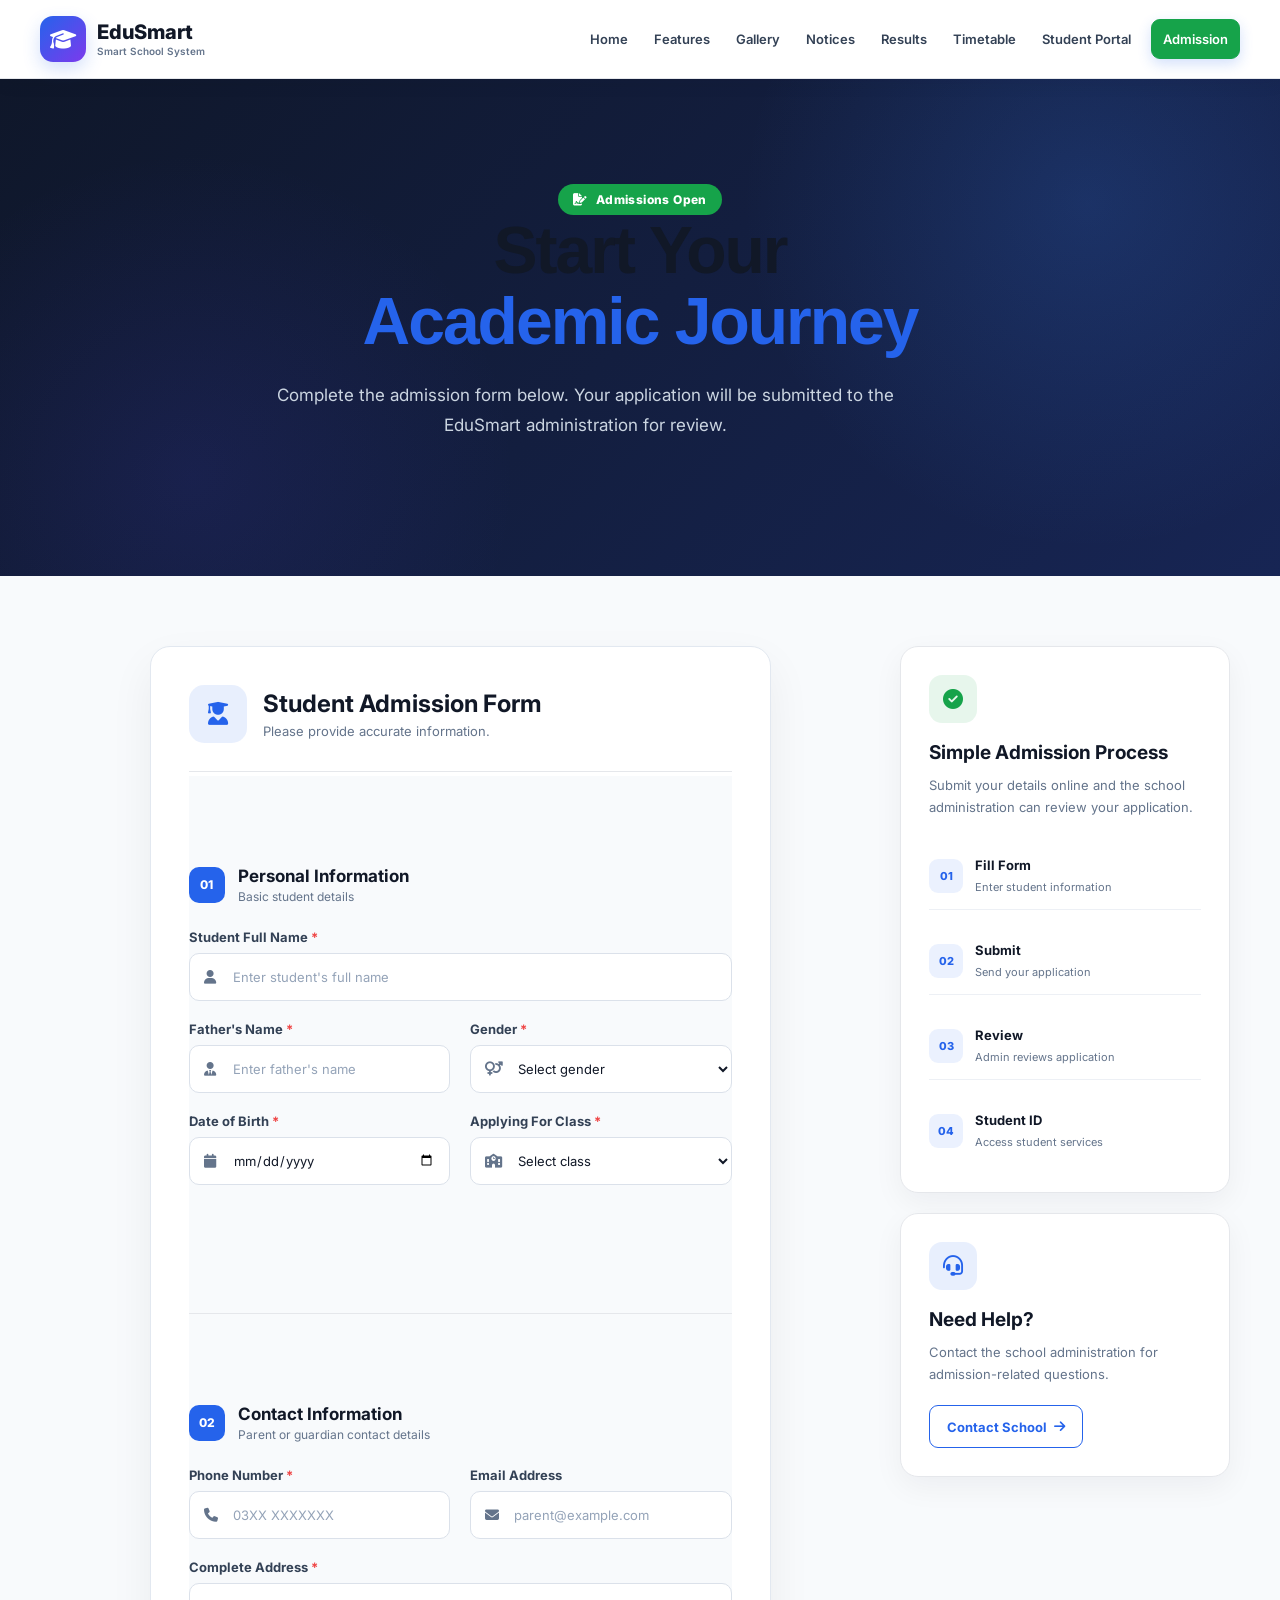
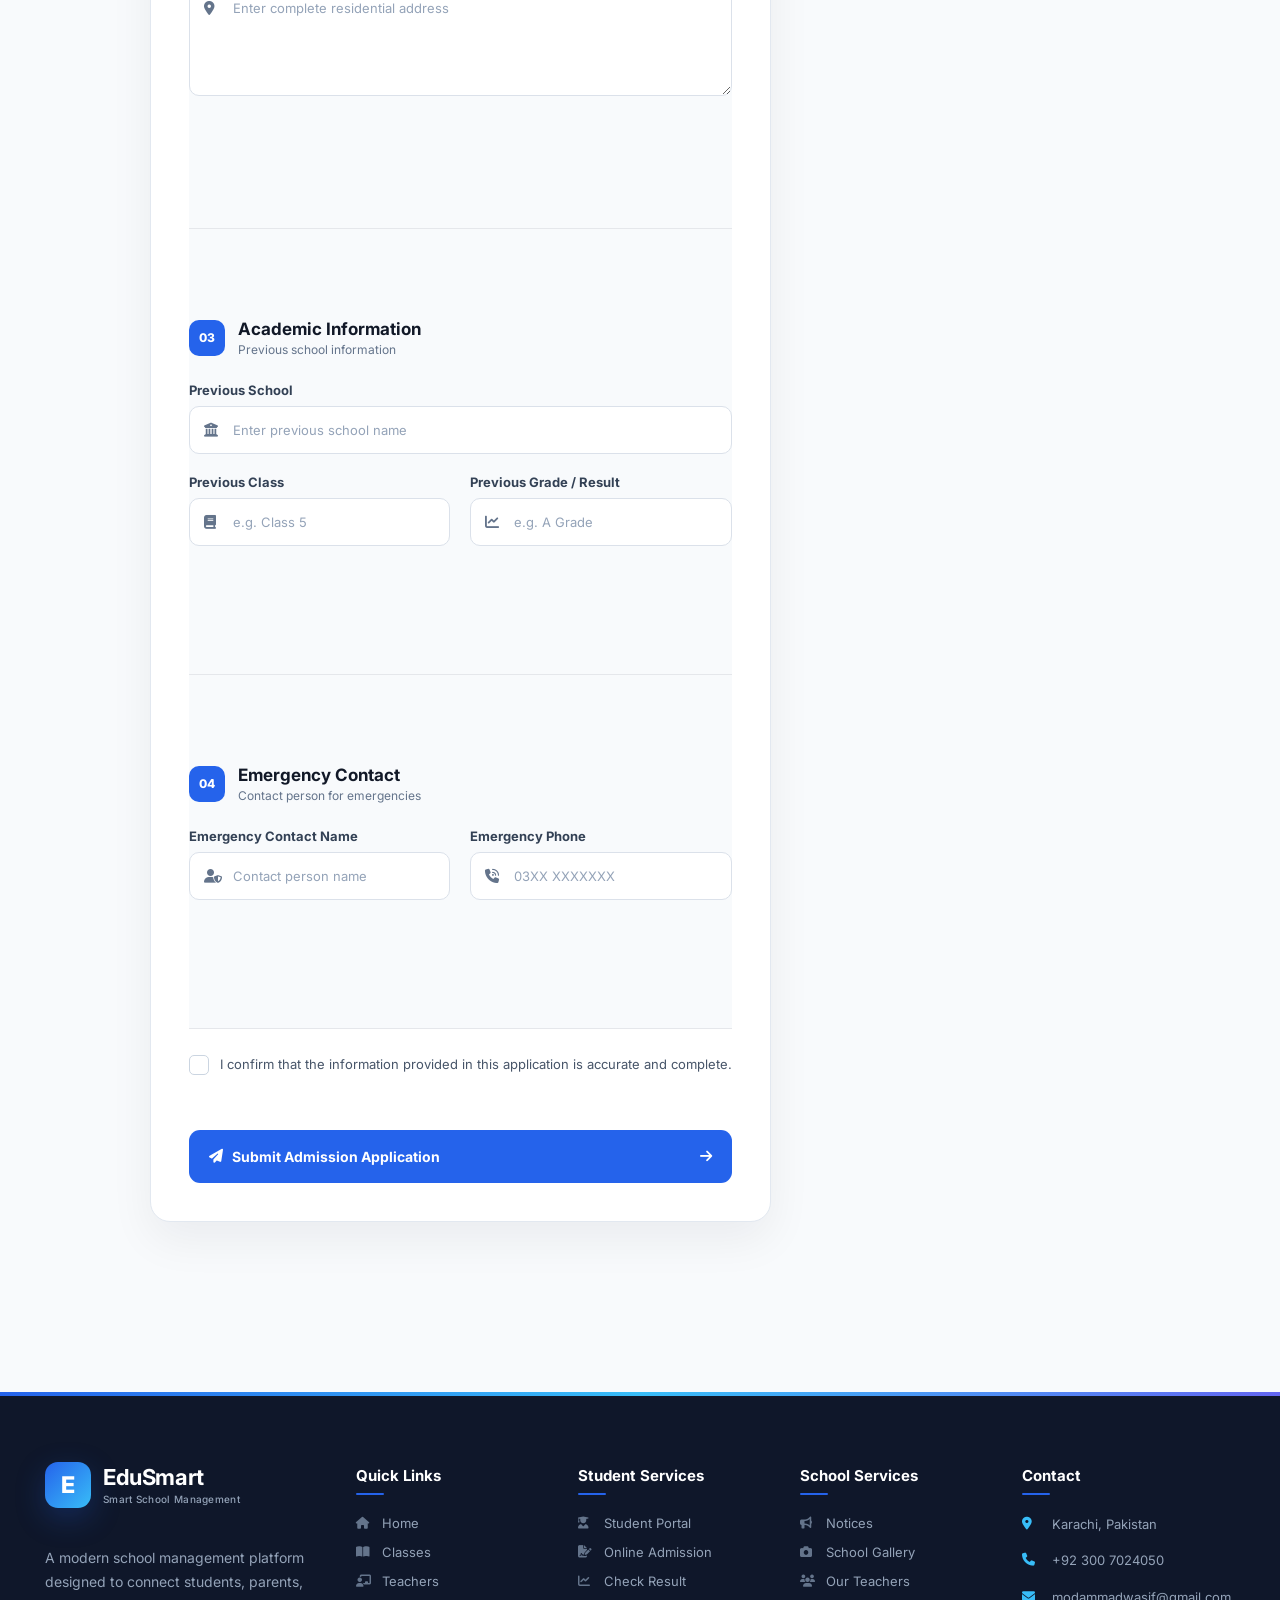
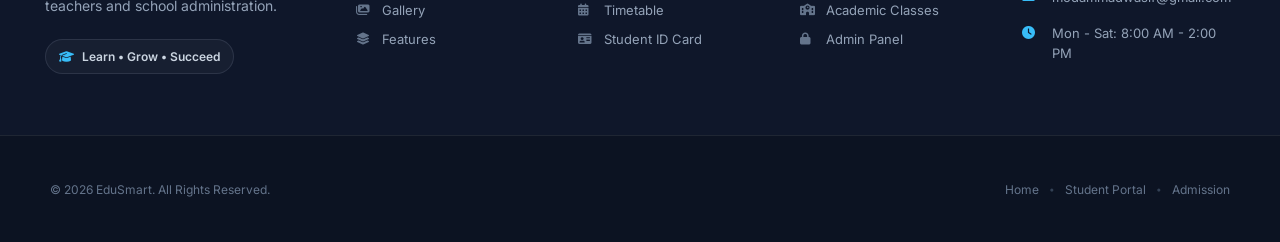
<file: admission.html>
<!DOCTYPE html>
<html lang="en">
<head>
    <meta charset="UTF-8">
    <meta name="viewport" content="width=device-width, initial-scale=1.0">

    <title>Admission | EduSmart</title>

    <meta
        name="description"
        content="Apply for admission at EduSmart Smart School System."
    >

    <link rel="preconnect" href="https://fonts.googleapis.com">
    <link rel="preconnect" href="https://fonts.gstatic.com" crossorigin>

    <link
        href="https://fonts.googleapis.com/css2?family=Inter:wght@400;500;600;700;800&family=Playfair+Display:wght@600;700&display=swap"
        rel="stylesheet"
    >

    <link
        rel="stylesheet"
        href="https://cdnjs.cloudflare.com/ajax/libs/font-awesome/6.5.2/css/all.min.css"
    >

    <link rel="stylesheet" href="style.css">
</head>

<body class="admission-page">

    <!-- HEADER -->
    <header class="site-header admission-header">

        <div class="container header-inner">

            <a href="index.html" class="brand">

                <div class="brand-logo">
                    <i class="fa-solid fa-graduation-cap"></i>
                </div>

                <div class="brand-text">
                    <strong>EduSmart</strong>
                    <span>Smart School System</span>
                </div>

            </a>


            <button
                type="button"
                class="mobile-menu-button"
                id="admissionMenuButton"
                aria-label="Open menu"
            >
                <i class="fa-solid fa-bars"></i>
            </button>


            <nav class="main-nav" id="admissionNav">

                <a href="index.html">Home</a>

                <a href="features.html">Features</a>

                <a href="gallery.html">Gallery</a>

                <a href="notices.html">Notices</a>

                <a href="results.html">Results</a>

                <a href="timetable.html">Timetable</a>

                <a href="student.html">Student Portal</a>

                <a href="admission.html" class="nav-button active">
                    Admission
                </a>

            </nav>

        </div>

    </header>


    <!-- HERO -->
    <section class="admission-hero">

        <div class="container">

            <div class="admission-hero-content">

                <span class="section-eyebrow">
                    <i class="fa-solid fa-file-signature"></i>
                    Admissions Open
                </span>

                <h1>
                    Start Your
                    <span>Academic Journey</span>
                </h1>

                <p>
                    Complete the admission form below. Your application
                    will be submitted to the EduSmart administration
                    for review.
                </p>

            </div>

        </div>

    </section>


    <!-- ADMISSION MAIN -->
    <main class="admission-main">

        <div class="container">

            <div class="admission-layout">

                <!-- FORM -->
                <section class="admission-form-card">

                    <div class="admission-form-header">

                        <div class="admission-form-icon">
                            <i class="fa-solid fa-user-graduate"></i>
                        </div>

                        <div>
                            <h2>Student Admission Form</h2>

                            <p>
                                Please provide accurate information.
                            </p>
                        </div>

                    </div>


                    <form id="admissionForm" novalidate>

                        <!-- PERSONAL INFORMATION -->
                        <div class="admission-form-section">

                            <div class="admission-section-title">

                                <span>01</span>

                                <div>
                                    <h3>Personal Information</h3>
                                    <p>Basic student details</p>
                                </div>

                            </div>


                            <div class="admission-form-grid">

                                <div class="admission-form-group full">

                                    <label for="admissionStudentName">
                                        Student Full Name
                                        <span>*</span>
                                    </label>

                                    <div class="admission-input-wrap">

                                        <i class="fa-solid fa-user"></i>

                                        <input
                                            type="text"
                                            id="admissionStudentName"
                                            placeholder="Enter student's full name"
                                            required
                                        >

                                    </div>

                                </div>


                                <div class="admission-form-group">

                                    <label for="admissionFatherName">
                                        Father's Name
                                        <span>*</span>
                                    </label>

                                    <div class="admission-input-wrap">

                                        <i class="fa-solid fa-user-tie"></i>

                                        <input
                                            type="text"
                                            id="admissionFatherName"
                                            placeholder="Enter father's name"
                                            required
                                        >

                                    </div>

                                </div>


                                <div class="admission-form-group">

                                    <label for="admissionGender">
                                        Gender
                                        <span>*</span>
                                    </label>

                                    <div class="admission-input-wrap">

                                        <i class="fa-solid fa-venus-mars"></i>

                                        <select
                                            id="admissionGender"
                                            required
                                        >
                                            <option value="">
                                                Select gender
                                            </option>

                                            <option value="Male">
                                                Male
                                            </option>

                                            <option value="Female">
                                                Female
                                            </option>

                                        </select>

                                    </div>

                                </div>


                                <div class="admission-form-group">

                                    <label for="admissionDob">
                                        Date of Birth
                                        <span>*</span>
                                    </label>

                                    <div class="admission-input-wrap">

                                        <i class="fa-solid fa-calendar"></i>

                                        <input
                                            type="date"
                                            id="admissionDob"
                                            required
                                        >

                                    </div>

                                </div>


                                <div class="admission-form-group">

                                    <label for="admissionClass">
                                        Applying For Class
                                        <span>*</span>
                                    </label>

                                    <div class="admission-input-wrap">

                                        <i class="fa-solid fa-school"></i>

                                        <select
                                            id="admissionClass"
                                            required
                                        >
                                            <option value="">
                                                Select class
                                            </option>

                                            <option value="Play Group">
                                                Play Group
                                            </option>

                                            <option value="ECED I">
                                                ECED I
                                            </option>

                                            <option value="ECED II">
                                                ECED II
                                            </option>

                                            <option value="Class 1">
                                                Class 1
                                            </option>

                                            <option value="Class 2">
                                                Class 2
                                            </option>

                                            <option value="Class 3">
                                                Class 3
                                            </option>

                                            <option value="Class 4">
                                                Class 4
                                            </option>

                                            <option value="Class 5">
                                                Class 5
                                            </option>

                                            <option value="Class 6">
                                                Class 6
                                            </option>

                                            <option value="Class 7">
                                                Class 7
                                            </option>

                                            <option value="Class 8">
                                                Class 8
                                            </option>

                                            <option value="Class 9">
                                                Class 9
                                            </option>

                                            <option value="Class 10">
                                                Class 10
                                            </option>

                                        </select>

                                    </div>

                                </div>

                            </div>

                        </div>


                        <!-- CONTACT -->
                        <div class="admission-form-section">

                            <div class="admission-section-title">

                                <span>02</span>

                                <div>
                                    <h3>Contact Information</h3>
                                    <p>Parent or guardian contact details</p>
                                </div>

                            </div>


                            <div class="admission-form-grid">

                                <div class="admission-form-group">

                                    <label for="admissionPhone">
                                        Phone Number
                                        <span>*</span>
                                    </label>

                                    <div class="admission-input-wrap">

                                        <i class="fa-solid fa-phone"></i>

                                        <input
                                            type="tel"
                                            id="admissionPhone"
                                            placeholder="03XX XXXXXXX"
                                            required
                                        >

                                    </div>

                                </div>


                                <div class="admission-form-group">

                                    <label for="admissionEmail">
                                        Email Address
                                    </label>

                                    <div class="admission-input-wrap">

                                        <i class="fa-solid fa-envelope"></i>

                                        <input
                                            type="email"
                                            id="admissionEmail"
                                            placeholder="parent@example.com"
                                        >

                                    </div>

                                </div>


                                <div class="admission-form-group full">

                                    <label for="admissionAddress">
                                        Complete Address
                                        <span>*</span>
                                    </label>

                                    <div class="admission-input-wrap textarea-wrap">

                                        <i class="fa-solid fa-location-dot"></i>

                                        <textarea
                                            id="admissionAddress"
                                            rows="4"
                                            placeholder="Enter complete residential address"
                                            required
                                        ></textarea>

                                    </div>

                                </div>

                            </div>

                        </div>


                        <!-- PREVIOUS SCHOOL -->
                        <div class="admission-form-section">

                            <div class="admission-section-title">

                                <span>03</span>

                                <div>
                                    <h3>Academic Information</h3>
                                    <p>Previous school information</p>
                                </div>

                            </div>


                            <div class="admission-form-grid">

                                <div class="admission-form-group full">

                                    <label for="admissionPreviousSchool">
                                        Previous School
                                    </label>

                                    <div class="admission-input-wrap">

                                        <i class="fa-solid fa-building-columns"></i>

                                        <input
                                            type="text"
                                            id="admissionPreviousSchool"
                                            placeholder="Enter previous school name"
                                        >

                                    </div>

                                </div>


                                <div class="admission-form-group">

                                    <label for="admissionPreviousClass">
                                        Previous Class
                                    </label>

                                    <div class="admission-input-wrap">

                                        <i class="fa-solid fa-book"></i>

                                        <input
                                            type="text"
                                            id="admissionPreviousClass"
                                            placeholder="e.g. Class 5"
                                        >

                                    </div>

                                </div>


                                <div class="admission-form-group">

                                    <label for="admissionPreviousGrade">
                                        Previous Grade / Result
                                    </label>

                                    <div class="admission-input-wrap">

                                        <i class="fa-solid fa-chart-line"></i>

                                        <input
                                            type="text"
                                            id="admissionPreviousGrade"
                                            placeholder="e.g. A Grade"
                                        >

                                    </div>

                                </div>

                            </div>

                        </div>


                        <!-- EMERGENCY -->
                        <div class="admission-form-section">

                            <div class="admission-section-title">

                                <span>04</span>

                                <div>
                                    <h3>Emergency Contact</h3>
                                    <p>Contact person for emergencies</p>
                                </div>

                            </div>


                            <div class="admission-form-grid">

                                <div class="admission-form-group">

                                    <label for="admissionEmergencyName">
                                        Emergency Contact Name
                                    </label>

                                    <div class="admission-input-wrap">

                                        <i class="fa-solid fa-user-shield"></i>

                                        <input
                                            type="text"
                                            id="admissionEmergencyName"
                                            placeholder="Contact person name"
                                        >

                                    </div>

                                </div>


                                <div class="admission-form-group">

                                    <label for="admissionEmergencyPhone">
                                        Emergency Phone
                                    </label>

                                    <div class="admission-input-wrap">

                                        <i class="fa-solid fa-phone-volume"></i>

                                        <input
                                            type="tel"
                                            id="admissionEmergencyPhone"
                                            placeholder="03XX XXXXXXX"
                                        >

                                    </div>

                                </div>

                            </div>

                        </div>


                        <!-- AGREEMENT -->
                        <div class="admission-agreement">

                            <label class="admission-checkbox">

                                <input
                                    type="checkbox"
                                    id="admissionAgreement"
                                    required
                                >

                                <span class="admission-checkmark"></span>

                                <span>
                                    I confirm that the information provided
                                    in this application is accurate and
                                    complete.
                                </span>

                            </label>

                        </div>


                        <div
                            class="admission-form-error"
                            id="admissionFormError"
                            aria-live="polite"
                        ></div>


                        <button
                            type="submit"
                            class="admission-submit-button"
                        >
                            <span>
                                <i class="fa-solid fa-paper-plane"></i>
                                Submit Admission Application
                            </span>

                            <i class="fa-solid fa-arrow-right"></i>
                        </button>

                    </form>

                </section>


                <!-- SIDE INFO -->
                <aside class="admission-info">

                    <div class="admission-info-card">

                        <div class="admission-info-icon">
                            <i class="fa-solid fa-circle-check"></i>
                        </div>

                        <h3>Simple Admission Process</h3>

                        <p>
                            Submit your details online and the school
                            administration can review your application.
                        </p>

                        <div class="admission-steps">

                            <div class="admission-step">

                                <span>01</span>

                                <div>
                                    <strong>Fill Form</strong>
                                    <small>
                                        Enter student information
                                    </small>
                                </div>

                            </div>


                            <div class="admission-step">

                                <span>02</span>

                                <div>
                                    <strong>Submit</strong>
                                    <small>
                                        Send your application
                                    </small>
                                </div>

                            </div>


                            <div class="admission-step">

                                <span>03</span>

                                <div>
                                    <strong>Review</strong>
                                    <small>
                                        Admin reviews application
                                    </small>
                                </div>

                            </div>


                            <div class="admission-step">

                                <span>04</span>

                                <div>
                                    <strong>Student ID</strong>
                                    <small>
                                        Access student services
                                    </small>
                                </div>

                            </div>

                        </div>

                    </div>


                    <div class="admission-contact-card">

                        <div class="admission-contact-icon">
                            <i class="fa-solid fa-headset"></i>
                        </div>

                        <h3>Need Help?</h3>

                        <p>
                            Contact the school administration for
                            admission-related questions.
                        </p>

                        <a href="index.html#contact">
                            Contact School
                            <i class="fa-solid fa-arrow-right"></i>
                        </a>

                    </div>

                </aside>

            </div>

        </div>

    </main>


    <!-- SUCCESS MODAL -->
    <div
        class="admission-success-modal"
        id="admissionSuccessModal"
        hidden
    >

        <div class="admission-success-overlay"></div>

        <div class="admission-success-box">

            <div class="admission-success-icon">
                <i class="fa-solid fa-check"></i>
            </div>

            <span class="section-eyebrow">
                Application Submitted
            </span>

            <h2>Admission Request Received!</h2>

            <p>
                Your admission application has been successfully
                submitted. Please save your application number.
            </p>

            <div class="admission-application-number">

                <span>Application Number</span>

                <strong id="generatedApplicationNumber">
                    —
                </strong>

            </div>

            <p class="admission-success-note">
                You can use your registered details to access the
                Student Portal after your record is approved.
            </p>

            <div class="admission-success-actions">

                <a
                    href="student.html"
                    class="admission-success-primary"
                >
                    <i class="fa-solid fa-user-graduate"></i>
                    Student Portal
                </a>

                <button
                    type="button"
                    id="closeAdmissionSuccess"
                    class="admission-success-secondary"
                >
                    Close
                </button>

            </div>

        </div>

    </div>


    <!-- FOOTER -->
    <footer class="site-footer">

    <div class="footer-main">

        <!-- BRAND -->
        <div class="footer-brand">
            <a href="index.html" class="footer-logo">
                <span class="footer-logo-icon">E</span>
                <span>
                    <strong>EduSmart</strong>
                    <small>Smart School Management</small>
                </span>
            </a>

            <p>
                A modern school management platform designed to connect
                students, parents, teachers and school administration.
            </p>

            <div class="footer-badge">
                <i class="fas fa-graduation-cap"></i>
                Learn • Grow • Succeed
            </div>
        </div>

        <!-- QUICK LINKS -->
        <div class="footer-column">
            <h3>Quick Links</h3>

            <a href="index.html">
                <i class="fas fa-home"></i> Home
            </a>

            <a href="classes.html">
                <i class="fas fa-book-open"></i> Classes
            </a>

            <a href="teachers.html">
                <i class="fas fa-chalkboard-teacher"></i> Teachers
            </a>

            <a href="gallery.html">
                <i class="fas fa-images"></i> Gallery
            </a>

            <a href="features.html">
                <i class="fas fa-layer-group"></i> Features
            </a>
        </div>

        <!-- STUDENT SERVICES -->
        <div class="footer-column">
            <h3>Student Services</h3>

            <a href="student.html">
                <i class="fas fa-user-graduate"></i> Student Portal
            </a>

            <a href="admission.html">
                <i class="fas fa-file-signature"></i> Online Admission
            </a>

            <a href="result.html">
                <i class="fas fa-chart-line"></i> Check Result
            </a>

            <a href="timetable.html">
                <i class="fas fa-calendar-alt"></i> Timetable
            </a>

            <a href="id-card.html">
                <i class="fas fa-id-card"></i> Student ID Card
            </a>
        </div>

        <!-- SCHOOL SERVICES -->
        <div class="footer-column">
            <h3>School Services</h3>

            <a href="notice.html">
                <i class="fas fa-bullhorn"></i> Notices
            </a>

            <a href="gallery.html">
                <i class="fas fa-camera"></i> School Gallery
            </a>

            <a href="teachers.html">
                <i class="fas fa-users"></i> Our Teachers
            </a>

            <a href="classes.html">
                <i class="fas fa-school"></i> Academic Classes
            </a>

            <a href="admin.html">
                <i class="fas fa-lock"></i> Admin Panel
            </a>
        </div>

        <!-- CONTACT -->
        <div class="footer-column footer-contact">
            <h3>Contact</h3>

            <div class="footer-contact-item">
                <i class="fas fa-map-marker-alt"></i>
                <span>Karachi, Pakistan</span>
            </div>

            <div class="footer-contact-item">
                <i class="fas fa-phone"></i>
                <a href="tel:+923007024050">
                    +92 300 7024050
                </a>
            </div>

            <div class="footer-contact-item">
                <i class="fas fa-envelope"></i>
                <a href="mailto:modammadwasif@gmail.com">
                    modammadwasif@gmail.com
                </a>
            </div>

            <div class="footer-contact-item">
                <i class="fas fa-clock"></i>
                <span>Mon - Sat: 8:00 AM - 2:00 PM</span>
            </div>
        </div>

    </div>

    <!-- FOOTER BOTTOM -->
    <div class="footer-bottom">
        <div class="footer-bottom-inner">

            <p>
                © <span data-current-year>2026</span>
                EduSmart. All Rights Reserved.
            </p>

            <div class="footer-bottom-links">
                <a href="index.html">Home</a>
                <span>•</span>
                <a href="student.html">Student Portal</a>
                <span>•</span>
                <a href="admission.html">Admission</a>
            </div>

        </div>
    </div>

</footer>

    <script src="script.js"></script>

</body>
</html>
</file>
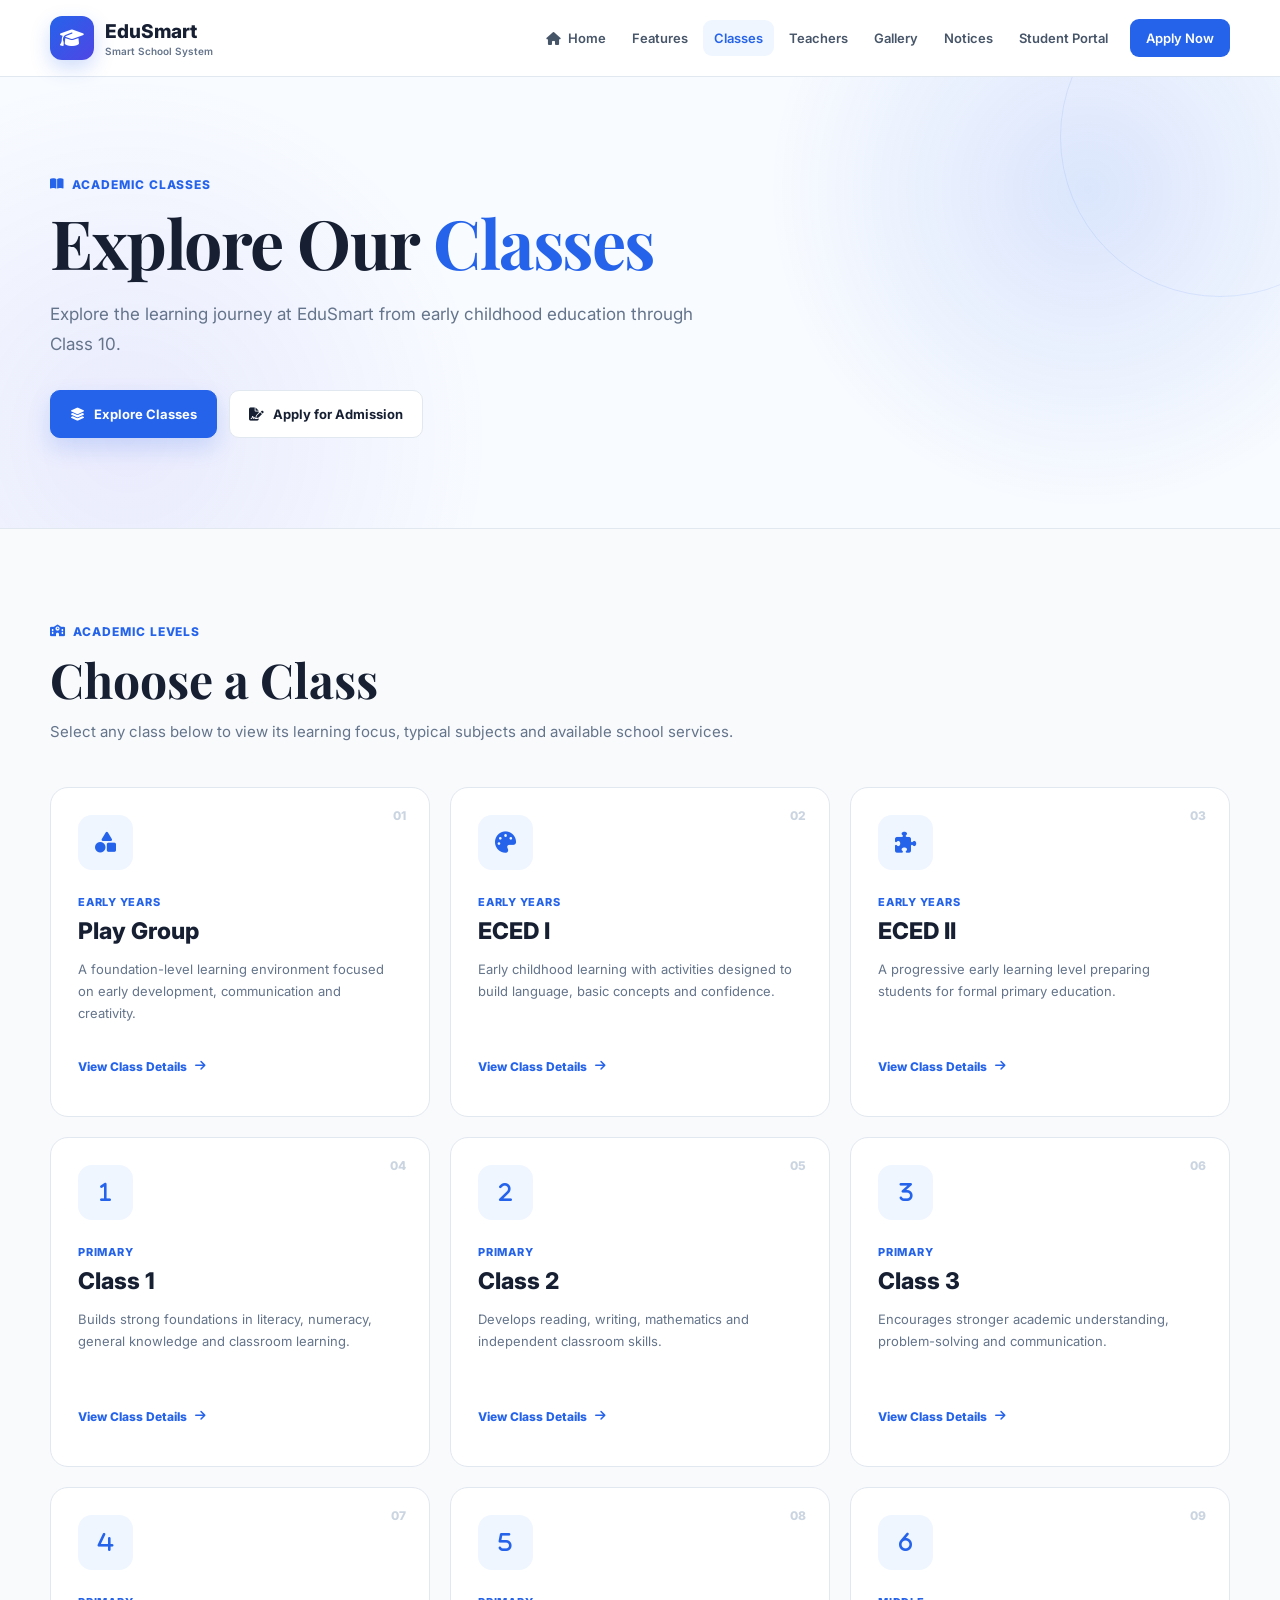
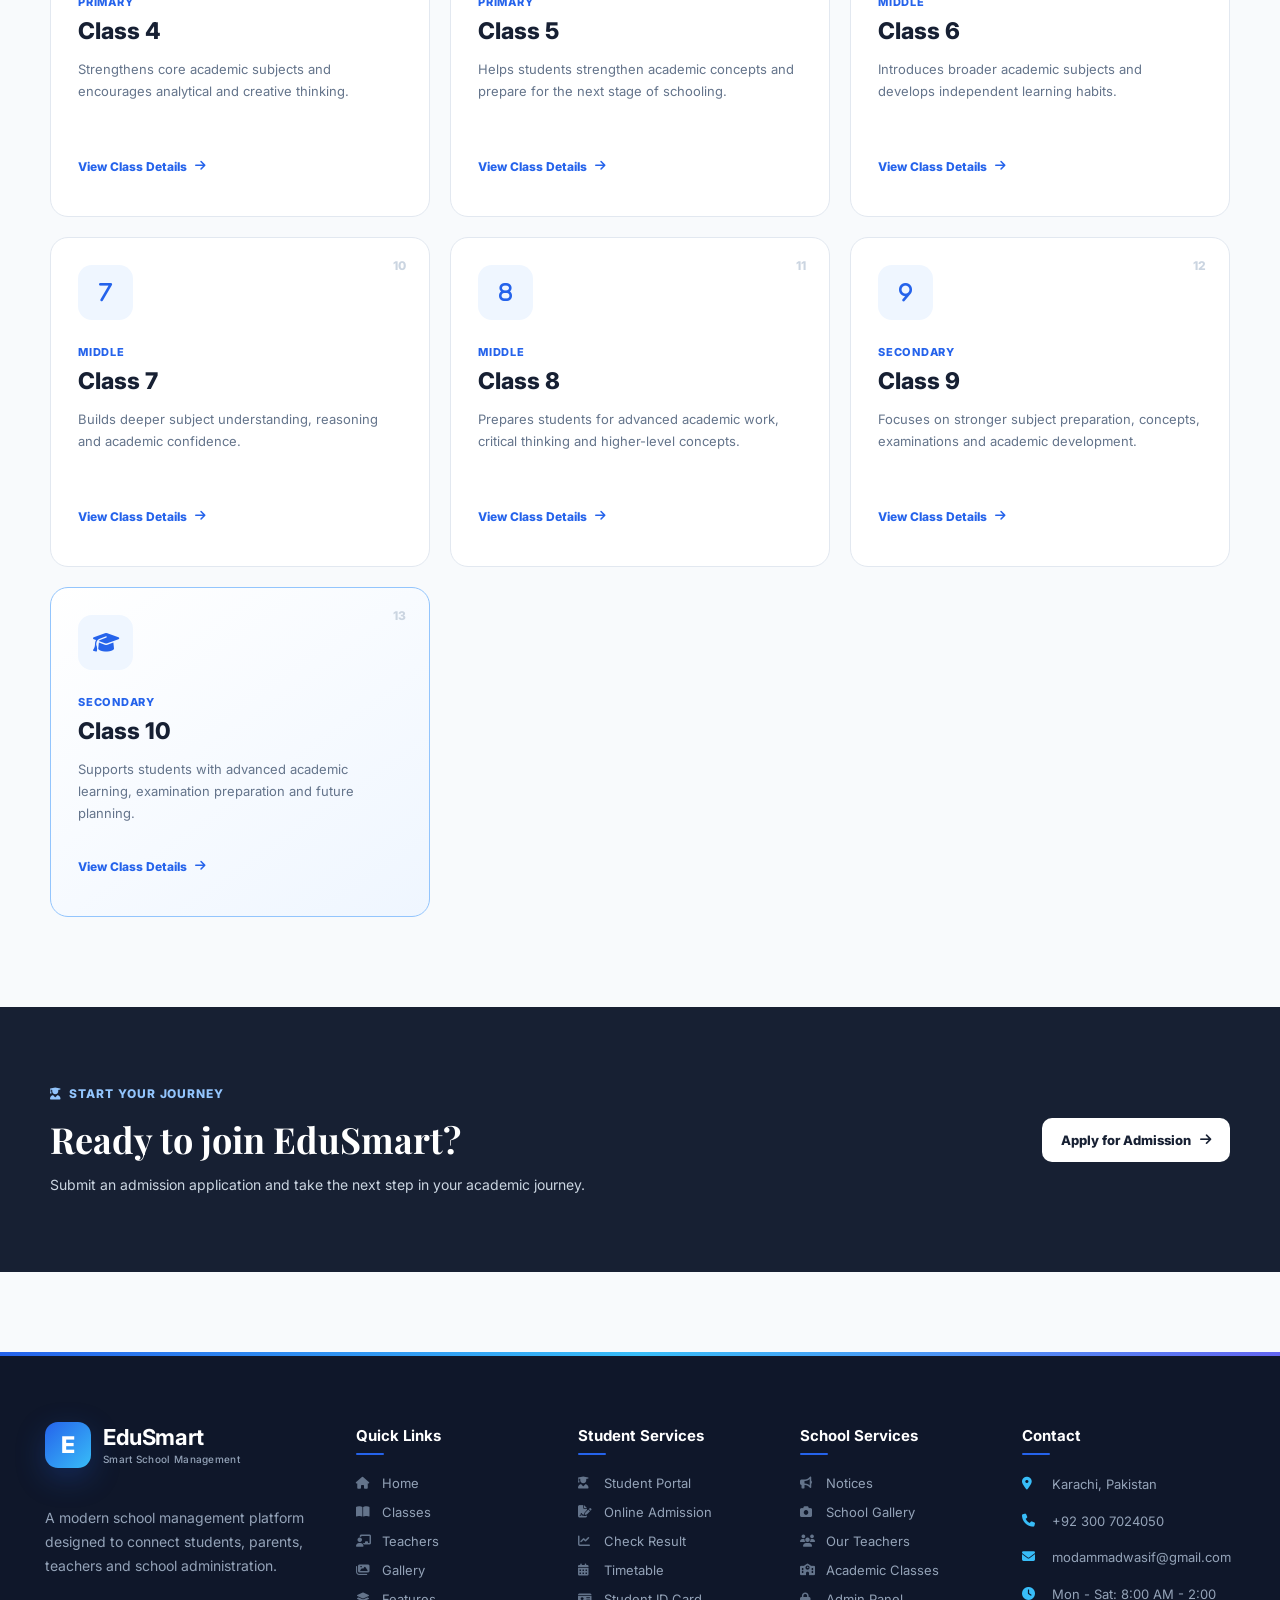
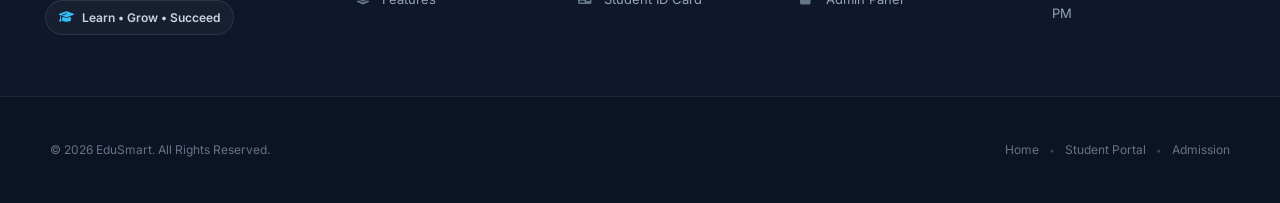
<file: classes.html>
<!DOCTYPE html>
<html lang="en">
<head>
    <meta charset="UTF-8">
    <meta name="viewport" content="width=device-width, initial-scale=1.0">

    <title>Classes | EduSmart</title>

    <meta
        name="description"
        content="Explore EduSmart classes from Play Group to Class 10."
    >

    <link rel="preconnect" href="https://fonts.googleapis.com">
    <link rel="preconnect" href="https://fonts.gstatic.com" crossorigin>

    <link
        href="https://fonts.googleapis.com/css2?family=Inter:wght@400;500;600;700;800&family=Playfair+Display:wght@600;700&display=swap"
        rel="stylesheet"
    >

    <link
        rel="stylesheet"
        href="https://cdnjs.cloudflare.com/ajax/libs/font-awesome/6.5.2/css/all.min.css"
    >

    <link rel="stylesheet" href="style.css">
</head>

<body class="classes-page" id="classesPage">

    <!-- HEADER -->
    <header class="classes-header">
        <div class="classes-container classes-header-inner">

            <a href="index.html" class="classes-logo">
                <span class="classes-logo-icon">
                    <i class="fa-solid fa-graduation-cap"></i>
                </span>

                <span>
                    <strong>EduSmart</strong>
                    <small>Smart School System</small>
                </span>
            </a>

            <nav class="classes-nav" id="classesNav">
                <a href="index.html">
                    <i class="fa-solid fa-house"></i>
                    Home
                </a>

                <a href="features.html">
                    Features
                </a>

                <a href="classes.html" class="active">
                    Classes
                </a>

                <a href="teachers.html">
                    Teachers
                </a>

                <a href="gallery.html">
                    Gallery
                </a>

                <a href="notice.html">
                    Notices
                </a>

                <a href="student.html">
                    Student Portal
                </a>

                <a href="admission.html" class="classes-nav-button">
                    Apply Now
                </a>
            </nav>

            <button
                type="button"
                class="classes-menu-button"
                id="classesMenuButton"
                aria-label="Open menu"
            >
                <i class="fa-solid fa-bars"></i>
            </button>

        </div>
    </header>


    <!-- HERO -->
    <section class="classes-hero">
        <div class="classes-container">

            <div class="classes-hero-content">

                <span class="classes-eyebrow">
                    <i class="fa-solid fa-book-open"></i>
                    Academic Classes
                </span>

                <h1>
                    Explore Our
                    <span>Classes</span>
                </h1>

                <p>
                    Explore the learning journey at EduSmart from early
                    childhood education through Class 10.
                </p>

                <div class="classes-hero-actions">
                    <a href="#allClasses" class="classes-primary-button">
                        <i class="fa-solid fa-layer-group"></i>
                        Explore Classes
                    </a>

                    <a href="admission.html" class="classes-secondary-button">
                        <i class="fa-solid fa-file-signature"></i>
                        Apply for Admission
                    </a>
                </div>

            </div>

        </div>
    </section>


    <!-- CLASS LEVELS -->
    <main class="classes-main" id="allClasses">

        <div class="classes-container">

            <div class="classes-section-heading">

                <span class="classes-eyebrow">
                    <i class="fa-solid fa-school"></i>
                    Academic Levels
                </span>

                <h2>
                    Choose a Class
                </h2>

                <p>
                    Select any class below to view its learning focus,
                    typical subjects and available school services.
                </p>

            </div>


            <!-- CLASS GRID -->
            <div class="classes-grid" id="classesGrid">

                <!-- PLAY GROUP -->
                <article class="class-card" data-class="Play Group">

                    <div class="class-card-number">01</div>

                    <div class="class-card-icon">
                        <i class="fa-solid fa-shapes"></i>
                    </div>

                    <span class="class-card-level">
                        Early Years
                    </span>

                    <h3>Play Group</h3>

                    <p>
                        A foundation-level learning environment focused
                        on early development, communication and creativity.
                    </p>

                    <button
                        type="button"
                        class="class-details-button"
                        data-class="Play Group"
                    >
                        View Class Details
                        <i class="fa-solid fa-arrow-right"></i>
                    </button>

                </article>


                <!-- ECED I -->
                <article class="class-card" data-class="ECED I">

                    <div class="class-card-number">02</div>

                    <div class="class-card-icon">
                        <i class="fa-solid fa-palette"></i>
                    </div>

                    <span class="class-card-level">
                        Early Years
                    </span>

                    <h3>ECED I</h3>

                    <p>
                        Early childhood learning with activities designed
                        to build language, basic concepts and confidence.
                    </p>

                    <button
                        type="button"
                        class="class-details-button"
                        data-class="ECED I"
                    >
                        View Class Details
                        <i class="fa-solid fa-arrow-right"></i>
                    </button>

                </article>


                <!-- ECED II -->
                <article class="class-card" data-class="ECED II">

                    <div class="class-card-number">03</div>

                    <div class="class-card-icon">
                        <i class="fa-solid fa-puzzle-piece"></i>
                    </div>

                    <span class="class-card-level">
                        Early Years
                    </span>

                    <h3>ECED II</h3>

                    <p>
                        A progressive early learning level preparing
                        students for formal primary education.
                    </p>

                    <button
                        type="button"
                        class="class-details-button"
                        data-class="ECED II"
                    >
                        View Class Details
                        <i class="fa-solid fa-arrow-right"></i>
                    </button>

                </article>


                <!-- CLASS 1 -->
                <article class="class-card" data-class="Class 1">

                    <div class="class-card-number">04</div>

                    <div class="class-card-icon">
                        <i class="fa-solid fa-1"></i>
                    </div>

                    <span class="class-card-level">
                        Primary
                    </span>

                    <h3>Class 1</h3>

                    <p>
                        Builds strong foundations in literacy, numeracy,
                        general knowledge and classroom learning.
                    </p>

                    <button type="button" class="class-details-button" data-class="Class 1">
                        View Class Details
                        <i class="fa-solid fa-arrow-right"></i>
                    </button>

                </article>


                <!-- CLASS 2 -->
                <article class="class-card" data-class="Class 2">

                    <div class="class-card-number">05</div>

                    <div class="class-card-icon">
                        <i class="fa-solid fa-2"></i>
                    </div>

                    <span class="class-card-level">
                        Primary
                    </span>

                    <h3>Class 2</h3>

                    <p>
                        Develops reading, writing, mathematics and
                        independent classroom skills.
                    </p>

                    <button type="button" class="class-details-button" data-class="Class 2">
                        View Class Details
                        <i class="fa-solid fa-arrow-right"></i>
                    </button>

                </article>


                <!-- CLASS 3 -->
                <article class="class-card" data-class="Class 3">

                    <div class="class-card-number">06</div>

                    <div class="class-card-icon">
                        <i class="fa-solid fa-3"></i>
                    </div>

                    <span class="class-card-level">
                        Primary
                    </span>

                    <h3>Class 3</h3>

                    <p>
                        Encourages stronger academic understanding,
                        problem-solving and communication.
                    </p>

                    <button type="button" class="class-details-button" data-class="Class 3">
                        View Class Details
                        <i class="fa-solid fa-arrow-right"></i>
                    </button>

                </article>


                <!-- CLASS 4 -->
                <article class="class-card" data-class="Class 4">

                    <div class="class-card-number">07</div>

                    <div class="class-card-icon">
                        <i class="fa-solid fa-4"></i>
                    </div>

                    <span class="class-card-level">
                        Primary
                    </span>

                    <h3>Class 4</h3>

                    <p>
                        Strengthens core academic subjects and encourages
                        analytical and creative thinking.
                    </p>

                    <button type="button" class="class-details-button" data-class="Class 4">
                        View Class Details
                        <i class="fa-solid fa-arrow-right"></i>
                    </button>

                </article>


                <!-- CLASS 5 -->
                <article class="class-card" data-class="Class 5">

                    <div class="class-card-number">08</div>

                    <div class="class-card-icon">
                        <i class="fa-solid fa-5"></i>
                    </div>

                    <span class="class-card-level">
                        Primary
                    </span>

                    <h3>Class 5</h3>

                    <p>
                        Helps students strengthen academic concepts and
                        prepare for the next stage of schooling.
                    </p>

                    <button type="button" class="class-details-button" data-class="Class 5">
                        View Class Details
                        <i class="fa-solid fa-arrow-right"></i>
                    </button>

                </article>


                <!-- CLASS 6 -->
                <article class="class-card" data-class="Class 6">

                    <div class="class-card-number">09</div>

                    <div class="class-card-icon">
                        <i class="fa-solid fa-6"></i>
                    </div>

                    <span class="class-card-level">
                        Middle
                    </span>

                    <h3>Class 6</h3>

                    <p>
                        Introduces broader academic subjects and develops
                        independent learning habits.
                    </p>

                    <button type="button" class="class-details-button" data-class="Class 6">
                        View Class Details
                        <i class="fa-solid fa-arrow-right"></i>
                    </button>

                </article>


                <!-- CLASS 7 -->
                <article class="class-card" data-class="Class 7">

                    <div class="class-card-number">10</div>

                    <div class="class-card-icon">
                        <i class="fa-solid fa-7"></i>
                    </div>

                    <span class="class-card-level">
                        Middle
                    </span>

                    <h3>Class 7</h3>

                    <p>
                        Builds deeper subject understanding, reasoning and
                        academic confidence.
                    </p>

                    <button type="button" class="class-details-button" data-class="Class 7">
                        View Class Details
                        <i class="fa-solid fa-arrow-right"></i>
                    </button>

                </article>


                <!-- CLASS 8 -->
                <article class="class-card" data-class="Class 8">

                    <div class="class-card-number">11</div>

                    <div class="class-card-icon">
                        <i class="fa-solid fa-8"></i>
                    </div>

                    <span class="class-card-level">
                        Middle
                    </span>

                    <h3>Class 8</h3>

                    <p>
                        Prepares students for advanced academic work,
                        critical thinking and higher-level concepts.
                    </p>

                    <button type="button" class="class-details-button" data-class="Class 8">
                        View Class Details
                        <i class="fa-solid fa-arrow-right"></i>
                    </button>

                </article>


                <!-- CLASS 9 -->
                <article class="class-card" data-class="Class 9">

                    <div class="class-card-number">12</div>

                    <div class="class-card-icon">
                        <i class="fa-solid fa-9"></i>
                    </div>

                    <span class="class-card-level">
                        Secondary
                    </span>

                    <h3>Class 9</h3>

                    <p>
                        Focuses on stronger subject preparation, concepts,
                        examinations and academic development.
                    </p>

                    <button type="button" class="class-details-button" data-class="Class 9">
                        View Class Details
                        <i class="fa-solid fa-arrow-right"></i>
                    </button>

                </article>


                <!-- CLASS 10 -->
                <article class="class-card class-card-featured" data-class="Class 10">

                    <div class="class-card-number">13</div>

                    <div class="class-card-icon">
                        <i class="fa-solid fa-graduation-cap"></i>
                    </div>

                    <span class="class-card-level">
                        Secondary
                    </span>

                    <h3>Class 10</h3>

                    <p>
                        Supports students with advanced academic learning,
                        examination preparation and future planning.
                    </p>

                    <button type="button" class="class-details-button" data-class="Class 10">
                        View Class Details
                        <i class="fa-solid fa-arrow-right"></i>
                    </button>

                </article>

            </div>


            <!-- DETAILS PANEL -->
            <section
                class="class-details-panel"
                id="classDetailsPanel"
                aria-hidden="true"
            >

                <button
                    type="button"
                    class="class-details-close"
                    id="classDetailsClose"
                    aria-label="Close class details"
                >
                    <i class="fa-solid fa-xmark"></i>
                </button>

                <div class="class-details-icon" id="classDetailsIcon">
                    <i class="fa-solid fa-book-open"></i>
                </div>

                <span class="class-details-level" id="classDetailsLevel">
                    Academic Level
                </span>

                <h2 id="classDetailsTitle">
                    Class Details
                </h2>

                <p id="classDetailsDescription">
                    Select a class to view its details.
                </p>


                <div class="class-details-columns">

                    <div class="class-detail-box">

                        <h3>
                            <i class="fa-solid fa-bullseye"></i>
                            Learning Focus
                        </h3>

                        <ul id="classDetailsFocus"></ul>

                    </div>


                    <div class="class-detail-box">

                        <h3>
                            <i class="fa-solid fa-book"></i>
                            Typical Subjects
                        </h3>

                        <ul id="classDetailsSubjects"></ul>

                    </div>

                </div>


                <div class="class-details-actions">

                    <a
                        href="admission.html"
                        class="classes-primary-button"
                    >
                        <i class="fa-solid fa-file-signature"></i>
                        Apply for This Class
                    </a>

                    <a
                        href="timetable.html"
                        class="classes-secondary-button"
                    >
                        <i class="fa-solid fa-calendar-days"></i>
                        View Timetable
                    </a>

                </div>

            </section>

        </div>

    </main>


    <!-- CTA -->
    <section class="classes-bottom-cta">

        <div class="classes-container">

            <div class="classes-cta-content">

                <div>
                    <span class="classes-eyebrow">
                        <i class="fa-solid fa-user-graduate"></i>
                        Start Your Journey
                    </span>

                    <h2>
                        Ready to join EduSmart?
                    </h2>

                    <p>
                        Submit an admission application and take the next
                        step in your academic journey.
                    </p>
                </div>

                <a href="admission.html" class="classes-cta-button">
                    Apply for Admission
                    <i class="fa-solid fa-arrow-right"></i>
                </a>

            </div>

        </div>

    </section>

 <footer class="site-footer">

    <div class="footer-main">

        <!-- BRAND -->
        <div class="footer-brand">
            <a href="index.html" class="footer-logo">
                <span class="footer-logo-icon">E</span>
                <span>
                    <strong>EduSmart</strong>
                    <small>Smart School Management</small>
                </span>
            </a>

            <p>
                A modern school management platform designed to connect
                students, parents, teachers and school administration.
            </p>

            <div class="footer-badge">
                <i class="fas fa-graduation-cap"></i>
                Learn • Grow • Succeed
            </div>
        </div>

        <!-- QUICK LINKS -->
        <div class="footer-column">
            <h3>Quick Links</h3>

            <a href="index.html">
                <i class="fas fa-home"></i> Home
            </a>

            <a href="classes.html">
                <i class="fas fa-book-open"></i> Classes
            </a>

            <a href="teachers.html">
                <i class="fas fa-chalkboard-teacher"></i> Teachers
            </a>

            <a href="gallery.html">
                <i class="fas fa-images"></i> Gallery
            </a>

            <a href="features.html">
                <i class="fas fa-layer-group"></i> Features
            </a>
        </div>

        <!-- STUDENT SERVICES -->
        <div class="footer-column">
            <h3>Student Services</h3>

            <a href="student.html">
                <i class="fas fa-user-graduate"></i> Student Portal
            </a>

            <a href="admission.html">
                <i class="fas fa-file-signature"></i> Online Admission
            </a>

            <a href="result.html">
                <i class="fas fa-chart-line"></i> Check Result
            </a>

            <a href="timetable.html">
                <i class="fas fa-calendar-alt"></i> Timetable
            </a>

            <a href="id-card.html">
                <i class="fas fa-id-card"></i> Student ID Card
            </a>
        </div>

        <!-- SCHOOL SERVICES -->
        <div class="footer-column">
            <h3>School Services</h3>

            <a href="notice.html">
                <i class="fas fa-bullhorn"></i> Notices
            </a>

            <a href="gallery.html">
                <i class="fas fa-camera"></i> School Gallery
            </a>

            <a href="teachers.html">
                <i class="fas fa-users"></i> Our Teachers
            </a>

            <a href="classes.html">
                <i class="fas fa-school"></i> Academic Classes
            </a>

            <a href="admin.html">
                <i class="fas fa-lock"></i> Admin Panel
            </a>
        </div>

        <!-- CONTACT -->
        <div class="footer-column footer-contact">
            <h3>Contact</h3>

            <div class="footer-contact-item">
                <i class="fas fa-map-marker-alt"></i>
                <span>Karachi, Pakistan</span>
            </div>

            <div class="footer-contact-item">
                <i class="fas fa-phone"></i>
                <a href="tel:+923007024050">
                    +92 300 7024050
                </a>
            </div>

            <div class="footer-contact-item">
                <i class="fas fa-envelope"></i>
                <a href="mailto:modammadwasif@gmail.com">
                    modammadwasif@gmail.com
                </a>
            </div>

            <div class="footer-contact-item">
                <i class="fas fa-clock"></i>
                <span>Mon - Sat: 8:00 AM - 2:00 PM</span>
            </div>
        </div>

    </div>

    <!-- FOOTER BOTTOM -->
    <div class="footer-bottom">
        <div class="footer-bottom-inner">

            <p>
                © <span data-current-year>2026</span>
                EduSmart. All Rights Reserved.
            </p>

            <div class="footer-bottom-links">
                <a href="index.html">Home</a>
                <span>•</span>
                <a href="student.html">Student Portal</a>
                <span>•</span>
                <a href="admission.html">Admission</a>
            </div>

        </div>
    </div>

</footer>


    <script src="script.js"></script>

</body>
</html>
</file>
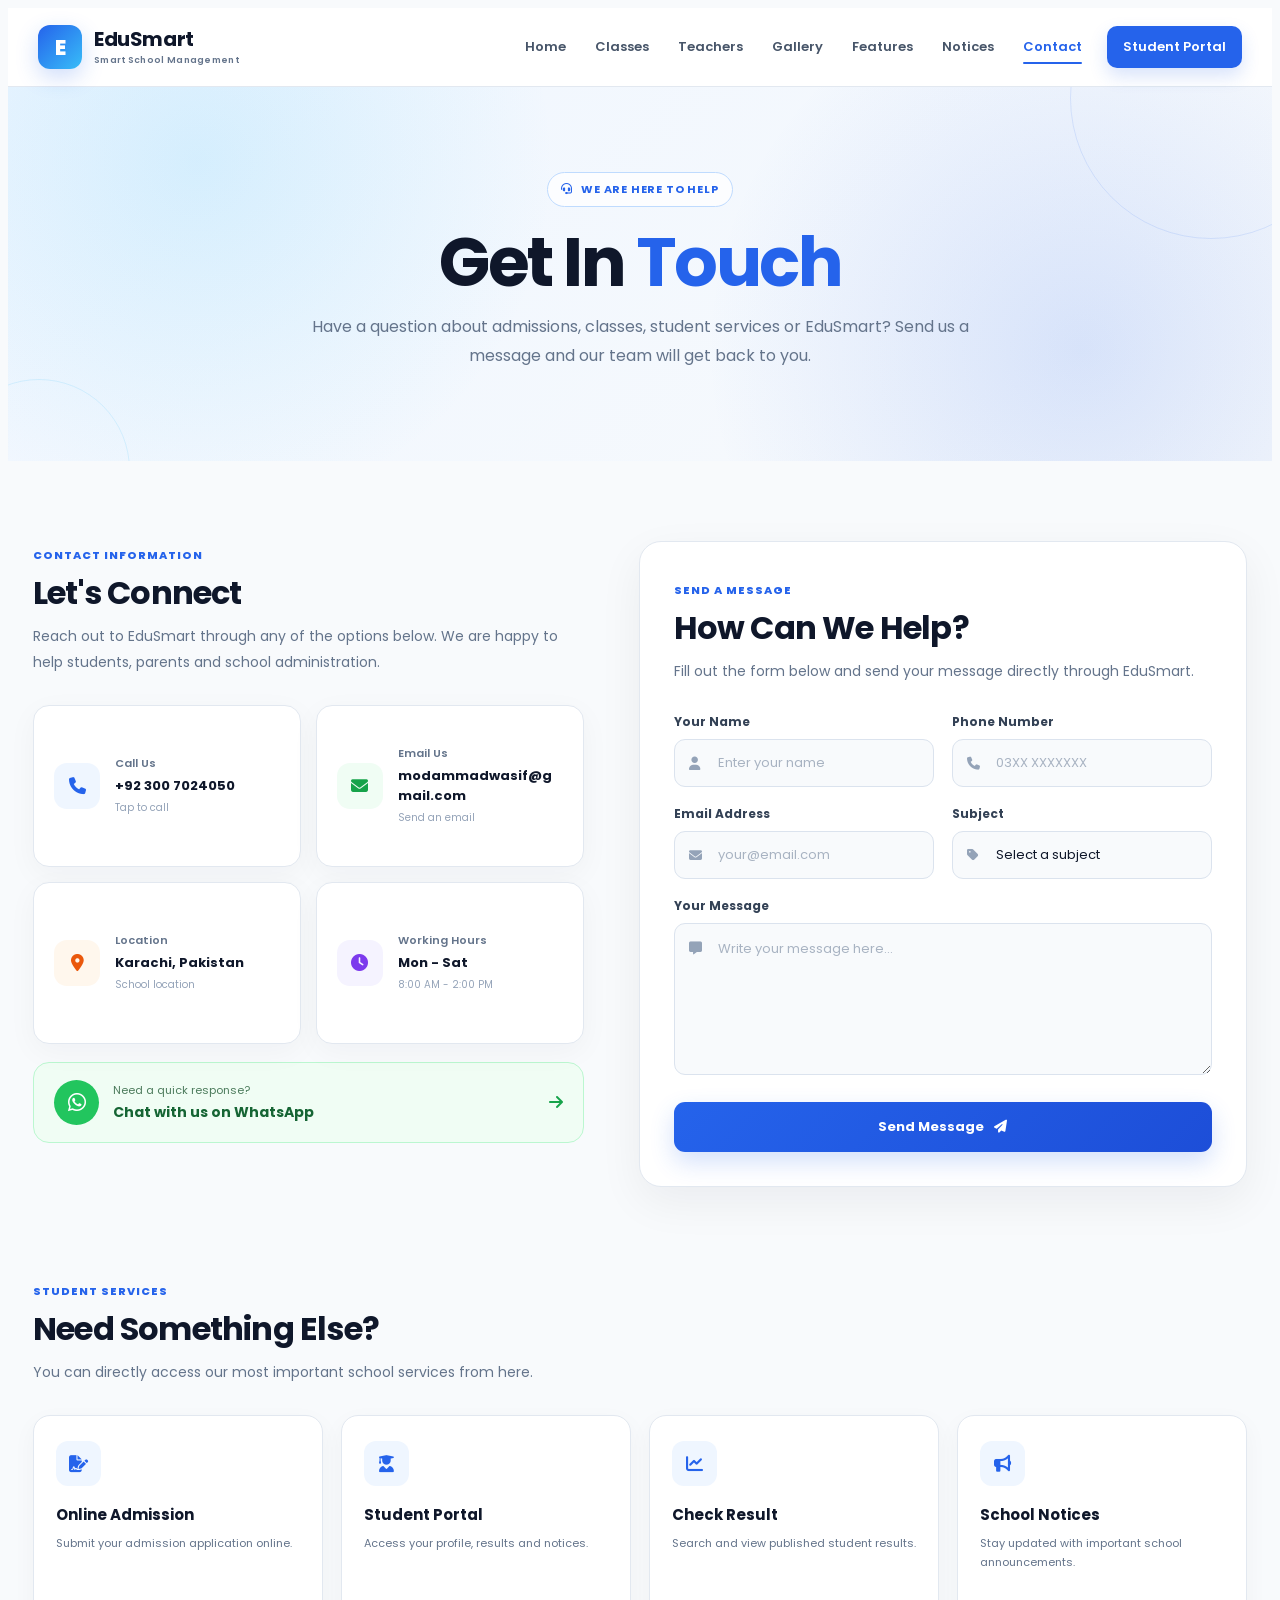
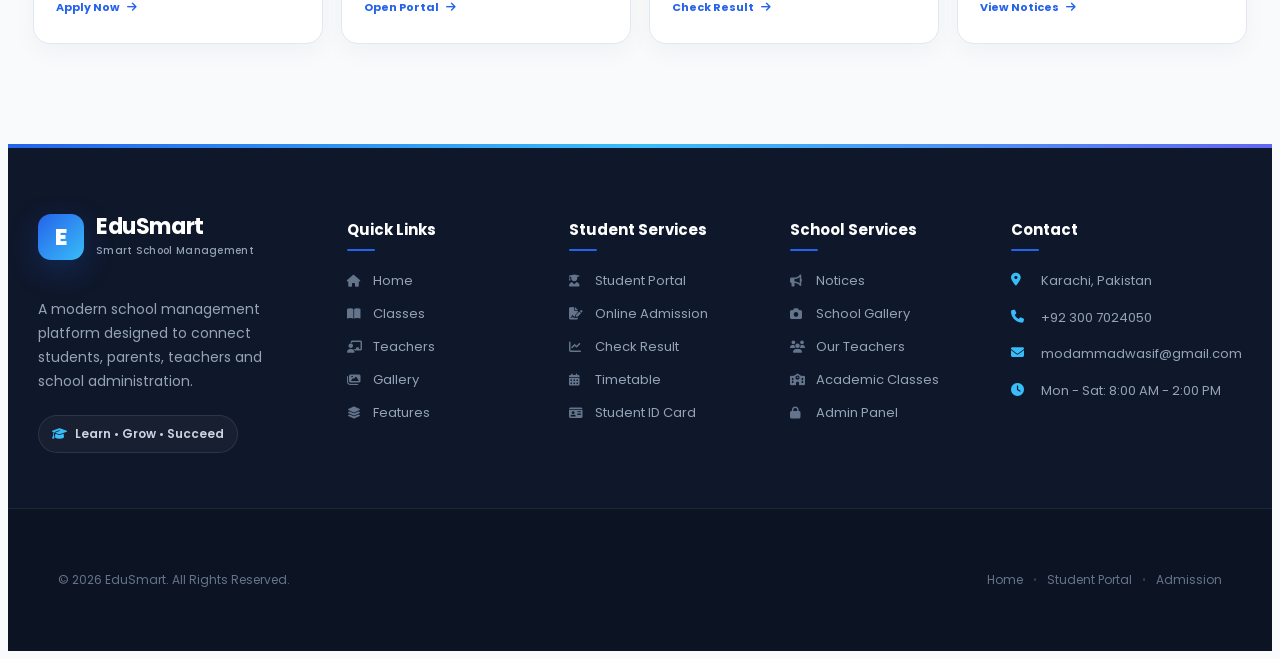
<file: contact.html>
<!DOCTYPE html>
<html lang="en">
<head>

    <meta charset="UTF-8">
    <meta name="viewport" content="width=device-width, initial-scale=1.0">

    <title>Contact Us | EduSmart</title>

    <meta
        name="description"
        content="Contact EduSmart for school information, admissions and student services."
    >

    <!-- Google Fonts -->
    <link rel="preconnect" href="https://fonts.googleapis.com">
    <link rel="preconnect" href="https://fonts.gstatic.com" crossorigin>

    <link
        href="https://fonts.googleapis.com/css2?family=Inter:wght@400;500;600;700;800&family=Poppins:wght@400;500;600;700;800&display=swap"
        rel="stylesheet"
    >

    <!-- Font Awesome -->
    <link
        rel="stylesheet"
        href="https://cdnjs.cloudflare.com/ajax/libs/font-awesome/6.5.2/css/all.min.css"
    >

    <!-- MAIN CSS -->
    <link rel="stylesheet" href="style.css">

</head>

<body class="contact-page" id="contactPage">

    <!-- ================= HEADER ================= -->

    <header class="contact-header">

        <div class="contact-header-inner">

            <a href="index.html" class="contact-logo">

                <span class="contact-logo-icon">
                    E
                </span>

                <span class="contact-logo-text">
                    <strong>EduSmart</strong>
                    <small>Smart School Management</small>
                </span>

            </a>

            <button
                type="button"
                class="contact-menu-button"
                id="contactMenuButton"
                aria-label="Open Menu"
            >
                <i class="fas fa-bars"></i>
            </button>

            <nav class="contact-nav" id="contactNav">

                <a href="index.html">
                    Home
                </a>

                <a href="classes.html">
                    Classes
                </a>

                <a href="teachers.html">
                    Teachers
                </a>

                <a href="gallery.html">
                    Gallery
                </a>

                <a href="features.html">
                    Features
                </a>

                <a href="notice.html">
                    Notices
                </a>

                <a href="contact.html" class="active">
                    Contact
                </a>

                <a
                    href="student.html"
                    class="contact-nav-button"
                >
                    Student Portal
                </a>

            </nav>

        </div>

    </header>


    <!-- ================= HERO ================= -->

    <section class="contact-hero">

        <div class="contact-hero-content">

            <span class="contact-eyebrow">
                <i class="fas fa-headset"></i>
                WE ARE HERE TO HELP
            </span>

            <h1>
                Get In
                <span>Touch</span>
            </h1>

            <p>
                Have a question about admissions, classes, student services
                or EduSmart? Send us a message and our team will get back
                to you.
            </p>

        </div>

    </section>


    <!-- ================= CONTACT CONTENT ================= -->

    <main class="contact-main">

        <div class="contact-container">


            <!-- ================= CONTACT INFO ================= -->

            <section class="contact-info-section">

                <div class="contact-section-heading">

                    <span class="contact-small-label">
                        CONTACT INFORMATION
                    </span>

                    <h2>
                        Let's Connect
                    </h2>

                    <p>
                        Reach out to EduSmart through any of the options
                        below. We are happy to help students, parents and
                        school administration.
                    </p>

                </div>


                <div class="contact-info-grid">


                    <!-- PHONE -->

                    <a
                        href="tel:+923007024050"
                        class="contact-info-card"
                    >

                        <div class="contact-info-icon phone">
                            <i class="fas fa-phone"></i>
                        </div>

                        <div class="contact-info-content">

                            <span>
                                Call Us
                            </span>

                            <strong>
                                +92 300 7024050
                            </strong>

                            <small>
                                Tap to call
                            </small>

                        </div>

                    </a>


                    <!-- EMAIL -->

                    <a
                        href="mailto:modammadwasif@gmail.com"
                        class="contact-info-card"
                    >

                        <div class="contact-info-icon email">
                            <i class="fas fa-envelope"></i>
                        </div>

                        <div class="contact-info-content">

                            <span>
                                Email Us
                            </span>

                            <strong>
                                modammadwasif@gmail.com
                            </strong>

                            <small>
                                Send an email
                            </small>

                        </div>

                    </a>


                    <!-- LOCATION -->

                    <div class="contact-info-card">

                        <div class="contact-info-icon location">
                            <i class="fas fa-location-dot"></i>
                        </div>

                        <div class="contact-info-content">

                            <span>
                                Location
                            </span>

                            <strong>
                                Karachi, Pakistan
                            </strong>

                            <small>
                                School location
                            </small>

                        </div>

                    </div>


                    <!-- HOURS -->

                    <div class="contact-info-card">

                        <div class="contact-info-icon hours">
                            <i class="fas fa-clock"></i>
                        </div>

                        <div class="contact-info-content">

                            <span>
                                Working Hours
                            </span>

                            <strong>
                                Mon - Sat
                            </strong>

                            <small>
                                8:00 AM - 2:00 PM
                            </small>

                        </div>

                    </div>

                </div>


                <!-- ================= WHATSAPP ================= -->

                <a
                    href="https://wa.me/923007024050"
                    target="_blank"
                    rel="noopener noreferrer"
                    class="contact-whatsapp-card"
                >

                    <div class="contact-whatsapp-icon">
                        <i class="fab fa-whatsapp"></i>
                    </div>

                    <div class="contact-whatsapp-text">

                        <span>
                            Need a quick response?
                        </span>

                        <strong>
                            Chat with us on WhatsApp
                        </strong>

                    </div>

                    <i class="fas fa-arrow-right"></i>

                </a>

            </section>


            <!-- ================= CONTACT FORM ================= -->

            <section class="contact-form-section">

                <div class="contact-form-card">

                    <div class="contact-form-heading">

                        <span class="contact-small-label">
                            SEND A MESSAGE
                        </span>

                        <h2>
                            How Can We Help?
                        </h2>

                        <p>
                            Fill out the form below and send your message
                            directly through EduSmart.
                        </p>

                    </div>


                    <form id="contactForm" class="contact-form">


                        <div class="contact-form-grid">


                            <!-- NAME -->

                            <div class="contact-form-group">

                                <label for="contactName">
                                    Your Name
                                </label>

                                <div class="contact-input-wrapper">

                                    <i class="fas fa-user"></i>

                                    <input
                                        type="text"
                                        id="contactName"
                                        name="name"
                                        placeholder="Enter your name"
                                        autocomplete="name"
                                        required
                                    >

                                </div>

                            </div>


                            <!-- PHONE -->

                            <div class="contact-form-group">

                                <label for="contactPhone">
                                    Phone Number
                                </label>

                                <div class="contact-input-wrapper">

                                    <i class="fas fa-phone"></i>

                                    <input
                                        type="tel"
                                        id="contactPhone"
                                        name="phone"
                                        placeholder="03XX XXXXXXX"
                                        autocomplete="tel"
                                        required
                                    >

                                </div>

                            </div>


                            <!-- EMAIL -->

                            <div class="contact-form-group">

                                <label for="contactEmail">
                                    Email Address
                                </label>

                                <div class="contact-input-wrapper">

                                    <i class="fas fa-envelope"></i>

                                    <input
                                        type="email"
                                        id="contactEmail"
                                        name="email"
                                        placeholder="your@email.com"
                                        autocomplete="email"
                                    >

                                </div>

                            </div>


                            <!-- SUBJECT -->

                            <div class="contact-form-group">

                                <label for="contactSubject">
                                    Subject
                                </label>

                                <div class="contact-input-wrapper">

                                    <i class="fas fa-tag"></i>

                                    <select
                                        id="contactSubject"
                                        name="subject"
                                        required
                                    >

                                        <option value="">
                                            Select a subject
                                        </option>

                                        <option value="Admission">
                                            Admission
                                        </option>

                                        <option value="Student Portal">
                                            Student Portal
                                        </option>

                                        <option value="Result">
                                            Result
                                        </option>

                                        <option value="Classes">
                                            Classes
                                        </option>

                                        <option value="General Inquiry">
                                            General Inquiry
                                        </option>

                                        <option value="Other">
                                            Other
                                        </option>

                                    </select>

                                </div>

                            </div>


                            <!-- MESSAGE -->

                            <div
                                class="contact-form-group contact-form-full"
                            >

                                <label for="contactMessage">
                                    Your Message
                                </label>

                                <div class="contact-input-wrapper textarea-wrapper">

                                    <i class="fas fa-message"></i>

                                    <textarea
                                        id="contactMessage"
                                        name="message"
                                        rows="6"
                                        placeholder="Write your message here..."
                                        required
                                    ></textarea>

                                </div>

                            </div>

                        </div>


                        <!-- ERROR -->

                        <div
                            id="contactFormError"
                            class="contact-form-error"
                            role="alert"
                        ></div>


                        <!-- SUCCESS -->

                        <div
                            id="contactFormSuccess"
                            class="contact-form-success"
                            role="status"
                        >

                            <i class="fas fa-circle-check"></i>

                            <div>

                                <strong>
                                    Message Sent Successfully!
                                </strong>

                                <span>
                                    Your message has been saved.
                                </span>

                            </div>

                        </div>


                        <!-- BUTTON -->

                        <button
                            type="submit"
                            class="contact-submit-button"
                        >

                            <span>
                                Send Message
                            </span>

                            <i class="fas fa-paper-plane"></i>

                        </button>

                    </form>

                </div>

            </section>


        </div>


        <!-- ================= QUICK SERVICES ================= -->

        <section class="contact-services">

            <div class="contact-services-heading">

                <span class="contact-small-label">
                    STUDENT SERVICES
                </span>

                <h2>
                    Need Something Else?
                </h2>

                <p>
                    You can directly access our most important school
                    services from here.
                </p>

            </div>


            <div class="contact-services-grid">


                <a
                    href="admission.html"
                    class="contact-service-card"
                >

                    <div class="contact-service-icon">
                        <i class="fas fa-file-signature"></i>
                    </div>

                    <h3>
                        Online Admission
                    </h3>

                    <p>
                        Submit your admission application online.
                    </p>

                    <span>
                        Apply Now
                        <i class="fas fa-arrow-right"></i>
                    </span>

                </a>


                <a
                    href="student.html"
                    class="contact-service-card"
                >

                    <div class="contact-service-icon">
                        <i class="fas fa-user-graduate"></i>
                    </div>

                    <h3>
                        Student Portal
                    </h3>

                    <p>
                        Access your profile, results and notices.
                    </p>

                    <span>
                        Open Portal
                        <i class="fas fa-arrow-right"></i>
                    </span>

                </a>


                <a
                    href="result.html"
                    class="contact-service-card"
                >

                    <div class="contact-service-icon">
                        <i class="fas fa-chart-line"></i>
                    </div>

                    <h3>
                        Check Result
                    </h3>

                    <p>
                        Search and view published student results.
                    </p>

                    <span>
                        Check Result
                        <i class="fas fa-arrow-right"></i>
                    </span>

                </a>


                <a
                    href="notice.html"
                    class="contact-service-card"
                >

                    <div class="contact-service-icon">
                        <i class="fas fa-bullhorn"></i>
                    </div>

                    <h3>
                        School Notices
                    </h3>

                    <p>
                        Stay updated with important school announcements.
                    </p>

                    <span>
                        View Notices
                        <i class="fas fa-arrow-right"></i>
                    </span>

                </a>


            </div>

        </section>

    </main>


    <!-- ================= FOOTER ================= -->

    <footer class="site-footer">

        <div class="footer-main">

            <div class="footer-brand">

                <a href="index.html" class="footer-logo">

                    <span class="footer-logo-icon">
                        E
                    </span>

                    <span>
                        <strong>EduSmart</strong>
                        <small>Smart School Management</small>
                    </span>

                </a>

                <p>
                    A modern school management platform designed to connect
                    students, parents, teachers and school administration.
                </p>

                <div class="footer-badge">
                    <i class="fas fa-graduation-cap"></i>
                    Learn • Grow • Succeed
                </div>

            </div>


            <div class="footer-column">

                <h3>Quick Links</h3>

                <a href="index.html">
                    <i class="fas fa-home"></i> Home
                </a>

                <a href="classes.html">
                    <i class="fas fa-book-open"></i> Classes
                </a>

                <a href="teachers.html">
                    <i class="fas fa-chalkboard-teacher"></i> Teachers
                </a>

                <a href="gallery.html">
                    <i class="fas fa-images"></i> Gallery
                </a>

                <a href="features.html">
                    <i class="fas fa-layer-group"></i> Features
                </a>

            </div>


            <div class="footer-column">

                <h3>Student Services</h3>

                <a href="student.html">
                    <i class="fas fa-user-graduate"></i> Student Portal
                </a>

                <a href="admission.html">
                    <i class="fas fa-file-signature"></i> Online Admission
                </a>

                <a href="result.html">
                    <i class="fas fa-chart-line"></i> Check Result
                </a>

                <a href="timetable.html">
                    <i class="fas fa-calendar-alt"></i> Timetable
                </a>

                <a href="id-card.html">
                    <i class="fas fa-id-card"></i> Student ID Card
                </a>

            </div>


            <div class="footer-column">

                <h3>School Services</h3>

                <a href="notice.html">
                    <i class="fas fa-bullhorn"></i> Notices
                </a>

                <a href="gallery.html">
                    <i class="fas fa-camera"></i> School Gallery
                </a>

                <a href="teachers.html">
                    <i class="fas fa-users"></i> Our Teachers
                </a>

                <a href="classes.html">
                    <i class="fas fa-school"></i> Academic Classes
                </a>

                <a href="admin.html">
                    <i class="fas fa-lock"></i> Admin Panel
                </a>

            </div>


            <div class="footer-column footer-contact">

                <h3>Contact</h3>

                <div class="footer-contact-item">

                    <i class="fas fa-map-marker-alt"></i>

                    <span>
                        Karachi, Pakistan
                    </span>

                </div>

                <div class="footer-contact-item">

                    <i class="fas fa-phone"></i>

                    <a href="tel:+923007024050">
                        +92 300 7024050
                    </a>

                </div>

                <div class="footer-contact-item">

                    <i class="fas fa-envelope"></i>

                    <a href="mailto:modammadwasif@gmail.com">
                        modammadwasif@gmail.com
                    </a>

                </div>

                <div class="footer-contact-item">

                    <i class="fas fa-clock"></i>

                    <span>
                        Mon - Sat: 8:00 AM - 2:00 PM
                    </span>

                </div>

            </div>

        </div>


        <div class="footer-bottom">

            <div class="footer-bottom-inner">

                <p>
                    ©
                    <span data-current-year>2026</span>
                    EduSmart. All Rights Reserved.
                </p>

                <div class="footer-bottom-links">

                    <a href="index.html">
                        Home
                    </a>

                    <span>•</span>

                    <a href="student.html">
                        Student Portal
                    </a>

                    <span>•</span>

                    <a href="admission.html">
                        Admission
                    </a>

                </div>

            </div>

        </div>

    </footer>


    <!-- MAIN JS -->
    <script src="script.js"></script>

</body>
</html>
</file>
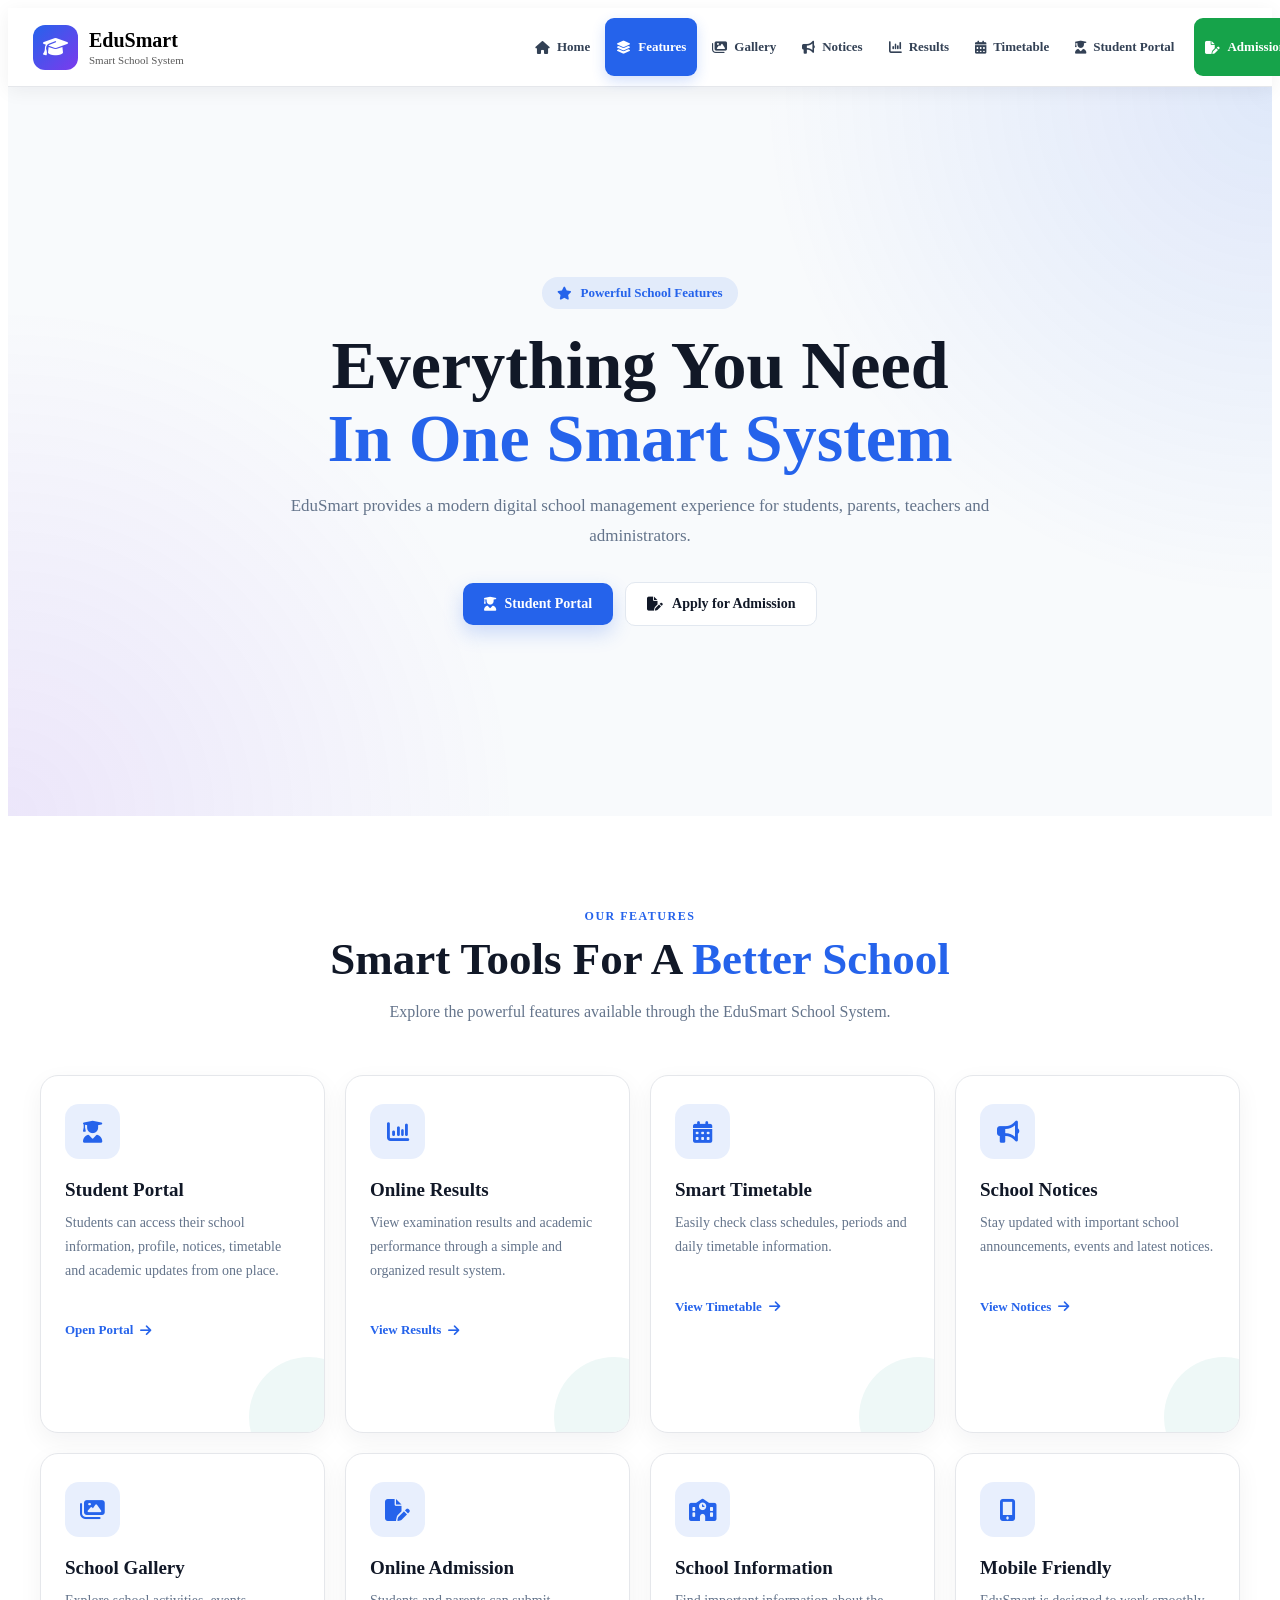
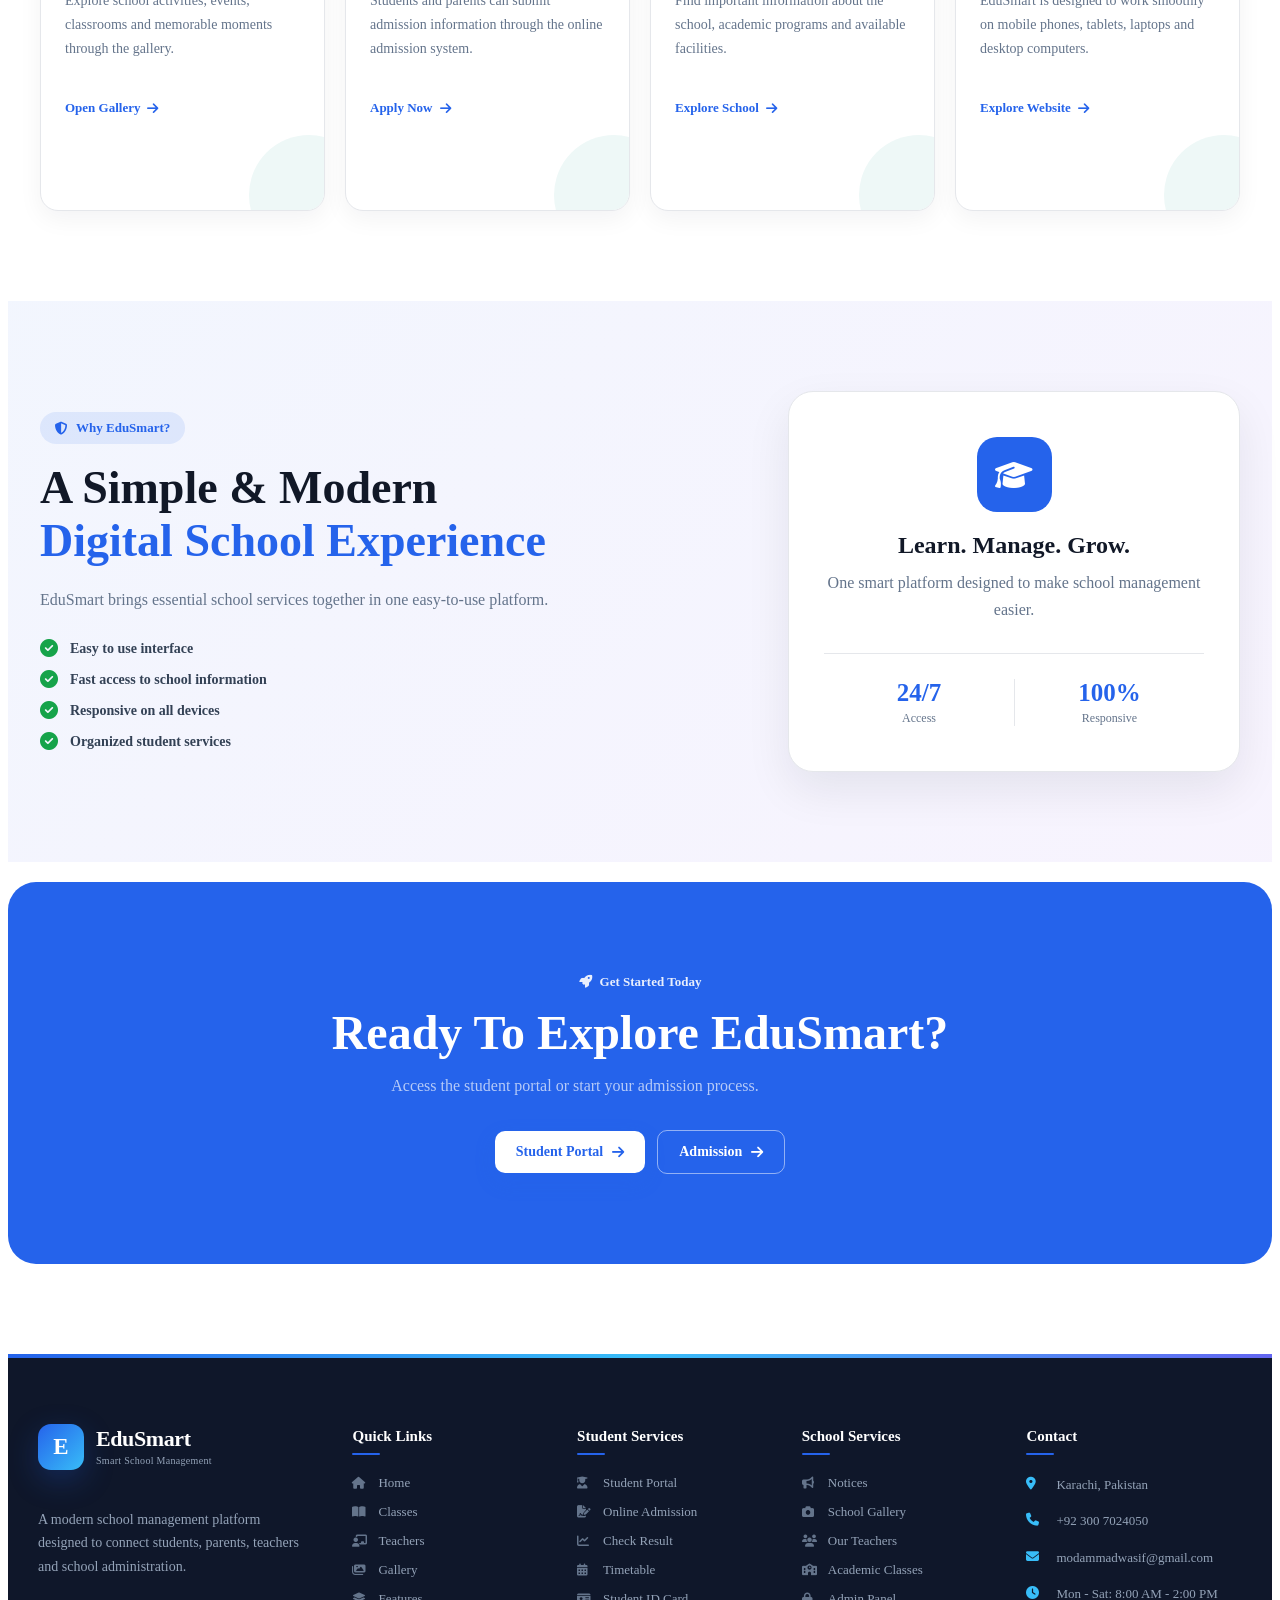
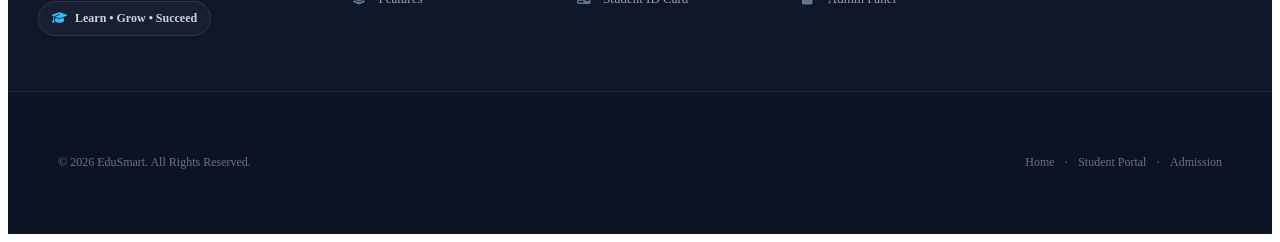
<file: features.html>
<!DOCTYPE html>
<html lang="en">
<head>
    <meta charset="UTF-8">
    <meta name="viewport" content="width=device-width, initial-scale=1.0">

    <title>Features | EduSmart</title>

    <!-- Font Awesome -->
    <link rel="stylesheet"
          href="https://cdnjs.cloudflare.com/ajax/libs/font-awesome/6.5.2/css/all.min.css">

    <!-- Main CSS -->
    <link rel="stylesheet" href="style.css">
</head>

<body>

<!-- ================= HEADER ================= -->

<header class="site-header">
    <div class="site-header-inner">

        <!-- LOGO -->
        <a href="index.html" class="site-logo">

            <span class="site-logo-icon">
                <i class="fa-solid fa-graduation-cap"></i>
            </span>

            <span>
                <strong>EduSmart</strong>
                <small>Smart School System</small>
            </span>

        </a>


        <!-- NAVIGATION -->
        <nav class="main-nav" id="featuresNav">

            <a href="index.html">
                <i class="fa-solid fa-house"></i>
                Home
            </a>

            <a href="features.html" class="active">
                <i class="fa-solid fa-layer-group"></i>
                Features
            </a>

            <a href="gallery.html">
                <i class="fa-solid fa-images"></i>
                Gallery
            </a>

            <a href="notices.html">
                <i class="fa-solid fa-bullhorn"></i>
                Notices
            </a>

            <a href="result.html">
                <i class="fa-solid fa-chart-column"></i>
                Results
            </a>

            <a href="timetable.html">
                <i class="fa-solid fa-calendar-days"></i>
                Timetable
            </a>

            <a href="student.html">
                <i class="fa-solid fa-user-graduate"></i>
                Student Portal
            </a>

            <a href="admission.html" class="nav-admission">
                <i class="fa-solid fa-file-pen"></i>
                Admission
            </a>

        </nav>


        <!-- MOBILE MENU -->
        <button
            type="button"
            class="mobile-menu-button"
            id="featuresMenuButton"
            aria-label="Open menu">

            <i class="fa-solid fa-bars"></i>

        </button>

    </div>
</header>


<!-- ================= MAIN ================= -->

<main>

    <!-- HERO -->
    <section class="features-hero">

        <div class="features-hero-content">

            <span class="features-badge">
                <i class="fa-solid fa-star"></i>
                Powerful School Features
            </span>

            <h1>
                Everything You Need
                <span>In One Smart System</span>
            </h1>

            <p>
                EduSmart provides a modern digital school management
                experience for students, parents, teachers and administrators.
            </p>

            <div class="features-hero-buttons">

                <a href="student.html" class="features-primary-btn">
                    <i class="fa-solid fa-user-graduate"></i>
                    Student Portal
                </a>

                <a href="admission.html" class="features-secondary-btn">
                    <i class="fa-solid fa-file-pen"></i>
                    Apply for Admission
                </a>

            </div>

        </div>

    </section>


    <!-- FEATURES -->
    <section class="features-section">

        <div class="features-container">

            <div class="section-heading">

                <span>OUR FEATURES</span>

                <h2>
                    Smart Tools For A
                    <strong>Better School</strong>
                </h2>

                <p>
                    Explore the powerful features available through
                    the EduSmart School System.
                </p>

            </div>


            <div class="features-grid">

                <!-- CARD 1 -->
                <article class="feature-card">

                    <div class="feature-icon">
                        <i class="fa-solid fa-user-graduate"></i>
                    </div>

                    <h3>Student Portal</h3>

                    <p>
                        Students can access their school information,
                        profile, notices, timetable and academic updates
                        from one place.
                    </p>

                    <a href="student.html">
                        Open Portal
                        <i class="fa-solid fa-arrow-right"></i>
                    </a>

                </article>


                <!-- CARD 2 -->
                <article class="feature-card">

                    <div class="feature-icon">
                        <i class="fa-solid fa-chart-column"></i>
                    </div>

                    <h3>Online Results</h3>

                    <p>
                        View examination results and academic performance
                        through a simple and organized result system.
                    </p>

                    <a href="result.html">
                        View Results
                        <i class="fa-solid fa-arrow-right"></i>
                    </a>

                </article>


                <!-- CARD 3 -->
                <article class="feature-card">

                    <div class="feature-icon">
                        <i class="fa-solid fa-calendar-days"></i>
                    </div>

                    <h3>Smart Timetable</h3>

                    <p>
                        Easily check class schedules, periods and daily
                        timetable information.
                    </p>

                    <a href="timetable.html">
                        View Timetable
                        <i class="fa-solid fa-arrow-right"></i>
                    </a>

                </article>


                <!-- CARD 4 -->
                <article class="feature-card">

                    <div class="feature-icon">
                        <i class="fa-solid fa-bullhorn"></i>
                    </div>

                    <h3>School Notices</h3>

                    <p>
                        Stay updated with important school announcements,
                        events and latest notices.
                    </p>

                    <a href="notices.html">
                        View Notices
                        <i class="fa-solid fa-arrow-right"></i>
                    </a>

                </article>


                <!-- CARD 5 -->
                <article class="feature-card">

                    <div class="feature-icon">
                        <i class="fa-solid fa-images"></i>
                    </div>

                    <h3>School Gallery</h3>

                    <p>
                        Explore school activities, events, classrooms
                        and memorable moments through the gallery.
                    </p>

                    <a href="gallery.html">
                        Open Gallery
                        <i class="fa-solid fa-arrow-right"></i>
                    </a>

                </article>


                <!-- CARD 6 -->
                <article class="feature-card">

                    <div class="feature-icon">
                        <i class="fa-solid fa-file-pen"></i>
                    </div>

                    <h3>Online Admission</h3>

                    <p>
                        Students and parents can submit admission
                        information through the online admission system.
                    </p>

                    <a href="admission.html">
                        Apply Now
                        <i class="fa-solid fa-arrow-right"></i>
                    </a>

                </article>


                <!-- CARD 7 -->
                <article class="feature-card">

                    <div class="feature-icon">
                        <i class="fa-solid fa-school"></i>
                    </div>

                    <h3>School Information</h3>

                    <p>
                        Find important information about the school,
                        academic programs and available facilities.
                    </p>

                    <a href="index.html">
                        Explore School
                        <i class="fa-solid fa-arrow-right"></i>
                    </a>

                </article>


                <!-- CARD 8 -->
                <article class="feature-card">

                    <div class="feature-icon">
                        <i class="fa-solid fa-mobile-screen-button"></i>
                    </div>

                    <h3>Mobile Friendly</h3>

                    <p>
                        EduSmart is designed to work smoothly on mobile
                        phones, tablets, laptops and desktop computers.
                    </p>

                    <a href="index.html">
                        Explore Website
                        <i class="fa-solid fa-arrow-right"></i>
                    </a>

                </article>

            </div>

        </div>

    </section>


    <!-- WHY EDUSMART -->
    <section class="why-edusmart">

        <div class="features-container">

            <div class="why-grid">

                <div class="why-content">

                    <span class="features-badge">
                        <i class="fa-solid fa-shield-halved"></i>
                        Why EduSmart?
                    </span>

                    <h2>
                        A Simple & Modern
                        <strong>Digital School Experience</strong>
                    </h2>

                    <p>
                        EduSmart brings essential school services together
                        in one easy-to-use platform.
                    </p>


                    <div class="why-list">

                        <div>
                            <i class="fa-solid fa-circle-check"></i>
                            <span>Easy to use interface</span>
                        </div>

                        <div>
                            <i class="fa-solid fa-circle-check"></i>
                            <span>Fast access to school information</span>
                        </div>

                        <div>
                            <i class="fa-solid fa-circle-check"></i>
                            <span>Responsive on all devices</span>
                        </div>

                        <div>
                            <i class="fa-solid fa-circle-check"></i>
                            <span>Organized student services</span>
                        </div>

                    </div>

                </div>


                <div class="why-card">

                    <div class="why-card-icon">
                        <i class="fa-solid fa-graduation-cap"></i>
                    </div>

                    <h3>Learn. Manage. Grow.</h3>

                    <p>
                        One smart platform designed to make
                        school management easier.
                    </p>

                    <div class="why-stat">

                        <div>
                            <strong>24/7</strong>
                            <span>Access</span>
                        </div>

                        <div>
                            <strong>100%</strong>
                            <span>Responsive</span>
                        </div>

                    </div>

                </div>

            </div>

        </div>

    </section>


    <!-- CTA -->
    <section class="features-cta">

        <div>

            <span>
                <i class="fa-solid fa-rocket"></i>
                Get Started Today
            </span>

            <h2>
                Ready To Explore EduSmart?
            </h2>

            <p>
                Access the student portal or start your admission process.
            </p>

            <div class="features-hero-buttons">

                <a href="student.html" class="features-primary-btn">
                    Student Portal
                    <i class="fa-solid fa-arrow-right"></i>
                </a>

                <a href="admission.html" class="features-secondary-btn">
                    Admission
                    <i class="fa-solid fa-arrow-right"></i>
                </a>

            </div>

        </div>

    </section>

</main>

 <footer class="site-footer">

    <div class="footer-main">

        <div class="footer-brand">
            <a href="index.html" class="footer-logo">
                <span class="footer-logo-icon">E</span>
                <span>
                    <strong>EduSmart</strong>
                    <small>Smart School Management</small>
                </span>
            </a>

            <p>
                A modern school management platform designed to connect
                students, parents, teachers and school administration.
            </p>

            <div class="footer-badge">
                <i class="fas fa-graduation-cap"></i>
                Learn • Grow • Succeed
            </div>
        </div>

        <div class="footer-column">
            <h3>Quick Links</h3>

            <a href="index.html">
                <i class="fas fa-home"></i> Home
            </a>

            <a href="classes.html">
                <i class="fas fa-book-open"></i> Classes
            </a>

            <a href="teachers.html">
                <i class="fas fa-chalkboard-teacher"></i> Teachers
            </a>

            <a href="gallery.html">
                <i class="fas fa-images"></i> Gallery
            </a>

            <a href="features.html">
                <i class="fas fa-layer-group"></i> Features
            </a>
        </div>

        <div class="footer-column">
            <h3>Student Services</h3>

            <a href="student.html">
                <i class="fas fa-user-graduate"></i> Student Portal
            </a>

            <a href="admission.html">
                <i class="fas fa-file-signature"></i> Online Admission
            </a>

            <a href="result.html">
                <i class="fas fa-chart-line"></i> Check Result
            </a>

            <a href="timetable.html">
                <i class="fas fa-calendar-alt"></i> Timetable
            </a>

            <a href="id-card.html">
                <i class="fas fa-id-card"></i> Student ID Card
            </a>
        </div>

        <div class="footer-column">
            <h3>School Services</h3>

            <a href="notice.html">
                <i class="fas fa-bullhorn"></i> Notices
            </a>

            <a href="gallery.html">
                <i class="fas fa-camera"></i> School Gallery
            </a>

            <a href="teachers.html">
                <i class="fas fa-users"></i> Our Teachers
            </a>

            <a href="classes.html">
                <i class="fas fa-school"></i> Academic Classes
            </a>

            <a href="admin.html">
                <i class="fas fa-lock"></i> Admin Panel
            </a>
        </div>

        <div class="footer-column footer-contact">
            <h3>Contact</h3>

            <div class="footer-contact-item">
                <i class="fas fa-map-marker-alt"></i>
                <span>Karachi, Pakistan</span>
            </div>

            <div class="footer-contact-item">
                <i class="fas fa-phone"></i>
                <a href="tel:+923007024050">
                    +92 300 7024050
                </a>
            </div>

            <div class="footer-contact-item">
                <i class="fas fa-envelope"></i>
                <a href="mailto:modammadwasif@gmail.com">
                    modammadwasif@gmail.com
                </a>
            </div>

            <div class="footer-contact-item">
                <i class="fas fa-clock"></i>
                <span>Mon - Sat: 8:00 AM - 2:00 PM</span>
            </div>
        </div>

    </div>

    <div class="footer-bottom">
        <div class="footer-bottom-inner">

            <p>
                © <span data-current-year>2026</span>
                EduSmart. All Rights Reserved.
            </p>

            <div class="footer-bottom-links">
                <a href="index.html">Home</a>
                <span>•</span>
                <a href="student.html">Student Portal</a>
                <span>•</span>
                <a href="admission.html">Admission</a>
            </div>

        </div>
    </div>

</footer>
 <script  src="script.js"></script>

</body>
</html>
</file>
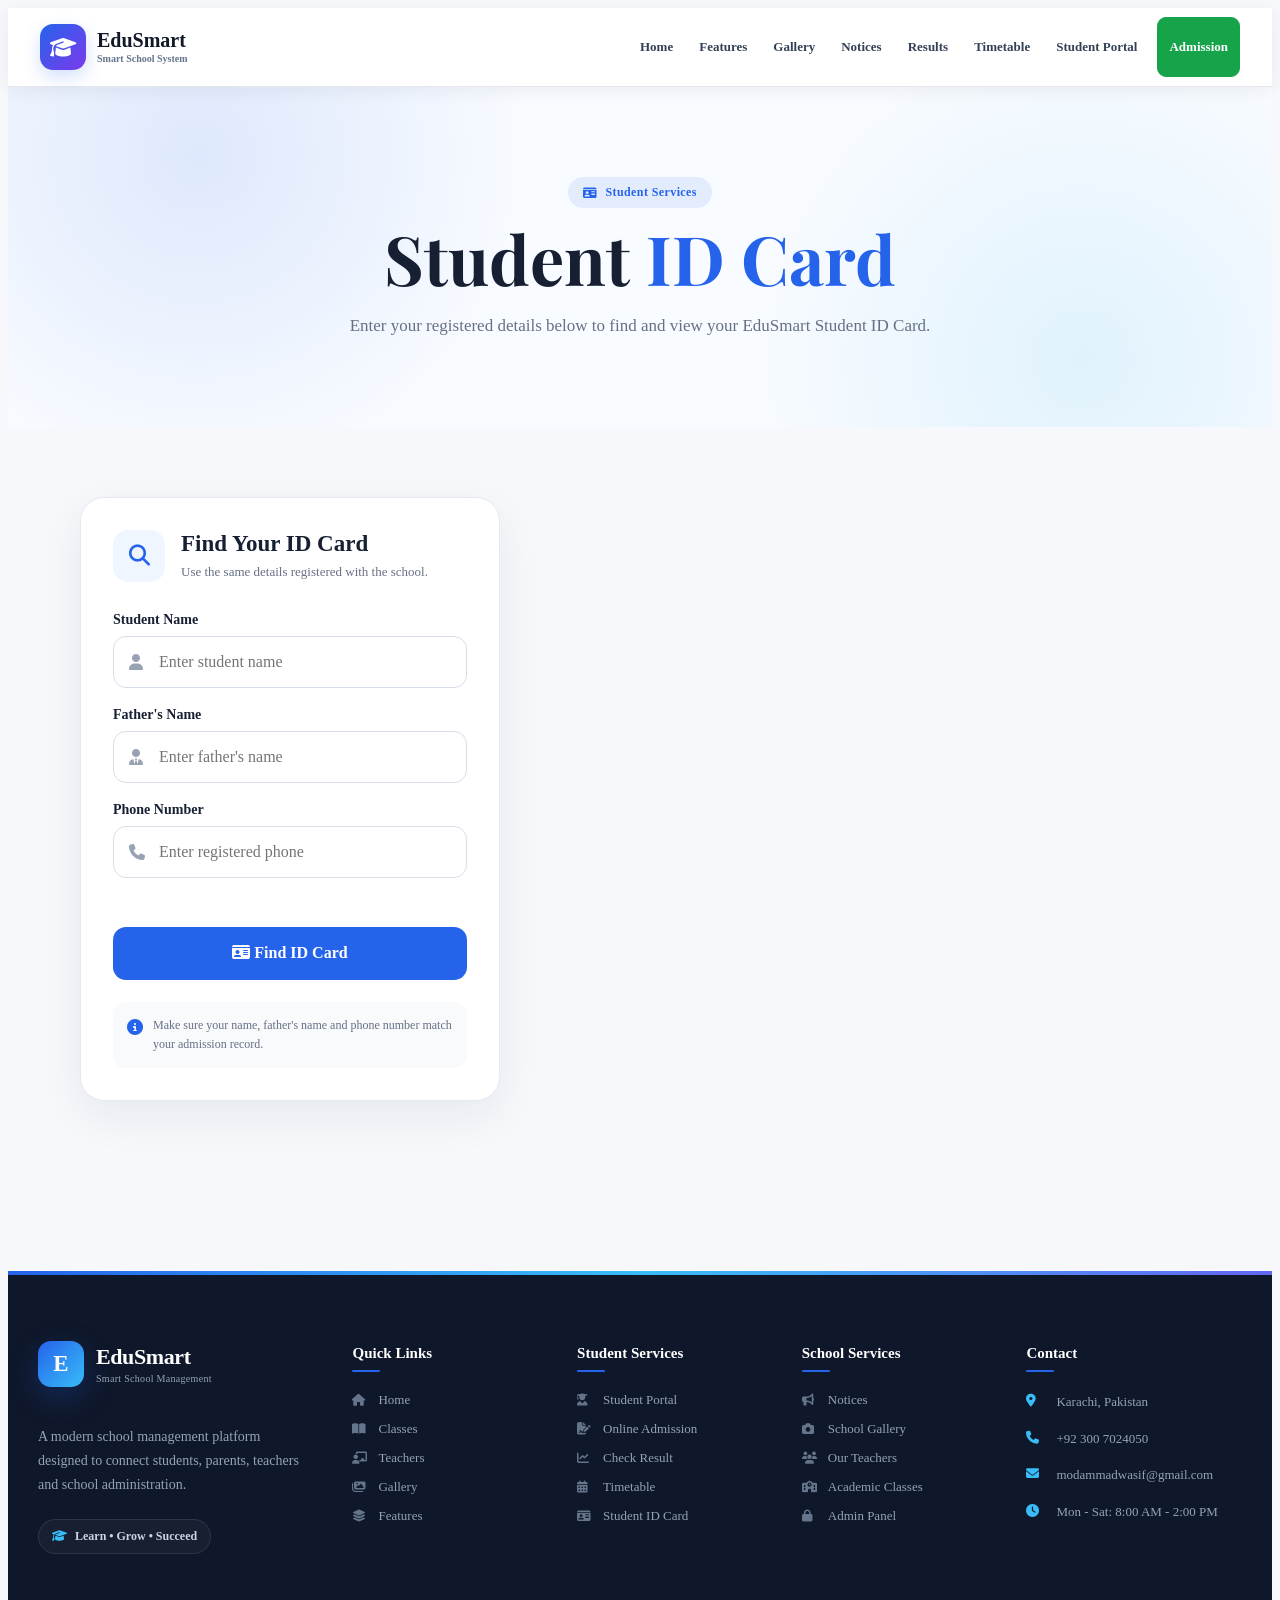
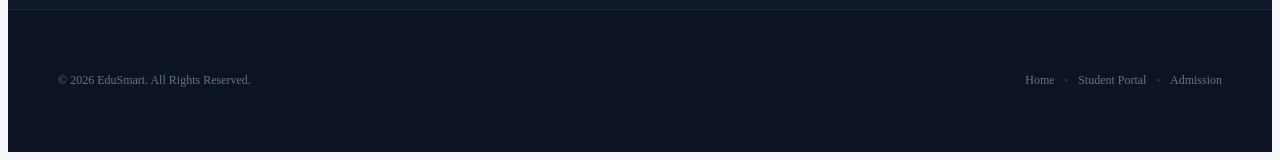
<file: id-card.html>
<!DOCTYPE html>
<html lang="en">
<head>
    <meta charset="UTF-8">
    <meta name="viewport" content="width=device-width, initial-scale=1.0">

    <title>Student ID Card | EduSmart</title>

    <meta
        name="description"
        content="Find and view your EduSmart student ID card."
    >

    <link rel="preconnect" href="https://fonts.googleapis.com">
    <link rel="preconnect" href="https://fonts.gstatic.com" crossorigin>

    <link
        href="https://fonts.googleapis.com/css2?family=Inter:wght@400;500;600;700;800&family=Playfair+Display:wght@600;700&display=swap"
        rel="stylesheet"
    >

    <link
        rel="stylesheet"
        href="https://cdnjs.cloudflare.com/ajax/libs/font-awesome/6.5.2/css/all.min.css"
    >

    <link rel="stylesheet" href="style.css">
</head>

<body class="id-card-page">

    <!-- HEADER -->
    <header class="site-header id-card-header">

        <div class="container header-inner">

            <a href="index.html" class="brand">
                <div class="brand-logo">
                    <i class="fa-solid fa-graduation-cap"></i>
                </div>

                <div class="brand-text">
                    <strong>EduSmart</strong>
                    <span>Smart School System</span>
                </div>
            </a>

            <button
                class="mobile-menu-button"
                id="idCardMenuButton"
                type="button"
                aria-label="Open menu"
            >
                <i class="fa-solid fa-bars"></i>
            </button>

            <nav class="main-nav" id="idCardNav">

                <a href="index.html">Home</a>

                <a href="features.html">Features</a>

                <a href="gallery.html">Gallery</a>

                <a href="notice.html">Notices</a>

                <a href="result.html">Results</a>

                <a href="timetable.html">Timetable</a>

                <a href="student.html">Student Portal</a>

                <a href="admission.html" class="nav-button">
                    Admission
                </a>

            </nav>

        </div>

    </header>


    <!-- HERO -->
    <section class="id-card-hero">

        <div class="container">

            <div class="id-card-hero-content">

                <span class="section-eyebrow">
                    <i class="fa-solid fa-id-card"></i>
                    Student Services
                </span>

                <h1>
                    Student <span>ID Card</span>
                </h1>

                <p>
                    Enter your registered details below to find
                    and view your EduSmart Student ID Card.
                </p>

            </div>

        </div>

    </section>


    <!-- FIND ID CARD -->
    <main class="id-card-main">

        <div class="container">

            <div class="id-card-layout">

                <!-- SEARCH CARD -->
                <section class="id-card-search-card">

                    <div class="id-card-card-heading">

                        <div class="id-card-heading-icon">
                            <i class="fa-solid fa-magnifying-glass"></i>
                        </div>

                        <div>
                            <h2>Find Your ID Card</h2>
                            <p>
                                Use the same details registered with the school.
                            </p>
                        </div>

                    </div>


                    <form id="idCardForm" novalidate>

                        <div class="id-card-form-group">

                            <label for="idStudentName">
                                Student Name
                            </label>

                            <div class="id-card-input-wrap">

                                <i class="fa-solid fa-user"></i>

                                <input
                                    type="text"
                                    id="idStudentName"
                                    placeholder="Enter student name"
                                    autocomplete="name"
                                    required
                                >

                            </div>

                        </div>


                        <div class="id-card-form-group">

                            <label for="idFatherName">
                                Father's Name
                            </label>

                            <div class="id-card-input-wrap">

                                <i class="fa-solid fa-user-tie"></i>

                                <input
                                    type="text"
                                    id="idFatherName"
                                    placeholder="Enter father's name"
                                    required
                                >

                            </div>

                        </div>


                        <div class="id-card-form-group">

                            <label for="idPhone">
                                Phone Number
                            </label>

                            <div class="id-card-input-wrap">

                                <i class="fa-solid fa-phone"></i>

                                <input
                                    type="tel"
                                    id="idPhone"
                                    placeholder="Enter registered phone"
                                    autocomplete="tel"
                                    required
                                >

                            </div>

                        </div>


                        <p
                            class="id-card-error"
                            id="idCardError"
                            aria-live="polite"
                        ></p>


                        <button
                            type="submit"
                            class="id-card-submit-button"
                        >
                            <i class="fa-solid fa-id-card"></i>
                            Find ID Card
                        </button>

                    </form>


                    <div class="id-card-help">

                        <i class="fa-solid fa-circle-info"></i>

                        <p>
                            Make sure your name, father's name and phone
                            number match your admission record.
                        </p>

                    </div>

                </section>


                <!-- RESULT -->
                <section
                    class="id-card-result-area"
                    id="idCardResultArea"
                    hidden
                >

                    <div class="id-card-result-heading">

                        <div>
                            <span class="section-eyebrow">
                                Verified Student
                            </span>

                            <h2>Your Student ID Card</h2>
                        </div>

                        <button
                            type="button"
                            class="id-card-print-button"
                            id="printIdCardButton"
                        >
                            <i class="fa-solid fa-print"></i>
                            Print
                        </button>

                    </div>


                    <!-- DIGITAL CARD -->
                    <div class="digital-id-card" id="digitalIdCard">

                        <div class="digital-id-card-top">

                            <div class="digital-school-logo">
                                <i class="fa-solid fa-graduation-cap"></i>
                            </div>

                            <div class="digital-school-name">
                                <strong>EDUSMART</strong>
                                <span>SMART SCHOOL SYSTEM</span>
                            </div>

                            <div class="digital-card-label">
                                STUDENT
                            </div>

                        </div>


                        <div class="digital-id-card-body">

                            <div class="digital-student-avatar" id="idStudentAvatar">
                                <i class="fa-solid fa-user"></i>
                            </div>

                            <div class="digital-student-info">

                                <span class="digital-label">
                                    STUDENT NAME
                                </span>

                                <h3 id="cardStudentName">
                                    —
                                </h3>

                                <span class="digital-label">
                                    FATHER'S NAME
                                </span>

                                <p id="cardFatherName">
                                    —
                                </p>

                            </div>

                        </div>


                        <div class="digital-id-details">

                            <div>
                                <span>ID NUMBER</span>
                                <strong id="cardStudentId">
                                    —
                                </strong>
                            </div>

                            <div>
                                <span>CLASS</span>
                                <strong id="cardStudentClass">
                                    —
                                </strong>
                            </div>

                            <div>
                                <span>GENDER</span>
                                <strong id="cardStudentGender">
                                    —
                                </strong>
                            </div>

                            <div>
                                <span>STATUS</span>
                                <strong id="cardStudentStatus">
                                    —
                                </strong>
                            </div>

                        </div>


                        <div class="digital-id-card-bottom">

                            <div>
                                <span>PHONE</span>
                                <strong id="cardStudentPhone">
                                    —
                                </strong>
                            </div>

                            <div class="digital-id-valid">
                                <i class="fa-solid fa-circle-check"></i>
                                VERIFIED
                            </div>

                        </div>

                    </div>


                    <div class="id-card-result-actions">

                        <a
                            href="student.html"
                            class="id-card-secondary-button"
                        >
                            <i class="fa-solid fa-user-graduate"></i>
                            Open Student Portal
                        </a>

                        <button
                            type="button"
                            class="id-card-reset-button"
                            id="idCardResetButton"
                        >
                            <i class="fa-solid fa-rotate-left"></i>
                            Search Again
                        </button>

                    </div>

                </section>

            </div>

        </div>

    </main>

 <footer class="site-footer">

    <div class="footer-main">

        <!-- BRAND -->
        <div class="footer-brand">
            <a href="index.html" class="footer-logo">
                <span class="footer-logo-icon">E</span>
                <span>
                    <strong>EduSmart</strong>
                    <small>Smart School Management</small>
                </span>
            </a>

            <p>
                A modern school management platform designed to connect
                students, parents, teachers and school administration.
            </p>

            <div class="footer-badge">
                <i class="fas fa-graduation-cap"></i>
                Learn • Grow • Succeed
            </div>
        </div>

        <!-- QUICK LINKS -->
        <div class="footer-column">
            <h3>Quick Links</h3>

            <a href="index.html">
                <i class="fas fa-home"></i> Home
            </a>

            <a href="classes.html">
                <i class="fas fa-book-open"></i> Classes
            </a>

            <a href="teachers.html">
                <i class="fas fa-chalkboard-teacher"></i> Teachers
            </a>

            <a href="gallery.html">
                <i class="fas fa-images"></i> Gallery
            </a>

            <a href="features.html">
                <i class="fas fa-layer-group"></i> Features
            </a>
        </div>

        <!-- STUDENT SERVICES -->
        <div class="footer-column">
            <h3>Student Services</h3>

            <a href="student.html">
                <i class="fas fa-user-graduate"></i> Student Portal
            </a>

            <a href="admission.html">
                <i class="fas fa-file-signature"></i> Online Admission
            </a>

            <a href="result.html">
                <i class="fas fa-chart-line"></i> Check Result
            </a>

            <a href="timetable.html">
                <i class="fas fa-calendar-alt"></i> Timetable
            </a>

            <a href="id-card.html">
                <i class="fas fa-id-card"></i> Student ID Card
            </a>
        </div>

        <!-- SCHOOL SERVICES -->
        <div class="footer-column">
            <h3>School Services</h3>

            <a href="notice.html">
                <i class="fas fa-bullhorn"></i> Notices
            </a>

            <a href="gallery.html">
                <i class="fas fa-camera"></i> School Gallery
            </a>

            <a href="teachers.html">
                <i class="fas fa-users"></i> Our Teachers
            </a>

            <a href="classes.html">
                <i class="fas fa-school"></i> Academic Classes
            </a>

            <a href="admin.html">
                <i class="fas fa-lock"></i> Admin Panel
            </a>
        </div>

        <!-- CONTACT -->
        <div class="footer-column footer-contact">
            <h3>Contact</h3>

            <div class="footer-contact-item">
                <i class="fas fa-map-marker-alt"></i>
                <span>Karachi, Pakistan</span>
            </div>

            <div class="footer-contact-item">
                <i class="fas fa-phone"></i>
                <a href="tel:+923007024050">
                    +92 300 7024050
                </a>
            </div>

            <div class="footer-contact-item">
                <i class="fas fa-envelope"></i>
                <a href="mailto:modammadwasif@gmail.com">
                    modammadwasif@gmail.com
                </a>
            </div>

            <div class="footer-contact-item">
                <i class="fas fa-clock"></i>
                <span>Mon - Sat: 8:00 AM - 2:00 PM</span>
            </div>
        </div>

    </div>

    <!-- FOOTER BOTTOM -->
    <div class="footer-bottom">
        <div class="footer-bottom-inner">

            <p>
                © <span data-current-year>2026</span>
                EduSmart. All Rights Reserved.
            </p>

            <div class="footer-bottom-links">
                <a href="index.html">Home</a>
                <span>•</span>
                <a href="student.html">Student Portal</a>
                <span>•</span>
                <a href="admission.html">Admission</a>
            </div>

        </div>
    </div>

</footer>

    <script src="script.js"></script>

</body>
</html>
</file>
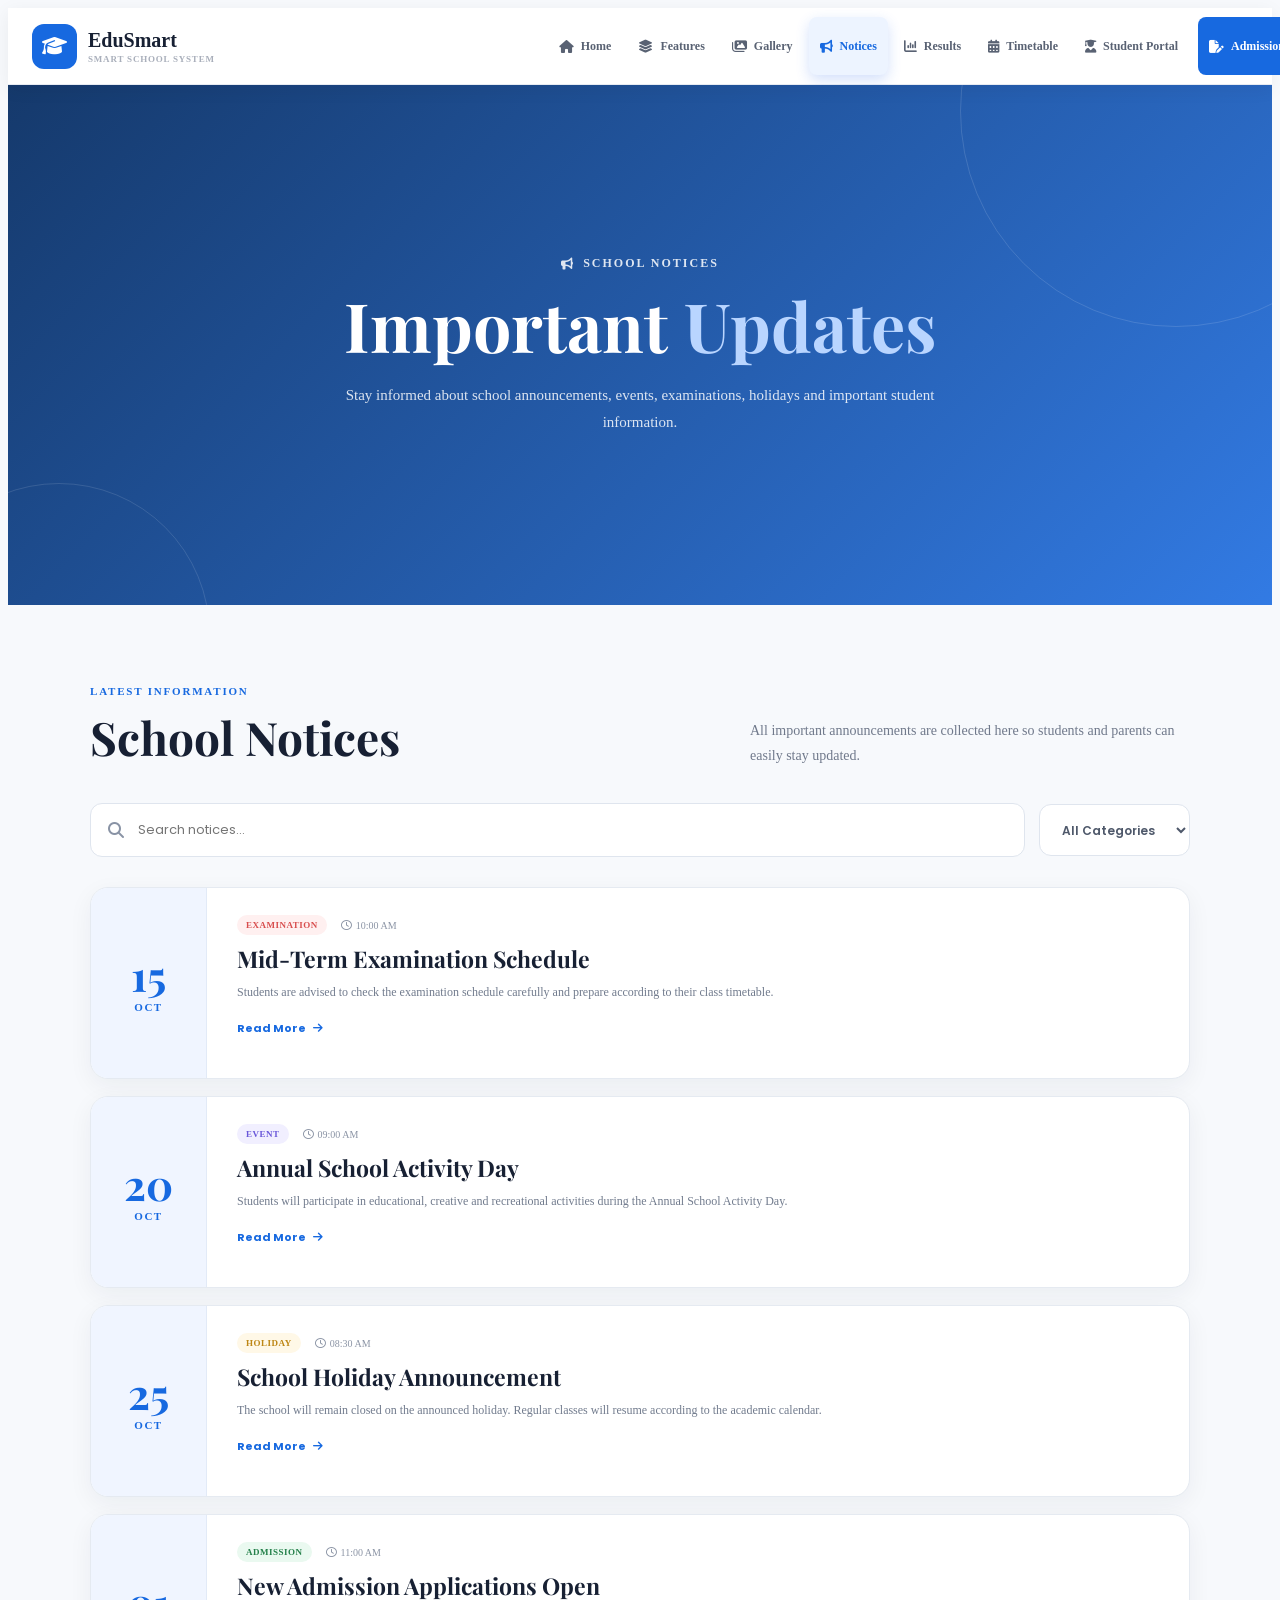
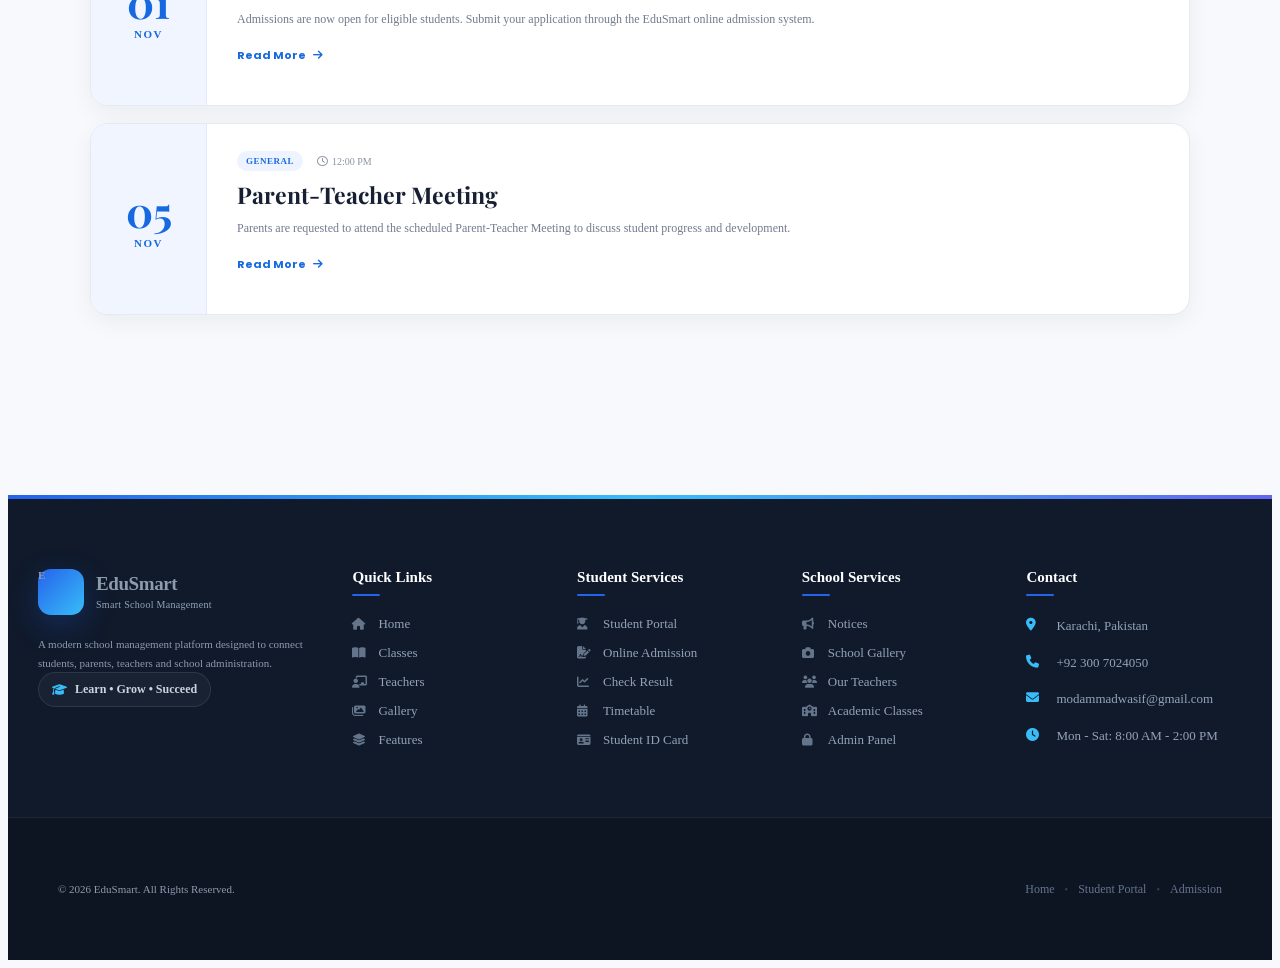
<file: notices.html>
<!DOCTYPE html>
<html lang="en">
<head>
    <meta charset="UTF-8">
    <meta name="viewport" content="width=device-width, initial-scale=1.0">

    <title>Notices | EduSmart</title>

    <meta
        name="description"
        content="Latest school notices, announcements and important updates from EduSmart."
    >

    <link rel="preconnect" href="https://fonts.googleapis.com">
    <link rel="preconnect" href="https://fonts.gstatic.com" crossorigin>

    <link
        href="https://fonts.googleapis.com/css2?family=Playfair+Display:wght@600;700;800&family=Poppins:wght@300;400;500;600;700&display=swap"
        rel="stylesheet"
    >

    <link
        rel="stylesheet"
        href="https://cdnjs.cloudflare.com/ajax/libs/font-awesome/6.5.2/css/all.min.css"
    >

    <link rel="stylesheet" href="style.css">
</head>

<body class="notice-page" id="noticePage">

    <!-- ================= HEADER ================= -->

    <header class="site-header">

        <div class="site-header-inner">

            <a href="index.html" class="site-logo">

                <span class="site-logo-icon">
                    <i class="fa-solid fa-graduation-cap"></i>
                </span>

                <span>
                    <strong>EduSmart</strong>
                    <small>Smart School System</small>
                </span>

            </a>


            <nav class="main-nav" id="noticeNav">

                <a href="index.html">
                    <i class="fa-solid fa-house"></i>
                    Home
                </a>

                <a href="features.html">
                    <i class="fa-solid fa-layer-group"></i>
                    Features
                </a>

                <a href="gallery.html">
                    <i class="fa-solid fa-images"></i>
                    Gallery
                </a>

                <a href="notices.html" class="active">
                    <i class="fa-solid fa-bullhorn"></i>
                    Notices
                </a>

                <a href="results.html">
                    <i class="fa-solid fa-chart-column"></i>
                    Results
                </a>

                <a href="timetable.html">
                    <i class="fa-solid fa-calendar-days"></i>
                    Timetable
                </a>

                <a href="student.html">
                    <i class="fa-solid fa-user-graduate"></i>
                    Student Portal
                </a>

                <a href="admission.html" class="nav-admission">
                    <i class="fa-solid fa-file-pen"></i>
                    Admission
                </a>

            </nav>


            <button
                type="button"
                class="mobile-menu-button"
                id="noticeMenuButton"
                aria-label="Open menu"
            >
                <i class="fa-solid fa-bars"></i>
            </button>

        </div>

    </header>


    <!-- ================= HERO ================= -->

    <section class="notice-hero">

        <div class="notice-hero-content">

            <span class="notice-eyebrow">
                <i class="fa-solid fa-bullhorn"></i>
                SCHOOL NOTICES
            </span>

            <h1>
                Important
                <span>Updates</span>
            </h1>

            <p>
                Stay informed about school announcements,
                events, examinations, holidays and important
                student information.
            </p>

        </div>

    </section>


    <!-- ================= MAIN ================= -->

    <main class="notice-main">

        <div class="notice-heading">

            <div>

                <span class="section-label">
                    LATEST INFORMATION
                </span>

                <h2>
                    School Notices
                </h2>

            </div>

            <p>
                All important announcements are collected here
                so students and parents can easily stay updated.
            </p>

        </div>


        <!-- SEARCH -->

        <div class="notice-tools">

            <div class="notice-search">

                <i class="fa-solid fa-magnifying-glass"></i>

                <input
                    type="search"
                    id="noticeSearch"
                    placeholder="Search notices..."
                    autocomplete="off"
                >

            </div>


            <select
                id="noticeCategoryFilter"
                class="notice-category-filter"
            >

                <option value="all">
                    All Categories
                </option>

                <option value="general">
                    General
                </option>

                <option value="exam">
                    Examination
                </option>

                <option value="event">
                    Events
                </option>

                <option value="holiday">
                    Holidays
                </option>

                <option value="admission">
                    Admission
                </option>

            </select>

        </div>


        <!-- NOTICE LIST -->

        <section
            class="notice-list"
            id="noticePublicList"
        >

            <!-- Notice 1 -->

            <article
                class="public-notice-card"
                data-notice-category="exam"
            >

                <div class="public-notice-date">

                    <strong>15</strong>
                    <span>OCT</span>

                </div>


                <div class="public-notice-content">

                    <div class="public-notice-meta">

                        <span class="notice-tag exam">
                            Examination
                        </span>

                        <span>
                            <i class="fa-regular fa-clock"></i>
                            10:00 AM
                        </span>

                    </div>

                    <h3>
                        Mid-Term Examination Schedule
                    </h3>

                    <p>
                        Students are advised to check the
                        examination schedule carefully and
                        prepare according to their class timetable.
                    </p>

                    <button
                        type="button"
                        class="notice-read-button"
                        data-notice-title="Mid-Term Examination Schedule"
                        data-notice-content="Students are advised to check the examination schedule carefully and prepare according to their class timetable."
                    >
                        Read More
                        <i class="fa-solid fa-arrow-right"></i>
                    </button>

                </div>

            </article>


            <!-- Notice 2 -->

            <article
                class="public-notice-card"
                data-notice-category="event"
            >

                <div class="public-notice-date">

                    <strong>20</strong>
                    <span>OCT</span>

                </div>


                <div class="public-notice-content">

                    <div class="public-notice-meta">

                        <span class="notice-tag event">
                            Event
                        </span>

                        <span>
                            <i class="fa-regular fa-clock"></i>
                            09:00 AM
                        </span>

                    </div>

                    <h3>
                        Annual School Activity Day
                    </h3>

                    <p>
                        Students will participate in educational,
                        creative and recreational activities during
                        the Annual School Activity Day.
                    </p>

                    <button
                        type="button"
                        class="notice-read-button"
                        data-notice-title="Annual School Activity Day"
                        data-notice-content="Students will participate in educational, creative and recreational activities during the Annual School Activity Day."
                    >
                        Read More
                        <i class="fa-solid fa-arrow-right"></i>
                    </button>

                </div>

            </article>


            <!-- Notice 3 -->

            <article
                class="public-notice-card"
                data-notice-category="holiday"
            >

                <div class="public-notice-date">

                    <strong>25</strong>
                    <span>OCT</span>

                </div>


                <div class="public-notice-content">

                    <div class="public-notice-meta">

                        <span class="notice-tag holiday">
                            Holiday
                        </span>

                        <span>
                            <i class="fa-regular fa-clock"></i>
                            08:30 AM
                        </span>

                    </div>

                    <h3>
                        School Holiday Announcement
                    </h3>

                    <p>
                        The school will remain closed on the
                        announced holiday. Regular classes will
                        resume according to the academic calendar.
                    </p>

                    <button
                        type="button"
                        class="notice-read-button"
                        data-notice-title="School Holiday Announcement"
                        data-notice-content="The school will remain closed on the announced holiday. Regular classes will resume according to the academic calendar."
                    >
                        Read More
                        <i class="fa-solid fa-arrow-right"></i>
                    </button>

                </div>

            </article>


            <!-- Notice 4 -->

            <article
                class="public-notice-card"
                data-notice-category="admission"
            >

                <div class="public-notice-date">

                    <strong>01</strong>
                    <span>NOV</span>

                </div>


                <div class="public-notice-content">

                    <div class="public-notice-meta">

                        <span class="notice-tag admission">
                            Admission
                        </span>

                        <span>
                            <i class="fa-regular fa-clock"></i>
                            11:00 AM
                        </span>

                    </div>

                    <h3>
                        New Admission Applications Open
                    </h3>

                    <p>
                        Admissions are now open for eligible
                        students. Submit your application through
                        the EduSmart online admission system.
                    </p>

                    <button
                        type="button"
                        class="notice-read-button"
                        data-notice-title="New Admission Applications Open"
                        data-notice-content="Admissions are now open for eligible students. Submit your application through the EduSmart online admission system."
                    >
                        Read More
                        <i class="fa-solid fa-arrow-right"></i>
                    </button>

                </div>

            </article>


            <!-- Notice 5 -->

            <article
                class="public-notice-card"
                data-notice-category="general"
            >

                <div class="public-notice-date">

                    <strong>05</strong>
                    <span>NOV</span>

                </div>


                <div class="public-notice-content">

                    <div class="public-notice-meta">

                        <span class="notice-tag general">
                            General
                        </span>

                        <span>
                            <i class="fa-regular fa-clock"></i>
                            12:00 PM
                        </span>

                    </div>

                    <h3>
                        Parent-Teacher Meeting
                    </h3>

                    <p>
                        Parents are requested to attend the
                        scheduled Parent-Teacher Meeting to
                        discuss student progress and development.
                    </p>

                    <button
                        type="button"
                        class="notice-read-button"
                        data-notice-title="Parent-Teacher Meeting"
                        data-notice-content="Parents are requested to attend the scheduled Parent-Teacher Meeting to discuss student progress and development."
                    >
                        Read More
                        <i class="fa-solid fa-arrow-right"></i>
                    </button>

                </div>

            </article>


            <!-- Dynamic notices from Admin -->

        </section>


        <!-- EMPTY -->

        <div
            class="notice-empty"
            id="noticeEmpty"
        >

            <div class="notice-empty-icon">
                <i class="fa-regular fa-folder-open"></i>
            </div>

            <h3>
                No Notices Found
            </h3>

            <p>
                Try another search or category.
            </p>

        </div>

    </main>


    <!-- ================= NOTICE MODAL ================= -->

    <div
        class="notice-modal"
        id="noticeModal"
        aria-hidden="true"
    >

        <div class="notice-modal-overlay"></div>

        <div class="notice-modal-box">

            <button
                type="button"
                class="notice-modal-close"
                id="noticeModalClose"
                aria-label="Close"
            >
                <i class="fa-solid fa-xmark"></i>
            </button>

            <span class="notice-modal-label">
                SCHOOL NOTICE
            </span>

            <h2 id="noticeModalTitle">
                Notice
            </h2>

            <p id="noticeModalContent">
                Notice details.
            </p>

            <button
                type="button"
                class="notice-modal-button"
                id="noticeModalButton"
            >
                Close
            </button>

        </div>

    </div>


    <!-- ================= FOOTER ================= -->

 
<footer class="site-footer">

    <div class="footer-main">

        <!-- BRAND -->
        <div class="footer-brand">
            <a href="index.html" class="footer-logo">
                <span class="footer-logo-icon">E</span>
                <span>
                    <strong>EduSmart</strong>
                    <small>Smart School Management</small>
                </span>
            </a>

            <p>
                A modern school management platform designed to connect
                students, parents, teachers and school administration.
            </p>

            <div class="footer-badge">
                <i class="fas fa-graduation-cap"></i>
                Learn • Grow • Succeed
            </div>
        </div>

        <!-- QUICK LINKS -->
        <div class="footer-column">
            <h3>Quick Links</h3>

            <a href="index.html"><i class="fas fa-home"></i> Home</a>
            <a href="classes.html"><i class="fas fa-book-open"></i> Classes</a>
            <a href="teachers.html"><i class="fas fa-chalkboard-teacher"></i> Teachers</a>
            <a href="gallery.html"><i class="fas fa-images"></i> Gallery</a>
            <a href="features.html"><i class="fas fa-layer-group"></i> Features</a>
        </div>

        <!-- STUDENT SERVICES -->
        <div class="footer-column">
            <h3>Student Services</h3>

            <a href="student.html"><i class="fas fa-user-graduate"></i> Student Portal</a>
            <a href="admission.html"><i class="fas fa-file-signature"></i> Online Admission</a>
            <a href="result.html"><i class="fas fa-chart-line"></i> Check Result</a>
            <a href="timetable.html"><i class="fas fa-calendar-alt"></i> Timetable</a>
            <a href="id-card.html"><i class="fas fa-id-card"></i> Student ID Card</a>
        </div>

        <!-- SCHOOL SERVICES -->
        <div class="footer-column">
            <h3>School Services</h3>

            <a href="notice.html"><i class="fas fa-bullhorn"></i> Notices</a>
            <a href="gallery.html"><i class="fas fa-camera"></i> School Gallery</a>
            <a href="teachers.html"><i class="fas fa-users"></i> Our Teachers</a>
            <a href="classes.html"><i class="fas fa-school"></i> Academic Classes</a>
            <a href="admin.html"><i class="fas fa-lock"></i> Admin Panel</a>
        </div>

        <!-- CONTACT -->
        <div class="footer-column footer-contact">
            <h3>Contact</h3>

            <div class="footer-contact-item">
                <i class="fas fa-map-marker-alt"></i>
                <span>Karachi, Pakistan</span>
            </div>

            <div class="footer-contact-item">
                <i class="fas fa-phone"></i>
                <a href="tel:+923007024050">
                    +92 300 7024050
                </a>
            </div>

            <div class="footer-contact-item">
                <i class="fas fa-envelope"></i>
                <a href="mailto:modammadwasif@gmail.com">
                    modammadwasif@gmail.com
                </a>
            </div>

            <div class="footer-contact-item">
                <i class="fas fa-clock"></i>
                <span>Mon - Sat: 8:00 AM - 2:00 PM</span>
            </div>
        </div>

    </div>

    <!-- FOOTER BOTTOM -->
    <div class="footer-bottom">
        <div class="footer-bottom-inner">

            <p>
                © <span data-current-year>2026</span>
                EduSmart. All Rights Reserved.
            </p>

            <div class="footer-bottom-links">
                <a href="index.html">Home</a>
                <span>•</span>
                <a href="student.html">Student Portal</a>
                <span>•</span>
                <a href="admission.html">Admission</a>
            </div>

        </div>
    </div>

</footer>

    <script src="script.js"></script>

</body>
</html>
</file>
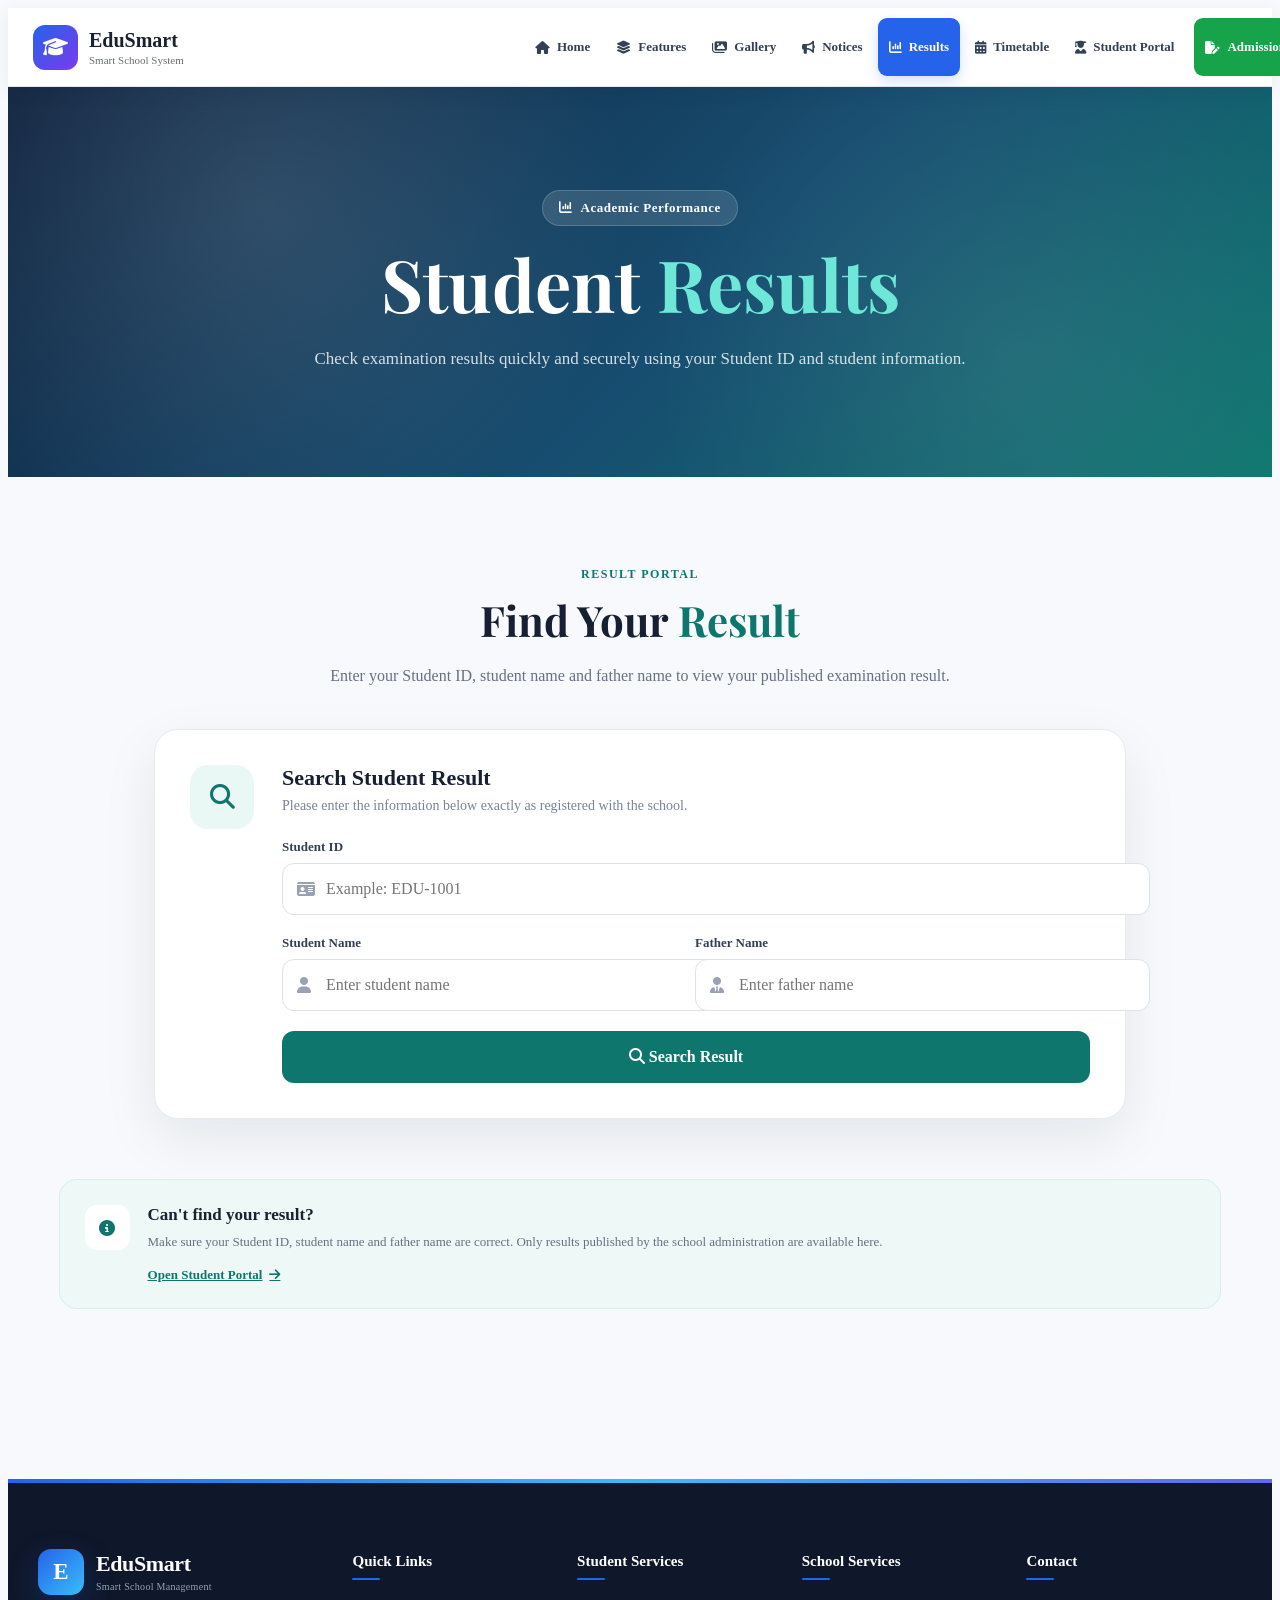
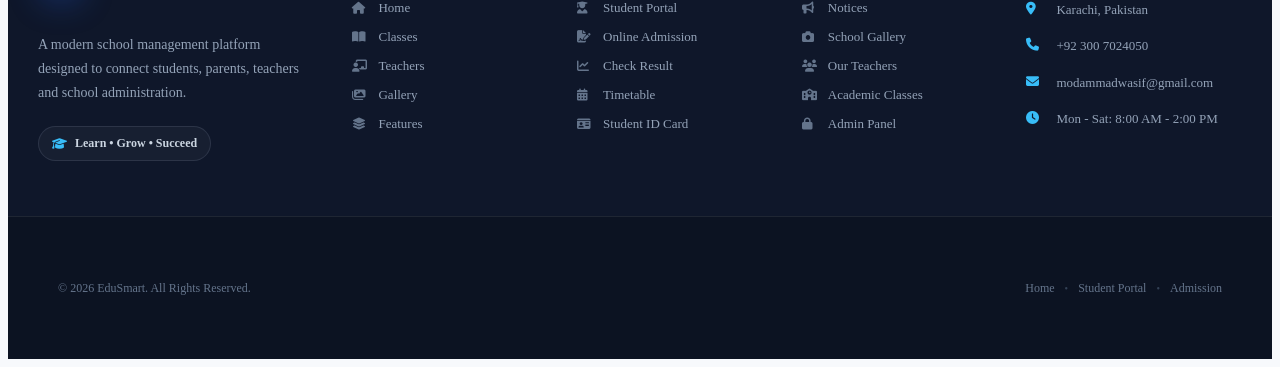
<file: results.html>
<!DOCTYPE html>
<html lang="en">
<head>
    <meta charset="UTF-8">
    <meta name="viewport" content="width=device-width, initial-scale=1.0">

    <title>Results | EduSmart</title>

    <meta
        name="description"
        content="Check student examination results through EduSmart."
    >

    <!-- Google Fonts -->
    <link rel="preconnect" href="https://fonts.googleapis.com">
    <link rel="preconnect" href="https://fonts.gstatic.com" crossorigin>

    <link
        href="https://fonts.googleapis.com/css2?family=Inter:wght@400;500;600;700;800&family=Playfair+Display:wght@600;700;800&display=swap"
        rel="stylesheet"
    >

    <!-- Font Awesome -->
    <link
        rel="stylesheet"
        href="https://cdnjs.cloudflare.com/ajax/libs/font-awesome/6.5.2/css/all.min.css"
    >

    <!-- Main CSS -->
    <link rel="stylesheet" href="style.css">
</head>

<body class="result-page" id="resultPage">

 
<!-- ================= HEADER ================= -->

<header class="site-header">
    <div class="site-header-inner">

        <!-- LOGO -->
        <a href="index.html" class="site-logo">

            <span class="site-logo-icon">
                <i class="fa-solid fa-graduation-cap"></i>
            </span>

            <span>
                <strong>EduSmart</strong>
                <small>Smart School System</small>
            </span>

        </a>


        <!-- NAVIGATION -->
        <nav class="main-nav" id="resultNav">

            <a href="index.html">
                <i class="fa-solid fa-house"></i>
                Home
            </a>

            <a href="features.html">
                <i class="fa-solid fa-layer-group"></i>
                Features
            </a>

            <a href="gallery.html">
                <i class="fa-solid fa-images"></i>
                Gallery
            </a>

            <a href="notices.html">
                <i class="fa-solid fa-bullhorn"></i>
                Notices
            </a>

            <a href="result.html" class="active">
                <i class="fa-solid fa-chart-column"></i>
                Results
            </a>

            <a href="timetable.html">
                <i class="fa-solid fa-calendar-days"></i>
                Timetable
            </a>

            <a href="student.html">
                <i class="fa-solid fa-user-graduate"></i>
                Student Portal
            </a>

            <a href="admission.html" class="nav-admission">
                <i class="fa-solid fa-file-pen"></i>
                Admission
            </a>

        </nav>


        <!-- MOBILE MENU -->
        <button
            type="button"
            class="mobile-menu-button"
            id="resultMenuButton"
            aria-label="Open menu"
        >
            <i class="fa-solid fa-bars"></i>
        </button>

    </div>
</header>

    <!-- ================= HERO ================= -->
    <section class="result-hero">
        <div class="result-hero-overlay"></div>

        <div class="result-hero-content">

            <span class="result-eyebrow">
                <i class="fa-solid fa-chart-column"></i>
                Academic Performance
            </span>

            <h1>
                Student <span>Results</span>
            </h1>

            <p>
                Check examination results quickly and securely using
                your Student ID and student information.
            </p>

        </div>
    </section>


    <!-- ================= RESULT SEARCH ================= -->
    <main class="result-main">

        <section class="result-search-section">

            <div class="result-section-heading">
                <span class="result-small-label">RESULT PORTAL</span>

                <h2>
                    Find Your <span>Result</span>
                </h2>

                <p>
                    Enter your Student ID, student name and father name
                    to view your published examination result.
                </p>
            </div>


            <div class="result-search-card">

                <div class="result-search-icon">
                    <i class="fa-solid fa-magnifying-glass"></i>
                </div>

                <div class="result-search-content">

                    <h3>Search Student Result</h3>

                    <p>
                        Please enter the information below exactly as
                        registered with the school.
                    </p>


                    <form id="resultSearchForm" class="result-search-form">

                        <div class="result-form-group">

                            <label for="resultStudentId">
                                Student ID
                            </label>

                            <div class="result-input-wrap">
                                <i class="fa-solid fa-id-card"></i>

                                <input
                                    type="text"
                                    id="resultStudentId"
                                    placeholder="Example: EDU-1001"
                                    autocomplete="off"
                                >
                            </div>

                        </div>


                        <div class="result-form-row">

                            <div class="result-form-group">

                                <label for="resultStudentName">
                                    Student Name
                                </label>

                                <div class="result-input-wrap">
                                    <i class="fa-solid fa-user"></i>

                                    <input
                                        type="text"
                                        id="resultStudentName"
                                        placeholder="Enter student name"
                                        required
                                    >
                                </div>

                            </div>


                            <div class="result-form-group">

                                <label for="resultFatherName">
                                    Father Name
                                </label>

                                <div class="result-input-wrap">
                                    <i class="fa-solid fa-user-tie"></i>

                                    <input
                                        type="text"
                                        id="resultFatherName"
                                        placeholder="Enter father name"
                                        required
                                    >
                                </div>

                            </div>

                        </div>


                        <div
                            class="result-search-error"
                            id="resultSearchError"
                        ></div>


                        <button
                            type="submit"
                            class="result-search-button"
                        >
                            <i class="fa-solid fa-magnifying-glass"></i>
                            Search Result
                        </button>

                    </form>

                </div>

            </div>

        </section>


        <!-- ================= RESULT OUTPUT ================= -->
        <section
            class="result-output-section"
            id="resultOutputSection"
            style="display: none;"
        >

            <div class="result-output-header">

                <div>
                    <span class="result-small-label">
                        PUBLISHED RESULT
                    </span>

                    <h2>
                        Academic <span>Report</span>
                    </h2>
                </div>

                <button
                    type="button"
                    class="result-print-button"
                    id="resultPrintButton"
                >
                    <i class="fa-solid fa-print"></i>
                    Print Result
                </button>

            </div>


            <!-- Student Information -->
            <div class="result-student-card">

                <div class="result-student-avatar">
                    <i class="fa-solid fa-user-graduate"></i>
                </div>

                <div class="result-student-info">

                    <h3 id="resultStudentDisplayName">
                        Student Name
                    </h3>

                    <p id="resultStudentDisplayMeta">
                        Student information
                    </p>

                </div>

                <div class="result-status">
                    <span>STATUS</span>
                    <strong id="resultStatus">Published</strong>
                </div>

            </div>


            <!-- Summary -->
            <div class="result-summary-grid">

                <div class="result-summary-card">
                    <div class="result-summary-icon">
                        <i class="fa-solid fa-book"></i>
                    </div>

                    <span>Subjects</span>

                    <strong id="resultSubjectCount">
                        0
                    </strong>
                </div>


                <div class="result-summary-card">
                    <div class="result-summary-icon">
                        <i class="fa-solid fa-star"></i>
                    </div>

                    <span>Total Marks</span>

                    <strong id="resultTotalMarks">
                        0
                    </strong>
                </div>


                <div class="result-summary-card">
                    <div class="result-summary-icon">
                        <i class="fa-solid fa-percent"></i>
                    </div>

                    <span>Percentage</span>

                    <strong id="resultPercentage">
                        0%
                    </strong>
                </div>


                <div class="result-summary-card result-grade-card">
                    <div class="result-summary-icon">
                        <i class="fa-solid fa-trophy"></i>
                    </div>

                    <span>Grade</span>

                    <strong id="resultOverallGrade">
                        -
                    </strong>
                </div>

            </div>


            <!-- Subject Results -->
            <div class="result-table-card">

                <div class="result-table-header">

                    <div>
                        <span>SUBJECT PERFORMANCE</span>

                        <h3>
                            Examination Details
                        </h3>
                    </div>

                    <div
                        class="result-exam-name"
                        id="resultExamName"
                    >
                        Examination
                    </div>

                </div>


                <div class="result-table-wrapper">

                    <table class="result-table">

                        <thead>
                            <tr>
                                <th>#</th>
                                <th>Subject</th>
                                <th>Obtained Marks</th>
                                <th>Total Marks</th>
                                <th>Percentage</th>
                                <th>Grade</th>
                            </tr>
                        </thead>

                        <tbody id="resultTableBody">
                        </tbody>

                    </table>

                </div>

            </div>


            <!-- Result Footer -->
            <div class="result-report-footer">

                <div>
                    <i class="fa-solid fa-circle-check"></i>

                    <span>
                        This result has been published by EduSmart
                        School Administration.
                    </span>
                </div>

                <span id="resultGeneratedDate">
                    -
                </span>

            </div>

        </section>


        <!-- ================= EMPTY / INFO ================= -->
        <section class="result-info-section">

            <div class="result-info-card">

                <div class="result-info-icon">
                    <i class="fa-solid fa-circle-info"></i>
                </div>

                <div>

                    <h3>Can't find your result?</h3>

                    <p>
                        Make sure your Student ID, student name and
                        father name are correct. Only results published
                        by the school administration are available here.
                    </p>

                    <a href="student.html">
                        Open Student Portal
                        <i class="fa-solid fa-arrow-right"></i>
                    </a>

                </div>

            </div>

        </section>

    </main>


 <footer class="site-footer">

    <div class="footer-main">

        <!-- BRAND -->
        <div class="footer-brand">
            <a href="index.html" class="footer-logo">
                <span class="footer-logo-icon">E</span>
                <span>
                    <strong>EduSmart</strong>
                    <small>Smart School Management</small>
                </span>
            </a>

            <p>
                A modern school management platform designed to connect
                students, parents, teachers and school administration.
            </p>

            <div class="footer-badge">
                <i class="fas fa-graduation-cap"></i>
                Learn • Grow • Succeed
            </div>
        </div>

        <!-- QUICK LINKS -->
        <div class="footer-column">
            <h3>Quick Links</h3>

            <a href="index.html"><i class="fas fa-home"></i> Home</a>
            <a href="classes.html"><i class="fas fa-book-open"></i> Classes</a>
            <a href="teachers.html"><i class="fas fa-chalkboard-teacher"></i> Teachers</a>
            <a href="gallery.html"><i class="fas fa-images"></i> Gallery</a>
            <a href="features.html"><i class="fas fa-layer-group"></i> Features</a>
        </div>

        <!-- STUDENT SERVICES -->
        <div class="footer-column">
            <h3>Student Services</h3>

            <a href="student.html"><i class="fas fa-user-graduate"></i> Student Portal</a>
            <a href="admission.html"><i class="fas fa-file-signature"></i> Online Admission</a>
            <a href="result.html"><i class="fas fa-chart-line"></i> Check Result</a>
            <a href="timetable.html"><i class="fas fa-calendar-alt"></i> Timetable</a>
            <a href="id-card.html"><i class="fas fa-id-card"></i> Student ID Card</a>
        </div>

        <!-- SCHOOL SERVICES -->
        <div class="footer-column">
            <h3>School Services</h3>

            <a href="notice.html"><i class="fas fa-bullhorn"></i> Notices</a>
            <a href="gallery.html"><i class="fas fa-camera"></i> School Gallery</a>
            <a href="teachers.html"><i class="fas fa-users"></i> Our Teachers</a>
            <a href="classes.html"><i class="fas fa-school"></i> Academic Classes</a>
            <a href="admin.html"><i class="fas fa-lock"></i> Admin Panel</a>
        </div>

        <!-- CONTACT -->
        <div class="footer-column footer-contact">
            <h3>Contact</h3>

            <div class="footer-contact-item">
                <i class="fas fa-map-marker-alt"></i>
                <span>Karachi, Pakistan</span>
            </div>

            <div class="footer-contact-item">
                <i class="fas fa-phone"></i>
                <a href="tel:+923007024050">+92 300 7024050</a>
            </div>

            <div class="footer-contact-item">
                <i class="fas fa-envelope"></i>
                <a href="mailto:modammadwasif@gmail.com">
                    modammadwasif@gmail.com
                </a>
            </div>

            <div class="footer-contact-item">
                <i class="fas fa-clock"></i>
                <span>Mon - Sat: 8:00 AM - 2:00 PM</span>
            </div>
        </div>

    </div>

    <!-- FOOTER BOTTOM -->
    <div class="footer-bottom">
        <div class="footer-bottom-inner">

            <p>
                © <span data-current-year>2026</span>
                EduSmart. All Rights Reserved.
            </p>

            <div class="footer-bottom-links">
                <a href="index.html">Home</a>
                <span>•</span>
                <a href="student.html">Student Portal</a>
                <span>•</span>
                <a href="admission.html">Admission</a>
            </div>

        </div>
    </div>

</footer>

    <!-- Main JS -->
    <script src="script.js"></script>

</body>
</html>
</file>
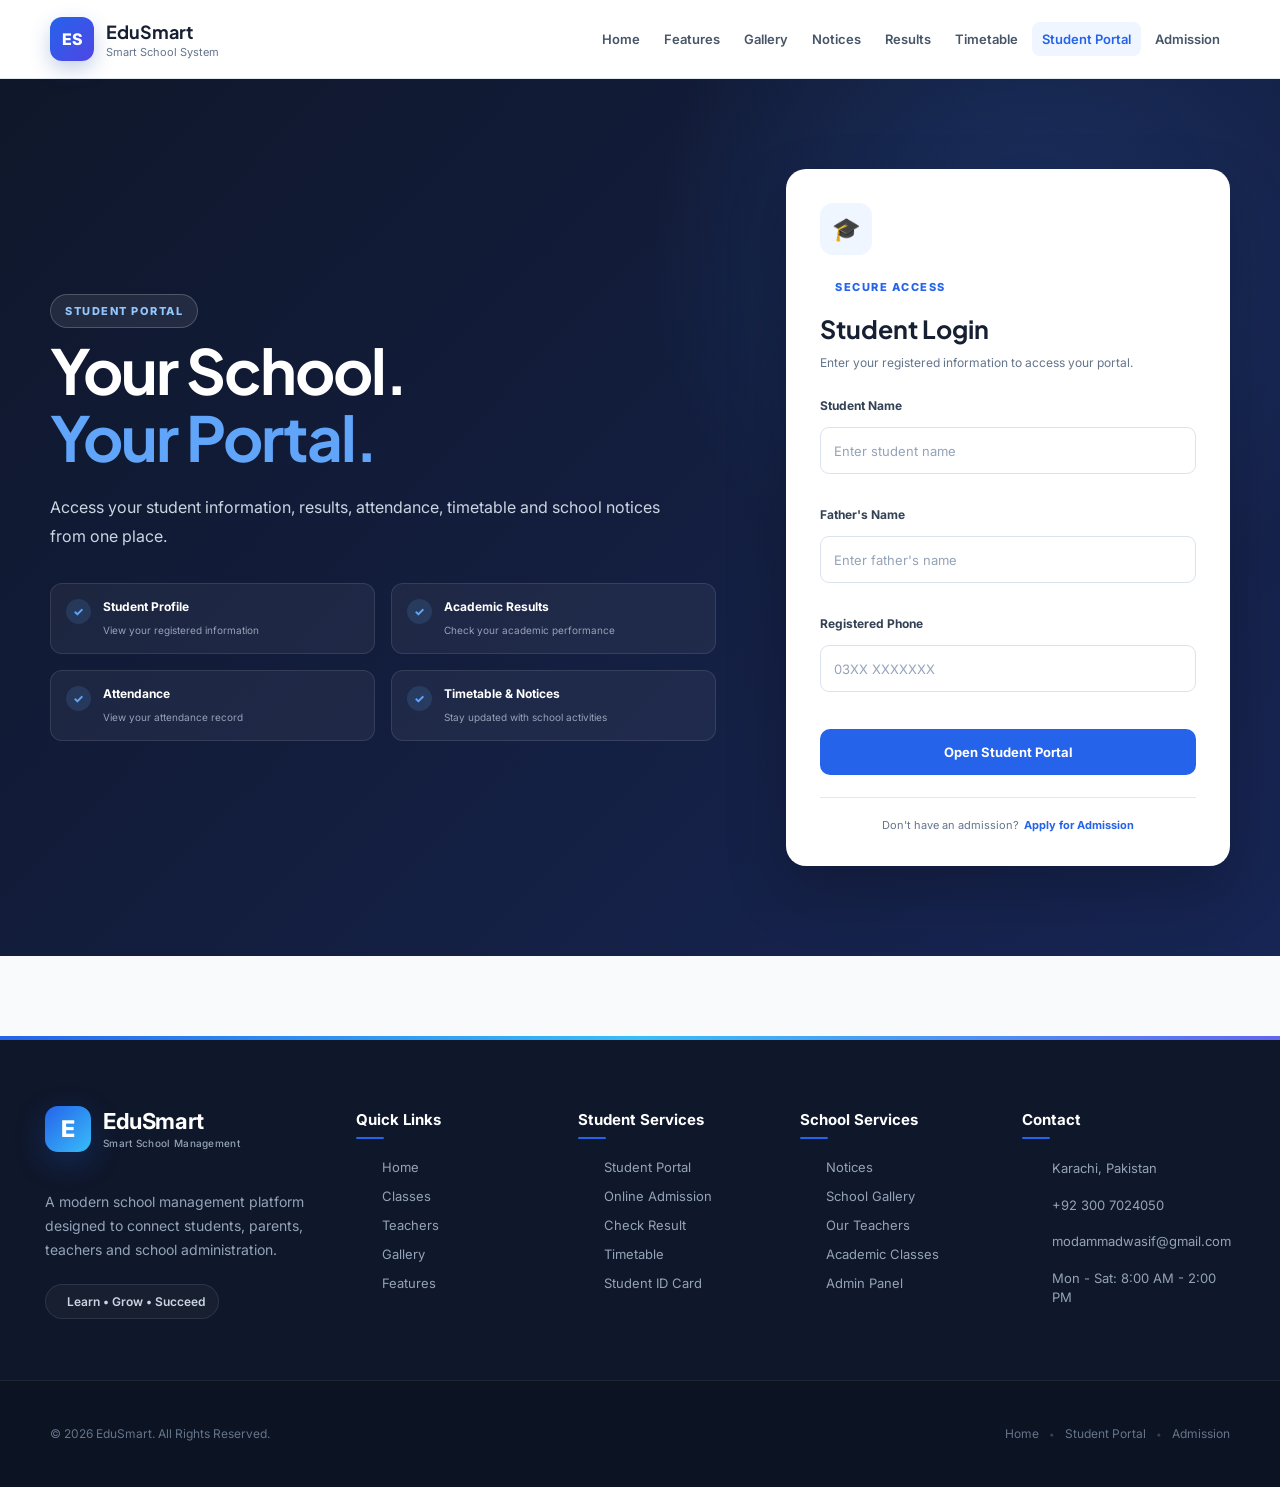
<file: student.html>
<!DOCTYPE html>
<html lang="en">
<head>
    <meta charset="UTF-8">
    <meta name="viewport" content="width=device-width, initial-scale=1.0">

    <title>Student Portal | EduSmart</title>

    <link rel="preconnect" href="https://fonts.googleapis.com">
    <link rel="preconnect" href="https://fonts.gstatic.com" crossorigin>

    <link
        href="https://fonts.googleapis.com/css2?family=Inter:wght@400;500;600;700;800&family=Plus+Jakarta+Sans:wght@500;600;700;800&display=swap"
        rel="stylesheet"
    >

    <link rel="stylesheet" href="style.css">
</head>

<body class="edusmart-page student-page">

    <!-- HEADER -->
    <header class="school-header">

        <div class="school-container">

            <a href="index.html" class="school-logo">

                <div class="school-logo-icon">
                    ES
                </div>

                <div>
                    <strong>EduSmart</strong>
                    <span>Smart School System</span>
                </div>

            </a>


            <nav class="school-nav">

                <a href="index.html">
                    Home
                </a>

                <a href="features.html">
                    Features
                </a>

                <a href="gallery.html">
                    Gallery
                </a>

                <a href="notice.html">
                    Notices
                </a>

                <a href="result.html">
                    Results
                </a>

                <a href="timetable.html">
                    Timetable
                </a>

                <a href="student.html" class="active">
                    Student Portal
                </a>

                <a href="admission.html">
                    Admission
                </a>

            </nav>


            <button
                type="button"
                class="school-menu-button"
                id="studentMenuButton"
            >
                ☰
            </button>

        </div>

    </header>


    <!-- LOGIN / SEARCH AREA -->
    <main>

        <section class="student-login-section">

            <div class="school-container">

                <div class="student-login-layout">

                    <!-- LEFT -->
                    <div class="student-login-intro">

                        <span class="school-eyebrow">
                            STUDENT PORTAL
                        </span>

                        <h1>
                            Your School.
                            <span>Your Portal.</span>
                        </h1>

                        <p>
                            Access your student information, results,
                            attendance, timetable and school notices
                            from one place.
                        </p>


                        <div class="student-login-features">

                            <div class="student-login-feature">
                                <span>✓</span>
                                <div>
                                    <strong>Student Profile</strong>
                                    <small>
                                        View your registered information
                                    </small>
                                </div>
                            </div>


                            <div class="student-login-feature">
                                <span>✓</span>
                                <div>
                                    <strong>Academic Results</strong>
                                    <small>
                                        Check your academic performance
                                    </small>
                                </div>
                            </div>


                            <div class="student-login-feature">
                                <span>✓</span>
                                <div>
                                    <strong>Attendance</strong>
                                    <small>
                                        View your attendance record
                                    </small>
                                </div>
                            </div>


                            <div class="student-login-feature">
                                <span>✓</span>
                                <div>
                                    <strong>Timetable & Notices</strong>
                                    <small>
                                        Stay updated with school activities
                                    </small>
                                </div>
                            </div>

                        </div>

                    </div>


                    <!-- LOGIN CARD -->
                    <div class="student-login-card">

                        <div class="student-login-card-heading">

                            <div class="student-login-icon">
                                🎓
                            </div>

                            <span class="school-eyebrow">
                                SECURE ACCESS
                            </span>

                            <h2>
                                Student Login
                            </h2>

                            <p>
                                Enter your registered information
                                to access your portal.
                            </p>

                        </div>


                        <form id="studentLoginForm">

                            <div class="school-form-group">

                                <label for="portalStudentName">
                                    Student Name
                                </label>

                                <input
                                    type="text"
                                    id="portalStudentName"
                                    placeholder="Enter student name"
                                    autocomplete="name"
                                    required
                                >

                            </div>


                            <div class="school-form-group">

                                <label for="portalFatherName">
                                    Father's Name
                                </label>

                                <input
                                    type="text"
                                    id="portalFatherName"
                                    placeholder="Enter father's name"
                                    required
                                >

                            </div>


                            <div class="school-form-group">

                                <label for="portalPhone">
                                    Registered Phone
                                </label>

                                <input
                                    type="tel"
                                    id="portalPhone"
                                    placeholder="03XX XXXXXXX"
                                    autocomplete="tel"
                                    required
                                >

                            </div>


                            <div
                                class="student-login-error"
                                id="studentLoginError"
                            ></div>


                            <button
                                type="submit"
                                class="school-primary-button student-login-button"
                            >
                                Open Student Portal
                            </button>

                        </form>


                        <div class="student-login-footer">

                            <span>
                                Don't have an admission?
                            </span>

                            <a href="admission.html">
                                Apply for Admission
                            </a>

                        </div>

                    </div>

                </div>

            </div>

        </section>


        <!-- PORTAL -->
        <section
            class="student-portal-section"
            id="studentPortal"
        >

            <div class="school-container">

                <!-- PORTAL TOP -->
                <div class="student-portal-top">

                    <div class="student-profile-heading">

                        <div
                            class="student-avatar"
                            id="studentAvatar"
                        >
                            S
                        </div>

                        <div>

                            <span class="school-eyebrow">
                                STUDENT DASHBOARD
                            </span>

                            <h2 id="portalStudentHeading">
                                Welcome, Student
                            </h2>

                            <p id="portalStudentMeta">
                                Student information
                            </p>

                        </div>

                    </div>


                    <button
                        type="button"
                        class="school-outline-button"
                        id="studentLogoutButton"
                    >
                        Logout
                    </button>

                </div>


                <!-- PORTAL NAV -->
                <div class="student-portal-nav">

                    <button
                        type="button"
                        class="student-portal-tab active"
                        data-student-tab="profile"
                    >
                        Profile
                    </button>

                    <button
                        type="button"
                        class="student-portal-tab"
                        data-student-tab="results"
                    >
                        Results
                    </button>

                    <button
                        type="button"
                        class="student-portal-tab"
                        data-student-tab="attendance"
                    >
                        Attendance
                    </button>

                    <button
                        type="button"
                        class="student-portal-tab"
                        data-student-tab="timetable"
                    >
                        Timetable
                    </button>

                    <button
                        type="button"
                        class="student-portal-tab"
                        data-student-tab="notices"
                    >
                        Notices
                    </button>

                </div>


                <!-- PROFILE -->
                <div
                    class="student-portal-panel active"
                    id="studentTabProfile"
                >

                    <div class="student-panel-heading">

                        <div>
                            <span class="school-eyebrow">
                                PERSONAL INFORMATION
                            </span>

                            <h3>
                                Student Profile
                            </h3>
                        </div>

                    </div>


                    <div class="student-profile-grid">

                        <div class="student-info-card">

                            <span>
                                Student Name
                            </span>

                            <strong id="profileStudentName">
                                —
                            </strong>

                        </div>


                        <div class="student-info-card">

                            <span>
                                Father's Name
                            </span>

                            <strong id="profileFatherName">
                                —
                            </strong>

                        </div>


                        <div class="student-info-card">

                            <span>
                                Class
                            </span>

                            <strong id="profileStudentClass">
                                —
                            </strong>

                        </div>


                        <div class="student-info-card">

                            <span>
                                Gender
                            </span>

                            <strong id="profileGender">
                                —
                            </strong>

                        </div>


                        <div class="student-info-card">

                            <span>
                                Date of Birth
                            </span>

                            <strong id="profileDob">
                                —
                            </strong>

                        </div>


                        <div class="student-info-card">

                            <span>
                                Phone
                            </span>

                            <strong id="profilePhone">
                                —
                            </strong>

                        </div>


                        <div class="student-info-card">

                            <span>
                                Application Number
                            </span>

                            <strong id="profileApplicationNumber">
                                —
                            </strong>

                        </div>


                        <div class="student-info-card">

                            <span>
                                Admission Status
                            </span>

                            <strong
                                class="student-status-badge"
                                id="profileStatus"
                            >
                                Pending
                            </strong>

                        </div>


                        <div class="student-info-card full-width">

                            <span>
                                Address
                            </span>

                            <strong id="profileAddress">
                                —
                            </strong>

                        </div>

                    </div>

                </div>


                <!-- RESULTS -->
                <div
                    class="student-portal-panel"
                    id="studentTabResults"
                >

                    <div class="student-panel-heading">

                        <div>
                            <span class="school-eyebrow">
                                ACADEMIC PERFORMANCE
                            </span>

                            <h3>
                                My Results
                            </h3>
                        </div>

                    </div>


                    <div
                        class="student-results-summary"
                        id="studentResultsSummary"
                    >

                        <div class="student-result-stat">
                            <span>Subjects</span>
                            <strong id="studentSubjectCount">0</strong>
                        </div>

                        <div class="student-result-stat">
                            <span>Marks</span>
                            <strong id="studentTotalMarks">0</strong>
                        </div>

                        <div class="student-result-stat">
                            <span>Average</span>
                            <strong id="studentAverageMarks">0%</strong>
                        </div>

                        <div class="student-result-stat">
                            <span>Grade</span>
                            <strong id="studentOverallGrade">—</strong>
                        </div>

                    </div>


                    <div class="student-table-card">

                        <div class="student-table-wrapper">

                            <table class="student-table">

                                <thead>

                                    <tr>
                                        <th>Subject</th>
                                        <th>Obtained</th>
                                        <th>Total</th>
                                        <th>Percentage</th>
                                        <th>Grade</th>
                                    </tr>

                                </thead>

                                <tbody id="studentResultsBody">

                                </tbody>

                            </table>

                        </div>


                        <div
                            class="student-empty-state"
                            id="studentResultsEmpty"
                        >
                            <div>📊</div>
                            <h4>No Results Available</h4>
                            <p>
                                Your academic results will appear
                                here when published by the school.
                            </p>
                        </div>

                    </div>

                </div>


                <!-- ATTENDANCE -->
                <div
                    class="student-portal-panel"
                    id="studentTabAttendance"
                >

                    <div class="student-panel-heading">

                        <div>
                            <span class="school-eyebrow">
                                ATTENDANCE RECORD
                            </span>

                            <h3>
                                My Attendance
                            </h3>
                        </div>

                    </div>


                    <div class="student-attendance-grid">

                        <div class="student-attendance-card present">
                            <span>Present</span>
                            <strong id="studentPresentCount">0</strong>
                        </div>

                        <div class="student-attendance-card absent">
                            <span>Absent</span>
                            <strong id="studentAbsentCount">0</strong>
                        </div>

                        <div class="student-attendance-card late">
                            <span>Late</span>
                            <strong id="studentLateCount">0</strong>
                        </div>

                        <div class="student-attendance-card total">
                            <span>Total Days</span>
                            <strong id="studentAttendanceTotal">0</strong>
                        </div>

                    </div>


                    <div class="student-attendance-message">

                        <div class="student-empty-icon">
                            📅
                        </div>

                        <div>
                            <h4>
                                Attendance Information
                            </h4>

                            <p>
                                Your daily attendance record is
                                managed by the school administration.
                            </p>
                        </div>

                    </div>

                </div>


                <!-- TIMETABLE -->
                <div
                    class="student-portal-panel"
                    id="studentTabTimetable"
                >

                    <div class="student-panel-heading">

                        <div>
                            <span class="school-eyebrow">
                                CLASS SCHEDULE
                            </span>

                            <h3>
                                My Timetable
                            </h3>
                        </div>

                    </div>


                    <div
                        class="student-timetable-grid"
                        id="studentTimetableGrid"
                    >
                    </div>


                    <div
                        class="student-empty-state"
                        id="studentTimetableEmpty"
                    >
                        <div>🗓️</div>

                        <h4>
                            Timetable Not Published
                        </h4>

                        <p>
                            Your class timetable will appear here
                            when published by the school.
                        </p>
                    </div>

                </div>


                <!-- NOTICES -->
                <div
                    class="student-portal-panel"
                    id="studentTabNotices"
                >

                    <div class="student-panel-heading">

                        <div>
                            <span class="school-eyebrow">
                                SCHOOL UPDATES
                            </span>

                            <h3>
                                Latest Notices
                            </h3>
                        </div>

                    </div>


                    <div
                        class="student-notices-list"
                        id="studentNoticesList"
                    >
                    </div>


                    <div
                        class="student-empty-state"
                        id="studentNoticesEmpty"
                    >
                        <div>🔔</div>

                        <h4>
                            No Notices
                        </h4>

                        <p>
                            School notices and announcements will
                            appear here.
                        </p>
                    </div>

                </div>

            </div>

        </section>

    </main>


    <!-- FOOTER -->
 <footer class="site-footer">

    <div class="footer-main">

        <!-- BRAND -->
        <div class="footer-brand">
            <a href="index.html" class="footer-logo">
                <span class="footer-logo-icon">E</span>

                <span>
                    <strong>EduSmart</strong>
                    <small>Smart School Management</small>
                </span>
            </a>

            <p>
                A modern school management platform designed to connect
                students, parents, teachers and school administration.
            </p>

            <div class="footer-badge">
                <i class="fas fa-graduation-cap"></i>
                Learn • Grow • Succeed
            </div>
        </div>


        <!-- QUICK LINKS -->
        <div class="footer-column">
            <h3>Quick Links</h3>

            <a href="index.html">
                <i class="fas fa-home"></i>
                Home
            </a>

            <a href="classes.html">
                <i class="fas fa-book-open"></i>
                Classes
            </a>

            <a href="teachers.html">
                <i class="fas fa-chalkboard-teacher"></i>
                Teachers
            </a>

            <a href="gallery.html">
                <i class="fas fa-images"></i>
                Gallery
            </a>

            <a href="features.html">
                <i class="fas fa-layer-group"></i>
                Features
            </a>
        </div>


        <!-- STUDENT SERVICES -->
        <div class="footer-column">
            <h3>Student Services</h3>

            <a href="student.html">
                <i class="fas fa-user-graduate"></i>
                Student Portal
            </a>

            <a href="admission.html">
                <i class="fas fa-file-signature"></i>
                Online Admission
            </a>

            <a href="result.html">
                <i class="fas fa-chart-line"></i>
                Check Result
            </a>

            <a href="timetable.html">
                <i class="fas fa-calendar-alt"></i>
                Timetable
            </a>

            <a href="id-card.html">
                <i class="fas fa-id-card"></i>
                Student ID Card
            </a>
        </div>


        <!-- SCHOOL SERVICES -->
        <div class="footer-column">
            <h3>School Services</h3>

            <a href="notice.html">
                <i class="fas fa-bullhorn"></i>
                Notices
            </a>

            <a href="gallery.html">
                <i class="fas fa-camera"></i>
                School Gallery
            </a>

            <a href="teachers.html">
                <i class="fas fa-users"></i>
                Our Teachers
            </a>

            <a href="classes.html">
                <i class="fas fa-school"></i>
                Academic Classes
            </a>

            <a href="admin.html">
                <i class="fas fa-lock"></i>
                Admin Panel
            </a>
        </div>


        <!-- CONTACT -->
        <div class="footer-column footer-contact">
            <h3>Contact</h3>

            <div class="footer-contact-item">
                <i class="fas fa-map-marker-alt"></i>
                <span>Karachi, Pakistan</span>
            </div>

            <div class="footer-contact-item">
                <i class="fas fa-phone"></i>
                <a href="tel:+923007024050">
                    +92 300 7024050
                </a>
            </div>

            <div class="footer-contact-item">
                <i class="fas fa-envelope"></i>
                <a href="mailto:modammadwasif@gmail.com">
                    modammadwasif@gmail.com
                </a>
            </div>

            <div class="footer-contact-item">
                <i class="fas fa-clock"></i>
                <span>Mon - Sat: 8:00 AM - 2:00 PM</span>
            </div>
        </div>

    </div>


    <!-- FOOTER BOTTOM -->
    <div class="footer-bottom">

        <div class="footer-bottom-inner">

            <p>
                © <span data-current-year>2026</span>
                EduSmart. All Rights Reserved.
            </p>

            <div class="footer-bottom-links">
                <a href="index.html">Home</a>

                <span>•</span>

                <a href="student.html">Student Portal</a>

                <span>•</span>

                <a href="admission.html">Admission</a>
            </div>

        </div>

    </div>

</footer>

    <script src="script.js"></script>

</body>
</html>
</file>
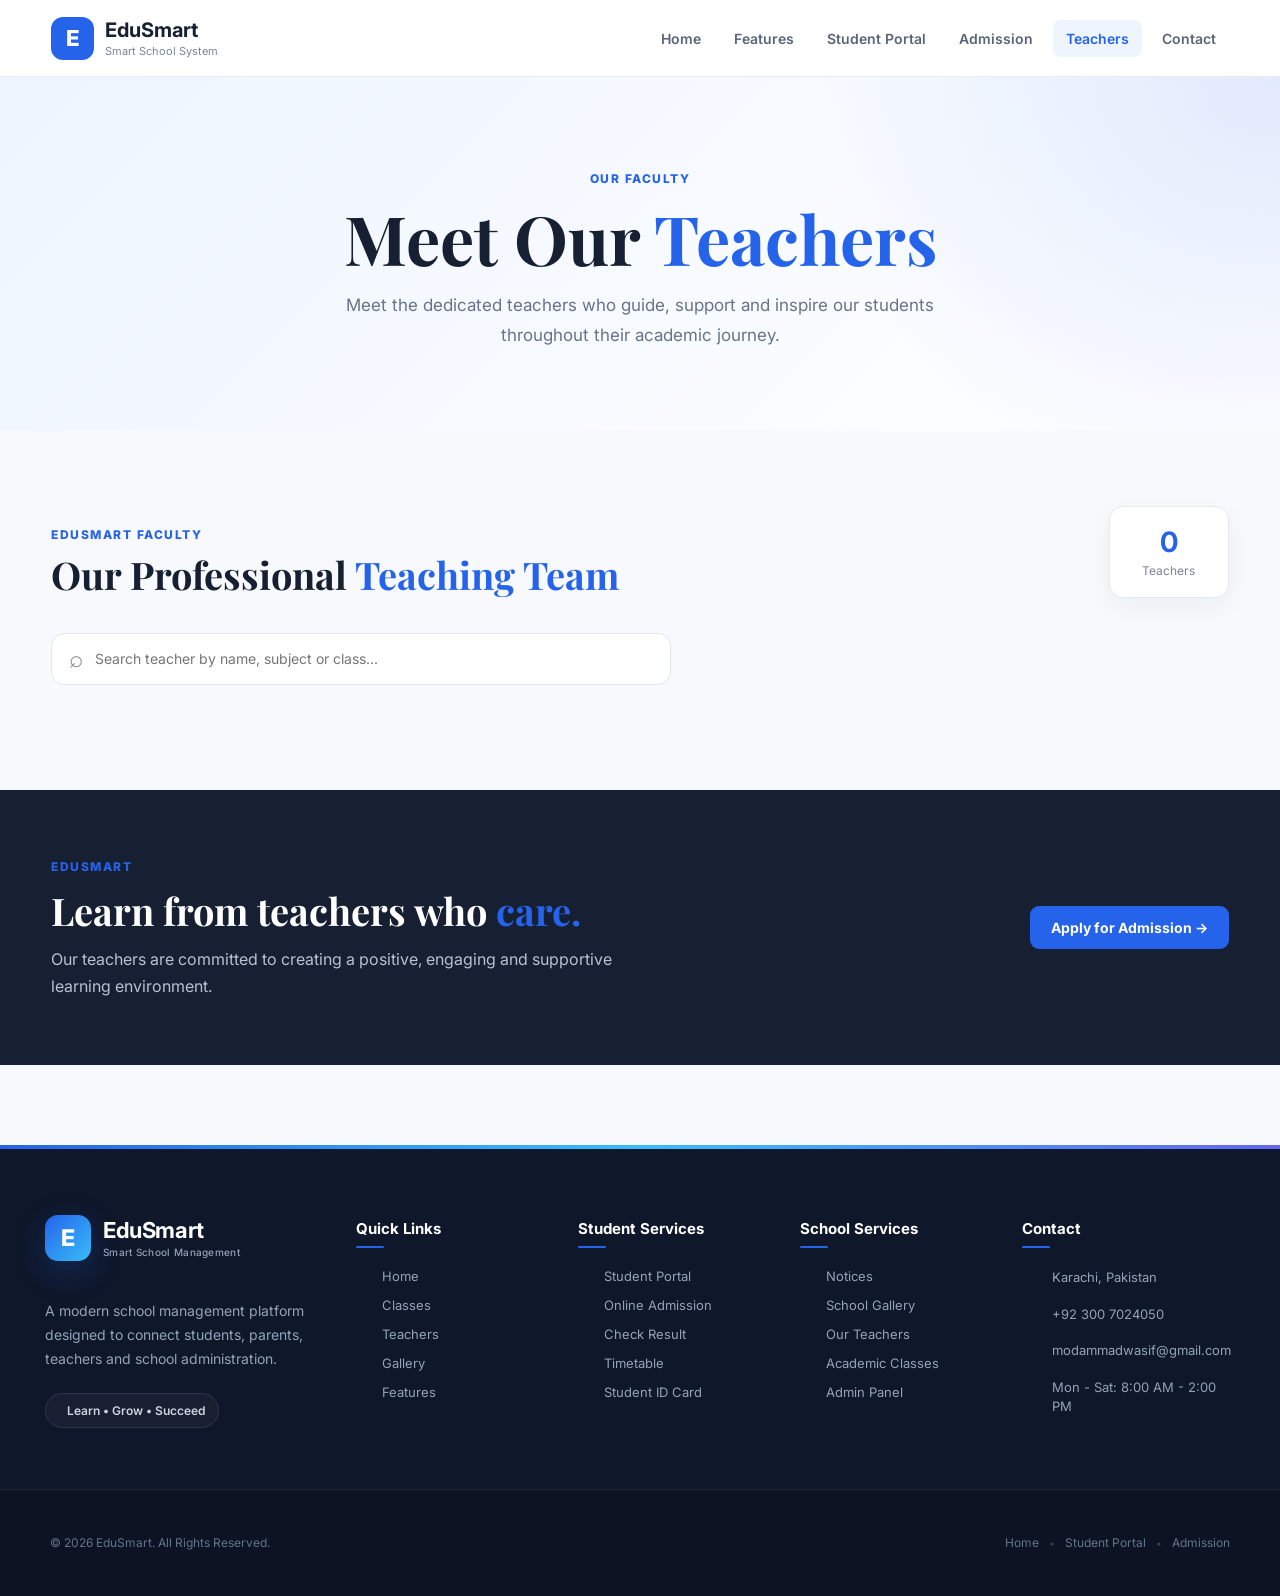
<file: teachers.html>
<!DOCTYPE html>
<html lang="en">
<head>
    <meta charset="UTF-8">
    <meta name="viewport" content="width=device-width, initial-scale=1.0">

    <title>Teachers | EduSmart</title>

    <link rel="preconnect" href="https://fonts.googleapis.com">
    <link rel="preconnect" href="https://fonts.gstatic.com" crossorigin>

    <link href="https://fonts.googleapis.com/css2?family=Inter:wght@400;500;600;700;800&family=Playfair+Display:wght@600;700&display=swap" rel="stylesheet">

    <link rel="stylesheet" href="style.css">
</head>

<body class="teachers-page" id="teachersPage">

    <!-- HEADER -->
    <header class="teachers-header">

        <div class="teachers-container teachers-header-inner">

            <a href="index.html" class="teachers-logo">
                <div class="teachers-logo-icon">E</div>

                <div>
                    <strong>EduSmart</strong>
                    <span>Smart School System</span>
                </div>
            </a>

            <nav class="teachers-nav" id="teachersNav">
                <a href="index.html">Home</a>
                <a href="features.html">Features</a>
                <a href="student.html">Student Portal</a>
                <a href="admission.html">Admission</a>
                <a href="teachers.html" class="active">Teachers</a>
                <a href="contact.html">Contact</a>
            </nav>

            <button class="teachers-menu-button" id="teachersMenuButton">
                ☰
            </button>

        </div>

    </header>


    <!-- HERO -->
    <section class="teachers-hero">

        <div class="teachers-container">

            <span class="teachers-eyebrow">OUR FACULTY</span>

            <h1>
                Meet Our
                <span>Teachers</span>
            </h1>

            <p>
                Meet the dedicated teachers who guide, support and inspire
                our students throughout their academic journey.
            </p>

        </div>

    </section>


    <!-- TEACHERS -->
    <main class="teachers-main">

        <div class="teachers-container">

            <div class="teachers-section-heading">

                <div>
                    <span class="teachers-small-label">EDUSMART FACULTY</span>

                    <h2>
                        Our Professional
                        <span>Teaching Team</span>
                    </h2>
                </div>

                <div class="teachers-count-box">
                    <strong id="publicTeacherCount">0</strong>
                    <span>Teachers</span>
                </div>

            </div>


            <!-- SEARCH -->
            <div class="teachers-toolbar">

                <div class="teachers-search">

                    <span>⌕</span>

                    <input
                        type="text"
                        id="teacherSearch"
                        placeholder="Search teacher by name, subject or class..."
                    >

                </div>

            </div>


            <!-- TEACHER GRID -->
            <div class="teachers-grid" id="publicTeachersGrid">

                <!-- Teachers will load from admin data -->

            </div>


            <!-- EMPTY -->
            <div class="teachers-empty" id="teachersEmpty">

                <div class="teachers-empty-icon">👨‍🏫</div>

                <h3>No Teachers Found</h3>

                <p>
                    Teacher information added from the Admin Panel
                    will appear here.
                </p>

                <a href="admin.html" class="teachers-admin-button">
                    Open Admin Panel
                </a>

            </div>

        </div>

    </main>


    <!-- CTA -->
    <section class="teachers-cta">

        <div class="teachers-container teachers-cta-inner">

            <div>
                <span class="teachers-small-label">EDUSMART</span>

                <h2>
                    Learn from teachers who
                    <span>care.</span>
                </h2>

                <p>
                    Our teachers are committed to creating a positive,
                    engaging and supportive learning environment.
                </p>
            </div>

            <a href="admission.html" class="teachers-cta-button">
                Apply for Admission →
            </a>

        </div>

    </section>
 
<footer class="site-footer">

    <div class="footer-main">

        <!-- BRAND -->
        <div class="footer-brand">
            <a href="index.html" class="footer-logo">
                <span class="footer-logo-icon">E</span>
                <span>
                    <strong>EduSmart</strong>
                    <small>Smart School Management</small>
                </span>
            </a>

            <p>
                A modern school management platform designed to connect
                students, parents, teachers and school administration.
            </p>

            <div class="footer-badge">
                <i class="fas fa-graduation-cap"></i>
                Learn • Grow • Succeed
            </div>
        </div>

        <!-- QUICK LINKS -->
        <div class="footer-column">
            <h3>Quick Links</h3>

            <a href="index.html"><i class="fas fa-home"></i> Home</a>
            <a href="classes.html"><i class="fas fa-book-open"></i> Classes</a>
            <a href="teachers.html"><i class="fas fa-chalkboard-teacher"></i> Teachers</a>
            <a href="gallery.html"><i class="fas fa-images"></i> Gallery</a>
            <a href="features.html"><i class="fas fa-layer-group"></i> Features</a>
        </div>

        <!-- STUDENT SERVICES -->
        <div class="footer-column">
            <h3>Student Services</h3>

            <a href="student.html"><i class="fas fa-user-graduate"></i> Student Portal</a>
            <a href="admission.html"><i class="fas fa-file-signature"></i> Online Admission</a>
            <a href="result.html"><i class="fas fa-chart-line"></i> Check Result</a>
            <a href="timetable.html"><i class="fas fa-calendar-alt"></i> Timetable</a>
            <a href="id-card.html"><i class="fas fa-id-card"></i> Student ID Card</a>
        </div>

        <!-- SCHOOL SERVICES -->
        <div class="footer-column">
            <h3>School Services</h3>

            <a href="notice.html"><i class="fas fa-bullhorn"></i> Notices</a>
            <a href="gallery.html"><i class="fas fa-camera"></i> School Gallery</a>
            <a href="teachers.html"><i class="fas fa-users"></i> Our Teachers</a>
            <a href="classes.html"><i class="fas fa-school"></i> Academic Classes</a>
            <a href="admin.html"><i class="fas fa-lock"></i> Admin Panel</a>
        </div>

        <!-- CONTACT -->
        <div class="footer-column footer-contact">
            <h3>Contact</h3>

            <div class="footer-contact-item">
                <i class="fas fa-map-marker-alt"></i>
                <span>Karachi, Pakistan</span>
            </div>

            <div class="footer-contact-item">
                <i class="fas fa-phone"></i>
                <a href="tel:+923007024050">
                    +92 300 7024050
                </a>
            </div>

            <div class="footer-contact-item">
                <i class="fas fa-envelope"></i>
                <a href="mailto:modammadwasif@gmail.com">
                    modammadwasif@gmail.com
                </a>
            </div>

            <div class="footer-contact-item">
                <i class="fas fa-clock"></i>
                <span>Mon - Sat: 8:00 AM - 2:00 PM</span>
            </div>
        </div>

    </div>

    <!-- FOOTER BOTTOM -->
    <div class="footer-bottom">
        <div class="footer-bottom-inner">

            <p>
                © <span data-current-year>2026</span>
                EduSmart. All Rights Reserved.
            </p>

            <div class="footer-bottom-links">
                <a href="index.html">Home</a>
                <span>•</span>
                <a href="student.html">Student Portal</a>
                <span>•</span>
                <a href="admission.html">Admission</a>
            </div>

        </div>
    </div>

</footer>

    <script src="script.js"></script>

</body>
</html>
</file>
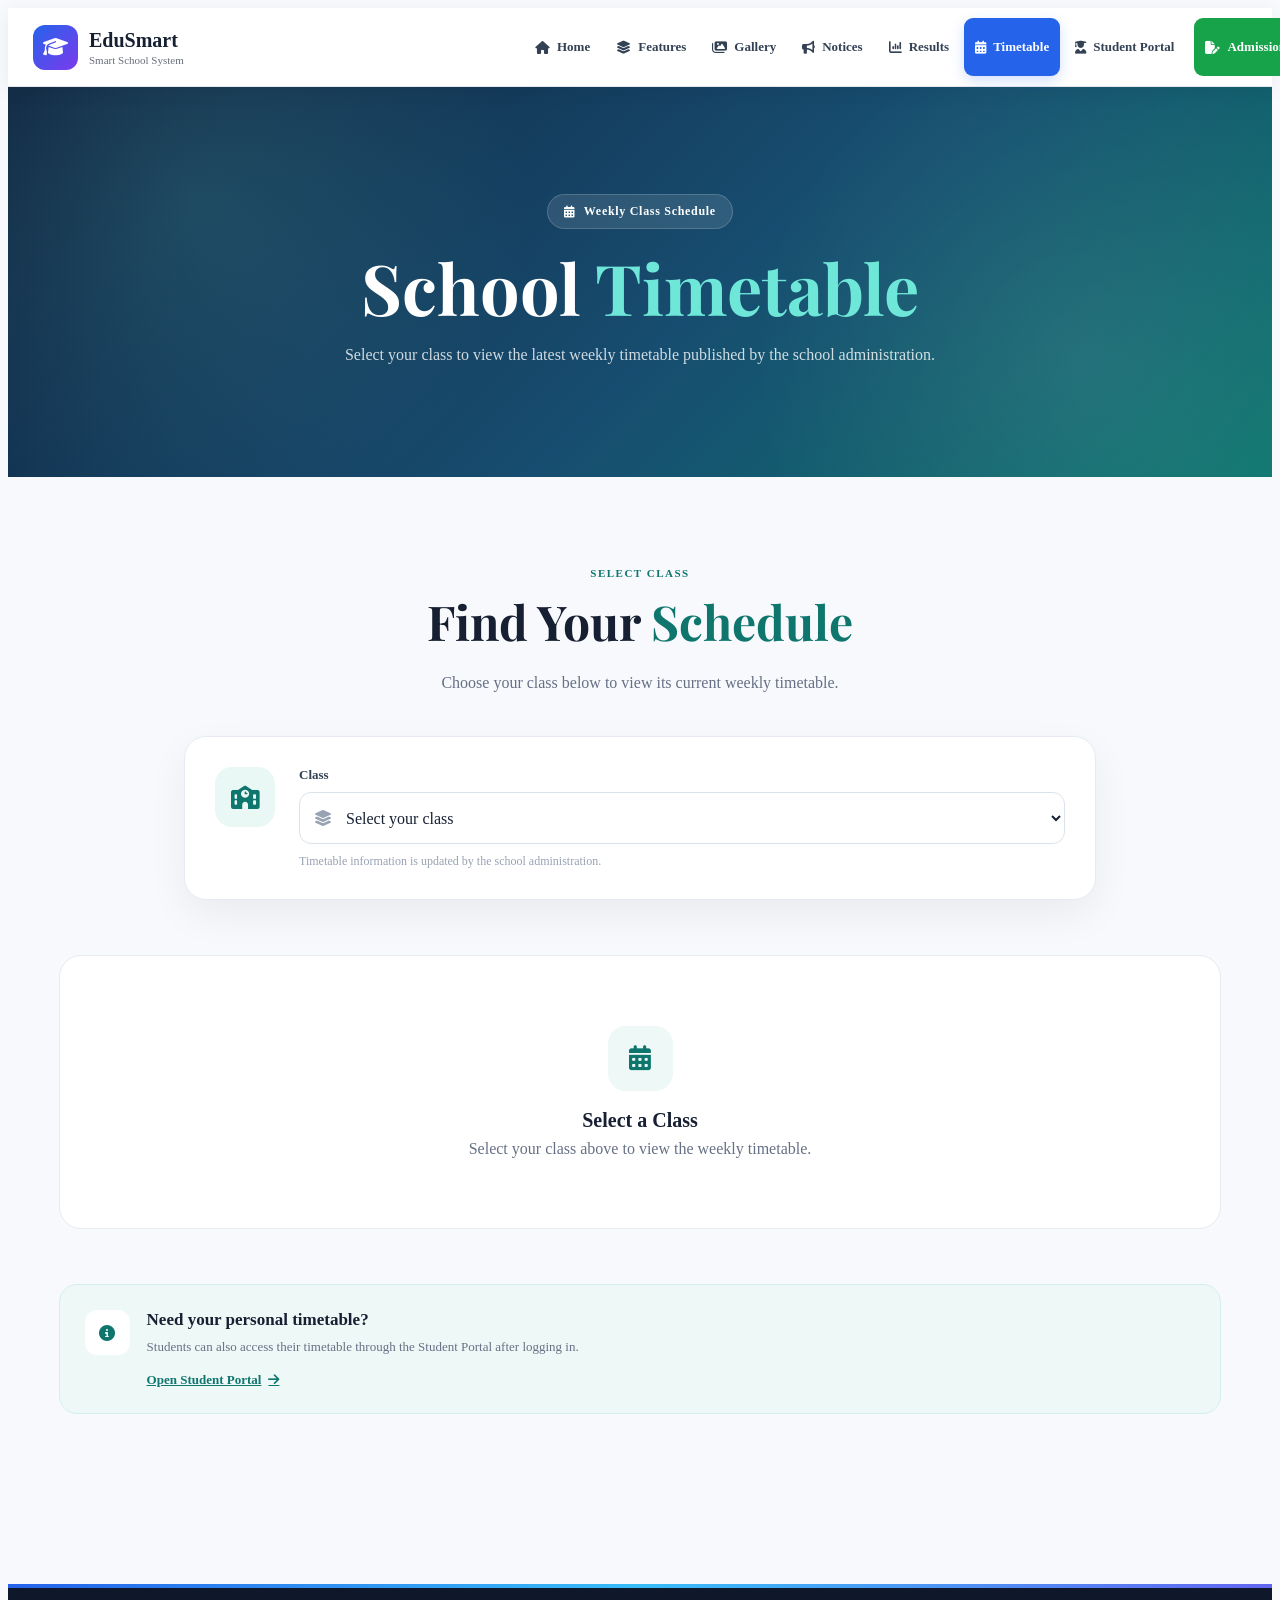
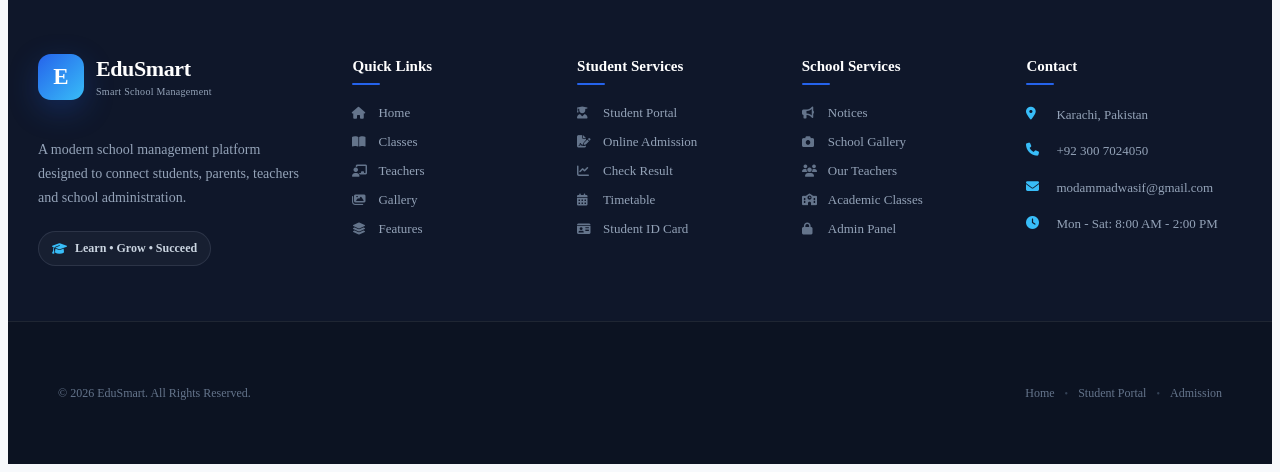
<file: timetable.html>
<!DOCTYPE html>
<html lang="en">
<head>
    <meta charset="UTF-8">
    <meta name="viewport" content="width=device-width, initial-scale=1.0">

    <title>Timetable | EduSmart</title>

    <meta
        name="description"
        content="View EduSmart school class timetable."
    >

    <link rel="preconnect" href="https://fonts.googleapis.com">
    <link rel="preconnect" href="https://fonts.gstatic.com" crossorigin>

    <link
        href="https://fonts.googleapis.com/css2?family=Inter:wght@400;500;600;700;800&family=Playfair+Display:wght@600;700;800&display=swap"
        rel="stylesheet"
    >

    <link
        rel="stylesheet"
        href="https://cdnjs.cloudflare.com/ajax/libs/font-awesome/6.5.2/css/all.min.css"
    >

    <link rel="stylesheet" href="style.css">
</head>

<body class="timetable-page" id="timetablePage">
 
<!-- ================= HEADER ================= -->

<header class="site-header">
    <div class="site-header-inner">

        <!-- LOGO -->
        <a href="index.html" class="site-logo">

            <span class="site-logo-icon">
                <i class="fa-solid fa-graduation-cap"></i>
            </span>

            <span>
                <strong>EduSmart</strong>
                <small>Smart School System</small>
            </span>

        </a>


        <!-- NAVIGATION -->
        <nav class="main-nav" id="timetableNav">

            <a href="index.html">
                <i class="fa-solid fa-house"></i>
                Home
            </a>

            <a href="features.html">
                <i class="fa-solid fa-layer-group"></i>
                Features
            </a>

            <a href="gallery.html">
                <i class="fa-solid fa-images"></i>
                Gallery
            </a>

            <a href="notices.html">
                <i class="fa-solid fa-bullhorn"></i>
                Notices
            </a>

            <a href="results.html">
                <i class="fa-solid fa-chart-column"></i>
                Results
            </a>

            <a href="timetable.html" class="active">
                <i class="fa-solid fa-calendar-days"></i>
                Timetable
            </a>

            <a href="student.html">
                <i class="fa-solid fa-user-graduate"></i>
                Student Portal
            </a>

            <a href="admission.html" class="nav-admission">
                <i class="fa-solid fa-file-pen"></i>
                Admission
            </a>

        </nav>


        <!-- MOBILE MENU -->
        <button
            type="button"
            class="mobile-menu-button"
            id="timetableMenuButton"
            aria-label="Open menu"
        >
            <i class="fa-solid fa-bars"></i>
        </button>

    </div>
</header>
    <!-- ================= HERO ================= -->

    <section class="timetable-hero">

        <div class="timetable-hero-content">

            <span class="timetable-eyebrow">

                <i class="fa-solid fa-calendar-days"></i>

                Weekly Class Schedule

            </span>


            <h1>
                School
                <span>Timetable</span>
            </h1>


            <p>
                Select your class to view the latest weekly
                timetable published by the school administration.
            </p>

        </div>

    </section>


    <!-- ================= MAIN ================= -->

    <main class="timetable-main">


        <!-- CLASS SELECTOR -->

        <section class="timetable-selector-section">

            <div class="timetable-section-heading">

                <span class="timetable-small-label">
                    SELECT CLASS
                </span>

                <h2>
                    Find Your
                    <span>Schedule</span>
                </h2>

                <p>
                    Choose your class below to view its current
                    weekly timetable.
                </p>

            </div>


            <div class="timetable-selector-card">

                <div class="timetable-selector-icon">

                    <i class="fa-solid fa-school"></i>

                </div>


                <div class="timetable-selector-content">

                    <label for="publicTimetableClass">
                        Class
                    </label>


                    <div class="timetable-select-wrap">

                        <i class="fa-solid fa-layer-group"></i>

                        <select id="publicTimetableClass">

                            <option value="">
                                Select your class
                            </option>

                            <option value="Play Group">
                                Play Group
                            </option>

                            <option value="ECED I">
                                ECED I
                            </option>

                            <option value="ECED II">
                                ECED II
                            </option>

                            <option value="Class 1">
                                Class 1
                            </option>

                            <option value="Class 2">
                                Class 2
                            </option>

                            <option value="Class 3">
                                Class 3
                            </option>

                            <option value="Class 4">
                                Class 4
                            </option>

                            <option value="Class 5">
                                Class 5
                            </option>

                            <option value="Class 6">
                                Class 6
                            </option>

                            <option value="Class 7">
                                Class 7
                            </option>

                            <option value="Class 8">
                                Class 8
                            </option>

                            <option value="Class 9">
                                Class 9
                            </option>

                            <option value="Class 10">
                                Class 10
                            </option>

                        </select>

                    </div>


                    <p>
                        Timetable information is updated by
                        the school administration.
                    </p>

                </div>

            </div>

        </section>


        <!-- TIMETABLE OUTPUT -->

        <section
            class="public-timetable-output"
            id="publicTimetableOutput"
        >

            <div class="public-timetable-empty">

                <div class="public-timetable-empty-icon">

                    <i class="fa-solid fa-calendar-days"></i>

                </div>

                <h3>
                    Select a Class
                </h3>

                <p>
                    Select your class above to view the weekly
                    timetable.
                </p>

            </div>

        </section>


        <!-- INFORMATION -->

        <section class="timetable-info-section">

            <div class="timetable-info-card">

                <div class="timetable-info-icon">

                    <i class="fa-solid fa-circle-info"></i>

                </div>


                <div>

                    <h3>
                        Need your personal timetable?
                    </h3>

                    <p>
                        Students can also access their timetable
                        through the Student Portal after logging in.
                    </p>


                    <a href="student.html">

                        Open Student Portal

                        <i class="fa-solid fa-arrow-right"></i>

                    </a>

                </div>

            </div>

        </section>

    </main>

 <footer class="site-footer">

    <div class="footer-main">

        <!-- BRAND -->
        <div class="footer-brand">
            <a href="index.html" class="footer-logo">
                <span class="footer-logo-icon">E</span>
                <span>
                    <strong>EduSmart</strong>
                    <small>Smart School Management</small>
                </span>
            </a>

            <p>
                A modern school management platform designed to connect
                students, parents, teachers and school administration.
            </p>

            <div class="footer-badge">
                <i class="fas fa-graduation-cap"></i>
                Learn • Grow • Succeed
            </div>
        </div>

        <!-- QUICK LINKS -->
        <div class="footer-column">
            <h3>Quick Links</h3>

            <a href="index.html"><i class="fas fa-home"></i> Home</a>
            <a href="classes.html"><i class="fas fa-book-open"></i> Classes</a>
            <a href="teachers.html"><i class="fas fa-chalkboard-teacher"></i> Teachers</a>
            <a href="gallery.html"><i class="fas fa-images"></i> Gallery</a>
            <a href="features.html"><i class="fas fa-layer-group"></i> Features</a>
        </div>

        <!-- STUDENT SERVICES -->
        <div class="footer-column">
            <h3>Student Services</h3>

            <a href="student.html"><i class="fas fa-user-graduate"></i> Student Portal</a>
            <a href="admission.html"><i class="fas fa-file-signature"></i> Online Admission</a>
            <a href="result.html"><i class="fas fa-chart-line"></i> Check Result</a>
            <a href="timetable.html"><i class="fas fa-calendar-alt"></i> Timetable</a>
            <a href="id-card.html"><i class="fas fa-id-card"></i> Student ID Card</a>
        </div>

        <!-- SCHOOL SERVICES -->
        <div class="footer-column">
            <h3>School Services</h3>

            <a href="notice.html"><i class="fas fa-bullhorn"></i> Notices</a>
            <a href="gallery.html"><i class="fas fa-camera"></i> School Gallery</a>
            <a href="teachers.html"><i class="fas fa-users"></i> Our Teachers</a>
            <a href="classes.html"><i class="fas fa-school"></i> Academic Classes</a>
            <a href="admin.html"><i class="fas fa-lock"></i> Admin Panel</a>
        </div>

        <!-- CONTACT -->
        <div class="footer-column footer-contact">
            <h3>Contact</h3>

            <div class="footer-contact-item">
                <i class="fas fa-map-marker-alt"></i>
                <span>Karachi, Pakistan</span>
            </div>

            <div class="footer-contact-item">
                <i class="fas fa-phone"></i>
                <a href="tel:+923007024050">
                    +92 300 7024050
                </a>
            </div>

            <div class="footer-contact-item">
                <i class="fas fa-envelope"></i>
                <a href="mailto:modammadwasif@gmail.com">
                    modammadwasif@gmail.com
                </a>
            </div>

            <div class="footer-contact-item">
                <i class="fas fa-clock"></i>
                <span>Mon - Sat: 8:00 AM - 2:00 PM</span>
            </div>
        </div>

    </div>

    <!-- FOOTER BOTTOM -->
    <div class="footer-bottom">
        <div class="footer-bottom-inner">

            <p>
                © <span data-current-year>2026</span>
                EduSmart. All Rights Reserved.
            </p>

            <div class="footer-bottom-links">
                <a href="index.html">Home</a>
                <span>•</span>
                <a href="student.html">Student Portal</a>
                <span>•</span>
                <a href="admission.html">Admission</a>
            </div>

        </div>
    </div>

</footer>

    <script src="script.js"></script>

</body>
</html>
</file>
<file: style.css>
/* =========================================================
   EDUSMART PROFESSIONAL SCHOOL WEBSITE
   PUBLIC WEBSITE CSS
========================================================= */

:root {
    --school-primary: #1746a2;
    --school-primary-dark: #10377f;
    --school-secondary: #425cc3;
    --school-dark: #10233f;
    --school-text: #52627a;
    --school-light: #f5f8fc;
    --school-white: #ffffff;
    --school-border: #e5eaf2;
    --school-shadow: 0 18px 50px rgba(16, 35, 63, 0.10);
    --school-radius: 18px;
}

/* ---------- RESET ---------- */

.school-container {
    width: min(1180px, 92%);
    margin: auto;
}

.school-header *,
.school-topbar *,
.school-hero *,
.school-section *,
.school-footer * {
    box-sizing: border-box;
}

/* ---------- TOP BAR ---------- */

.school-topbar {
    background: var(--school-dark);
    color: #fff;
    font-size: 13px;
}

.school-topbar-inner {
    min-height: 42px;
    display: flex;
    align-items: center;
    justify-content: space-between;
    gap: 20px;
}

.school-top-left,
.school-top-right {
    display: flex;
    align-items: center;
    gap: 20px;
}

.school-top-left span,
.school-top-right a {
    display: flex;
    align-items: center;
    gap: 7px;
    color: rgba(255,255,255,.88);
    text-decoration: none;
}

.school-top-right a:hover {
    color: var(--school-secondary);
}

/* ---------- HEADER ---------- */

.school-header {
    position: sticky;
    top: 0;
    z-index: 1000;
    background: rgba(255,255,255,.96);
    backdrop-filter: blur(15px);
    border-bottom: 1px solid var(--school-border);
}

.school-nav {
    min-height: 78px;
    display: flex;
    align-items: center;
    justify-content: space-between;
    gap: 25px;
}

.school-logo {
    display: flex;
    align-items: center;
    gap: 11px;
    text-decoration: none;
    color: var(--school-dark);
    flex-shrink: 0;
}

.school-logo-icon {
    width: 45px;
    height: 45px;
    border-radius: 13px;
    display: grid;
    place-items: center;
    color: white;
    background: linear-gradient(135deg, var(--school-primary), #3478e5);
    box-shadow: 0 8px 20px rgba(23,70,162,.25);
}

.school-logo-icon i {
    font-size: 21px;
}

.school-logo-text {
    display: flex;
    flex-direction: column;
    line-height: 1;
}

.school-logo-text strong {
    font-size: 21px;
    font-weight: 800;
}

.school-logo-text span {
    margin-top: 5px;
    font-size: 9px;
    font-weight: 800;
    letter-spacing: 3px;
    color: var(--school-primary);
}

.school-main-nav {
    display: flex;
    align-items: center;
    gap: 25px;
}

.school-main-nav a {
    position: relative;
    padding: 29px 0;
    color: var(--school-dark);
    font-size: 14px;
    font-weight: 600;
    text-decoration: none;
}

.school-main-nav a::after {
    content: "";
    position: absolute;
    left: 0;
    bottom: 20px;
    width: 0;
    height: 2px;
    border-radius: 5px;
    background: var(--school-primary);
    transition: .25s;
}

.school-main-nav a:hover,
.school-main-nav a.active {
    color: var(--school-primary);
}

.school-main-nav a:hover::after,
.school-main-nav a.active::after {
    width: 100%;
}

.school-nav-actions {
    display: flex;
    align-items: center;
    gap: 12px;
}

.school-admission-btn {
    padding: 12px 19px;
    border-radius: 10px;
    color: white;
    background: var(--school-primary);
    text-decoration: none;
    font-size: 13px;
    font-weight: 700;
    transition: .25s;
}

.school-admission-btn:hover {
    background: var(--school-primary-dark);
    transform: translateY(-2px);
}

.school-menu-btn {
    display: none;
    width: 42px;
    height: 42px;
    border: 0;
    border-radius: 10px;
    background: var(--school-light);
    color: var(--school-dark);
    cursor: pointer;
    font-size: 18px;
}

/* ---------- HERO ---------- */

.school-hero {
    position: relative;
    min-height: 650px;
    display: flex;
    align-items: center;
    overflow: hidden;
    background:
        linear-gradient(100deg, #071a35 0%, #123a76 58%, #1d5bb0 100%);
}

.school-hero::before {
    content: "";
    position: absolute;
    width: 500px;
    height: 500px;
    right: -180px;
    top: -180px;
    border: 1px solid rgba(255,255,255,.12);
    border-radius: 50%;
}

.school-hero::after {
    content: "";
    position: absolute;
    width: 700px;
    height: 700px;
    right: -330px;
    bottom: -400px;
    border: 1px solid rgba(255,255,255,.08);
    border-radius: 50%;
}

.school-hero-overlay {
    position: absolute;
    inset: 0;
    background:
        radial-gradient(circle at 75% 35%, rgba(255,255,255,.12), transparent 25%),
        linear-gradient(90deg, transparent, rgba(0,0,0,.08));
}

.school-hero-content {
    position: relative;
    z-index: 2;
}

.school-hero-text {
    max-width: 750px;
    padding: 80px 0;
}

.school-eyebrow {
    display: inline-flex;
    align-items: center;
    gap: 8px;
    margin-bottom: 20px;
    padding: 9px 14px;
    border: 1px solid rgba(255,255,255,.2);
    border-radius: 30px;
    color: #fff;
    background: rgba(255,255,255,.08);
    font-size: 12px;
    font-weight: 700;
    letter-spacing: .5px;
}

.school-eyebrow i {
    color: var(--school-secondary);
}

.school-hero h1 {
    margin: 0;
    color: white;
    font-family: "Playfair Display", serif;
    font-size: clamp(44px, 6vw, 76px);
    line-height: 1.05;
    letter-spacing: -2px;
}

.school-hero h1 span {
    display: block;
    color: #8fc0ff;
}

.school-hero p {
    max-width: 640px;
    margin: 25px 0 30px;
    color: rgba(255,255,255,.78);
    font-size: 16px;
    line-height: 1.8;
}

.school-hero-buttons {
    display: flex;
    flex-wrap: wrap;
    gap: 13px;
}

.school-btn {
    min-height: 50px;
    display: inline-flex;
    align-items: center;
    justify-content: center;
    gap: 10px;
    padding: 0 21px;
    border-radius: 11px;
    text-decoration: none;
    font-size: 14px;
    font-weight: 700;
    transition: .25s;
}

.school-btn-primary {
    color: white;
    background: var(--school-secondary);
    box-shadow: 0 12px 25px rgba(0,0,0,.16);
}

.school-btn-primary:hover {
    transform: translateY(-3px);
}

.school-btn-outline {
    color: white;
    border: 1px solid rgba(255,255,255,.3);
    background: rgba(255,255,255,.06);
}

.school-btn-outline:hover {
    background: rgba(255,255,255,.13);
}

.school-btn-light {
    color: var(--school-dark);
    background: white;
}

.school-btn-transparent {
    color: white;
    border: 1px solid rgba(255,255,255,.4);
    background: transparent;
}

.school-hero-trust {
    display: flex;
    flex-wrap: wrap;
    gap: 20px;
    margin-top: 35px;
}

.school-trust-item {
    display: flex;
    align-items: center;
    gap: 7px;
    color: rgba(255,255,255,.78);
    font-size: 12px;
}

.school-trust-item i {
    color: #7de5a3;
}

.school-hero-card {
    position: absolute;
    right: 3%;
    bottom: 80px;
    display: flex;
    align-items: center;
    gap: 13px;
    padding: 17px 20px;
    border: 1px solid rgba(255,255,255,.15);
    border-radius: 16px;
    color: white;
    background: rgba(255,255,255,.09);
    backdrop-filter: blur(15px);
}

.school-hero-card-icon {
    width: 43px;
    height: 43px;
    display: grid;
    place-items: center;
    border-radius: 12px;
    color: var(--school-dark);
    background: var(--school-secondary);
}

.school-hero-card div:last-child {
    display: flex;
    flex-direction: column;
    gap: 4px;
}

.school-hero-card strong {
    font-size: 14px;
}

.school-hero-card span {
    color: rgba(255,255,255,.65);
    font-size: 11px;
}

/* ---------- QUICK ACCESS ---------- */

.school-quick-access {
    position: relative;
    z-index: 10;
    margin-top: -45px;
}

.school-quick-grid {
    display: grid;
    grid-template-columns: repeat(4, 1fr);
    gap: 15px;
}

.school-quick-card {
    min-height: 105px;
    display: flex;
    align-items: center;
    gap: 14px;
    padding: 18px;
    border: 1px solid var(--school-border);
    border-radius: 15px;
    background: white;
    box-shadow: var(--school-shadow);
    text-decoration: none;
    transition: .3s;
}

.school-quick-card:hover {
    transform: translateY(-7px);
}

.school-quick-icon {
    width: 48px;
    height: 48px;
    flex-shrink: 0;
    display: grid;
    place-items: center;
    border-radius: 13px;
    color: var(--school-primary);
    background: #edf4ff;
    font-size: 18px;
}

.school-quick-card h3 {
    margin: 0 0 5px;
    color: var(--school-dark);
    font-size: 14px;
}

.school-quick-card p {
    margin: 0;
    color: var(--school-text);
    font-size: 11px;
}

.school-quick-arrow {
    margin-left: auto;
    color: #aab4c4;
}

/* ---------- SECTIONS ---------- */

.school-section {
    padding: 100px 0;
}

.school-section-label {
    display: inline-block;
    margin-bottom: 12px;
    color: var(--school-primary);
    font-size: 11px;
    font-weight: 800;
    letter-spacing: 2px;
}

.school-section-heading {
    max-width: 760px;
    margin-bottom: 48px;
}

.school-section-heading h2,
.school-about-content h2,
.school-contact-content h2 {
    margin: 0;
    color: var(--school-dark);
    font-family: "Playfair Display", serif;
    font-size: clamp(32px, 4vw, 48px);
    line-height: 1.15;
}

.school-section-heading h2 span,
.school-about-content h2 span,
.school-contact-content h2 span {
    color: var(--school-primary);
}

.school-section-heading p {
    max-width: 650px;
    margin: 16px 0 0;
    color: var(--school-text);
    line-height: 1.8;
}

.school-heading-row {
    max-width: none;
    display: flex;
    align-items: flex-end;
    justify-content: space-between;
    gap: 30px;
}

/* ---------- ABOUT ---------- */

.school-about {
    background: white;
}

.school-two-column {
    display: grid;
    grid-template-columns: 1fr 1fr;
    gap: 85px;
    align-items: center;
}

.school-about-image {
    position: relative;
}

.school-image-main {
    min-height: 500px;
    overflow: hidden;
    border-radius: 25px;
    background:
        linear-gradient(145deg, #16479c, #4b8fe8);
    box-shadow: var(--school-shadow);
}

.school-image-placeholder {
    height: 100%;
    min-height: 500px;
    display: flex;
    flex-direction: column;
    align-items: center;
    justify-content: center;
    gap: 15px;
    color: rgba(255,255,255,.85);
    font-size: 15px;
}

.school-image-placeholder i {
    font-size: 80px;
}

.school-experience-card {
    position: absolute;
    right: -30px;
    bottom: 35px;
    min-width: 190px;
    padding: 20px;
    border-radius: 17px;
    background: white;
    box-shadow: var(--school-shadow);
}

.school-experience-card strong {
    display: block;
    color: var(--school-primary);
    font-size: 34px;
    line-height: 1;
}

.school-experience-card span {
    display: block;
    margin-top: 7px;
    color: var(--school-text);
    font-size: 12px;
    line-height: 1.5;
}

.school-about-content > p {
    color: var(--school-text);
    font-size: 14px;
    line-height: 1.9;
}

.school-about-points {
    display: grid;
    grid-template-columns: 1fr 1fr;
    gap: 13px;
    margin: 25px 0;
}

.school-about-points div {
    display: flex;
    align-items: center;
    gap: 8px;
    color: var(--school-dark);
    font-size: 12px;
    font-weight: 600;
}

.school-about-points i {
    color: #22a65a;
}

.school-text-link {
    display: inline-flex;
    align-items: center;
    gap: 8px;
    color: var(--school-primary);
    font-size: 13px;
    font-weight: 700;
    text-decoration: none;
}

/* ---------- STATS ---------- */

.school-stats {
    padding: 55px 0;
    background: var(--school-dark);
}

.school-stats-grid {
    display: grid;
    grid-template-columns: repeat(4, 1fr);
}

.school-stat {
    padding: 10px 25px;
    text-align: center;
    border-right: 1px solid rgba(255,255,255,.12);
}

.school-stat:last-child {
    border-right: 0;
}

.school-stat i {
    margin-bottom: 12px;
    color: var(--school-secondary);
    font-size: 21px;
}

.school-stat strong {
    display: block;
    color: white;
    font-size: 30px;
}

.school-stat span {
    color: rgba(255,255,255,.58);
    font-size: 12px;
}

/* ---------- ACADEMICS ---------- */

.school-academics {
    background: var(--school-light);
}

.school-academic-grid {
    display: grid;
    grid-template-columns: repeat(4, 1fr);
    gap: 18px;
}

.school-academic-card {
    padding: 28px;
    border: 1px solid var(--school-border);
    border-radius: var(--school-radius);
    background: white;
    transition: .3s;
}

.school-academic-card:hover {
    transform: translateY(-7px);
    box-shadow: var(--school-shadow);
}

.school-academic-icon {
    width: 53px;
    height: 53px;
    display: grid;
    place-items: center;
    margin-bottom: 22px;
    border-radius: 14px;
    color: var(--school-primary);
    background: #edf4ff;
    font-size: 20px;
}

.school-academic-card h3 {
    margin: 0 0 10px;
    color: var(--school-dark);
    font-size: 17px;
}

.school-academic-card p {
    min-height: 80px;
    margin: 0 0 20px;
    color: var(--school-text);
    font-size: 13px;
    line-height: 1.7;
}

.school-academic-card a,
.school-class-card strong,
.school-campus-content a,
.school-notice-card a,
.school-service-card span {
    display: inline-flex;
    align-items: center;
    gap: 7px;
    color: var(--school-primary);
    font-size: 12px;
    font-weight: 700;
    text-decoration: none;
}

/* ---------- CLASSES ---------- */

.school-classes {
    background: white;
}

.school-outline-btn {
    display: inline-flex;
    align-items: center;
    gap: 8px;
    padding: 12px 17px;
    border: 1px solid var(--school-border);
    border-radius: 10px;
    color: var(--school-dark);
    background: white;
    font-size: 12px;
    font-weight: 700;
    text-decoration: none;
    white-space: nowrap;
    transition: .25s;
}

.school-outline-btn:hover {
    color: white;
    border-color: var(--school-primary);
    background: var(--school-primary);
}

.school-class-grid {
    display: grid;
    grid-template-columns: repeat(3, 1fr);
    gap: 17px;
}

.school-class-card {
    position: relative;
    min-height: 225px;
    padding: 28px;
    overflow: hidden;
    border: 1px solid var(--school-border);
    border-radius: 18px;
    background: white;
    text-decoration: none;
    transition: .3s;
}

.school-class-card:hover {
    color: white;
    background: var(--school-primary);
    transform: translateY(-6px);
    box-shadow: var(--school-shadow);
}

.school-class-card > span {
    position: absolute;
    right: 20px;
    top: 18px;
    color: #d8e2f0;
    font-size: 30px;
    font-weight: 800;
}

.school-class-card i {
    color: var(--school-primary);
    font-size: 28px;
}

.school-class-card h3 {
    margin: 30px 0 8px;
    color: var(--school-dark);
    font-size: 19px;
}

.school-class-card p {
    margin: 0 0 18px;
    color: var(--school-text);
    font-size: 12px;
    line-height: 1.6;
}

.school-class-card:hover h3,
.school-class-card:hover p,
.school-class-card:hover strong,
.school-class-card:hover i {
    color: white;
}

/* ---------- SERVICES ---------- */

.school-services {
    background: var(--school-light);
}

.school-services-grid {
    display: grid;
    grid-template-columns: repeat(4, 1fr);
    gap: 17px;
}

.school-service-card {
    padding: 27px;
    border: 1px solid var(--school-border);
    border-radius: 17px;
    background: white;
    text-decoration: none;
    transition: .3s;
}

.school-service-card:hover {
    transform: translateY(-6px);
    box-shadow: var(--school-shadow);
}

.school-service-card > div {
    width: 52px;
    height: 52px;
    display: grid;
    place-items: center;
    border-radius: 14px;
    color: var(--school-primary);
    background: #edf4ff;
    font-size: 20px;
}

.school-service-card h3 {
    margin: 20px 0 9px;
    color: var(--school-dark);
    font-size: 17px;
}

.school-service-card p {
    min-height: 80px;
    margin: 0 0 18px;
    color: var(--school-text);
    font-size: 12px;
    line-height: 1.7;
}

/* ---------- TEACHERS ---------- */

.school-teachers {
    background: white;
}

.school-teacher-grid {
    display: grid;
    grid-template-columns: repeat(3, 1fr);
    gap: 20px;
}

.school-teacher-card {
    display: flex;
    align-items: center;
    gap: 17px;
    padding: 23px;
    border: 1px solid var(--school-border);
    border-radius: 17px;
    background: white;
    transition: .3s;
}

.school-teacher-card:hover {
    transform: translateY(-5px);
    box-shadow: var(--school-shadow);
}

.school-teacher-avatar {
    width: 70px;
    height: 70px;
    flex-shrink: 0;
    display: grid;
    place-items: center;
    border-radius: 50%;
    color: var(--school-primary);
    background: #eaf2ff;
    font-size: 27px;
}

.school-teacher-info span {
    color: var(--school-primary);
    font-size: 10px;
    font-weight: 800;
    text-transform: uppercase;
    letter-spacing: 1px;
}

.school-teacher-info h3 {
    margin: 5px 0;
    color: var(--school-dark);
    font-size: 15px;
}

.school-teacher-info p {
    margin: 0;
    color: var(--school-text);
    font-size: 11px;
}

/* ---------- ADMISSION ---------- */

.school-admission-section {
    padding: 75px 0;
    background: var(--school-primary);
}

.school-admission-box {
    display: flex;
    align-items: center;
    justify-content: space-between;
    gap: 50px;
}

.school-admission-content {
    max-width: 700px;
}

.school-admission-content .school-section-label {
    color: var(--school-secondary);
}

.school-admission-content h2 {
    margin: 0;
    color: white;
    font-family: "Playfair Display", serif;
    font-size: clamp(35px, 4vw, 52px);
    line-height: 1.1;
}

.school-admission-content h2 span {
    color: #a9ceff;
}

.school-admission-content p {
    max-width: 620px;
    color: rgba(255,255,255,.72);
    font-size: 14px;
    line-height: 1.8;
}

.school-admission-buttons {
    display: flex;
    flex-wrap: wrap;
    gap: 12px;
    margin-top: 25px;
}

.school-admission-icon {
    width: 170px;
    height: 170px;
    display: grid;
    place-items: center;
    flex-shrink: 0;
    border: 1px solid rgba(255,255,255,.18);
    border-radius: 50%;
    color: var(--school-secondary);
    background: rgba(255,255,255,.07);
    font-size: 65px;
}

/* ---------- CAMPUSES ---------- */

.school-campuses {
    background: var(--school-light);
}

.school-campus-grid {
    display: grid;
    grid-template-columns: repeat(3, 1fr);
    gap: 20px;
}

.school-campus-card {
    overflow: hidden;
    border: 1px solid var(--school-border);
    border-radius: 18px;
    background: white;
    transition: .3s;
}

.school-campus-card:hover {
    transform: translateY(-6px);
    box-shadow: var(--school-shadow);
}

.school-campus-image {
    height: 190px;
    display: grid;
    place-items: center;
    color: rgba(255,255,255,.9);
    background: linear-gradient(135deg, #163e83, #3d80d8);
    font-size: 55px;
}

.school-campus-content {
    padding: 24px;
}

.school-campus-content > span {
    color: var(--school-primary);
    font-size: 10px;
    font-weight: 800;
    letter-spacing: 1px;
    text-transform: uppercase;
}

.school-campus-content h3 {
    margin: 8px 0;
    color: var(--school-dark);
    font-size: 18px;
}

.school-campus-content p {
    margin: 0 0 18px;
    color: var(--school-text);
    font-size: 12px;
    line-height: 1.7;
}

/* ---------- NOTICES ---------- */

.school-notices {
    background: white;
}

.school-notice-grid {
    display: grid;
    grid-template-columns: repeat(3, 1fr);
    gap: 18px;
}

.school-notice-card {
    display: flex;
    gap: 17px;
    padding: 24px;
    border: 1px solid var(--school-border);
    border-radius: 17px;
    background: white;
    transition: .3s;
}

.school-notice-card:hover {
    box-shadow: var(--school-shadow);
    transform: translateY(-5px);
}

.school-notice-date {
    width: 53px;
    height: 62px;
    flex-shrink: 0;
    display: flex;
    flex-direction: column;
    align-items: center;
    justify-content: center;
    border-radius: 12px;
    color: white;
    background: var(--school-primary);
}

.school-notice-date strong {
    font-size: 19px;
}

.school-notice-date span {
    font-size: 9px;
    font-weight: 700;
}

.school-notice-tag {
    color: var(--school-primary);
    font-size: 9px;
    font-weight: 800;
    letter-spacing: 1px;
    text-transform: uppercase;
}

.school-notice-card h3 {
    margin: 6px 0;
    color: var(--school-dark);
    font-size: 15px;
    line-height: 1.4;
}

.school-notice-card p {
    margin: 0 0 14px;
    color: var(--school-text);
    font-size: 11px;
    line-height: 1.6;
}

/* ---------- GALLERY ---------- */

.school-gallery {
    background: var(--school-light);
}

.school-gallery-grid {
    display: grid;
    grid-template-columns: 2fr 1fr 1fr;
    grid-template-rows: 170px 170px;
    gap: 13px;
}

.school-gallery-item {
    position: relative;
    display: flex;
    flex-direction: column;
    align-items: center;
    justify-content: center;
    gap: 9px;
    overflow: hidden;
    border-radius: 15px;
    color: rgba(255,255,255,.9);
    background: linear-gradient(135deg, #16428e, #5796e8);
}

.school-gallery-item.large {
    grid-row: span 2;
}

.school-gallery-item i {
    font-size: 35px;
}

.school-gallery-item span {
    font-size: 12px;
    font-weight: 700;
}

/* ---------- CONTACT ---------- */

.school-contact {
    background: white;
}

.school-contact-grid {
    display: grid;
    grid-template-columns: .85fr 1.15fr;
    gap: 70px;
    align-items: start;
}

.school-contact-content p {
    color: var(--school-text);
    font-size: 14px;
    line-height: 1.8;
}

.school-contact-details {
    display: grid;
    gap: 18px;
    margin-top: 30px;
}

.school-contact-item {
    display: flex;
    align-items: center;
    gap: 13px;
}

.school-contact-item > div {
    width: 45px;
    height: 45px;
    display: grid;
    place-items: center;
    border-radius: 12px;
    color: var(--school-primary);
    background: #edf4ff;
}

.school-contact-item span {
    display: flex;
    flex-direction: column;
    gap: 3px;
    color: var(--school-text);
    font-size: 12px;
}

.school-contact-item strong {
    color: var(--school-dark);
}

.school-contact-form {
    padding: 32px;
    border: 1px solid var(--school-border);
    border-radius: 20px;
    background: var(--school-light);
}

.school-form-heading h3 {
    margin: 0;
    color: var(--school-dark);
    font-size: 21px;
}

.school-form-heading p {
    margin: 7px 0 25px;
    color: var(--school-text);
    font-size: 12px;
}

.school-form-row {
    display: grid;
    grid-template-columns: 1fr 1fr;
    gap: 15px;
}

.school-form-group {
    margin-bottom: 16px;
}

.school-form-group label {
    display: block;
    margin-bottom: 7px;
    color: var(--school-dark);
    font-size: 11px;
    font-weight: 700;
}

.school-form-group input,
.school-form-group textarea {
    width: 100%;
    padding: 13px 14px;
    outline: none;
    border: 1px solid var(--school-border);
    border-radius: 10px;
    color: var(--school-dark);
    background: white;
    font-family: inherit;
    font-size: 12px;
    transition: .2s;
}

.school-form-group textarea {
    resize: vertical;
}

.school-form-group input:focus,
.school-form-group textarea:focus {
    border-color: var(--school-primary);
    box-shadow: 0 0 0 3px rgba(23,70,162,.08);
}

.school-submit-btn {
    width: 100%;
    min-height: 48px;
    display: flex;
    align-items: center;
    justify-content: center;
    gap: 9px;
    border: 0;
    border-radius: 10px;
    color: white;
    background: var(--school-primary);
    cursor: pointer;
    font-family: inherit;
    font-size: 13px;
    font-weight: 700;
    transition: .25s;
}

.school-submit-btn:hover {
    background: var(--school-primary-dark);
}

/* ---------- FINAL CTA ---------- */

.school-final-cta {
    padding: 35px 0 80px;
    background: white;
}

.school-final-box {
    display: flex;
    align-items: center;
    justify-content: space-between;
    gap: 35px;
    padding: 50px;
    overflow: hidden;
    border-radius: 23px;
    background: var(--school-dark);
}

.school-final-box span {
    color: var(--school-secondary);
    font-size: 10px;
    font-weight: 800;
    letter-spacing: 2px;
}

.school-final-box h2 {
    max-width: 620px;
    margin: 10px 0;
    color: white;
    font-family: "Playfair Display", serif;
    font-size: 38px;
}

.school-final-box p {
    margin: 0;
    color: rgba(255,255,255,.62);
    font-size: 13px;
}

.school-final-actions {
    display: flex;
    flex-wrap: wrap;
    gap: 10px;
}

/* ---------- FOOTER ---------- */

.school-footer {
    color: rgba(255,255,255,.62);
    background: #08172c;
}

.school-footer-grid {
    display: grid;
    grid-template-columns: 2fr 1fr 1fr 1fr;
    gap: 50px;
    padding: 70px 0 55px;
}

.school-footer-logo {
    color: white;
}

.school-footer-brand > p {
    max-width: 330px;
    margin: 20px 0;
    font-size: 12px;
    line-height: 1.8;
}

.school-socials {
    display: flex;
    gap: 8px;
}

.school-socials a {
    width: 34px;
    height: 34px;
    display: grid;
    place-items: center;
    border-radius: 9px;
    color: white;
    background: rgba(255,255,255,.08);
    text-decoration: none;
    transition: .2s;
}

.school-socials a:hover {
    background: var(--school-primary);
}

.school-footer-column {
    display: flex;
    flex-direction: column;
    gap: 12px;
}

.school-footer-column h3 {
    margin: 0 0 8px;
    color: white;
    font-size: 14px;
}

.school-footer-column a {
    color: rgba(255,255,255,.57);
    font-size: 12px;
    text-decoration: none;
}

.school-footer-column a:hover {
    color: white;
}

.school-footer-bottom {
    border-top: 1px solid rgba(255,255,255,.08);
}

.school-footer-bottom .school-container {
    min-height: 65px;
    display: flex;
    align-items: center;
    justify-content: space-between;
    gap: 20px;
}

.school-footer-bottom p {
    margin: 0;
    font-size: 11px;
}

.school-footer-bottom div {
    display: flex;
    gap: 18px;
}

.school-footer-bottom a {
    color: rgba(255,255,255,.5);
    font-size: 11px;
    text-decoration: none;
}

/* ---------- MOBILE OVERLAY ---------- */

.school-mobile-overlay {
    display: none;
}

/* =========================================================
   RESPONSIVE
========================================================= */

@media (max-width: 1100px) {

    .school-main-nav {
        gap: 15px;
    }

    .school-main-nav a {
        font-size: 12px;
    }

    .school-hero-card {
        display: none;
    }

    .school-academic-grid,
    .school-services-grid {
        grid-template-columns: repeat(2, 1fr);
    }

    .school-quick-grid {
        grid-template-columns: repeat(2, 1fr);
    }
}

@media (max-width: 850px) {

    .school-top-left {
        display: none;
    }

    .school-topbar-inner {
        justify-content: center;
    }

    .school-nav {
        min-height: 70px;
    }

    .school-menu-btn {
        display: grid;
        place-items: center;
    }

    .school-main-nav {
        position: fixed;
        top: 70px;
        right: -100%;
        width: min(320px, 85%);
        height: calc(100vh - 70px);
        padding: 25px;
        flex-direction: column;
        align-items: stretch;
        gap: 0;
        background: white;
        box-shadow: -10px 0 40px rgba(0,0,0,.12);
        transition: .3s;
    }

    .school-main-nav.open {
        right: 0;
    }

    .school-main-nav a {
        padding: 17px 4px;
        border-bottom: 1px solid var(--school-border);
    }

    .school-main-nav a::after {
        display: none;
    }

    .school-mobile-overlay.active {
        display: block;
        position: fixed;
        inset: 0;
        z-index: 900;
        background: rgba(5,15,30,.5);
    }

    .school-section {
        padding: 75px 0;
    }

    .school-two-column,
    .school-contact-grid {
        grid-template-columns: 1fr;
        gap: 45px;
    }

    .school-class-grid,
    .school-campus-grid,
    .school-notice-grid {
        grid-template-columns: 1fr 1fr;
    }

    .school-teacher-grid {
        grid-template-columns: 1fr;
    }

    .school-admission-box {
        align-items: flex-start;
    }

    .school-admission-icon {
        display: none;
    }

    .school-footer-grid {
        grid-template-columns: 1.5fr 1fr 1fr;
    }

    .school-footer-brand {
        grid-column: 1 / -1;
    }
}

@media (max-width: 600px) {

    .school-top-right {
        gap: 12px;
    }

    .school-top-right a {
        font-size: 10px;
    }

    .school-admission-btn {
        display: none;
    }

    .school-logo-text strong {
        font-size: 18px;
    }

    .school-hero {
        min-height: 620px;
    }

    .school-hero-text {
        padding: 65px 0;
    }

    .school-hero h1 {
        font-size: 43px;
    }

    .school-hero p {
        font-size: 13px;
    }

    .school-hero-trust {
        flex-direction: column;
        gap: 10px;
    }

    .school-quick-access {
        margin-top: -25px;
    }

    .school-quick-grid {
        grid-template-columns: 1fr;
    }

    .school-about-points {
        grid-template-columns: 1fr;
    }

    .school-image-main,
    .school-image-placeholder {
        min-height: 350px;
    }

    .school-experience-card {
        right: 15px;
        bottom: 20px;
    }

    .school-stats-grid {
        grid-template-columns: 1fr 1fr;
        gap: 25px 0;
    }

    .school-stat:nth-child(2) {
        border-right: 0;
    }

    .school-stat:nth-child(3) {
        border-right: 1px solid rgba(255,255,255,.12);
    }

    .school-academic-grid,
    .school-class-grid,
    .school-services-grid,
    .school-campus-grid,
    .school-notice-grid {
        grid-template-columns: 1fr;
    }

    .school-heading-row {
        display: block;
    }

    .school-heading-row .school-outline-btn {
        margin-top: 20px;
    }

    .school-form-row {
        grid-template-columns: 1fr;
        gap: 0;
    }

    .school-admission-buttons,
    .school-hero-buttons,
    .school-final-actions {
        flex-direction: column;
        align-items: stretch;
    }

    .school-btn {
        width: 100%;
    }

    .school-gallery-grid {
        grid-template-columns: 1fr 1fr;
        grid-template-rows: 150px 150px 150px;
    }

    .school-gallery-item.large {
        grid-column: span 2;
        grid-row: span 1;
    }

    .school-contact-form {
        padding: 22px;
    }

    .school-final-box {
        padding: 30px 22px;
    }

    .school-final-box h2 {
        font-size: 29px;
    }

    .school-footer-grid {
        grid-template-columns: 1fr 1fr;
        gap: 35px 20px;
    }

    .school-footer-brand {
        grid-column: 1 / -1;
    }

    .school-footer-bottom .school-container {
        padding: 18px 0;
        flex-direction: column;
        align-items: flex-start;
    }
}

@media (max-width: 400px) {

    .school-logo-icon {
        width: 40px;
        height: 40px;
    }

    .school-logo-text strong {
        font-size: 16px;
    }

    .school-hero h1 {
        font-size: 37px;
    }

    .school-quick-card {
        padding: 15px;
    }
}










/* =========================================================
   EDUSMART ADMIN PANEL
   ========================================================= */

.admin-page {
    margin: 0;
    min-height: 100vh;
    background: #f4f7fb;
    color: #172033;
    font-family: "Poppins", sans-serif;
}

.admin-page * {
    box-sizing: border-box;
}

.admin-page button,
.admin-page input,
.admin-page select,
.admin-page textarea {
    font-family: inherit;
}

/* =========================
   LOGIN
   ========================= */

#loginScreen {
    min-height: 100vh;
    display: flex;
    align-items: center;
    justify-content: center;
    padding: 25px;
    background:
        radial-gradient(circle at top left, rgba(37, 99, 235, .12), transparent 35%),
        radial-gradient(circle at bottom right, rgba(16, 185, 129, .10), transparent 35%),
        #f4f7fb;
}

.admin-login-box {
    width: min(440px, 100%);
    background: #fff;
    border: 1px solid #e5eaf2;
    border-radius: 24px;
    padding: 38px;
    box-shadow: 0 20px 60px rgba(15, 23, 42, .10);
}

.admin-login-logo {
    width: 65px;
    height: 65px;
    margin: 0 auto 18px;
    display: flex;
    align-items: center;
    justify-content: center;
    border-radius: 18px;
    background: linear-gradient(135deg, #2563eb, #1d4ed8);
    color: #fff;
    font-size: 28px;
    font-weight: 800;
}

.admin-login-box h1 {
    margin: 0;
    text-align: center;
    font-size: 26px;
}

.admin-login-box > p {
    margin: 8px 0 28px;
    text-align: center;
    color: #64748b;
    font-size: 14px;
}

.admin-form-group {
    margin-bottom: 18px;
}

.admin-form-group label {
    display: block;
    margin-bottom: 7px;
    font-size: 13px;
    font-weight: 600;
    color: #334155;
}

.admin-input-wrap {
    position: relative;
}

.admin-form-group input,
.admin-form-group select,
.admin-form-group textarea {
    width: 100%;
    border: 1px solid #dbe2ea;
    border-radius: 11px;
    background: #fff;
    padding: 12px 14px;
    outline: none;
    font-size: 14px;
    color: #172033;
    transition: .2s;
}

.admin-form-group input:focus,
.admin-form-group select:focus,
.admin-form-group textarea:focus {
    border-color: #2563eb;
    box-shadow: 0 0 0 3px rgba(37, 99, 235, .10);
}

.admin-input-wrap input {
    padding-right: 48px;
}

.password-toggle {
    position: absolute;
    right: 13px;
    top: 50%;
    transform: translateY(-50%);
    border: 0;
    background: transparent;
    color: #64748b;
    cursor: pointer;
}

.admin-login-btn {
    width: 100%;
    border: 0;
    border-radius: 11px;
    padding: 13px;
    background: #2563eb;
    color: #fff;
    font-weight: 700;
    cursor: pointer;
    transition: .2s;
}

.admin-login-btn:hover {
    background: #1d4ed8;
    transform: translateY(-1px);
}

.login-error {
    margin-top: 13px;
    padding: 10px 12px;
    border-radius: 9px;
    background: #fef2f2;
    color: #dc2626;
    font-size: 13px;
    text-align: center;
}

/* =========================
   DASHBOARD LAYOUT
   ========================= */

#dashboard {
    min-height: 100vh;
}

.admin-sidebar {
    position: fixed;
    z-index: 1000;
    left: 0;
    top: 0;
    width: 265px;
    height: 100vh;
    overflow-y: auto;
    background: #0f172a;
    color: #fff;
    padding: 22px 15px;
}

.admin-sidebar::-webkit-scrollbar {
    width: 5px;
}

.admin-sidebar::-webkit-scrollbar-thumb {
    background: #334155;
    border-radius: 20px;
}

.admin-brand {
    display: flex;
    align-items: center;
    gap: 12px;
    padding: 5px 10px 24px;
    border-bottom: 1px solid rgba(255,255,255,.08);
}

.admin-brand-logo {
    width: 44px;
    height: 44px;
    flex-shrink: 0;
    display: flex;
    align-items: center;
    justify-content: center;
    border-radius: 12px;
    background: linear-gradient(135deg, #2563eb, #3b82f6);
    font-weight: 800;
}

.admin-brand strong {
    display: block;
    font-size: 16px;
}

.admin-brand span {
    display: block;
    margin-top: 2px;
    color: #94a3b8;
    font-size: 11px;
}

.admin-nav {
    margin-top: 20px;
}

.admin-nav-title {
    padding: 0 11px 9px;
    color: #64748b;
    font-size: 10px;
    font-weight: 700;
    text-transform: uppercase;
    letter-spacing: 1px;
}

.admin-nav button {
    width: 100%;
    display: flex;
    align-items: center;
    gap: 11px;
    margin: 3px 0;
    padding: 11px 12px;
    border: 0;
    border-radius: 10px;
    background: transparent;
    color: #cbd5e1;
    text-align: left;
    font-size: 13px;
    cursor: pointer;
    transition: .2s;
}

.admin-nav button i {
    width: 18px;
    text-align: center;
}

.admin-nav button:hover {
    background: rgba(255,255,255,.07);
    color: #fff;
}

.admin-nav button.active {
    background: #2563eb;
    color: #fff;
    box-shadow: 0 8px 20px rgba(37,99,235,.25);
}

.admin-sidebar-bottom {
    margin-top: 20px;
    padding-top: 15px;
    border-top: 1px solid rgba(255,255,255,.08);
}

.admin-logout-btn {
    color: #fca5a5 !important;
}

.admin-logout-btn:hover {
    background: rgba(239,68,68,.12) !important;
}

/* =========================
   MAIN
   ========================= */

.admin-main {
    min-height: 100vh;
    margin-left: 265px;
}

.admin-topbar {
    position: sticky;
    z-index: 900;
    top: 0;
    min-height: 75px;
    display: flex;
    align-items: center;
    justify-content: space-between;
    gap: 20px;
    padding: 15px 30px;
    background: rgba(255,255,255,.94);
    border-bottom: 1px solid #e5eaf2;
    backdrop-filter: blur(12px);
}

.admin-topbar-left {
    display: flex;
    align-items: center;
    gap: 15px;
}

.admin-topbar h1 {
    margin: 0;
    font-size: 21px;
}

.admin-topbar p {
    margin: 2px 0 0;
    color: #64748b;
    font-size: 12px;
}

.admin-date {
    color: #64748b;
    font-size: 12px;
}

.admin-content {
    padding: 30px;
}

/* =========================
   SECTION HEADERS
   ========================= */

.admin-section {
    display: none;
}

.admin-section.active {
    display: block;
}

.admin-section-header {
    display: flex;
    align-items: flex-end;
    justify-content: space-between;
    gap: 20px;
    margin-bottom: 22px;
}

.admin-section-header h2 {
    margin: 0;
    font-size: 23px;
}

.admin-section-header p {
    margin: 5px 0 0;
    color: #64748b;
    font-size: 13px;
}

/* =========================
   BUTTONS
   ========================= */

.admin-btn {
    display: inline-flex;
    align-items: center;
    justify-content: center;
    gap: 8px;
    min-height: 40px;
    padding: 9px 15px;
    border: 0;
    border-radius: 9px;
    font-size: 12px;
    font-weight: 600;
    cursor: pointer;
    transition: .2s;
}

.admin-btn:hover {
    transform: translateY(-1px);
}

.admin-btn-primary {
    background: #2563eb;
    color: #fff;
}

.admin-btn-primary:hover {
    background: #1d4ed8;
}

.admin-btn-secondary {
    background: #e8eef8;
    color: #334155;
}

.admin-btn-success {
    background: #dcfce7;
    color: #15803d;
}

.admin-btn-danger {
    background: #fee2e2;
    color: #dc2626;
}

.admin-btn-warning {
    background: #fef3c7;
    color: #b45309;
}

/* =========================
   WELCOME
   ========================= */

.admin-welcome {
    position: relative;
    overflow: hidden;
    padding: 28px;
    margin-bottom: 24px;
    border-radius: 18px;
    background: linear-gradient(135deg, #1d4ed8, #2563eb, #3b82f6);
    color: #fff;
}

.admin-welcome::after {
    content: "";
    position: absolute;
    width: 220px;
    height: 220px;
    right: -70px;
    top: -90px;
    border-radius: 50%;
    background: rgba(255,255,255,.08);
}

.admin-welcome h2 {
    position: relative;
    z-index: 1;
    margin: 0 0 7px;
    font-size: 24px;
}

.admin-welcome p {
    position: relative;
    z-index: 1;
    margin: 0;
    max-width: 650px;
    color: rgba(255,255,255,.85);
    font-size: 13px;
}

/* =========================
   STAT CARDS
   ========================= */

.admin-stats-grid {
    display: grid;
    grid-template-columns: repeat(4, 1fr);
    gap: 17px;
    margin-bottom: 24px;
}

.admin-stat-card {
    padding: 20px;
    background: #fff;
    border: 1px solid #e5eaf2;
    border-radius: 15px;
    box-shadow: 0 5px 20px rgba(15,23,42,.04);
}

.admin-stat-top {
    display: flex;
    align-items: center;
    justify-content: space-between;
}

.admin-stat-icon {
    width: 42px;
    height: 42px;
    display: flex;
    align-items: center;
    justify-content: center;
    border-radius: 11px;
    background: #eff6ff;
    color: #2563eb;
}

.admin-stat-card h3 {
    margin: 15px 0 2px;
    font-size: 25px;
}

.admin-stat-card p {
    margin: 0;
    color: #64748b;
    font-size: 12px;
}

/* =========================
   QUICK ACTIONS
   ========================= */

.admin-card {
    background: #fff;
    border: 1px solid #e5eaf2;
    border-radius: 15px;
    box-shadow: 0 5px 20px rgba(15,23,42,.04);
}

.admin-card-header {
    display: flex;
    align-items: center;
    justify-content: space-between;
    gap: 15px;
    padding: 18px 20px;
    border-bottom: 1px solid #edf0f5;
}

.admin-card-header h3 {
    margin: 0;
    font-size: 15px;
}

.admin-card-body {
    padding: 20px;
}

.admin-quick-actions {
    display: grid;
    grid-template-columns: repeat(4, 1fr);
    gap: 12px;
}

.admin-quick-action {
    min-height: 95px;
    padding: 15px;
    border: 1px solid #e5eaf2;
    border-radius: 12px;
    background: #fff;
    text-align: left;
    cursor: pointer;
    transition: .2s;
}

.admin-quick-action:hover {
    border-color: #93c5fd;
    transform: translateY(-2px);
    box-shadow: 0 8px 25px rgba(37,99,235,.08);
}

.admin-quick-action i {
    display: block;
    margin-bottom: 10px;
    color: #2563eb;
    font-size: 20px;
}

.admin-quick-action strong {
    display: block;
    font-size: 12px;
}

.admin-quick-action span {
    display: block;
    margin-top: 3px;
    color: #64748b;
    font-size: 10px;
}

/* =========================
   TABLES
   ========================= */

.admin-table-wrap {
    width: 100%;
    overflow-x: auto;
}

.admin-table {
    width: 100%;
    min-width: 700px;
    border-collapse: collapse;
}

.admin-table th {
    padding: 13px 15px;
    background: #f8fafc;
    border-bottom: 1px solid #e5eaf2;
    color: #64748b;
    font-size: 11px;
    font-weight: 700;
    text-align: left;
    white-space: nowrap;
}

.admin-table td {
    padding: 14px 15px;
    border-bottom: 1px solid #edf0f5;
    font-size: 12px;
    vertical-align: middle;
}

.admin-table tr:hover td {
    background: #fafcff;
}

.admin-student-name {
    font-weight: 600;
    color: #172033;
}

.admin-student-sub {
    margin-top: 2px;
    color: #94a3b8;
    font-size: 10px;
}

.admin-actions {
    display: flex;
    gap: 6px;
}

.admin-icon-btn {
    width: 31px;
    height: 31px;
    border: 0;
    border-radius: 7px;
    background: #f1f5f9;
    color: #475569;
    cursor: pointer;
}

.admin-icon-btn:hover {
    background: #e2e8f0;
}

.admin-icon-btn.edit {
    color: #2563eb;
}

.admin-icon-btn.delete {
    color: #dc2626;
}

/* =========================
   BADGES
   ========================= */

.admin-badge {
    display: inline-flex;
    align-items: center;
    padding: 4px 9px;
    border-radius: 999px;
    font-size: 10px;
    font-weight: 700;
}

.admin-badge-success {
    background: #dcfce7;
    color: #15803d;
}

.admin-badge-warning {
    background: #fef3c7;
    color: #b45309;
}

.admin-badge-danger {
    background: #fee2e2;
    color: #dc2626;
}

.admin-badge-info {
    background: #dbeafe;
    color: #1d4ed8;
}

.admin-badge-gray {
    background: #f1f5f9;
    color: #64748b;
}

/* =========================
   FILTER BAR
   ========================= */

.admin-filter-bar {
    display: flex;
    align-items: center;
    gap: 10px;
    flex-wrap: wrap;
    margin-bottom: 18px;
}

.admin-filter-bar input,
.admin-filter-bar select {
    min-width: 170px;
    padding: 10px 12px;
    border: 1px solid #dbe2ea;
    border-radius: 9px;
    background: #fff;
    outline: none;
    color: #334155;
    font-size: 12px;
}

.admin-filter-bar input:focus,
.admin-filter-bar select:focus {
    border-color: #2563eb;
}

/* =========================
   EMPTY STATE
   ========================= */

.admin-empty {
    padding: 45px 20px;
    text-align: center;
    color: #64748b;
}

.admin-empty i {
    display: block;
    margin-bottom: 12px;
    color: #cbd5e1;
    font-size: 38px;
}

.admin-empty strong {
    display: block;
    color: #475569;
    font-size: 14px;
}

.admin-empty span {
    display: block;
    margin-top: 5px;
    font-size: 11px;
}

/* =========================
   MODAL
   ========================= */

.admin-modal {
    position: fixed;
    z-index: 3000;
    inset: 0;
    display: none;
    align-items: center;
    justify-content: center;
    padding: 20px;
    background: rgba(15,23,42,.55);
    backdrop-filter: blur(4px);
}

.admin-modal.show {
    display: flex;
}

.admin-modal-box {
    width: min(600px, 100%);
    max-height: 90vh;
    overflow-y: auto;
    background: #fff;
    border-radius: 18px;
    box-shadow: 0 25px 80px rgba(0,0,0,.18);
}

.admin-modal-header {
    display: flex;
    align-items: center;
    justify-content: space-between;
    padding: 18px 20px;
    border-bottom: 1px solid #edf0f5;
}

.admin-modal-header h3 {
    margin: 0;
    font-size: 17px;
}

.admin-modal-close {
    width: 32px;
    height: 32px;
    border: 0;
    border-radius: 8px;
    background: #f1f5f9;
    color: #475569;
    cursor: pointer;
}

.admin-modal-body {
    padding: 20px;
}

.admin-form-grid {
    display: grid;
    grid-template-columns: repeat(2, 1fr);
    gap: 15px;
}

.admin-form-full {
    grid-column: 1 / -1;
}

.admin-modal-footer {
    display: flex;
    justify-content: flex-end;
    gap: 9px;
    padding: 15px 20px;
    border-top: 1px solid #edf0f5;
}

/* =========================
   TEACHERS
   ========================= */

.admin-teachers-grid {
    display: grid;
    grid-template-columns: repeat(3, 1fr);
    gap: 16px;
}

.admin-teacher-card {
    padding: 20px;
    background: #fff;
    border: 1px solid #e5eaf2;
    border-radius: 15px;
}

.admin-teacher-avatar {
    width: 55px;
    height: 55px;
    display: flex;
    align-items: center;
    justify-content: center;
    margin-bottom: 13px;
    border-radius: 50%;
    background: #dbeafe;
    color: #2563eb;
    font-weight: 800;
    font-size: 18px;
}

.admin-teacher-card h4 {
    margin: 0;
    font-size: 14px;
}

.admin-teacher-card p {
    margin: 4px 0;
    color: #64748b;
    font-size: 11px;
}

/* =========================
   MINI STATS
   ========================= */

.admin-mini-stats {
    display: grid;
    grid-template-columns: repeat(4, 1fr);
    gap: 13px;
    margin-bottom: 20px;
}

.admin-mini-stat {
    padding: 15px;
    border: 1px solid #e5eaf2;
    border-radius: 12px;
    background: #fff;
}

.admin-mini-stat span {
    display: block;
    color: #64748b;
    font-size: 10px;
}

.admin-mini-stat strong {
    display: block;
    margin-top: 5px;
    font-size: 20px;
}

/* =========================
   ATTENDANCE
   ========================= */

.attendance-summary {
    display: grid;
    grid-template-columns: repeat(4, 1fr);
    gap: 13px;
    margin-bottom: 20px;
}

.attendance-box {
    padding: 18px;
    background: #fff;
    border: 1px solid #e5eaf2;
    border-radius: 13px;
}

.attendance-box strong {
    display: block;
    font-size: 23px;
}

.attendance-box span {
    color: #64748b;
    font-size: 11px;
}

/* =========================
   TIMETABLE
   ========================= */

.admin-timetable {
    display: grid;
    grid-template-columns: repeat(5, 1fr);
    gap: 12px;
}

.admin-period {
    min-height: 120px;
    padding: 15px;
    border: 1px solid #e5eaf2;
    border-radius: 12px;
    background: #fff;
}

.admin-period-time {
    color: #2563eb;
    font-size: 10px;
    font-weight: 700;
}

.admin-period h4 {
    margin: 9px 0 3px;
    font-size: 13px;
}

.admin-period p {
    margin: 0;
    color: #64748b;
    font-size: 10px;
}

/* =========================
   NOTICES
   ========================= */

.admin-notices-grid {
    display: grid;
    grid-template-columns: repeat(3, 1fr);
    gap: 15px;
}

.admin-notice-card {
    padding: 18px;
    background: #fff;
    border: 1px solid #e5eaf2;
    border-radius: 14px;
}

.admin-notice-card .notice-date {
    color: #2563eb;
    font-size: 10px;
    font-weight: 700;
}

.admin-notice-card h4 {
    margin: 8px 0 6px;
    font-size: 14px;
}

.admin-notice-card p {
    margin: 0;
    color: #64748b;
    font-size: 11px;
    line-height: 1.6;
}

/* =========================
   SETTINGS
   ========================= */

.admin-settings-grid {
    display: grid;
    grid-template-columns: 1fr 1fr;
    gap: 18px;
}

.admin-setting-card {
    padding: 22px;
    background: #fff;
    border: 1px solid #e5eaf2;
    border-radius: 15px;
}

.admin-setting-card h3 {
    margin: 0 0 7px;
    font-size: 15px;
}

.admin-setting-card p {
    margin: 0 0 18px;
    color: #64748b;
    font-size: 11px;
    line-height: 1.6;
}

/* =========================
   ID CARDS
   ========================= */

.admin-id-search {
    max-width: 550px;
    margin-bottom: 20px;
}

.admin-id-result {
    padding: 22px;
    border-radius: 16px;
    background: linear-gradient(135deg, #1d4ed8, #2563eb);
    color: #fff;
}

.admin-id-result h3 {
    margin: 0 0 5px;
}

.admin-id-result p {
    margin: 3px 0;
    color: rgba(255,255,255,.85);
    font-size: 12px;
}

/* =========================
   TOAST
   ========================= */

.admin-toast {
    position: fixed;
    z-index: 5000;
    right: 25px;
    bottom: 25px;
    max-width: 340px;
    padding: 13px 17px;
    border-radius: 10px;
    background: #0f172a;
    color: #fff;
    box-shadow: 0 15px 40px rgba(15,23,42,.2);
    font-size: 12px;
    opacity: 0;
    pointer-events: none;
    transform: translateY(15px);
    transition: .25s;
}

.admin-toast.show {
    opacity: 1;
    transform: translateY(0);
}

/* =========================
   MOBILE
   ========================= */

.admin-mobile-menu {
    display: none;
    width: 40px;
    height: 40px;
    border: 1px solid #dbe2ea;
    border-radius: 9px;
    background: #fff;
    color: #334155;
    cursor: pointer;
}

.admin-mobile-overlay {
    display: none;
}

/* =========================
   RESPONSIVE
   ========================= */

@media (max-width: 1200px) {
    .admin-stats-grid {
        grid-template-columns: repeat(2, 1fr);
    }

    .admin-quick-actions {
        grid-template-columns: repeat(2, 1fr);
    }

    .admin-teachers-grid,
    .admin-notices-grid {
        grid-template-columns: repeat(2, 1fr);
    }

    .admin-timetable {
        grid-template-columns: repeat(3, 1fr);
    }
}

@media (max-width: 900px) {
    .admin-sidebar {
        transform: translateX(-100%);
        transition: transform .25s ease;
    }

    .admin-sidebar.open {
        transform: translateX(0);
    }

    .admin-main {
        margin-left: 0;
    }

    .admin-mobile-menu {
        display: inline-flex;
        align-items: center;
        justify-content: center;
    }

    .admin-mobile-overlay.show {
        display: block;
        position: fixed;
        z-index: 950;
        inset: 0;
        background: rgba(15,23,42,.45);
    }

    .admin-content {
        padding: 22px;
    }

    .admin-settings-grid {
        grid-template-columns: 1fr;
    }

    .attendance-summary {
        grid-template-columns: repeat(2, 1fr);
    }

    .admin-mini-stats {
        grid-template-columns: repeat(2, 1fr);
    }
}

@media (max-width: 650px) {
    .admin-topbar {
        padding: 13px 16px;
    }

    .admin-topbar h1 {
        font-size: 17px;
    }

    .admin-date {
        display: none;
    }

    .admin-content {
        padding: 16px;
    }

    .admin-welcome {
        padding: 22px;
    }

    .admin-welcome h2 {
        font-size: 20px;
    }

    .admin-stats-grid {
        grid-template-columns: 1fr 1fr;
        gap: 10px;
    }

    .admin-stat-card {
        padding: 15px;
    }

    .admin-stat-card h3 {
        font-size: 21px;
    }

    .admin-quick-actions {
        grid-template-columns: 1fr 1fr;
    }

    .admin-section-header {
        align-items: flex-start;
        flex-direction: column;
    }

    .admin-form-grid {
        grid-template-columns: 1fr;
    }

    .admin-form-full {
        grid-column: auto;
    }

    .admin-teachers-grid,
    .admin-notices-grid {
        grid-template-columns: 1fr;
    }

    .admin-timetable {
        grid-template-columns: 1fr 1fr;
    }

    .admin-login-box {
        padding: 28px 20px;
    }
}

@media (max-width: 430px) {
    .admin-stats-grid,
    .admin-mini-stats,
    .attendance-summary {
        grid-template-columns: 1fr;
    }

    .admin-quick-actions {
        grid-template-columns: 1fr;
    }

    .admin-timetable {
        grid-template-columns: 1fr;
    }
}








/* =========================================================
   EDUSMART ADMIN PANEL
   CSS FOR admin.html ONLY
   ========================================================= */

.admin-page {
    margin: 0;
    min-height: 100vh;
    background: #f5f7fb;
    color: #172033;
    font-family: "Inter", sans-serif;
}

.admin-page *,
.admin-page *::before,
.admin-page *::after {
    box-sizing: border-box;
}

.admin-page button,
.admin-page input,
.admin-page select,
.admin-page textarea {
    font-family: inherit;
}


/* =========================================================
   LOGIN SCREEN
   ========================================================= */

.admin-login-screen {
    min-height: 100vh;
    display: flex;
    align-items: center;
    justify-content: center;
    padding: 30px 20px;
    background:
        radial-gradient(circle at top left, rgba(23, 70, 162, 0.12), transparent 35%),
        radial-gradient(circle at bottom right, rgba(244, 180, 0, 0.10), transparent 35%),
        #f5f7fb;
}

.admin-login-wrapper {
    width: 100%;
    max-width: 450px;
}

.admin-login-brand {
    display: flex;
    align-items: center;
    justify-content: center;
    gap: 13px;
    margin-bottom: 24px;
}

.admin-brand-logo {
    width: 55px;
    height: 55px;
    border-radius: 15px;
    display: flex;
    align-items: center;
    justify-content: center;
    background: #1746a2;
    color: #fff;
    font-size: 23px;
    box-shadow: 0 12px 30px rgba(23, 70, 162, 0.22);
}

.admin-login-brand h1 {
    margin: 0;
    font-family: "Plus Jakarta Sans", sans-serif;
    font-size: 25px;
    color: #10233f;
}

.admin-login-brand p {
    margin: 3px 0 0;
    color: #7a8598;
    font-size: 12px;
}

.admin-login-card {
    background: #fff;
    border: 1px solid #e5eaf2;
    border-radius: 22px;
    padding: 35px;
    box-shadow: 0 25px 70px rgba(16, 35, 63, 0.10);
}

.admin-login-heading {
    margin-bottom: 27px;
}

.admin-eyebrow {
    display: inline-block;
    margin-bottom: 7px;
    color: #1746a2;
    font-size: 10px;
    font-weight: 800;
    letter-spacing: 1.2px;
}

.admin-login-heading h2 {
    margin: 0 0 7px;
    font-family: "Plus Jakarta Sans", sans-serif;
    font-size: 27px;
    color: #172033;
}

.admin-login-heading p {
    margin: 0;
    color: #7b8799;
    font-size: 13px;
}

.admin-form-group {
    margin-bottom: 18px;
}

.admin-form-group label {
    display: block;
    margin-bottom: 8px;
    color: #26344d;
    font-size: 12px;
    font-weight: 700;
}

.admin-input-icon {
    position: relative;
}

.admin-input-icon > i {
    position: absolute;
    left: 14px;
    top: 50%;
    transform: translateY(-50%);
    color: #9aa4b4;
    font-size: 13px;
    pointer-events: none;
}

.admin-input-icon input {
    width: 100%;
    height: 46px;
    padding: 0 43px;
    border: 1px solid #dfe5ee;
    border-radius: 10px;
    outline: none;
    background: #fff;
    color: #172033;
    font-size: 13px;
    transition: 0.2s ease;
}

.admin-input-icon input:focus {
    border-color: #1746a2;
    box-shadow: 0 0 0 3px rgba(23, 70, 162, 0.08);
}

.admin-password-toggle {
    position: absolute;
    right: 11px;
    top: 50%;
    transform: translateY(-50%);
    width: 30px;
    height: 30px;
    border: 0;
    background: transparent;
    color: #7c8799;
    cursor: pointer;
}

.admin-login-error {
    display: none;
    margin: 0 0 15px;
    padding: 11px 13px;
    border-radius: 9px;
    background: #fff0f1;
    color: #d9363e;
    font-size: 12px;
    line-height: 1.5;
}

.admin-login-error.show {
    display: block;
}

.admin-login-button {
    width: 100%;
    height: 47px;
    border: 0;
    border-radius: 10px;
    background: #1746a2;
    color: #fff;
    display: flex;
    align-items: center;
    justify-content: center;
    gap: 10px;
    font-size: 13px;
    font-weight: 700;
    cursor: pointer;
    transition: 0.2s ease;
}

.admin-login-button:hover {
    background: #10377f;
    transform: translateY(-1px);
}

.admin-login-footer {
    margin-top: 22px;
    text-align: center;
}

.admin-login-footer a {
    color: #68758a;
    text-decoration: none;
    font-size: 12px;
}

.admin-login-footer a:hover {
    color: #1746a2;
}

.admin-login-copyright {
    margin: 18px 0 0;
    text-align: center;
    color: #9aa3b2;
    font-size: 10px;
}


/* =========================================================
   DASHBOARD LAYOUT
   ========================================================= */

.admin-dashboard {
    min-height: 100vh;
}

.admin-sidebar {
    position: fixed;
    left: 0;
    top: 0;
    bottom: 0;
    width: 255px;
    background: #10233f;
    color: #fff;
    z-index: 1200;
    display: flex;
    flex-direction: column;
    overflow-y: auto;
}

.admin-sidebar-brand {
    height: 78px;
    padding: 0 20px;
    display: flex;
    align-items: center;
    gap: 11px;
    border-bottom: 1px solid rgba(255,255,255,0.08);
}

.admin-sidebar-logo {
    width: 42px;
    height: 42px;
    border-radius: 12px;
    background: #1746a2;
    display: flex;
    align-items: center;
    justify-content: center;
    font-size: 18px;
}

.admin-sidebar-brand strong {
    display: block;
    font-family: "Plus Jakarta Sans", sans-serif;
    font-size: 16px;
}

.admin-sidebar-brand span {
    display: block;
    margin-top: 2px;
    color: rgba(255,255,255,0.48);
    font-size: 9px;
}

.admin-sidebar-profile {
    margin: 17px 13px 10px;
    padding: 12px;
    border-radius: 12px;
    background: rgba(255,255,255,0.055);
    display: flex;
    align-items: center;
    gap: 10px;
    position: relative;
}

.admin-profile-avatar {
    width: 37px;
    height: 37px;
    border-radius: 50%;
    background: #eaf0ff;
    color: #1746a2;
    display: flex;
    align-items: center;
    justify-content: center;
    font-weight: 800;
    font-size: 13px;
}

.admin-sidebar-profile strong {
    display: block;
    font-size: 11px;
}

.admin-sidebar-profile span:not(.admin-online-dot) {
    display: block;
    margin-top: 3px;
    color: rgba(255,255,255,0.45);
    font-size: 9px;
}

.admin-online-dot {
    position: absolute;
    right: 11px;
    top: 11px;
    width: 7px;
    height: 7px;
    border-radius: 50%;
    background: #20c997;
    box-shadow: 0 0 0 3px rgba(32,201,151,0.12);
}

.admin-sidebar-nav {
    padding: 5px 11px;
    flex: 1;
}

.admin-nav-label {
    margin: 15px 10px 7px;
    color: rgba(255,255,255,0.32);
    font-size: 9px;
    font-weight: 800;
    letter-spacing: 1px;
}

.admin-nav-item {
    width: 100%;
    height: 41px;
    padding: 0 11px;
    margin-bottom: 3px;
    border: 0;
    border-radius: 9px;
    background: transparent;
    color: rgba(255,255,255,0.65);
    display: flex;
    align-items: center;
    gap: 11px;
    text-align: left;
    cursor: pointer;
    font-size: 12px;
    transition: 0.2s ease;
}

.admin-nav-item i {
    width: 17px;
    text-align: center;
    font-size: 12px;
}

.admin-nav-item span {
    flex: 1;
}

.admin-nav-item b {
    min-width: 20px;
    height: 19px;
    padding: 0 5px;
    border-radius: 20px;
    background: rgba(255,255,255,0.09);
    display: flex;
    align-items: center;
    justify-content: center;
    font-size: 9px;
}

.admin-nav-item:hover {
    background: rgba(255,255,255,0.07);
    color: #fff;
}

.admin-nav-item.active {
    background: #1746a2;
    color: #fff;
    box-shadow: 0 7px 18px rgba(23,70,162,0.25);
}

.admin-nav-item.active b {
    background: rgba(255,255,255,0.16);
}

.admin-sidebar-bottom {
    padding: 13px;
    border-top: 1px solid rgba(255,255,255,0.08);
}

.admin-sidebar-website {
    height: 39px;
    padding: 0 10px;
    display: flex;
    align-items: center;
    gap: 9px;
    color: rgba(255,255,255,0.62);
    text-decoration: none;
    font-size: 11px;
    border-radius: 8px;
}

.admin-sidebar-website span {
    flex: 1;
}

.admin-sidebar-website:hover {
    color: #fff;
    background: rgba(255,255,255,0.06);
}

.admin-logout-button {
    width: 100%;
    height: 39px;
    margin-top: 4px;
    border: 0;
    border-radius: 8px;
    background: rgba(255,255,255,0.045);
    color: rgba(255,255,255,0.62);
    display: flex;
    align-items: center;
    gap: 9px;
    padding: 0 10px;
    cursor: pointer;
    font-size: 11px;
    transition: 0.2s ease;
}

.admin-logout-button:hover {
    background: rgba(220,53,69,0.14);
    color: #ff9ca4;
}


/* =========================================================
   MAIN AREA
   ========================================================= */

.admin-main {
    min-height: 100vh;
    margin-left: 255px;
}

.admin-topbar {
    height: 78px;
    padding: 0 27px;
    background: #fff;
    border-bottom: 1px solid #e7ebf2;
    display: flex;
    align-items: center;
    justify-content: space-between;
    position: sticky;
    top: 0;
    z-index: 700;
}

.admin-topbar-left {
    display: flex;
    align-items: center;
    gap: 13px;
}

.admin-topbar-left h1 {
    margin: 0;
    font-family: "Plus Jakarta Sans", sans-serif;
    font-size: 20px;
    color: #172033;
}

.admin-topbar-left p {
    margin: 3px 0 0;
    color: #8590a2;
    font-size: 11px;
}

.admin-mobile-menu {
    display: none;
    width: 39px;
    height: 39px;
    border: 0;
    border-radius: 9px;
    background: #eef2f7;
    color: #172033;
    cursor: pointer;
}

.admin-topbar-right {
    display: flex;
    align-items: center;
    gap: 12px;
}

.admin-view-site {
    height: 35px;
    padding: 0 11px;
    border: 1px solid #e2e7ee;
    border-radius: 8px;
    display: flex;
    align-items: center;
    gap: 7px;
    color: #536177;
    text-decoration: none;
    font-size: 10px;
    transition: 0.2s ease;
}

.admin-view-site:hover {
    border-color: #1746a2;
    color: #1746a2;
}

.admin-topbar-date {
    display: flex;
    align-items: center;
    gap: 7px;
    color: #7b8799;
    font-size: 10px;
}

.admin-topbar-user {
    padding-left: 3px;
}

.admin-top-avatar {
    width: 36px;
    height: 36px;
    border-radius: 50%;
    background: #eaf0ff;
    color: #1746a2;
    display: flex;
    align-items: center;
    justify-content: center;
    font-size: 12px;
    font-weight: 800;
}

.admin-content {
    padding: 27px;
}


/* =========================================================
   SECTIONS
   ========================================================= */

.admin-section {
    display: none;
}

.admin-section.active {
    display: block;
}

.admin-section-heading {
    margin-bottom: 21px;
    display: flex;
    align-items: flex-end;
    justify-content: space-between;
    gap: 15px;
}

.admin-section-heading h2 {
    margin: 0;
    font-family: "Plus Jakarta Sans", sans-serif;
    color: #172033;
    font-size: 22px;
}

.admin-section-heading p {
    margin: 5px 0 0;
    color: #7d899b;
    font-size: 11px;
}


/* =========================================================
   BUTTONS
   ========================================================= */

.admin-primary-button,
.admin-secondary-button,
.admin-outline-button,
.admin-danger-button {
    border: 0;
    border-radius: 9px;
    min-height: 39px;
    padding: 0 14px;
    display: inline-flex;
    align-items: center;
    justify-content: center;
    gap: 7px;
    font-size: 11px;
    font-weight: 700;
    cursor: pointer;
    transition: 0.2s ease;
}

.admin-primary-button {
    background: #1746a2;
    color: #fff;
}

.admin-primary-button:hover {
    background: #10377f;
    transform: translateY(-1px);
}

.admin-secondary-button {
    background: #eef1f5;
    color: #536177;
}

.admin-secondary-button:hover {
    background: #e2e6ec;
}

.admin-outline-button {
    border: 1px solid #dfe5ee;
    background: #fff;
    color: #1746a2;
}

.admin-outline-button:hover {
    border-color: #1746a2;
    background: #f5f8ff;
}

.admin-danger-button {
    background: #fff0f1;
    color: #dc3545;
}

.admin-danger-button:hover {
    background: #dc3545;
    color: #fff;
}


/* =========================================================
   WELCOME CARD
   ========================================================= */

.admin-welcome-card {
    min-height: 170px;
    padding: 28px;
    border-radius: 18px;
    background: linear-gradient(135deg, #1746a2, #10377f);
    color: #fff;
    display: flex;
    align-items: center;
    justify-content: space-between;
    gap: 20px;
    margin-bottom: 22px;
    overflow: hidden;
    position: relative;
}

.admin-welcome-card h2 {
    margin: 0 0 7px;
    font-family: "Plus Jakarta Sans", sans-serif;
    font-size: 23px;
}

.admin-welcome-card p {
    max-width: 580px;
    margin: 0;
    color: rgba(255,255,255,0.73);
    font-size: 11px;
    line-height: 1.7;
}

.admin-welcome-card .admin-eyebrow {
    color: #f4b400;
}

.admin-welcome-icon {
    width: 85px;
    height: 85px;
    flex-shrink: 0;
    border-radius: 24px;
    background: rgba(255,255,255,0.10);
    display: flex;
    align-items: center;
    justify-content: center;
    font-size: 34px;
}


/* =========================================================
   STATISTICS
   ========================================================= */

.admin-stat-grid {
    display: grid;
    grid-template-columns: repeat(4, 1fr);
    gap: 15px;
    margin-bottom: 28px;
}

.admin-stat-card {
    padding: 18px;
    border: 1px solid #e5eaf2;
    border-radius: 15px;
    background: #fff;
    display: flex;
    align-items: center;
    gap: 13px;
    box-shadow: 0 6px 25px rgba(16,35,63,0.035);
}

.admin-stat-icon {
    width: 45px;
    height: 45px;
    flex-shrink: 0;
    border-radius: 12px;
    display: flex;
    align-items: center;
    justify-content: center;
    font-size: 17px;
}

.admin-stat-icon.students {
    background: #eaf1ff;
    color: #1746a2;
}

.admin-stat-icon.admissions {
    background: #fff7df;
    color: #b17e00;
}

.admin-stat-icon.teachers {
    background: #e9f8ef;
    color: #198754;
}

.admin-stat-icon.classes {
    background: #f1eaff;
    color: #7444bd;
}

.admin-stat-card span {
    display: block;
    margin-bottom: 4px;
    color: #7f8a9c;
    font-size: 10px;
}

.admin-stat-card strong {
    display: block;
    color: #172033;
    font-size: 23px;
}


/* =========================================================
   QUICK ACTIONS
   ========================================================= */

.admin-quick-grid {
    display: grid;
    grid-template-columns: repeat(2, 1fr);
    gap: 13px;
    margin-bottom: 27px;
}

.admin-quick-card {
    min-height: 76px;
    padding: 14px;
    border: 1px solid #e5eaf2;
    border-radius: 13px;
    background: #fff;
    display: flex;
    align-items: center;
    gap: 12px;
    text-align: left;
    cursor: pointer;
    transition: 0.2s ease;
}

.admin-quick-card:hover {
    border-color: #1746a2;
    transform: translateY(-2px);
    box-shadow: 0 10px 25px rgba(23,70,162,0.07);
}

.admin-quick-card > div:nth-child(2) {
    flex: 1;
}

.admin-quick-icon {
    width: 41px;
    height: 41px;
    border-radius: 11px;
    background: #edf2ff;
    color: #1746a2;
    display: flex;
    align-items: center;
    justify-content: center;
}

.admin-quick-card strong {
    display: block;
    color: #25334a;
    font-size: 11px;
}

.admin-quick-card span {
    display: block;
    margin-top: 4px;
    color: #8a95a6;
    font-size: 9px;
}

.admin-quick-card > i {
    color: #9aa4b3;
    font-size: 10px;
}


/* =========================================================
   DASHBOARD TWO COLUMNS
   ========================================================= */

.admin-dashboard-two-column {
    display: grid;
    grid-template-columns: 1.35fr 0.9fr;
    gap: 18px;
}

.admin-panel-card {
    background: #fff;
    border: 1px solid #e5eaf2;
    border-radius: 15px;
    overflow: hidden;
}

.admin-panel-header {
    padding: 17px 19px;
    border-bottom: 1px solid #edf0f4;
    display: flex;
    align-items: center;
    justify-content: space-between;
}

.admin-panel-header h2 {
    margin: 0;
    font-size: 14px;
}

.admin-panel-header p {
    margin: 4px 0 0;
    color: #8792a4;
    font-size: 9px;
}

.admin-text-button {
    border: 0;
    background: transparent;
    color: #1746a2;
    font-size: 10px;
    font-weight: 700;
    cursor: pointer;
}

.admin-recent-students {
    padding: 4px 19px;
}

.admin-recent-student {
    padding: 13px 0;
    border-bottom: 1px solid #f0f2f5;
    display: flex;
    align-items: center;
    gap: 10px;
}

.admin-recent-student:last-child {
    border-bottom: 0;
}

.admin-recent-avatar {
    width: 35px;
    height: 35px;
    border-radius: 50%;
    background: #edf2ff;
    color: #1746a2;
    display: flex;
    align-items: center;
    justify-content: center;
    font-size: 10px;
    font-weight: 800;
}

.admin-recent-student-info {
    flex: 1;
}

.admin-recent-student-info strong {
    display: block;
    font-size: 11px;
}

.admin-recent-student-info span {
    display: block;
    margin-top: 3px;
    color: #8b95a6;
    font-size: 9px;
}

.admin-summary-list {
    padding: 8px 19px;
}

.admin-summary-list > div {
    padding: 13px 0;
    border-bottom: 1px solid #f0f2f5;
    display: flex;
    align-items: center;
    justify-content: space-between;
}

.admin-summary-list > div:last-child {
    border-bottom: 0;
}

.admin-summary-list span {
    color: #7d889b;
    font-size: 10px;
}

.admin-summary-list strong {
    font-size: 13px;
}


/* =========================================================
   FILTER / SEARCH
   ========================================================= */

.admin-filter-bar {
    margin-bottom: 17px;
    display: flex;
    flex-wrap: wrap;
    gap: 10px;
}

.admin-search-box {
    min-width: 270px;
    height: 40px;
    position: relative;
}

.admin-search-box i {
    position: absolute;
    left: 13px;
    top: 50%;
    transform: translateY(-50%);
    color: #9aa4b3;
    font-size: 11px;
}

.admin-search-box input {
    width: 100%;
    height: 100%;
    padding: 0 12px 0 36px;
    border: 1px solid #dfe5ee;
    border-radius: 9px;
    outline: none;
    background: #fff;
    color: #172033;
    font-size: 11px;
}

.admin-search-box input:focus {
    border-color: #1746a2;
    box-shadow: 0 0 0 3px rgba(23,70,162,0.07);
}

.admin-select,
.admin-control-input {
    min-width: 170px;
    height: 40px;
    padding: 0 12px;
    border: 1px solid #dfe5ee;
    border-radius: 9px;
    outline: none;
    background: #fff;
    color: #435066;
    font-size: 11px;
}

.admin-select:focus,
.admin-control-input:focus {
    border-color: #1746a2;
}


/* =========================================================
   TABLE
   ========================================================= */

.admin-table-card {
    background: #fff;
    border: 1px solid #e5eaf2;
    border-radius: 15px;
    overflow: hidden;
}

.admin-table-wrapper {
    width: 100%;
    overflow-x: auto;
}

.admin-table {
    width: 100%;
    min-width: 800px;
    border-collapse: collapse;
}

.admin-table th {
    padding: 12px 14px;
    background: #f8f9fc;
    color: #69758a;
    font-size: 9px;
    font-weight: 800;
    text-align: left;
    white-space: nowrap;
}

.admin-table td {
    padding: 13px 14px;
    border-top: 1px solid #edf0f4;
    color: #536075;
    font-size: 10px;
    vertical-align: middle;
}

.admin-table tbody tr:hover {
    background: #fbfcfe;
}

.admin-student-name {
    color: #172033;
    font-weight: 700;
}

.admin-student-sub {
    display: block;
    margin-top: 3px;
    color: #919baa;
    font-size: 8px;
}

.admin-actions {
    display: flex;
    align-items: center;
    gap: 5px;
}

.admin-icon-btn {
    width: 29px;
    height: 29px;
    border: 1px solid #e0e5ec;
    border-radius: 7px;
    background: #fff;
    color: #69758a;
    cursor: pointer;
    font-size: 10px;
    transition: 0.2s ease;
}

.admin-icon-btn:hover {
    border-color: #1746a2;
    color: #1746a2;
}

.admin-icon-btn.delete:hover {
    border-color: #dc3545;
    color: #dc3545;
}


/* =========================================================
   BADGES
   ========================================================= */

.admin-badge {
    display: inline-flex;
    align-items: center;
    padding: 5px 8px;
    border-radius: 30px;
    font-size: 8px;
    font-weight: 800;
}

.admin-badge-success {
    background: #e9f8ef;
    color: #198754;
}

.admin-badge-danger {
    background: #fff0f1;
    color: #dc3545;
}

.admin-badge-warning {
    background: #fff7df;
    color: #9b7200;
}

.admin-badge-info {
    background: #eaf2ff;
    color: #1746a2;
}


/* =========================================================
   EMPTY STATES
   ========================================================= */

.admin-empty-state {
    padding: 50px 20px;
    text-align: center;
    color: #8994a6;
}

.admin-empty-state > div:first-child {
    width: 55px;
    height: 55px;
    margin: 0 auto 12px;
    border-radius: 50%;
    background: #f1f3f7;
    display: flex;
    align-items: center;
    justify-content: center;
    color: #a4adba;
    font-size: 20px;
}

.admin-empty-state h3 {
    margin: 0 0 6px;
    color: #586478;
    font-size: 14px;
}

.admin-empty-state p {
    margin: 0 0 15px;
    font-size: 10px;
}

.admin-empty-mini {
    padding: 45px 20px;
    text-align: center;
    color: #8c97a8;
}

.admin-empty-mini i {
    font-size: 28px;
    margin-bottom: 10px;
    color: #c0c7d1;
}

.admin-empty-mini p {
    margin: 0;
    font-size: 11px;
}


/* =========================================================
   MINI STATS
   ========================================================= */

.admin-mini-stat-grid {
    display: grid;
    grid-template-columns: repeat(4, 1fr);
    gap: 13px;
    margin-bottom: 20px;
}

.admin-mini-stat {
    padding: 16px;
    border: 1px solid #e5eaf2;
    border-radius: 13px;
    background: #fff;
}

.admin-mini-stat span {
    display: block;
    margin-bottom: 5px;
    color: #7e899b;
    font-size: 9px;
}

.admin-mini-stat strong {
    display: block;
    color: #172033;
    font-size: 20px;
}


/* =========================================================
   TEACHERS
   ========================================================= */

.admin-teacher-grid {
    display: grid;
    grid-template-columns: repeat(3, 1fr);
    gap: 15px;
}

.admin-teacher-card {
    padding: 20px;
    border: 1px solid #e5eaf2;
    border-radius: 15px;
    background: #fff;
    text-align: center;
}

.admin-teacher-avatar {
    width: 62px;
    height: 62px;
    margin: 0 auto 12px;
    border-radius: 50%;
    background: #eaf0ff;
    color: #1746a2;
    display: flex;
    align-items: center;
    justify-content: center;
    font-weight: 800;
    font-size: 18px;
}

.admin-teacher-card h3 {
    margin: 0;
    color: #172033;
    font-size: 14px;
}

.admin-teacher-card p {
    margin: 5px 0;
    color: #8490a2;
    font-size: 10px;
}

.admin-teacher-card .admin-actions {
    justify-content: center;
    margin-top: 12px;
}


/* =========================================================
   ATTENDANCE
   ========================================================= */

.admin-attendance-controls {
    display: flex;
    gap: 13px;
    padding: 18px;
    margin-bottom: 18px;
    border: 1px solid #e5eaf2;
    border-radius: 14px;
    background: #fff;
}

.admin-attendance-controls .admin-form-group {
    min-width: 190px;
    margin: 0;
}

.admin-attendance-summary {
    display: grid;
    grid-template-columns: repeat(4, 1fr);
    gap: 13px;
    margin-bottom: 18px;
}

.admin-attendance-summary > div {
    padding: 16px;
    border: 1px solid #e5eaf2;
    border-radius: 13px;
    background: #fff;
}

.admin-attendance-summary span {
    display: block;
    color: #7e899b;
    font-size: 9px;
    margin-bottom: 5px;
}

.admin-attendance-summary strong {
    display: block;
    font-size: 21px;
}

.admin-attendance-list {
    background: #fff;
    border: 1px solid #e5eaf2;
    border-radius: 15px;
    overflow: hidden;
}


/* =========================================================
   TIMETABLE
   ========================================================= */

.admin-timetable-grid {
    display: grid;
    grid-template-columns: repeat(4, 1fr);
    gap: 14px;
}

.admin-period-card,
.admin-period {
    padding: 17px;
    border: 1px solid #e5eaf2;
    border-radius: 14px;
    background: #fff;
}

.admin-period strong {
    display: block;
    margin-bottom: 5px;
    color: #172033;
    font-size: 12px;
}

.admin-period span {
    color: #7e899b;
    font-size: 10px;
}

.admin-period-time {
    display: block;
    margin-top: 9px;
    color: #1746a2 !important;
    font-size: 9px !important;
    font-weight: 800;
}


/* =========================================================
   NOTICES
   ========================================================= */

.admin-notices-grid {
    display: grid;
    grid-template-columns: repeat(3, 1fr);
    gap: 15px;
}

.admin-notice-card {
    padding: 18px;
    border: 1px solid #e5eaf2;
    border-radius: 15px;
    background: #fff;
}

.admin-notice-card h3 {
    margin: 0 0 8px;
    color: #172033;
    font-size: 14px;
}

.admin-notice-card p {
    margin: 0 0 13px;
    color: #758196;
    font-size: 10px;
    line-height: 1.7;
}

.notice-date {
    color: #1746a2;
    font-size: 9px;
    font-weight: 800;
}


/* =========================================================
   ID CARDS
   ========================================================= */

.admin-id-card-results {
    min-height: 220px;
    border: 1px solid #e5eaf2;
    border-radius: 15px;
    background: #fff;
    overflow: hidden;
}

.admin-id-card-preview {
    max-width: 420px;
    margin: 25px auto;
    padding: 22px;
    border-radius: 15px;
    background: #fff;
    border: 1px solid #dfe5ee;
    box-shadow: 0 12px 30px rgba(16,35,63,0.08);
}


/* =========================================================
   SETTINGS
   ========================================================= */

.admin-settings-grid {
    display: grid;
    grid-template-columns: repeat(2, 1fr);
    gap: 16px;
    margin-bottom: 20px;
}

.admin-settings-card {
    padding: 20px;
    border: 1px solid #e5eaf2;
    border-radius: 15px;
    background: #fff;
    display: flex;
    align-items: flex-start;
    gap: 15px;
}

.admin-settings-card.danger {
    border-color: #f0dfe1;
}

.admin-settings-icon {
    width: 43px;
    height: 43px;
    flex-shrink: 0;
    border-radius: 11px;
    background: #edf2ff;
    color: #1746a2;
    display: flex;
    align-items: center;
    justify-content: center;
}

.admin-settings-card.danger .admin-settings-icon {
    background: #fff0f1;
    color: #dc3545;
}

.admin-settings-card h3 {
    margin: 0 0 6px;
    font-size: 13px;
}

.admin-settings-card p {
    margin: 0 0 13px;
    color: #7d889b;
    font-size: 10px;
    line-height: 1.6;
}

.admin-system-info {
    padding: 18px;
    border: 1px solid #e5eaf2;
    border-radius: 15px;
    background: #fff;
    display: grid;
    grid-template-columns: repeat(3, 1fr);
    gap: 20px;
}

.admin-system-info span {
    display: block;
    margin-bottom: 5px;
    color: #8a95a6;
    font-size: 9px;
}

.admin-system-info strong {
    display: block;
    color: #39475d;
    font-size: 10px;
}


/* =========================================================
   MODAL
   ========================================================= */

.admin-modal {
    position: fixed;
    inset: 0;
    z-index: 3000;
    display: none;
    align-items: center;
    justify-content: center;
    padding: 20px;
}

.admin-modal.show {
    display: flex;
}

.admin-modal-overlay {
    position: absolute;
    inset: 0;
    background: rgba(10,20,35,0.60);
}

.admin-modal-box {
    width: 100%;
    max-width: 650px;
    max-height: 90vh;
    overflow-y: auto;
    position: relative;
    z-index: 1;
    background: #fff;
    border-radius: 18px;
    box-shadow: 0 30px 80px rgba(0,0,0,0.22);
}

.admin-modal-header {
    padding: 20px;
    border-bottom: 1px solid #edf0f4;
    display: flex;
    align-items: center;
    justify-content: space-between;
}

.admin-modal-header h2 {
    margin: 0;
    font-family: "Plus Jakarta Sans", sans-serif;
    font-size: 18px;
}

.admin-modal-close {
    width: 34px;
    height: 34px;
    border: 0;
    border-radius: 8px;
    background: #f1f3f6;
    color: #657185;
    cursor: pointer;
}

.admin-modal-close:hover {
    background: #ffecee;
    color: #dc3545;
}

.admin-modal-grid {
    padding: 20px;
    display: grid;
    grid-template-columns: repeat(2, 1fr);
    gap: 15px;
}

.admin-modal-grid .admin-form-group {
    margin-bottom: 0;
}

.admin-modal-grid input,
.admin-modal-grid select {
    width: 100%;
    height: 43px;
    padding: 0 12px;
    border: 1px solid #dfe5ee;
    border-radius: 9px;
    outline: none;
    background: #fff;
    color: #344158;
    font-size: 11px;
}

.admin-modal-grid input:focus,
.admin-modal-grid select:focus {
    border-color: #1746a2;
    box-shadow: 0 0 0 3px rgba(23,70,162,0.07);
}

.admin-modal-footer {
    padding: 15px 20px;
    border-top: 1px solid #edf0f4;
    display: flex;
    align-items: center;
    justify-content: flex-end;
    gap: 9px;
}


/* =========================================================
   TOAST
   ========================================================= */

.admin-toast {
    position: fixed;
    right: 25px;
    bottom: 25px;
    min-width: 280px;
    max-width: 390px;
    padding: 13px 15px;
    border-radius: 12px;
    background: #10233f;
    color: #fff;
    display: flex;
    align-items: center;
    gap: 11px;
    box-shadow: 0 15px 45px rgba(16,35,63,0.25);
    transform: translateY(120px);
    opacity: 0;
    pointer-events: none;
    transition: 0.3s ease;
    z-index: 5000;
}

.admin-toast.show {
    transform: translateY(0);
    opacity: 1;
}

.admin-toast-icon {
    width: 32px;
    height: 32px;
    border-radius: 9px;
    background: #198754;
    display: flex;
    align-items: center;
    justify-content: center;
    flex-shrink: 0;
}

.admin-toast strong {
    display: block;
    font-size: 11px;
}

.admin-toast p {
    margin: 3px 0 0;
    color: rgba(255,255,255,0.65);
    font-size: 9px;
}


/* =========================================================
   MOBILE OVERLAY
   ========================================================= */

.admin-mobile-overlay {
    display: none;
}

.admin-mobile-overlay.show {
    display: block;
    position: fixed;
    inset: 0;
    background: rgba(0,0,0,0.45);
    z-index: 1100;
}


/* =========================================================
   RESPONSIVE
   ========================================================= */

@media (max-width: 1200px) {

    .admin-stat-grid {
        grid-template-columns: repeat(2, 1fr);
    }

    .admin-teacher-grid {
        grid-template-columns: repeat(2, 1fr);
    }

    .admin-timetable-grid {
        grid-template-columns: repeat(3, 1fr);
    }

    .admin-notices-grid {
        grid-template-columns: repeat(2, 1fr);
    }
}


@media (max-width: 950px) {

    .admin-sidebar {
        transform: translateX(-100%);
        transition: transform 0.3s ease;
    }

    .admin-sidebar.open {
        transform: translateX(0);
    }

    .admin-main {
        margin-left: 0;
    }

    .admin-mobile-menu {
        display: flex;
        align-items: center;
        justify-content: center;
    }

    .admin-dashboard-two-column {
        grid-template-columns: 1fr;
    }

    .admin-topbar {
        padding: 0 18px;
    }

    .admin-content {
        padding: 20px;
    }
}


@media (max-width: 700px) {

    .admin-login-card {
        padding: 27px 20px;
    }

    .admin-stat-grid {
        grid-template-columns: 1fr 1fr;
    }

    .admin-quick-grid {
        grid-template-columns: 1fr;
    }

    .admin-mini-stat-grid {
        grid-template-columns: 1fr 1fr;
    }

    .admin-attendance-summary {
        grid-template-columns: 1fr 1fr;
    }

    .admin-settings-grid {
        grid-template-columns: 1fr;
    }

    .admin-system-info {
        grid-template-columns: 1fr;
    }

    .admin-section-heading {
        align-items: flex-start;
        flex-direction: column;
    }

    .admin-topbar-date,
    .admin-view-site span {
        display: none;
    }

    .admin-teacher-grid {
        grid-template-columns: 1fr;
    }

    .admin-notices-grid {
        grid-template-columns: 1fr;
    }

    .admin-timetable-grid {
        grid-template-columns: 1fr 1fr;
    }

    .admin-attendance-controls {
        flex-direction: column;
    }

    .admin-attendance-controls .admin-form-group {
        width: 100%;
    }

    .admin-modal-grid {
        grid-template-columns: 1fr;
    }
}


@media (max-width: 480px) {

    .admin-content {
        padding: 14px;
    }

    .admin-topbar {
        height: 68px;
    }

    .admin-topbar-left h1 {
        font-size: 16px;
    }

    .admin-topbar-left p {
        display: none;
    }

    .admin-stat-grid {
        grid-template-columns: 1fr;
    }

    .admin-mini-stat-grid {
        grid-template-columns: 1fr 1fr;
    }

    .admin-attendance-summary {
        grid-template-columns: 1fr 1fr;
    }

    .admin-welcome-card {
        padding: 21px;
    }

    .admin-welcome-card h2 {
        font-size: 19px;
    }

    .admin-welcome-icon {
        display: none;
    }

    .admin-search-box {
        min-width: 100%;
    }

    .admin-select {
        width: 100%;
    }

    .admin-toast {
        left: 15px;
        right: 15px;
        min-width: 0;
        bottom: 15px;
    }
}


/* =========================================================
   EDUSMART - ADMISSION PAGE
   ========================================================= */

.admission-page {
    --admission-primary: #2563eb;
    --admission-primary-dark: #1d4ed8;
    --admission-text: #172033;
    --admission-muted: #64748b;
    --admission-border: #e2e8f0;
    --admission-bg: #f8fafc;
    --admission-white: #ffffff;
}

/* PAGE RESET */
.admission-page * {
    box-sizing: border-box;
}

.admission-page {
    margin: 0;
    background: var(--admission-bg);
    color: var(--admission-text);
    font-family: "Inter", sans-serif;
}

.admission-page a {
    text-decoration: none;
}

.admission-page button,
.admission-page input,
.admission-page select,
.admission-page textarea {
    font-family: inherit;
}

/* CONTAINER */
.admission-page .school-container {
    width: min(1180px, calc(100% - 40px));
    margin: 0 auto;
}

/* =========================================================
   HEADER
   ========================================================= */

.admission-page .school-header {
    background: #ffffff;
    border-bottom: 1px solid var(--admission-border);
    position: sticky;
    top: 0;
    z-index: 1000;
}

.admission-page .school-header .school-container {
    min-height: 76px;
    display: flex;
    align-items: center;
    justify-content: space-between;
    gap: 25px;
}

.admission-page .school-logo {
    display: flex;
    align-items: center;
    gap: 12px;
    color: var(--admission-text);
    flex-shrink: 0;
}

.admission-page .school-logo-icon {
    width: 44px;
    height: 44px;
    border-radius: 12px;
    background: linear-gradient(135deg, #2563eb, #4f46e5);
    color: white;
    display: grid;
    place-items: center;
    font-size: 15px;
    font-weight: 800;
}

.admission-page .school-logo strong {
    display: block;
    font-family: "Plus Jakarta Sans", sans-serif;
    font-size: 18px;
    font-weight: 800;
}

.admission-page .school-logo span {
    display: block;
    color: var(--admission-muted);
    font-size: 11px;
    margin-top: 2px;
}

.admission-page .school-nav {
    display: flex;
    align-items: center;
    gap: 5px;
}

.admission-page .school-nav a {
    color: #475569;
    font-size: 13px;
    font-weight: 600;
    padding: 9px 10px;
    border-radius: 8px;
    transition: 0.25s ease;
}

.admission-page .school-nav a:hover {
    color: var(--admission-primary);
    background: #eff6ff;
}

.admission-page .school-nav a.active {
    color: var(--admission-primary);
    background: #eff6ff;
}

.admission-page .school-menu-button {
    display: none;
    border: 0;
    background: #eff6ff;
    color: var(--admission-primary);
    width: 42px;
    height: 42px;
    border-radius: 10px;
    font-size: 21px;
    cursor: pointer;
}

/* =========================================================
   HERO
   ========================================================= */

.admission-page .admission-hero {
    position: relative;
    overflow: hidden;
    padding: 105px 0;
    background:
        radial-gradient(circle at 85% 25%, rgba(59, 130, 246, 0.18), transparent 30%),
        radial-gradient(circle at 15% 80%, rgba(79, 70, 229, 0.12), transparent 28%),
        linear-gradient(135deg, #0f172a, #172554);
}

.admission-page .admission-hero-content {
    max-width: 760px;
    color: white;
}

.admission-page .school-eyebrow {
    display: inline-block;
    color: var(--admission-primary);
    font-size: 11px;
    font-weight: 800;
    letter-spacing: 1.5px;
    margin-bottom: 12px;
}

.admission-page .admission-hero .school-eyebrow {
    color: #93c5fd;
}

.admission-page .admission-hero h1 {
    margin: 0;
    font-family: "Plus Jakarta Sans", sans-serif;
    font-size: clamp(38px, 6vw, 66px);
    line-height: 1.08;
    font-weight: 800;
    letter-spacing: -2px;
}

.admission-page .admission-hero h1 span {
    color: #60a5fa;
}

.admission-page .admission-hero p {
    max-width: 650px;
    margin: 22px 0 30px;
    color: #cbd5e1;
    font-size: 17px;
    line-height: 1.8;
}

.admission-page .admission-hero-actions {
    display: flex;
    flex-wrap: wrap;
    gap: 12px;
}

/* =========================================================
   BUTTONS
   ========================================================= */

.admission-page .school-primary-button,
.admission-page .school-secondary-button,
.admission-page .school-outline-button {
    border: 0;
    min-height: 46px;
    padding: 0 21px;
    border-radius: 10px;
    display: inline-flex;
    align-items: center;
    justify-content: center;
    gap: 8px;
    font-size: 13px;
    font-weight: 700;
    cursor: pointer;
    transition: 0.25s ease;
}

.admission-page .school-primary-button {
    background: var(--admission-primary);
    color: white;
    box-shadow: 0 8px 22px rgba(37, 99, 235, 0.2);
}

.admission-page .school-primary-button:hover {
    background: var(--admission-primary-dark);
    transform: translateY(-2px);
}

.admission-page .school-secondary-button {
    background: rgba(255, 255, 255, 0.1);
    color: white;
    border: 1px solid rgba(255, 255, 255, 0.2);
}

.admission-page .school-secondary-button:hover {
    background: rgba(255, 255, 255, 0.17);
}

.admission-page .school-outline-button {
    background: white;
    color: #334155;
    border: 1px solid var(--admission-border);
}

.admission-page .school-outline-button:hover {
    border-color: #94a3b8;
    background: #f8fafc;
}

/* =========================================================
   SECTION HEADINGS
   ========================================================= */

.admission-page .school-section-heading {
    text-align: center;
    max-width: 680px;
    margin: 0 auto 45px;
}

.admission-page .school-section-heading h2 {
    margin: 0;
    font-family: "Plus Jakarta Sans", sans-serif;
    font-size: clamp(28px, 4vw, 40px);
    line-height: 1.2;
    letter-spacing: -1px;
}

.admission-page .school-section-heading p {
    color: var(--admission-muted);
    line-height: 1.7;
    margin: 12px auto 0;
}

/* =========================================================
   ADMISSION PROCESS
   ========================================================= */

.admission-page .admission-info-section {
    padding: 85px 0;
    background: white;
}

.admission-page .admission-process-grid {
    display: grid;
    grid-template-columns: repeat(4, 1fr);
    gap: 20px;
}

.admission-page .admission-process-card {
    position: relative;
    padding: 28px;
    background: #ffffff;
    border: 1px solid var(--admission-border);
    border-radius: 16px;
    transition: 0.3s ease;
}

.admission-page .admission-process-card:hover {
    transform: translateY(-5px);
    border-color: #bfdbfe;
    box-shadow: 0 15px 35px rgba(15, 23, 42, 0.08);
}

.admission-page .process-number {
    width: 48px;
    height: 48px;
    border-radius: 12px;
    display: grid;
    place-items: center;
    background: #eff6ff;
    color: var(--admission-primary);
    font-size: 13px;
    font-weight: 800;
    margin-bottom: 20px;
}

.admission-page .admission-process-card h3 {
    margin: 0 0 10px;
    font-family: "Plus Jakarta Sans", sans-serif;
    font-size: 18px;
}

.admission-page .admission-process-card p {
    margin: 0;
    color: var(--admission-muted);
    font-size: 13px;
    line-height: 1.7;
}

/* =========================================================
   FORM SECTION
   ========================================================= */

.admission-page .admission-form-section {
    padding: 90px 0;
    background: #f8fafc;
}

.admission-page .admission-form-card {
    max-width: 980px;
    margin: 0 auto;
    padding: 38px;
    background: white;
    border: 1px solid var(--admission-border);
    border-radius: 20px;
    box-shadow: 0 18px 45px rgba(15, 23, 42, 0.06);
}

.admission-page .admission-form-heading {
    display: flex;
    align-items: center;
    gap: 15px;
    padding-bottom: 20px;
    margin-bottom: 25px;
    border-bottom: 1px solid var(--admission-border);
}

.admission-page .form-heading-icon {
    width: 45px;
    height: 45px;
    display: grid;
    place-items: center;
    background: #eff6ff;
    border-radius: 11px;
    font-size: 20px;
}

.admission-page .admission-form-heading h3 {
    margin: 0 0 4px;
    font-family: "Plus Jakarta Sans", sans-serif;
    font-size: 18px;
}

.admission-page .admission-form-heading p {
    margin: 0;
    color: var(--admission-muted);
    font-size: 12px;
}

.admission-page .admission-form-grid {
    display: grid;
    grid-template-columns: repeat(2, 1fr);
    gap: 20px;
    margin-bottom: 38px;
}

.admission-page .school-form-group {
    display: flex;
    flex-direction: column;
    gap: 8px;
}

.admission-page .school-form-group.full-width {
    grid-column: 1 / -1;
}

.admission-page .school-form-group label {
    color: #334155;
    font-size: 13px;
    font-weight: 700;
}

.admission-page .school-form-group input,
.admission-page .school-form-group select,
.admission-page .school-form-group textarea {
    width: 100%;
    border: 1px solid #dbe3ec;
    outline: none;
    border-radius: 10px;
    background: #ffffff;
    color: #172033;
    font-size: 13px;
    padding: 13px 14px;
    transition: 0.25s ease;
}

.admission-page .school-form-group input,
.admission-page .school-form-group select {
    height: 48px;
}

.admission-page .school-form-group textarea {
    min-height: 110px;
    resize: vertical;
}

.admission-page .school-form-group input::placeholder,
.admission-page .school-form-group textarea::placeholder {
    color: #94a3b8;
}

.admission-page .school-form-group input:focus,
.admission-page .school-form-group select:focus,
.admission-page .school-form-group textarea:focus {
    border-color: #60a5fa;
    box-shadow: 0 0 0 4px rgba(59, 130, 246, 0.09);
}

/* =========================================================
   TERMS
   ========================================================= */

.admission-page .admission-terms {
    padding: 18px;
    background: #f8fafc;
    border: 1px solid var(--admission-border);
    border-radius: 12px;
    margin-bottom: 25px;
}

.admission-page .admission-checkbox {
    display: flex;
    align-items: flex-start;
    gap: 11px;
    color: #475569;
    font-size: 13px;
    line-height: 1.6;
    cursor: pointer;
}

.admission-page .admission-checkbox input {
    width: 17px;
    height: 17px;
    margin-top: 2px;
    accent-color: var(--admission-primary);
    cursor: pointer;
}

/* =========================================================
   FORM ACTIONS
   ========================================================= */

.admission-page .admission-form-actions {
    display: flex;
    justify-content: flex-end;
    gap: 12px;
}

/* =========================================================
   SUCCESS MODAL
   ========================================================= */

.admission-page .admission-success-modal {
    position: fixed;
    inset: 0;
    z-index: 5000;
    display: none;
    align-items: center;
    justify-content: center;
    padding: 20px;
}

.admission-page .admission-success-modal.show {
    display: flex;
}

.admission-page .admission-success-overlay {
    position: absolute;
    inset: 0;
    background: rgba(15, 23, 42, 0.72);
    backdrop-filter: blur(5px);
}

.admission-page .admission-success-box {
    position: relative;
    z-index: 2;
    width: min(520px, 100%);
    padding: 42px 35px;
    text-align: center;
    background: white;
    border-radius: 22px;
    box-shadow: 0 30px 80px rgba(0, 0, 0, 0.2);
    animation: admissionModalIn 0.3s ease;
}

@keyframes admissionModalIn {
    from {
        opacity: 0;
        transform: translateY(20px) scale(0.97);
    }

    to {
        opacity: 1;
        transform: translateY(0) scale(1);
    }
}

.admission-page .admission-success-close {
    position: absolute;
    top: 15px;
    right: 17px;
    width: 35px;
    height: 35px;
    border: 0;
    border-radius: 50%;
    background: #f1f5f9;
    color: #475569;
    font-size: 24px;
    line-height: 1;
    cursor: pointer;
}

.admission-page .admission-success-icon {
    width: 72px;
    height: 72px;
    margin: 0 auto 20px;
    display: grid;
    place-items: center;
    border-radius: 50%;
    background: #dcfce7;
    color: #16a34a;
    font-size: 35px;
    font-weight: 800;
}

.admission-page .admission-success-box h2 {
    margin: 0;
    font-family: "Plus Jakarta Sans", sans-serif;
    font-size: 27px;
}

.admission-page .admission-success-box > p {
    color: var(--admission-muted);
    line-height: 1.7;
    font-size: 14px;
}

.admission-page .admission-number-box {
    margin: 25px 0 15px;
    padding: 18px;
    border: 1px dashed #93c5fd;
    background: #eff6ff;
    border-radius: 12px;
}

.admission-page .admission-number-box span {
    display: block;
    color: #64748b;
    font-size: 11px;
    font-weight: 700;
    text-transform: uppercase;
    letter-spacing: 1px;
    margin-bottom: 7px;
}

.admission-page .admission-number-box strong {
    display: block;
    color: var(--admission-primary);
    font-size: 22px;
    letter-spacing: 1px;
}

.admission-page .admission-success-box .success-note {
    font-size: 12px;
}

.admission-page .admission-success-actions {
    display: flex;
    justify-content: center;
    gap: 10px;
    margin-top: 25px;
    flex-wrap: wrap;
}

/* =========================================================
   FOOTER
   ========================================================= */

.admission-page .school-footer {
    background: #0f172a;
    color: white;
    padding: 65px 0 0;
}

.admission-page .school-footer .school-logo {
    color: white;
}

.admission-page .school-footer .school-logo span {
    color: #94a3b8;
}

.admission-page .school-footer-brand p {
    max-width: 370px;
    color: #94a3b8;
    font-size: 13px;
    line-height: 1.8;
    margin-top: 18px;
}

.admission-page .school-footer-grid {
    display: grid;
    grid-template-columns: 2fr 1fr 1fr;
    gap: 50px;
    padding-bottom: 45px;
}

.admission-page .school-footer-links {
    display: flex;
    flex-direction: column;
    gap: 10px;
}

.admission-page .school-footer-links h4 {
    margin: 0 0 8px;
    font-size: 14px;
}

.admission-page .school-footer-links a {
    color: #94a3b8;
    font-size: 13px;
    transition: 0.2s ease;
}

.admission-page .school-footer-links a:hover {
    color: white;
}

.admission-page .school-footer-bottom {
    padding: 20px 0;
    border-top: 1px solid rgba(255,255,255,0.08);
    display: flex;
    justify-content: space-between;
    gap: 20px;
    color: #64748b;
    font-size: 11px;
}

/* =========================================================
   MOBILE
   ========================================================= */

@media (max-width: 1100px) {

    .admission-page .school-nav {
        display: none;
    }

    .admission-page .school-menu-button {
        display: block;
    }

    .admission-page .admission-process-grid {
        grid-template-columns: repeat(2, 1fr);
    }
}

@media (max-width: 700px) {

    .admission-page .school-container {
        width: min(100% - 28px, 1180px);
    }

    .admission-page .admission-hero {
        padding: 75px 0;
    }

    .admission-page .admission-hero h1 {
        font-size: 38px;
        letter-spacing: -1px;
    }

    .admission-page .admission-hero p {
        font-size: 14px;
    }

    .admission-page .admission-info-section,
    .admission-page .admission-form-section {
        padding: 60px 0;
    }

    .admission-page .admission-process-grid {
        grid-template-columns: 1fr;
    }

    .admission-page .admission-form-card {
        padding: 22px 18px;
        border-radius: 15px;
    }

    .admission-page .admission-form-grid {
        grid-template-columns: 1fr;
        gap: 17px;
    }

    .admission-page .school-form-group.full-width {
        grid-column: auto;
    }

    .admission-page .admission-form-actions {
        flex-direction: column-reverse;
    }

    .admission-page .admission-form-actions button {
        width: 100%;
    }

    .admission-page .school-footer-grid {
        grid-template-columns: 1fr;
        gap: 35px;
    }

    .admission-page .school-footer-bottom {
        flex-direction: column;
    }
}

@media (max-width: 450px) {

    .admission-page .admission-hero h1 {
        font-size: 32px;
    }

    .admission-page .admission-hero-actions {
        flex-direction: column;
    }

    .admission-page .admission-hero-actions a {
        width: 100%;
    }

    .admission-page .admission-success-box {
        padding: 35px 20px;
    }

    .admission-page .admission-success-actions {
        flex-direction: column;
    }

    .admission-page .admission-success-actions > * {
        width: 100%;
    }
}
/* =========================================================
   EDUSMART - STUDENT PORTAL
   ========================================================= */

.student-page {
    --student-primary: #2563eb;
    --student-primary-dark: #1d4ed8;
    --student-text: #172033;
    --student-muted: #64748b;
    --student-border: #e2e8f0;
    --student-bg: #f8fafc;
    --student-white: #ffffff;
}

.student-page * {
    box-sizing: border-box;
}

.student-page {
    margin: 0;
    background: var(--student-bg);
    color: var(--student-text);
    font-family: "Inter", sans-serif;
}

.student-page a {
    text-decoration: none;
}

.student-page button,
.student-page input {
    font-family: inherit;
}

.student-page .school-container {
    width: min(1180px, calc(100% - 40px));
    margin: 0 auto;
}

/* =========================================================
   HEADER
   ========================================================= */

.student-page .school-header {
    background: #fff;
    border-bottom: 1px solid var(--student-border);
    position: sticky;
    top: 0;
    z-index: 1000;
}

.student-page .school-header .school-container {
    min-height: 76px;
    display: flex;
    align-items: center;
    justify-content: space-between;
    gap: 20px;
}

.student-page .school-logo {
    display: flex;
    align-items: center;
    gap: 12px;
    color: var(--student-text);
}

.student-page .school-logo-icon {
    width: 44px;
    height: 44px;
    border-radius: 12px;
    display: grid;
    place-items: center;
    background: linear-gradient(135deg, #2563eb, #4f46e5);
    color: #fff;
    font-weight: 800;
}

.student-page .school-logo strong {
    display: block;
    font-family: "Plus Jakarta Sans", sans-serif;
    font-size: 18px;
}

.student-page .school-logo span {
    display: block;
    color: var(--student-muted);
    font-size: 11px;
    margin-top: 2px;
}

.student-page .school-nav {
    display: flex;
    align-items: center;
    gap: 4px;
}

.student-page .school-nav a {
    padding: 9px 10px;
    border-radius: 8px;
    color: #475569;
    font-size: 13px;
    font-weight: 600;
    transition: .25s ease;
}

.student-page .school-nav a:hover,
.student-page .school-nav a.active {
    background: #eff6ff;
    color: var(--student-primary);
}

.student-page .school-menu-button {
    display: none;
    width: 42px;
    height: 42px;
    border: 0;
    border-radius: 10px;
    background: #eff6ff;
    color: var(--student-primary);
    font-size: 21px;
    cursor: pointer;
}

/* =========================================================
   GENERAL
   ========================================================= */

.student-page .school-eyebrow {
    display: inline-block;
    color: var(--student-primary);
    font-size: 11px;
    font-weight: 800;
    letter-spacing: 1.5px;
    margin-bottom: 9px;
}

.student-page .school-primary-button,
.student-page .school-outline-button {
    min-height: 46px;
    padding: 0 20px;
    border-radius: 10px;
    display: inline-flex;
    align-items: center;
    justify-content: center;
    font-size: 13px;
    font-weight: 700;
    cursor: pointer;
    transition: .25s ease;
}

.student-page .school-primary-button {
    border: 0;
    background: var(--student-primary);
    color: #fff;
}

.student-page .school-primary-button:hover {
    background: var(--student-primary-dark);
    transform: translateY(-2px);
}

.student-page .school-outline-button {
    background: #fff;
    color: #334155;
    border: 1px solid var(--student-border);
}

.student-page .school-outline-button:hover {
    background: #f8fafc;
    border-color: #94a3b8;
}

/* =========================================================
   LOGIN SECTION
   ========================================================= */

.student-page .student-login-section {
    padding: 90px 0;
    background:
        radial-gradient(
            circle at 80% 20%,
            rgba(59,130,246,.18),
            transparent 30%
        ),
        linear-gradient(135deg, #0f172a, #172554);
}

.student-page .student-login-layout {
    display: grid;
    grid-template-columns: 1.2fr .8fr;
    align-items: center;
    gap: 70px;
}

.student-page .student-login-intro {
    color: #fff;
}

.student-page .student-login-intro .school-eyebrow {
    color: #93c5fd;
}

.student-page .student-login-intro h1 {
    margin: 0;
    font-family: "Plus Jakarta Sans", sans-serif;
    font-size: clamp(40px, 5vw, 62px);
    line-height: 1.08;
    letter-spacing: -2px;
}

.student-page .student-login-intro h1 span {
    display: block;
    color: #60a5fa;
}

.student-page .student-login-intro > p {
    max-width: 620px;
    color: #cbd5e1;
    line-height: 1.8;
    font-size: 16px;
    margin: 22px 0 32px;
}

.student-page .student-login-features {
    display: grid;
    grid-template-columns: repeat(2, 1fr);
    gap: 16px;
}

.student-page .student-login-feature {
    display: flex;
    gap: 12px;
    padding: 15px;
    border: 1px solid rgba(255,255,255,.1);
    background: rgba(255,255,255,.05);
    border-radius: 12px;
}

.student-page .student-login-feature > span {
    width: 25px;
    height: 25px;
    flex-shrink: 0;
    display: grid;
    place-items: center;
    border-radius: 50%;
    background: rgba(96,165,250,.15);
    color: #60a5fa;
    font-size: 12px;
    font-weight: 800;
}

.student-page .student-login-feature strong {
    display: block;
    color: #fff;
    font-size: 12px;
    margin-bottom: 4px;
}

.student-page .student-login-feature small {
    color: #94a3b8;
    font-size: 10px;
    line-height: 1.5;
}

.student-page .student-login-card {
    padding: 34px;
    background: #fff;
    border-radius: 20px;
    box-shadow: 0 25px 60px rgba(0,0,0,.22);
}

.student-page .student-login-card-heading {
    margin-bottom: 26px;
}

.student-page .student-login-icon {
    width: 52px;
    height: 52px;
    display: grid;
    place-items: center;
    margin-bottom: 15px;
    background: #eff6ff;
    border-radius: 13px;
    font-size: 23px;
}

.student-page .student-login-card-heading h2 {
    margin: 0;
    font-family: "Plus Jakarta Sans", sans-serif;
    font-size: 25px;
}

.student-page .student-login-card-heading p {
    margin: 8px 0 0;
    color: var(--student-muted);
    font-size: 12px;
    line-height: 1.6;
}

/* =========================================================
   FORM
   ========================================================= */

.student-page #studentLoginForm {
    display: flex;
    flex-direction: column;
    gap: 17px;
}

.student-page .school-form-group {
    display: flex;
    flex-direction: column;
    gap: 7px;
}

.student-page .school-form-group label {
    color: #334155;
    font-size: 12px;
    font-weight: 700;
}

.student-page .school-form-group input {
    width: 100%;
    height: 47px;
    padding: 0 13px;
    border: 1px solid #dbe3ec;
    border-radius: 9px;
    outline: none;
    font-size: 13px;
    color: var(--student-text);
    transition: .25s ease;
}

.student-page .school-form-group input::placeholder {
    color: #94a3b8;
}

.student-page .school-form-group input:focus {
    border-color: #60a5fa;
    box-shadow: 0 0 0 4px rgba(59,130,246,.09);
}

.student-page .student-login-button {
    width: 100%;
    margin-top: 4px;
}

.student-page .student-login-error {
    display: none;
    padding: 11px 13px;
    border-radius: 8px;
    background: #fef2f2;
    color: #dc2626;
    border: 1px solid #fecaca;
    font-size: 12px;
    line-height: 1.5;
}

.student-page .student-login-error.show {
    display: block;
}

.student-page .student-login-footer {
    display: flex;
    justify-content: center;
    flex-wrap: wrap;
    gap: 5px;
    margin-top: 22px;
    padding-top: 20px;
    border-top: 1px solid var(--student-border);
    color: var(--student-muted);
    font-size: 11px;
}

.student-page .student-login-footer a {
    color: var(--student-primary);
    font-weight: 700;
}

/* =========================================================
   PORTAL
   ========================================================= */

.student-page .student-portal-section {
    display: none;
    padding: 65px 0 90px;
    background: #f8fafc;
}

.student-page .student-portal-section.show {
    display: block;
}

.student-page .student-portal-top {
    display: flex;
    justify-content: space-between;
    align-items: center;
    gap: 20px;
    margin-bottom: 25px;
}

.student-page .student-profile-heading {
    display: flex;
    align-items: center;
    gap: 15px;
}

.student-page .student-avatar {
    width: 62px;
    height: 62px;
    display: grid;
    place-items: center;
    border-radius: 16px;
    background: linear-gradient(135deg, #2563eb, #4f46e5);
    color: white;
    font-size: 22px;
    font-weight: 800;
}

.student-page .student-profile-heading h2 {
    margin: 0;
    font-family: "Plus Jakarta Sans", sans-serif;
    font-size: 25px;
}

.student-page .student-profile-heading p {
    margin: 5px 0 0;
    color: var(--student-muted);
    font-size: 12px;
}

/* =========================================================
   PORTAL NAV
   ========================================================= */

.student-page .student-portal-nav {
    display: flex;
    gap: 4px;
    padding: 6px;
    margin-bottom: 20px;
    overflow-x: auto;
    background: #fff;
    border: 1px solid var(--student-border);
    border-radius: 12px;
}

.student-page .student-portal-tab {
    flex: 1;
    min-width: 120px;
    height: 43px;
    padding: 0 15px;
    border: 0;
    border-radius: 8px;
    background: transparent;
    color: #64748b;
    font-size: 12px;
    font-weight: 700;
    cursor: pointer;
    transition: .25s ease;
}

.student-page .student-portal-tab:hover {
    color: var(--student-primary);
    background: #eff6ff;
}

.student-page .student-portal-tab.active {
    background: var(--student-primary);
    color: #fff;
}

/* =========================================================
   PORTAL PANELS
   ========================================================= */

.student-page .student-portal-panel {
    display: none;
    padding: 30px;
    background: #fff;
    border: 1px solid var(--student-border);
    border-radius: 16px;
}

.student-page .student-portal-panel.active {
    display: block;
}

.student-page .student-panel-heading {
    display: flex;
    justify-content: space-between;
    margin-bottom: 25px;
}

.student-page .student-panel-heading h3 {
    margin: 0;
    font-family: "Plus Jakarta Sans", sans-serif;
    font-size: 22px;
}

/* =========================================================
   PROFILE
   ========================================================= */

.student-page .student-profile-grid {
    display: grid;
    grid-template-columns: repeat(2, 1fr);
    gap: 15px;
}

.student-page .student-info-card {
    padding: 18px;
    border: 1px solid var(--student-border);
    border-radius: 11px;
    background: #fafcff;
}

.student-page .student-info-card.full-width {
    grid-column: 1 / -1;
}

.student-page .student-info-card span {
    display: block;
    margin-bottom: 7px;
    color: var(--student-muted);
    font-size: 10px;
    font-weight: 700;
    text-transform: uppercase;
    letter-spacing: .5px;
}

.student-page .student-info-card strong {
    color: var(--student-text);
    font-size: 14px;
}

.student-page .student-status-badge {
    display: inline-block;
    padding: 5px 10px;
    border-radius: 20px;
    background: #fef3c7;
    color: #92400e !important;
    font-size: 11px !important;
}

/* =========================================================
   RESULTS
   ========================================================= */

.student-page .student-results-summary {
    display: grid;
    grid-template-columns: repeat(4, 1fr);
    gap: 15px;
    margin-bottom: 25px;
}

.student-page .student-result-stat {
    padding: 20px;
    border: 1px solid var(--student-border);
    border-radius: 12px;
    background: #fafcff;
}

.student-page .student-result-stat span {
    display: block;
    color: var(--student-muted);
    font-size: 11px;
    margin-bottom: 7px;
}

.student-page .student-result-stat strong {
    color: var(--student-primary);
    font-family: "Plus Jakarta Sans", sans-serif;
    font-size: 23px;
}

.student-page .student-table-card {
    border: 1px solid var(--student-border);
    border-radius: 12px;
    overflow: hidden;
}

.student-page .student-table-wrapper {
    overflow-x: auto;
}

.student-page .student-table {
    width: 100%;
    border-collapse: collapse;
    min-width: 650px;
}

.student-page .student-table th,
.student-page .student-table td {
    padding: 14px 16px;
    text-align: left;
    border-bottom: 1px solid var(--student-border);
    font-size: 12px;
}

.student-page .student-table th {
    background: #f8fafc;
    color: #475569;
    font-size: 10px;
    text-transform: uppercase;
    letter-spacing: .5px;
}

.student-page .student-table td {
    color: #334155;
}

.student-page .student-table tr:last-child td {
    border-bottom: 0;
}

/* =========================================================
   ATTENDANCE
   ========================================================= */

.student-page .student-attendance-grid {
    display: grid;
    grid-template-columns: repeat(4, 1fr);
    gap: 15px;
    margin-bottom: 25px;
}

.student-page .student-attendance-card {
    padding: 23px;
    border-radius: 13px;
    border: 1px solid var(--student-border);
}

.student-page .student-attendance-card span {
    display: block;
    color: var(--student-muted);
    font-size: 11px;
    margin-bottom: 8px;
}

.student-page .student-attendance-card strong {
    font-family: "Plus Jakarta Sans", sans-serif;
    font-size: 28px;
}

.student-page .student-attendance-card.present {
    background: #f0fdf4;
}

.student-page .student-attendance-card.present strong {
    color: #16a34a;
}

.student-page .student-attendance-card.absent {
    background: #fef2f2;
}

.student-page .student-attendance-card.absent strong {
    color: #dc2626;
}

.student-page .student-attendance-card.late {
    background: #fffbeb;
}

.student-page .student-attendance-card.late strong {
    color: #d97706;
}

.student-page .student-attendance-card.total {
    background: #eff6ff;
}

.student-page .student-attendance-card.total strong {
    color: var(--student-primary);
}

.student-page .student-attendance-message {
    display: flex;
    align-items: center;
    gap: 15px;
    padding: 20px;
    background: #f8fafc;
    border: 1px solid var(--student-border);
    border-radius: 12px;
}

.student-page .student-empty-icon {
    width: 45px;
    height: 45px;
    display: grid;
    place-items: center;
    border-radius: 11px;
    background: #fff;
    font-size: 20px;
}

.student-page .student-attendance-message h4 {
    margin: 0 0 4px;
    font-size: 14px;
}

.student-page .student-attendance-message p {
    margin: 0;
    color: var(--student-muted);
    font-size: 11px;
}

/* =========================================================
   TIMETABLE
   ========================================================= */

.student-page .student-timetable-grid {
    display: grid;
    grid-template-columns: repeat(5, 1fr);
    gap: 12px;
}

.student-page .student-timetable-card {
    padding: 18px;
    border: 1px solid var(--student-border);
    border-radius: 12px;
    background: #fafcff;
}

.student-page .student-timetable-card .day {
    color: var(--student-primary);
    font-size: 12px;
    font-weight: 800;
    margin-bottom: 15px;
}

.student-page .student-period {
    padding: 10px;
    margin-bottom: 8px;
    border-radius: 8px;
    background: #fff;
    border: 1px solid var(--student-border);
}

.student-page .student-period:last-child {
    margin-bottom: 0;
}

.student-page .student-period strong {
    display: block;
    font-size: 11px;
}

.student-page .student-period span {
    display: block;
    color: var(--student-muted);
    font-size: 9px;
    margin-top: 3px;
}

.student-page .student-empty-state {
    padding: 45px 20px;
    text-align: center;
    color: var(--student-muted);
}

.student-page .student-empty-state > div {
    font-size: 32px;
    margin-bottom: 10px;
}

.student-page .student-empty-state h4 {
    margin: 0 0 7px;
    color: var(--student-text);
    font-size: 15px;
}

.student-page .student-empty-state p {
    max-width: 420px;
    margin: auto;
    font-size: 12px;
    line-height: 1.6;
}

/* =========================================================
   NOTICES
   ========================================================= */

.student-page .student-notices-list {
    display: grid;
    gap: 12px;
}

.student-page .student-notice-card {
    padding: 20px;
    border: 1px solid var(--student-border);
    border-radius: 12px;
    background: #fafcff;
}

.student-page .student-notice-card h4 {
    margin: 0 0 7px;
    font-size: 15px;
}

.student-page .student-notice-card p {
    margin: 0 0 10px;
    color: var(--student-muted);
    font-size: 12px;
    line-height: 1.7;
}

.student-page .student-notice-date {
    color: var(--student-primary);
    font-size: 10px;
    font-weight: 700;
}

/* =========================================================
   FOOTER
   ========================================================= */

.student-page .school-footer {
    background: #0f172a;
    color: #fff;
    padding: 60px 0 0;
}

.student-page .school-footer .school-logo {
    color: #fff;
}

.student-page .school-footer .school-logo span {
    color: #94a3b8;
}

.student-page .school-footer-brand p {
    max-width: 370px;
    color: #94a3b8;
    font-size: 13px;
    line-height: 1.8;
    margin-top: 18px;
}

.student-page .school-footer-grid {
    display: grid;
    grid-template-columns: 2fr 1fr 1fr;
    gap: 50px;
    padding-bottom: 45px;
}

.student-page .school-footer-links {
    display: flex;
    flex-direction: column;
    gap: 10px;
}

.student-page .school-footer-links h4 {
    margin: 0 0 8px;
    font-size: 14px;
}

.student-page .school-footer-links a {
    color: #94a3b8;
    font-size: 13px;
}

.student-page .school-footer-links a:hover {
    color: #fff;
}

.student-page .school-footer-bottom {
    display: flex;
    justify-content: space-between;
    gap: 20px;
    padding: 20px 0;
    border-top: 1px solid rgba(255,255,255,.08);
    color: #64748b;
    font-size: 11px;
}

/* =========================================================
   RESPONSIVE
   ========================================================= */

@media (max-width: 1100px) {

    .student-page .school-nav {
        display: none;
    }

    .student-page .school-menu-button {
        display: block;
    }

    .student-page .student-login-layout {
        grid-template-columns: 1fr;
        gap: 40px;
    }

    .student-page .student-login-card {
        max-width: 600px;
        width: 100%;
        margin: auto;
    }

    .student-page .student-timetable-grid {
        grid-template-columns: repeat(3, 1fr);
    }
}

@media (max-width: 750px) {

    .student-page .school-container {
        width: min(100% - 28px, 1180px);
    }

    .student-page .student-login-section {
        padding: 65px 0;
    }

    .student-page .student-login-intro h1 {
        font-size: 39px;
    }

    .student-page .student-login-features {
        grid-template-columns: 1fr;
    }

    .student-page .student-login-card {
        padding: 24px 20px;
    }

    .student-page .student-profile-grid {
        grid-template-columns: 1fr;
    }

    .student-page .student-info-card.full-width {
        grid-column: auto;
    }

    .student-page .student-results-summary {
        grid-template-columns: repeat(2, 1fr);
    }

    .student-page .student-attendance-grid {
        grid-template-columns: repeat(2, 1fr);
    }

    .student-page .student-timetable-grid {
        grid-template-columns: 1fr 1fr;
    }

    .student-page .student-portal-top {
        align-items: flex-start;
        flex-direction: column;
    }

    .student-page .student-portal-panel {
        padding: 20px 15px;
    }

    .student-page .school-footer-grid {
        grid-template-columns: 1fr;
        gap: 30px;
    }

    .student-page .school-footer-bottom {
        flex-direction: column;
    }
}

@media (max-width: 480px) {

    .student-page .student-login-intro h1 {
        font-size: 32px;
    }

    .student-page .student-results-summary,
    .student-page .student-attendance-grid {
        grid-template-columns: 1fr;
    }

    .student-page .student-timetable-grid {
        grid-template-columns: 1fr;
    }

    .student-page .student-profile-heading {
        align-items: flex-start;
    }

    .student-page .student-avatar {
        width: 50px;
        height: 50px;
    }

    .student-page .student-profile-heading h2 {
        font-size: 20px;
    }
}
/* =========================================================
   EDUSMART - STUDENT ID CARD PAGE
   ========================================================= */

.id-card-page {
    background: #f6f8fc;
    color: #172033;
}

.id-card-header {
    background: #ffffff;
    border-bottom: 1px solid #e7ebf2;
}

.id-card-hero {
    padding: 90px 20px 85px;
    background:
        radial-gradient(circle at 15% 20%, rgba(37, 99, 235, 0.12), transparent 30%),
        radial-gradient(circle at 85% 80%, rgba(14, 165, 233, 0.10), transparent 30%),
        #f8fbff;
}

.id-card-hero-content {
    max-width: 760px;
    margin: auto;
    text-align: center;
}

.id-card-hero h1 {
    margin: 14px 0 18px;
    font-family: "Playfair Display", serif;
    font-size: clamp(42px, 6vw, 68px);
    line-height: 1.05;
}

.id-card-hero h1 span {
    color: #2563eb;
}

.id-card-hero p {
    max-width: 650px;
    margin: auto;
    color: #667085;
    font-size: 17px;
    line-height: 1.8;
}

.id-card-main {
    padding: 70px 20px 90px;
}

.id-card-layout {
    max-width: 1120px;
    margin: auto;
    display: grid;
    grid-template-columns: minmax(320px, 420px) minmax(420px, 1fr);
    gap: 35px;
    align-items: start;
}

.id-card-search-card {
    background: #ffffff;
    border: 1px solid #e5eaf1;
    border-radius: 24px;
    padding: 32px;
    box-shadow: 0 15px 45px rgba(15, 23, 42, 0.07);
}

.id-card-card-heading {
    display: flex;
    gap: 16px;
    align-items: center;
    margin-bottom: 30px;
}

.id-card-heading-icon {
    width: 52px;
    height: 52px;
    flex-shrink: 0;
    display: flex;
    align-items: center;
    justify-content: center;
    border-radius: 15px;
    background: #eff6ff;
    color: #2563eb;
    font-size: 21px;
}

.id-card-card-heading h2 {
    margin: 0 0 5px;
    font-size: 23px;
}

.id-card-card-heading p {
    margin: 0;
    color: #667085;
    font-size: 13px;
    line-height: 1.5;
}

.id-card-form-group {
    margin-bottom: 19px;
}

.id-card-form-group label {
    display: block;
    margin-bottom: 8px;
    font-size: 14px;
    font-weight: 700;
}

.id-card-input-wrap {
    position: relative;
}

.id-card-input-wrap > i {
    position: absolute;
    left: 16px;
    top: 50%;
    transform: translateY(-50%);
    color: #98a2b3;
    pointer-events: none;
}

.id-card-input-wrap input {
    width: 100%;
    min-height: 52px;
    padding: 0 15px 0 45px;
    border: 1px solid #d8dee8;
    border-radius: 13px;
    outline: none;
    background: #ffffff;
    color: #172033;
    font: inherit;
    transition: 0.2s ease;
    box-sizing: border-box;
}

.id-card-input-wrap input:focus {
    border-color: #2563eb;
    box-shadow: 0 0 0 4px rgba(37, 99, 235, 0.10);
}

.id-card-error {
    min-height: 20px;
    margin: 5px 0 10px;
    color: #dc2626;
    font-size: 13px;
    font-weight: 600;
}

.id-card-submit-button {
    width: 100%;
    min-height: 53px;
    border: 0;
    border-radius: 13px;
    background: #2563eb;
    color: #ffffff;
    font: inherit;
    font-weight: 700;
    cursor: pointer;
    transition: 0.2s ease;
}

.id-card-submit-button:hover {
    background: #1d4ed8;
    transform: translateY(-1px);
}

.id-card-help {
    display: flex;
    gap: 10px;
    margin-top: 22px;
    padding: 14px;
    border-radius: 13px;
    background: #f8fafc;
    color: #667085;
}

.id-card-help i {
    color: #2563eb;
    margin-top: 3px;
}

.id-card-help p {
    margin: 0;
    font-size: 12px;
    line-height: 1.6;
}

.id-card-result-area {
    min-width: 0;
}

.id-card-result-heading {
    display: flex;
    justify-content: space-between;
    align-items: end;
    gap: 20px;
    margin-bottom: 22px;
}

.id-card-result-heading h2 {
    margin: 6px 0 0;
    font-size: 28px;
}

.id-card-print-button,
.id-card-reset-button {
    border: 1px solid #d8dee8;
    background: #ffffff;
    color: #344054;
    border-radius: 11px;
    padding: 11px 16px;
    font: inherit;
    font-weight: 700;
    cursor: pointer;
}

.id-card-print-button:hover,
.id-card-reset-button:hover {
    border-color: #2563eb;
    color: #2563eb;
}

.digital-id-card {
    overflow: hidden;
    border-radius: 24px;
    background: #ffffff;
    border: 1px solid #d9e1ee;
    box-shadow: 0 20px 55px rgba(15, 23, 42, 0.12);
}

.digital-id-card-top {
    display: flex;
    align-items: center;
    gap: 13px;
    padding: 22px;
    background: linear-gradient(135deg, #1d4ed8, #2563eb);
    color: #ffffff;
}

.digital-school-logo {
    width: 48px;
    height: 48px;
    border-radius: 13px;
    display: flex;
    align-items: center;
    justify-content: center;
    background: rgba(255, 255, 255, 0.16);
    font-size: 21px;
}

.digital-school-name {
    display: flex;
    flex-direction: column;
    gap: 2px;
}

.digital-school-name strong {
    font-size: 18px;
    letter-spacing: 1px;
}

.digital-school-name span {
    font-size: 9px;
    opacity: 0.82;
    letter-spacing: 1.2px;
}

.digital-card-label {
    margin-left: auto;
    padding: 7px 10px;
    border: 1px solid rgba(255,255,255,0.35);
    border-radius: 8px;
    font-size: 10px;
    font-weight: 800;
    letter-spacing: 1px;
}

.digital-id-card-body {
    display: flex;
    gap: 20px;
    align-items: center;
    padding: 28px 24px 22px;
}

.digital-student-avatar {
    width: 86px;
    height: 86px;
    flex-shrink: 0;
    display: flex;
    align-items: center;
    justify-content: center;
    border-radius: 50%;
    background: #eff6ff;
    color: #2563eb;
    font-size: 31px;
    border: 4px solid #dbeafe;
}

.digital-student-info {
    min-width: 0;
}

.digital-label,
.digital-id-details span,
.digital-id-card-bottom span {
    display: block;
    color: #98a2b3;
    font-size: 9px;
    font-weight: 800;
    letter-spacing: 1px;
}

.digital-student-info h3 {
    margin: 4px 0 13px;
    font-size: 22px;
    word-break: break-word;
}

.digital-student-info p {
    margin: 4px 0 0;
    color: #475467;
    font-size: 14px;
}

.digital-id-details {
    display: grid;
    grid-template-columns: repeat(2, 1fr);
    gap: 18px;
    padding: 20px 24px;
    border-top: 1px solid #edf0f5;
    border-bottom: 1px solid #edf0f5;
}

.digital-id-details strong {
    display: block;
    margin-top: 5px;
    color: #172033;
    font-size: 13px;
}

.digital-id-card-bottom {
    display: flex;
    justify-content: space-between;
    align-items: center;
    gap: 20px;
    padding: 18px 24px;
}

.digital-id-card-bottom strong {
    display: block;
    margin-top: 4px;
    font-size: 12px;
    word-break: break-word;
}

.digital-id-valid {
    color: #15803d;
    font-size: 10px;
    font-weight: 800;
    letter-spacing: 0.8px;
}

.digital-id-valid i {
    margin-right: 4px;
}

.id-card-result-actions {
    display: flex;
    gap: 12px;
    margin-top: 18px;
}

.id-card-secondary-button,
.id-card-reset-button {
    display: inline-flex;
    align-items: center;
    justify-content: center;
    gap: 8px;
    text-decoration: none;
}

.id-card-secondary-button {
    flex: 1;
    min-height: 46px;
    border-radius: 11px;
    background: #172033;
    color: #ffffff;
    font-size: 13px;
    font-weight: 700;
}

.id-card-secondary-button:hover {
    background: #0f172a;
}

.id-card-result-actions .id-card-reset-button {
    flex: 1;
}

.id-card-footer {
    margin-top: 0;
}

@media (max-width: 900px) {

    .id-card-layout {
        grid-template-columns: 1fr;
        max-width: 700px;
    }

    .id-card-result-area {
        width: 100%;
    }
}

@media (max-width: 700px) {

    .id-card-hero {
        padding: 65px 18px;
    }

    .id-card-main {
        padding: 45px 18px 65px;
    }

    .id-card-search-card {
        padding: 23px;
    }

    .id-card-result-heading {
        align-items: start;
        flex-direction: column;
    }

    .id-card-print-button {
        width: 100%;
    }

    .digital-id-card-body {
        padding: 22px 18px;
    }

    .digital-id-details {
        padding: 18px;
        gap: 15px;
    }

    .digital-id-card-bottom {
        padding: 17px 18px;
    }

    .id-card-result-actions {
        flex-direction: column;
    }
}

@media (max-width: 480px) {

    .digital-id-card-top {
        padding: 17px;
    }

    .digital-school-logo {
        width: 40px;
        height: 40px;
    }

    .digital-school-name strong {
        font-size: 15px;
    }

    .digital-card-label {
        display: none;
    }

    .digital-id-card-body {
        gap: 14px;
    }

    .digital-student-avatar {
        width: 67px;
        height: 67px;
        font-size: 24px;
    }

    .digital-student-info h3 {
        font-size: 17px;
    }

    .digital-id-details {
        grid-template-columns: 1fr 1fr;
    }
}


/* PRINT ID CARD */

@media print {

    body.id-card-page * {
        visibility: hidden;
    }

    body.id-card-page .digital-id-card,
    body.id-card-page .digital-id-card * {
        visibility: visible;
    }

    body.id-card-page .digital-id-card {
        position: absolute;
        left: 50%;
        top: 30px;
        transform: translateX(-50%);
        width: 520px;
        box-shadow: none;
    }
}
/* =========================================================
   EDUSMART - ADMISSION PAGE
   ========================================================= */

.admission-page {
    background: #f7f9fc;
    color: #172033;
}

.admission-header {
    background: #ffffff;
    border-bottom: 1px solid #e7ebf2;
}

.admission-header .main-nav a.active {
    color: #2563eb;
}

.admission-hero {
    padding: 88px 20px 82px;
    background:
        radial-gradient(
            circle at 12% 25%,
            rgba(37, 99, 235, 0.13),
            transparent 30%
        ),
        radial-gradient(
            circle at 88% 70%,
            rgba(14, 165, 233, 0.10),
            transparent 30%
        ),
        #f8fbff;
}

.admission-hero-content {
    max-width: 800px;
    margin: auto;
    text-align: center;
}

.admission-hero h1 {
    margin: 14px 0 18px;
    font-family: "Playfair Display", serif;
    font-size: clamp(42px, 6vw, 67px);
    line-height: 1.05;
}

.admission-hero h1 span {
    display: block;
    color: #2563eb;
}

.admission-hero p {
    max-width: 680px;
    margin: auto;
    color: #667085;
    font-size: 17px;
    line-height: 1.8;
}

.admission-main {
    padding: 70px 20px 90px;
}

.admission-layout {
    max-width: 1180px;
    margin: auto;
    display: grid;
    grid-template-columns: minmax(0, 1fr) 340px;
    gap: 32px;
    align-items: start;
}

.admission-form-card {
    background: #ffffff;
    border: 1px solid #e5eaf1;
    border-radius: 25px;
    padding: 34px;
    box-shadow: 0 18px 55px rgba(15, 23, 42, 0.07);
}

.admission-form-header {
    display: flex;
    align-items: center;
    gap: 16px;
    padding-bottom: 27px;
    margin-bottom: 4px;
    border-bottom: 1px solid #edf0f5;
}

.admission-form-icon {
    width: 56px;
    height: 56px;
    flex-shrink: 0;
    display: flex;
    align-items: center;
    justify-content: center;
    border-radius: 16px;
    background: #eff6ff;
    color: #2563eb;
    font-size: 23px;
}

.admission-form-header h2 {
    margin: 0 0 5px;
    font-size: 24px;
}

.admission-form-header p {
    margin: 0;
    color: #667085;
    font-size: 13px;
}

.admission-form-section {
    padding: 31px 0;
    border-bottom: 1px solid #edf0f5;
}

.admission-section-title {
    display: flex;
    gap: 13px;
    align-items: center;
    margin-bottom: 23px;
}

.admission-section-title > span {
    width: 35px;
    height: 35px;
    flex-shrink: 0;
    display: flex;
    align-items: center;
    justify-content: center;
    border-radius: 10px;
    background: #172033;
    color: #ffffff;
    font-size: 11px;
    font-weight: 800;
}

.admission-section-title h3 {
    margin: 0 0 3px;
    font-size: 17px;
}

.admission-section-title p {
    margin: 0;
    color: #98a2b3;
    font-size: 11px;
}

.admission-form-grid {
    display: grid;
    grid-template-columns: repeat(2, minmax(0, 1fr));
    gap: 20px;
}

.admission-form-group.full {
    grid-column: 1 / -1;
}

.admission-form-group label {
    display: block;
    margin-bottom: 8px;
    font-size: 13px;
    font-weight: 700;
}

.admission-form-group label span {
    color: #dc2626;
}

.admission-input-wrap {
    position: relative;
}

.admission-input-wrap > i {
    position: absolute;
    left: 15px;
    top: 50%;
    transform: translateY(-50%);
    color: #98a2b3;
    pointer-events: none;
}

.admission-input-wrap.textarea-wrap > i {
    top: 19px;
    transform: none;
}

.admission-input-wrap input,
.admission-input-wrap select,
.admission-input-wrap textarea {
    width: 100%;
    box-sizing: border-box;
    border: 1px solid #d8dee8;
    border-radius: 12px;
    outline: none;
    background: #ffffff;
    color: #172033;
    font: inherit;
    transition: 0.2s ease;
}

.admission-input-wrap input,
.admission-input-wrap select {
    height: 51px;
    padding: 0 14px 0 43px;
}

.admission-input-wrap textarea {
    min-height: 110px;
    padding: 14px 14px 14px 43px;
    resize: vertical;
    line-height: 1.6;
}

.admission-input-wrap input:focus,
.admission-input-wrap select:focus,
.admission-input-wrap textarea:focus {
    border-color: #2563eb;
    box-shadow: 0 0 0 4px rgba(37, 99, 235, 0.09);
}

.admission-agreement {
    padding: 25px 0 8px;
}

.admission-checkbox {
    display: flex;
    gap: 12px;
    align-items: flex-start;
    cursor: pointer;
    color: #475467;
    font-size: 13px;
    line-height: 1.6;
}

.admission-checkbox input {
    position: absolute;
    opacity: 0;
    pointer-events: none;
}

.admission-checkmark {
    width: 19px;
    height: 19px;
    flex-shrink: 0;
    margin-top: 1px;
    border: 1px solid #cbd5e1;
    border-radius: 5px;
    background: #ffffff;
    position: relative;
}

.admission-checkbox input:checked + .admission-checkmark {
    border-color: #2563eb;
    background: #2563eb;
}

.admission-checkbox input:checked + .admission-checkmark::after {
    content: "✓";
    position: absolute;
    left: 4px;
    top: -1px;
    color: #ffffff;
    font-size: 13px;
    font-weight: 800;
}

.admission-form-error {
    min-height: 21px;
    margin: 5px 0 8px;
    color: #dc2626;
    font-size: 13px;
    font-weight: 600;
}

.admission-submit-button {
    width: 100%;
    min-height: 56px;
    margin-top: 5px;
    border: 0;
    border-radius: 13px;
    background: #2563eb;
    color: #ffffff;
    display: flex;
    align-items: center;
    justify-content: space-between;
    gap: 15px;
    padding: 0 20px;
    font: inherit;
    font-weight: 700;
    cursor: pointer;
    transition: 0.2s ease;
}

.admission-submit-button:hover {
    background: #1d4ed8;
    transform: translateY(-1px);
}

.admission-submit-button > span {
    display: flex;
    align-items: center;
    gap: 9px;
}

.admission-info {
    display: flex;
    flex-direction: column;
    gap: 20px;
}

.admission-info-card,
.admission-contact-card {
    background: #ffffff;
    border: 1px solid #e5eaf1;
    border-radius: 22px;
    padding: 27px;
    box-shadow: 0 14px 40px rgba(15, 23, 42, 0.06);
}

.admission-info-icon,
.admission-contact-icon {
    width: 48px;
    height: 48px;
    display: flex;
    align-items: center;
    justify-content: center;
    border-radius: 14px;
    background: #eff6ff;
    color: #2563eb;
    font-size: 20px;
}

.admission-info-card h3,
.admission-contact-card h3 {
    margin: 18px 0 8px;
    font-size: 19px;
}

.admission-info-card > p,
.admission-contact-card > p {
    margin: 0;
    color: #667085;
    font-size: 13px;
    line-height: 1.7;
}

.admission-steps {
    margin-top: 25px;
}

.admission-step {
    position: relative;
    display: flex;
    gap: 13px;
    align-items: center;
    padding: 14px 0;
}

.admission-step:not(:last-child) {
    border-bottom: 1px solid #edf0f5;
}

.admission-step > span {
    width: 32px;
    height: 32px;
    flex-shrink: 0;
    display: flex;
    align-items: center;
    justify-content: center;
    border-radius: 9px;
    background: #f1f5f9;
    color: #2563eb;
    font-size: 10px;
    font-weight: 800;
}

.admission-step strong {
    display: block;
    margin-bottom: 2px;
    font-size: 13px;
}

.admission-step small {
    color: #98a2b3;
    font-size: 11px;
}

.admission-contact-icon {
    background: #f0fdf4;
    color: #16a34a;
}

.admission-contact-card a {
    display: flex;
    align-items: center;
    justify-content: space-between;
    gap: 10px;
    margin-top: 20px;
    padding: 12px 14px;
    border-radius: 11px;
    background: #172033;
    color: #ffffff;
    text-decoration: none;
    font-size: 12px;
    font-weight: 700;
}

.admission-contact-card a:hover {
    background: #2563eb;
}


/* SUCCESS MODAL */

.admission-success-modal {
    position: fixed;
    inset: 0;
    z-index: 9999;
    display: flex;
    align-items: center;
    justify-content: center;
    padding: 20px;
}

.admission-success-modal[hidden] {
    display: none;
}

.admission-success-overlay {
    position: absolute;
    inset: 0;
    background: rgba(15, 23, 42, 0.68);
    backdrop-filter: blur(5px);
}

.admission-success-box {
    position: relative;
    z-index: 1;
    width: min(500px, 100%);
    padding: 35px;
    border-radius: 25px;
    background: #ffffff;
    text-align: center;
    box-shadow: 0 30px 90px rgba(0, 0, 0, 0.22);
}

.admission-success-icon {
    width: 68px;
    height: 68px;
    margin: 0 auto 20px;
    display: flex;
    align-items: center;
    justify-content: center;
    border-radius: 50%;
    background: #dcfce7;
    color: #16a34a;
    font-size: 28px;
}

.admission-success-box h2 {
    margin: 10px 0 12px;
    font-family: "Playfair Display", serif;
    font-size: 29px;
}

.admission-success-box > p {
    margin: 0 auto;
    max-width: 400px;
    color: #667085;
    font-size: 14px;
    line-height: 1.7;
}

.admission-application-number {
    margin: 23px 0 15px;
    padding: 17px;
    border: 1px dashed #93c5fd;
    border-radius: 13px;
    background: #eff6ff;
}

.admission-application-number span {
    display: block;
    margin-bottom: 5px;
    color: #667085;
    font-size: 10px;
    font-weight: 700;
    text-transform: uppercase;
    letter-spacing: 1px;
}

.admission-application-number strong {
    color: #1d4ed8;
    font-size: 22px;
    letter-spacing: 1px;
}

.admission-success-note {
    font-size: 12px !important;
}

.admission-success-actions {
    display: flex;
    gap: 10px;
    margin-top: 25px;
}

.admission-success-primary,
.admission-success-secondary {
    flex: 1;
    min-height: 46px;
    border-radius: 11px;
    display: flex;
    align-items: center;
    justify-content: center;
    gap: 8px;
    font: inherit;
    font-size: 13px;
    font-weight: 700;
    cursor: pointer;
    text-decoration: none;
}

.admission-success-primary {
    background: #2563eb;
    color: #ffffff;
}

.admission-success-secondary {
    border: 1px solid #d8dee8;
    background: #ffffff;
    color: #344054;
}

@media (max-width: 950px) {

    .admission-layout {
        grid-template-columns: 1fr;
        max-width: 760px;
    }

    .admission-info {
        display: grid;
        grid-template-columns: 1fr 1fr;
    }
}

@media (max-width: 700px) {

    .admission-hero {
        padding: 65px 18px;
    }

    .admission-main {
        padding: 45px 18px 65px;
    }

    .admission-form-card {
        padding: 23px;
        border-radius: 20px;
    }

    .admission-form-grid {
        grid-template-columns: 1fr;
        gap: 17px;
    }

    .admission-form-group.full {
        grid-column: auto;
    }

    .admission-info {
        grid-template-columns: 1fr;
    }

    .admission-success-box {
        padding: 27px 21px;
    }
}

@media (max-width: 480px) {

    .admission-form-header {
        align-items: flex-start;
    }

    .admission-form-header h2 {
        font-size: 20px;
    }

    .admission-submit-button {
        min-height: 53px;
        font-size: 12px;
    }

    .admission-success-actions {
        flex-direction: column;
    }
}
/* =========================================================
   EDUSMART GALLERY PAGE
   ========================================================= */

.gallery-page {
    background: #f7f9fc;
    color: #172033;
}

/* ---------- Header ---------- */

.gallery-page .site-header {
    position: sticky;
    top: 0;
    z-index: 1000;
    background: rgba(255, 255, 255, 0.96);
    border-bottom: 1px solid #e7ebf2;
    backdrop-filter: blur(12px);
}

.gallery-page .site-header-inner {
    max-width: 1280px;
    min-height: 76px;
    margin: 0 auto;
    padding: 0 24px;

    display: flex;
    align-items: center;
    justify-content: space-between;
    gap: 24px;
}

.gallery-page .site-logo {
    display: inline-flex;
    align-items: center;
    gap: 11px;
    color: #172033;
    text-decoration: none;
    flex-shrink: 0;
}

.gallery-page .site-logo-icon {
    width: 45px;
    height: 45px;
    border-radius: 12px;

    display: grid;
    place-items: center;

    background: #1769e0;
    color: #fff;
    font-size: 20px;
}

.gallery-page .site-logo strong {
    display: block;
    font-size: 20px;
    font-weight: 700;
    line-height: 1.1;
}

.gallery-page .site-logo small {
    display: block;
    margin-top: 3px;
    color: #7b8496;
    font-size: 9px;
    font-weight: 600;
    letter-spacing: 0.8px;
    text-transform: uppercase;
}

.gallery-page .main-nav {
    display: flex;
    align-items: center;
    justify-content: flex-end;
    gap: 5px;
}

.gallery-page .main-nav a {
    display: inline-flex;
    align-items: center;
    gap: 7px;

    padding: 9px 11px;
    border-radius: 8px;

    color: #596273;
    text-decoration: none;

    font-size: 12px;
    font-weight: 600;

    transition: 0.25s ease;
}

.gallery-page .main-nav a i {
    font-size: 12px;
}

.gallery-page .main-nav a:hover {
    color: #1769e0;
    background: #f0f5ff;
}

.gallery-page .main-nav a.active {
    color: #1769e0;
    background: #edf4ff;
}

.gallery-page .main-nav a.nav-admission {
    margin-left: 4px;
    background: #1769e0;
    color: #fff;
}

.gallery-page .main-nav a.nav-admission:hover {
    background: #0d56c5;
    color: #fff;
}

.gallery-page .mobile-menu-button {
    width: 43px;
    height: 43px;

    display: none;
    place-items: center;

    border: 1px solid #dfe5ee;
    border-radius: 10px;

    background: #fff;
    color: #172033;

    cursor: pointer;
    font-size: 18px;
}


/* ---------- Hero ---------- */

.gallery-hero {
    min-height: 390px;

    display: flex;
    align-items: center;
    justify-content: center;

    padding: 70px 24px;

    position: relative;
    overflow: hidden;

    background:
        linear-gradient(
            135deg,
            rgba(11, 55, 117, 0.94),
            rgba(23, 105, 224, 0.86)
        ),
        url("https://images.unsplash.com/photo-1562774053-701939374585?auto=format&fit=crop&w=1800&q=85")
        center / cover;
}

.gallery-hero::before {
    content: "";
    position: absolute;

    width: 400px;
    height: 400px;

    border: 1px solid rgba(255, 255, 255, 0.14);
    border-radius: 50%;

    top: -170px;
    right: -100px;
}

.gallery-hero::after {
    content: "";
    position: absolute;

    width: 280px;
    height: 280px;

    border: 1px solid rgba(255, 255, 255, 0.12);
    border-radius: 50%;

    bottom: -160px;
    left: -80px;
}

.gallery-hero-content {
    max-width: 850px;
    position: relative;
    z-index: 2;
    text-align: center;
}

.gallery-eyebrow {
    display: inline-flex;
    align-items: center;
    gap: 8px;

    margin-bottom: 18px;

    color: rgba(255, 255, 255, 0.85);

    font-size: 12px;
    font-weight: 700;
    letter-spacing: 2px;
}

.gallery-eyebrow i {
    font-size: 14px;
}

.gallery-hero h1 {
    margin: 0;

    color: #fff;

    font-family: "Playfair Display", serif;
    font-size: clamp(42px, 6vw, 72px);
    line-height: 1.05;
}

.gallery-hero h1 span {
    color: #b9d5ff;
}

.gallery-hero p {
    max-width: 650px;
    margin: 22px auto 0;

    color: rgba(255, 255, 255, 0.84);

    font-size: 15px;
    line-height: 1.8;
}


/* ---------- Main ---------- */

.gallery-main {
    max-width: 1280px;
    margin: 0 auto;
    padding: 80px 24px 100px;
}

.gallery-heading {
    margin-bottom: 38px;

    display: flex;
    align-items: flex-end;
    justify-content: space-between;
    gap: 30px;
}

.section-label {
    display: block;
    margin-bottom: 9px;

    color: #1769e0;

    font-size: 11px;
    font-weight: 700;
    letter-spacing: 1.8px;
}

.gallery-heading h2 {
    margin: 0;

    color: #172033;

    font-family: "Playfair Display", serif;
    font-size: clamp(32px, 4vw, 46px);
}

.gallery-heading p {
    max-width: 450px;
    margin: 0;

    color: #70798b;

    font-size: 14px;
    line-height: 1.8;
}


/* ---------- Filters ---------- */

.gallery-filters {
    display: flex;
    align-items: center;
    justify-content: center;
    flex-wrap: wrap;
    gap: 10px;

    margin-bottom: 42px;
}

.gallery-filter {
    padding: 10px 19px;

    border: 1px solid #dfe5ee;
    border-radius: 30px;

    background: #fff;
    color: #626b7d;

    font-family: "Poppins", sans-serif;
    font-size: 12px;
    font-weight: 600;

    cursor: pointer;

    transition: 0.25s ease;
}

.gallery-filter:hover {
    border-color: #1769e0;
    color: #1769e0;
    transform: translateY(-2px);
}

.gallery-filter.active {
    border-color: #1769e0;
    background: #1769e0;
    color: #fff;

    box-shadow: 0 8px 20px rgba(23, 105, 224, 0.22);
}


/* ---------- Gallery Grid ---------- */

.gallery-grid {
    display: grid;
    grid-template-columns: repeat(4, 1fr);
    gap: 20px;
}

.gallery-item {
    min-height: 280px;

    position: relative;
    overflow: hidden;

    border-radius: 18px;
    background: #e8edf5;

    box-shadow: 0 8px 30px rgba(22, 34, 55, 0.08);

    cursor: pointer;

    animation: galleryItemIn 0.5s ease both;
}

.gallery-item:nth-child(2) {
    animation-delay: 0.05s;
}

.gallery-item:nth-child(3) {
    animation-delay: 0.1s;
}

.gallery-item:nth-child(4) {
    animation-delay: 0.15s;
}

.gallery-item:nth-child(5) {
    animation-delay: 0.2s;
}

.gallery-item:nth-child(6) {
    animation-delay: 0.25s;
}

.gallery-item:nth-child(7) {
    animation-delay: 0.3s;
}

.gallery-item:nth-child(8) {
    animation-delay: 0.35s;
}

.gallery-item img {
    width: 100%;
    height: 100%;

    min-height: 280px;

    display: block;
    object-fit: cover;

    transition: transform 0.55s ease;
}

.gallery-item:hover img {
    transform: scale(1.08);
}

.gallery-overlay {
    position: absolute;
    inset: 0;

    display: flex;
    flex-direction: column;
    justify-content: flex-end;

    padding: 24px;

    background:
        linear-gradient(
            to top,
            rgba(6, 16, 34, 0.88),
            rgba(6, 16, 34, 0.15) 65%,
            transparent
        );

    color: #fff;

    opacity: 0.92;

    transition: 0.3s ease;
}

.gallery-item:hover .gallery-overlay {
    opacity: 1;
}

.gallery-overlay span {
    margin-bottom: 5px;

    color: #a9caff;

    font-size: 10px;
    font-weight: 700;
    letter-spacing: 1.5px;
    text-transform: uppercase;
}

.gallery-overlay h3 {
    max-width: 80%;
    margin: 0;

    color: #fff;

    font-size: 17px;
    font-weight: 600;
    line-height: 1.4;
}

.gallery-view-button {
    width: 40px;
    height: 40px;

    position: absolute;
    top: 18px;
    right: 18px;

    display: grid;
    place-items: center;

    border: 1px solid rgba(255, 255, 255, 0.3);
    border-radius: 50%;

    background: rgba(255, 255, 255, 0.14);
    color: #fff;

    backdrop-filter: blur(8px);

    cursor: pointer;

    transition: 0.25s ease;
}

.gallery-view-button:hover {
    background: #fff;
    color: #1769e0;
    transform: scale(1.08);
}


/* ---------- Hidden Gallery Items ---------- */

.gallery-item.gallery-hidden {
    display: none;
}


/* ---------- Lightbox ---------- */

.gallery-lightbox {
    position: fixed;
    inset: 0;

    z-index: 5000;

    display: flex;
    align-items: center;
    justify-content: center;

    padding: 30px;

    background: rgba(5, 12, 25, 0.94);

    opacity: 0;
    visibility: hidden;

    transition: 0.3s ease;
}

.gallery-lightbox.show {
    opacity: 1;
    visibility: visible;
}

.gallery-lightbox-content {
    width: min(1000px, 92vw);

    display: flex;
    flex-direction: column;
    align-items: center;
    gap: 15px;
}

.gallery-lightbox-content img {
    max-width: 100%;
    max-height: 78vh;

    display: block;

    border-radius: 12px;

    object-fit: contain;

    box-shadow: 0 20px 70px rgba(0, 0, 0, 0.45);
}

.gallery-lightbox-caption {
    color: #fff;

    font-size: 14px;
    font-weight: 600;
    text-align: center;
}

.gallery-lightbox-close {
    width: 46px;
    height: 46px;

    position: absolute;
    top: 22px;
    right: 25px;

    display: grid;
    place-items: center;

    border: 1px solid rgba(255, 255, 255, 0.25);
    border-radius: 50%;

    background: rgba(255, 255, 255, 0.1);
    color: #fff;

    font-size: 20px;

    cursor: pointer;

    transition: 0.25s ease;
}

.gallery-lightbox-close:hover {
    background: #fff;
    color: #172033;
    transform: rotate(90deg);
}


/* ---------- Footer ---------- */

.gallery-page .site-footer {
    background: #101a2b;
    color: #fff;
}

.gallery-page .site-footer-inner {
    max-width: 1280px;
    margin: 0 auto;
    padding: 35px 24px;

    display: flex;
    align-items: center;
    justify-content: space-between;
    gap: 20px;
}

.gallery-page .footer-brand strong {
    display: block;
    font-size: 19px;
}

.gallery-page .footer-brand span {
    display: block;
    margin-top: 4px;

    color: #8e9aae;

    font-size: 11px;
}

.gallery-page .site-footer p {
    margin: 0;

    color: #8e9aae;
    font-size: 11px;
}


/* ---------- Animation ---------- */

@keyframes galleryItemIn {
    from {
        opacity: 0;
        transform: translateY(18px);
    }

    to {
        opacity: 1;
        transform: translateY(0);
    }
}


/* ---------- Responsive ---------- */

@media (max-width: 1100px) {

    .gallery-page .main-nav {
        gap: 2px;
    }

    .gallery-page .main-nav a {
        padding: 8px 8px;
        font-size: 11px;
    }

    .gallery-grid {
        grid-template-columns: repeat(3, 1fr);
    }
}


@media (max-width: 850px) {

    .gallery-page .mobile-menu-button {
        display: grid;
    }

    .gallery-page .main-nav {
        position: absolute;
        top: 76px;
        left: 15px;
        right: 15px;

        display: none;
        flex-direction: column;
        align-items: stretch;

        padding: 12px;

        border: 1px solid #e4e9f1;
        border-radius: 14px;

        background: #fff;

        box-shadow: 0 15px 40px rgba(20, 35, 60, 0.13);
    }

    .gallery-page .main-nav.show {
        display: flex;
    }

    .gallery-page .main-nav a {
        justify-content: flex-start;
        padding: 12px 14px;
    }

    .gallery-page .main-nav a.nav-admission {
        margin-left: 0;
    }

    .gallery-heading {
        align-items: flex-start;
        flex-direction: column;
    }

    .gallery-grid {
        grid-template-columns: repeat(2, 1fr);
    }
}


@media (max-width: 560px) {

    .gallery-page .site-header-inner {
        min-height: 68px;
        padding: 0 16px;
    }

    .gallery-page .main-nav {
        top: 68px;
    }

    .gallery-hero {
        min-height: 330px;
        padding: 55px 18px;
    }

    .gallery-hero h1 {
        font-size: 42px;
    }

    .gallery-main {
        padding: 55px 16px 70px;
    }

    .gallery-grid {
        grid-template-columns: 1fr;
    }

    .gallery-item,
    .gallery-item img {
        min-height: 310px;
    }

    .gallery-page .site-footer-inner {
        align-items: flex-start;
        flex-direction: column;
    }

    .gallery-lightbox {
        padding: 15px;
    }

    .gallery-lightbox-close {
        top: 12px;
        right: 12px;
    }
}
/* =========================================================
   EDUSMART NOTICE PAGE
   ========================================================= */

.notice-page {
    background: #f7f9fc;
    color: #172033;
}


/* ================= HEADER ================= */

.notice-page .site-header {
    position: sticky;
    top: 0;
    z-index: 1000;

    background: rgba(255, 255, 255, 0.96);
    border-bottom: 1px solid #e7ebf2;

    backdrop-filter: blur(12px);
}

.notice-page .site-header-inner {
    max-width: 1280px;
    min-height: 76px;

    margin: 0 auto;
    padding: 0 24px;

    display: flex;
    align-items: center;
    justify-content: space-between;
    gap: 24px;
}

.notice-page .site-logo {
    display: inline-flex;
    align-items: center;
    gap: 11px;

    color: #172033;
    text-decoration: none;
}

.notice-page .site-logo-icon {
    width: 45px;
    height: 45px;

    display: grid;
    place-items: center;

    border-radius: 12px;

    background: #1769e0;
    color: #fff;

    font-size: 20px;
}

.notice-page .site-logo strong {
    display: block;

    font-size: 20px;
    font-weight: 700;
    line-height: 1.1;
}

.notice-page .site-logo small {
    display: block;
    margin-top: 3px;

    color: #7b8496;

    font-size: 9px;
    font-weight: 600;
    letter-spacing: .8px;
    text-transform: uppercase;
}

.notice-page .main-nav {
    display: flex;
    align-items: center;
    justify-content: flex-end;
    gap: 5px;
}

.notice-page .main-nav a {
    display: inline-flex;
    align-items: center;
    gap: 7px;

    padding: 9px 11px;

    border-radius: 8px;

    color: #596273;
    text-decoration: none;

    font-size: 12px;
    font-weight: 600;

    transition: .25s ease;
}

.notice-page .main-nav a:hover {
    color: #1769e0;
    background: #f0f5ff;
}

.notice-page .main-nav a.active {
    color: #1769e0;
    background: #edf4ff;
}

.notice-page .main-nav a.nav-admission {
    margin-left: 4px;

    background: #1769e0;
    color: #fff;
}

.notice-page .main-nav a.nav-admission:hover {
    background: #0d56c5;
    color: #fff;
}

.notice-page .mobile-menu-button {
    width: 43px;
    height: 43px;

    display: none;
    place-items: center;

    border: 1px solid #dfe5ee;
    border-radius: 10px;

    background: #fff;
    color: #172033;

    cursor: pointer;

    font-size: 18px;
}


/* ================= HERO ================= */

.notice-hero {
    min-height: 380px;

    position: relative;

    display: flex;
    align-items: center;
    justify-content: center;

    padding: 70px 24px;

    overflow: hidden;

    background:
        linear-gradient(
            135deg,
            rgba(9, 47, 100, .95),
            rgba(23, 105, 224, .88)
        ),
        url("https://images.unsplash.com/photo-1509062522246-3755977927d7?auto=format&fit=crop&w=1800&q=85")
        center / cover;
}

.notice-hero::before {
    content: "";

    position: absolute;

    width: 430px;
    height: 430px;

    top: -190px;
    right: -120px;

    border: 1px solid rgba(255,255,255,.13);
    border-radius: 50%;
}

.notice-hero::after {
    content: "";

    position: absolute;

    width: 300px;
    height: 300px;

    bottom: -180px;
    left: -100px;

    border: 1px solid rgba(255,255,255,.12);
    border-radius: 50%;
}

.notice-hero-content {
    max-width: 800px;

    position: relative;
    z-index: 2;

    text-align: center;
}

.notice-eyebrow {
    display: inline-flex;
    align-items: center;
    gap: 8px;

    margin-bottom: 18px;

    color: rgba(255,255,255,.85);

    font-size: 12px;
    font-weight: 700;
    letter-spacing: 2px;
}

.notice-hero h1 {
    margin: 0;

    color: #fff;

    font-family: "Playfair Display", serif;
    font-size: clamp(42px, 6vw, 68px);
    line-height: 1.05;
}

.notice-hero h1 span {
    color: #b9d5ff;
}

.notice-hero p {
    max-width: 650px;

    margin: 22px auto 0;

    color: rgba(255,255,255,.84);

    font-size: 15px;
    line-height: 1.8;
}


/* ================= MAIN ================= */

.notice-main {
    max-width: 1100px;

    margin: 0 auto;

    padding: 80px 24px 100px;
}

.notice-heading {
    margin-bottom: 35px;

    display: flex;
    align-items: flex-end;
    justify-content: space-between;
    gap: 30px;
}

.notice-heading .section-label {
    display: block;

    margin-bottom: 9px;

    color: #1769e0;

    font-size: 11px;
    font-weight: 700;
    letter-spacing: 1.8px;
}

.notice-heading h2 {
    margin: 0;

    font-family: "Playfair Display", serif;

    color: #172033;

    font-size: clamp(32px, 4vw, 46px);
}

.notice-heading p {
    max-width: 440px;

    margin: 0;

    color: #70798b;

    font-size: 14px;
    line-height: 1.8;
}


/* ================= TOOLS ================= */

.notice-tools {
    display: flex;
    align-items: center;
    gap: 14px;

    margin-bottom: 30px;
}

.notice-search {
    flex: 1;

    min-height: 52px;

    display: flex;
    align-items: center;
    gap: 12px;

    padding: 0 17px;

    border: 1px solid #dfe5ee;
    border-radius: 12px;

    background: #fff;

    transition: .25s ease;
}

.notice-search:focus-within {
    border-color: #1769e0;

    box-shadow: 0 0 0 4px rgba(23,105,224,.08);
}

.notice-search i {
    color: #8993a5;
}

.notice-search input {
    width: 100%;

    border: 0;
    outline: 0;

    background: transparent;

    color: #172033;

    font-family: "Poppins", sans-serif;
    font-size: 13px;
}

.notice-category-filter {
    min-height: 52px;

    padding: 0 18px;

    border: 1px solid #dfe5ee;
    border-radius: 12px;

    background: #fff;
    color: #4e586a;

    outline: 0;

    font-family: "Poppins", sans-serif;
    font-size: 12px;
    font-weight: 600;

    cursor: pointer;
}


/* ================= NOTICE CARDS ================= */

.notice-list {
    display: grid;
    gap: 17px;
}

.public-notice-card {
    display: flex;
    align-items: stretch;

    min-height: 190px;

    border: 1px solid #e5eaf1;
    border-radius: 18px;

    background: #fff;

    overflow: hidden;

    box-shadow: 0 7px 25px rgba(22,34,55,.055);

    transition: .3s ease;
}

.public-notice-card:hover {
    transform: translateY(-3px);

    box-shadow: 0 15px 35px rgba(22,34,55,.10);

    border-color: #d5e2f8;
}


/* ================= DATE ================= */

.public-notice-date {
    width: 115px;

    flex-shrink: 0;

    display: flex;
    flex-direction: column;
    align-items: center;
    justify-content: center;

    background: #f0f5ff;

    border-right: 1px solid #e2eaf7;

    color: #1769e0;
}

.public-notice-date strong {
    font-family: "Playfair Display", serif;

    font-size: 42px;
    line-height: 1;
}

.public-notice-date span {
    margin-top: 5px;

    font-size: 11px;
    font-weight: 700;
    letter-spacing: 1.5px;
}


/* ================= CONTENT ================= */

.public-notice-content {
    flex: 1;

    padding: 27px 30px;
}

.public-notice-meta {
    display: flex;
    align-items: center;
    gap: 14px;

    margin-bottom: 9px;

    color: #8a93a4;

    font-size: 10px;
    font-weight: 500;
}

.public-notice-meta > span:last-child {
    display: inline-flex;
    align-items: center;
    gap: 5px;
}

.notice-tag {
    padding: 5px 9px;

    border-radius: 20px;

    font-size: 9px;
    font-weight: 700;
    letter-spacing: .5px;
    text-transform: uppercase;
}

.notice-tag.exam {
    background: #fff0f0;
    color: #d84d4d;
}

.notice-tag.event {
    background: #f1efff;
    color: #6957d9;
}

.notice-tag.holiday {
    background: #fff8e7;
    color: #bd8614;
}

.notice-tag.admission {
    background: #eaf9f0;
    color: #24804a;
}

.notice-tag.general {
    background: #edf4ff;
    color: #1769e0;
}

.public-notice-content h3 {
    margin: 0 0 8px;

    color: #172033;

    font-family: "Playfair Display", serif;

    font-size: 23px;
    line-height: 1.3;
}

.public-notice-content p {
    max-width: 760px;

    margin: 0 0 15px;

    color: #717b8d;

    font-size: 12px;
    line-height: 1.8;
}

.notice-read-button {
    display: inline-flex;
    align-items: center;
    gap: 7px;

    padding: 0;

    border: 0;

    background: transparent;
    color: #1769e0;

    font-family: "Poppins", sans-serif;
    font-size: 11px;
    font-weight: 700;

    cursor: pointer;

    transition: .2s ease;
}

.notice-read-button:hover {
    gap: 11px;
}


/* ================= EMPTY ================= */

.notice-empty {
    display: none;

    padding: 60px 20px;

    text-align: center;

    border: 1px dashed #d8dfe9;
    border-radius: 18px;

    background: #fff;
}

.notice-empty.show {
    display: block;
}

.notice-empty-icon {
    width: 58px;
    height: 58px;

    margin: 0 auto 15px;

    display: grid;
    place-items: center;

    border-radius: 50%;

    background: #edf4ff;
    color: #1769e0;

    font-size: 22px;
}

.notice-empty h3 {
    margin: 0 0 7px;

    color: #263148;

    font-size: 17px;
}

.notice-empty p {
    margin: 0;

    color: #8992a2;

    font-size: 12px;
}


/* ================= MODAL ================= */

.notice-modal {
    position: fixed;
    inset: 0;

    z-index: 5000;

    display: flex;
    align-items: center;
    justify-content: center;

    padding: 20px;

    opacity: 0;
    visibility: hidden;

    transition: .25s ease;
}

.notice-modal.show {
    opacity: 1;
    visibility: visible;
}

.notice-modal-overlay {
    position: absolute;
    inset: 0;

    background: rgba(8,17,32,.72);

    backdrop-filter: blur(5px);
}

.notice-modal-box {
    width: min(620px, 100%);

    position: relative;
    z-index: 2;

    padding: 38px;

    border-radius: 20px;

    background: #fff;

    box-shadow: 0 25px 80px rgba(0,0,0,.25);

    transform: translateY(20px) scale(.98);

    transition: .3s ease;
}

.notice-modal.show .notice-modal-box {
    transform: translateY(0) scale(1);
}

.notice-modal-close {
    width: 38px;
    height: 38px;

    position: absolute;
    top: 17px;
    right: 17px;

    display: grid;
    place-items: center;

    border: 0;
    border-radius: 50%;

    background: #f1f4f8;
    color: #697386;

    cursor: pointer;

    transition: .2s ease;
}

.notice-modal-close:hover {
    background: #1769e0;
    color: #fff;
    transform: rotate(90deg);
}

.notice-modal-label {
    display: block;

    margin-bottom: 9px;

    color: #1769e0;

    font-size: 10px;
    font-weight: 700;
    letter-spacing: 1.6px;
}

.notice-modal-box h2 {
    margin: 0 0 15px;

    color: #172033;

    font-family: "Playfair Display", serif;

    font-size: 29px;
}

.notice-modal-box p {
    margin: 0;

    color: #667083;

    font-size: 13px;
    line-height: 1.9;
}

.notice-modal-button {
    margin-top: 25px;

    padding: 11px 22px;

    border: 0;
    border-radius: 9px;

    background: #1769e0;
    color: #fff;

    font-family: "Poppins", sans-serif;
    font-size: 11px;
    font-weight: 600;

    cursor: pointer;

    transition: .2s ease;
}

.notice-modal-button:hover {
    background: #0d56c5;
}


/* ================= FOOTER ================= */

.notice-page .site-footer {
    background: #101a2b;
    color: #fff;
}

.notice-page .site-footer-inner {
    max-width: 1280px;

    margin: 0 auto;
    padding: 35px 24px;

    display: flex;
    align-items: center;
    justify-content: space-between;
    gap: 20px;
}

.notice-page .footer-brand strong {
    display: block;
    font-size: 19px;
}

.notice-page .footer-brand span {
    display: block;
    margin-top: 4px;

    color: #8e9aae;

    font-size: 11px;
}

.notice-page .site-footer p {
    margin: 0;

    color: #8e9aae;

    font-size: 11px;
}


/* ================= RESPONSIVE ================= */

@media (max-width: 1100px) {

    .notice-page .main-nav {
        gap: 2px;
    }

    .notice-page .main-nav a {
        padding: 8px;
        font-size: 11px;
    }
}


@media (max-width: 850px) {

    .notice-page .mobile-menu-button {
        display: grid;
    }

    .notice-page .main-nav {
        position: absolute;

        top: 76px;
        left: 15px;
        right: 15px;

        display: none;
        flex-direction: column;
        align-items: stretch;

        padding: 12px;

        border: 1px solid #e4e9f1;
        border-radius: 14px;

        background: #fff;

        box-shadow: 0 15px 40px rgba(20,35,60,.13);
    }

    .notice-page .main-nav.show {
        display: flex;
    }

    .notice-page .main-nav a {
        justify-content: flex-start;

        padding: 12px 14px;
    }

    .notice-page .main-nav a.nav-admission {
        margin-left: 0;
    }

    .notice-heading {
        align-items: flex-start;
        flex-direction: column;
    }

    .notice-tools {
        flex-direction: column;
        align-items: stretch;
    }

    .notice-search {
        flex: none;
    }
}


@media (max-width: 600px) {

    .notice-page .site-header-inner {
        min-height: 68px;
        padding: 0 16px;
    }

    .notice-page .main-nav {
        top: 68px;
    }

    .notice-hero {
        min-height: 330px;
        padding: 55px 18px;
    }

    .notice-hero h1 {
        font-size: 42px;
    }

    .notice-main {
        padding: 55px 16px 70px;
    }

    .public-notice-card {
        flex-direction: column;
    }

    .public-notice-date {
        width: 100%;
        min-height: 90px;

        flex-direction: row;
        gap: 8px;

        border-right: 0;
        border-bottom: 1px solid #e2eaf7;
    }

    .public-notice-date strong {
        font-size: 34px;
    }

    .public-notice-date span {
        margin-top: 0;
    }

    .public-notice-content {
        padding: 23px 20px;
    }

    .public-notice-content h3 {
        font-size: 20px;
    }

    .notice-modal-box {
        padding: 30px 23px;
    }

    .notice-page .site-footer-inner {
        align-items: flex-start;
        flex-direction: column;
    }
}
/* =========================================================
   EDUSMART FEATURES PAGE
   ========================================================= */

.features-page {
    background: #f7f9fc;
    color: #172033;
}


/* HERO */

.features-hero {
    position: relative;
    min-height: 520px;
    display: flex;
    align-items: center;
    justify-content: center;
    overflow: hidden;
    background:
        radial-gradient(circle at 15% 30%, rgba(110,231,216,.16), transparent 30%),
        radial-gradient(circle at 85% 70%, rgba(255,255,255,.08), transparent 30%),
        linear-gradient(135deg, #10233f, #174d70 55%, #0d766e);
}

.features-hero-content {
    width: min(900px, 92%);
    padding: 90px 20px;
    text-align: center;
    color: #fff;
}

.features-eyebrow {
    display: inline-flex;
    align-items: center;
    gap: 8px;
    padding: 9px 16px;
    border-radius: 999px;
    background: rgba(255,255,255,.12);
    border: 1px solid rgba(255,255,255,.18);
    font-size: 12px;
    font-weight: 800;
    letter-spacing: .8px;
}

.features-hero h1 {
    margin: 24px 0 18px;
    font-family: "Playfair Display", serif;
    font-size: clamp(43px, 6vw, 72px);
    line-height: 1.05;
}

.features-hero h1 span {
    color: #6ee7d8;
}

.features-hero p {
    max-width: 700px;
    margin: auto;
    color: rgba(255,255,255,.82);
    line-height: 1.8;
    font-size: 17px;
}

.features-hero-buttons {
    display: flex;
    justify-content: center;
    gap: 14px;
    flex-wrap: wrap;
    margin-top: 32px;
}

.features-primary-button,
.features-secondary-button {
    display: inline-flex;
    align-items: center;
    gap: 9px;
    min-height: 48px;
    padding: 0 20px;
    border-radius: 11px;
    font-weight: 700;
    transition: .2s ease;
}

.features-primary-button {
    background: #6ee7d8;
    color: #103b3a;
}

.features-primary-button:hover {
    transform: translateY(-2px);
}

.features-secondary-button {
    color: #fff;
    border: 1px solid rgba(255,255,255,.3);
    background: rgba(255,255,255,.08);
}

.features-secondary-button:hover {
    background: rgba(255,255,255,.14);
}


/* MAIN */

.features-main {
    width: min(1180px, 92%);
    margin: auto;
}

.features-section {
    padding: 90px 0;
}

.features-section-heading {
    max-width: 760px;
    margin: 0 auto 45px;
    text-align: center;
}

.features-small-label {
    display: block;
    margin-bottom: 10px;
    color: #0f766e;
    font-size: 11px;
    font-weight: 800;
    letter-spacing: 1.6px;
}

.features-section-heading h2 {
    margin: 0;
    font-family: "Playfair Display", serif;
    font-size: clamp(34px, 5vw, 48px);
}

.features-section-heading h2 span {
    color: #0f766e;
}

.features-section-heading p {
    margin: 15px auto 0;
    max-width: 680px;
    color: #667085;
    line-height: 1.75;
}


/* FEATURE GRID */

.features-grid {
    display: grid;
    grid-template-columns: repeat(3, 1fr);
    gap: 20px;
}

.feature-card {
    position: relative;
    padding: 28px;
    min-height: 300px;
    background: #fff;
    border: 1px solid #e7ebf1;
    border-radius: 20px;
    box-shadow: 0 12px 35px rgba(17,24,39,.05);
    transition: transform .25s ease, box-shadow .25s ease;
    overflow: hidden;
}

.feature-card::after {
    content: "";
    position: absolute;
    right: -45px;
    bottom: -45px;
    width: 120px;
    height: 120px;
    border-radius: 50%;
    background: #eef8f7;
}

.feature-card:hover {
    transform: translateY(-6px);
    box-shadow: 0 20px 45px rgba(17,24,39,.10);
}

.feature-icon {
    position: relative;
    z-index: 2;
    width: 52px;
    height: 52px;
    display: flex;
    align-items: center;
    justify-content: center;
    margin-bottom: 20px;
    border-radius: 15px;
    background: #eef8f7;
    color: #0f766e;
    font-size: 21px;
}

.feature-icon.admission {
    background: #eff6ff;
    color: #2563eb;
}

.feature-icon.student {
    background: #f0fdf4;
    color: #16a34a;
}

.feature-icon.result {
    background: #fefce8;
    color: #ca8a04;
}

.feature-icon.attendance {
    background: #ecfeff;
    color: #0891b2;
}

.feature-icon.timetable {
    background: #f5f3ff;
    color: #7c3aed;
}

.feature-icon.notice {
    background: #fff7ed;
    color: #ea580c;
}

.feature-icon.idcard {
    background: #fdf2f8;
    color: #db2777;
}

.feature-icon.gallery {
    background: #f0fdfa;
    color: #0d9488;
}

.feature-icon.admin {
    background: #f1f5f9;
    color: #475569;
}

.feature-number {
    position: absolute;
    top: 28px;
    right: 28px;
    color: #d7dde5;
    font-size: 13px;
    font-weight: 800;
}

.feature-card h3 {
    position: relative;
    z-index: 2;
    margin: 0 0 10px;
    font-size: 20px;
}

.feature-card p {
    position: relative;
    z-index: 2;
    margin: 0;
    color: #667085;
    font-size: 14px;
    line-height: 1.75;
}

.feature-card a {
    position: relative;
    z-index: 3;
    display: inline-flex;
    align-items: center;
    gap: 7px;
    margin-top: 20px;
    color: #0f766e;
    font-size: 13px;
    font-weight: 800;
}


/* WORKFLOW */

.features-workflow {
    padding: 85px 0;
}

.workflow-grid {
    display: grid;
    grid-template-columns: repeat(4, 1fr);
    gap: 18px;
}

.workflow-item {
    display: flex;
    gap: 15px;
    padding: 22px;
    background: #fff;
    border: 1px solid #e7ebf1;
    border-radius: 17px;
}

.workflow-number {
    width: 42px;
    height: 42px;
    min-width: 42px;
    display: flex;
    align-items: center;
    justify-content: center;
    border-radius: 12px;
    background: #0f766e;
    color: #fff;
    font-size: 12px;
    font-weight: 800;
}

.workflow-item h3 {
    margin: 2px 0 6px;
    font-size: 16px;
}

.workflow-item p {
    margin: 0;
    color: #667085;
    font-size: 13px;
    line-height: 1.6;
}


/* CTA */

.features-cta {
    margin: 20px 0 90px;
    border-radius: 28px;
    overflow: hidden;
    background:
        radial-gradient(circle at 15% 30%, rgba(110,231,216,.15), transparent 28%),
        linear-gradient(135deg, #10233f, #174d70 60%, #0d766e);
}

.features-cta-content {
    padding: 75px 30px;
    text-align: center;
    color: #fff;
}

.features-cta-content > span {
    color: #6ee7d8;
    font-size: 11px;
    font-weight: 800;
    letter-spacing: 1.5px;
}

.features-cta h2 {
    margin: 15px 0 12px;
    font-family: "Playfair Display", serif;
    font-size: clamp(32px, 5vw, 48px);
}

.features-cta h2 strong {
    color: #6ee7d8;
}

.features-cta p {
    max-width: 620px;
    margin: auto;
    color: rgba(255,255,255,.76);
    line-height: 1.7;
}

.features-cta-buttons {
    display: flex;
    justify-content: center;
    gap: 12px;
    flex-wrap: wrap;
    margin-top: 28px;
}

.features-cta-buttons a {
    display: inline-flex;
    align-items: center;
    gap: 8px;
    min-height: 46px;
    padding: 0 18px;
    border-radius: 10px;
    background: #fff;
    color: #174d70;
    font-size: 13px;
    font-weight: 800;
}

.features-cta-buttons a:last-child {
    background: rgba(255,255,255,.1);
    color: #fff;
    border: 1px solid rgba(255,255,255,.25);
}


/* RESPONSIVE */

@media (max-width: 950px) {

    .features-grid {
        grid-template-columns: repeat(2, 1fr);
    }

    .workflow-grid {
        grid-template-columns: repeat(2, 1fr);
    }

}

@media (max-width: 650px) {

    .features-hero {
        min-height: 480px;
    }

    .features-hero-content {
        padding: 70px 10px;
    }

    .features-grid,
    .workflow-grid {
        grid-template-columns: 1fr;
    }

    .features-section,
    .features-workflow {
        padding: 65px 0;
    }

    .features-card {
        min-height: auto;
    }

    .features-cta {
        margin-bottom: 60px;
    }

}
/* =========================================================
   EDUSMART RESULT PAGE
   ========================================================= */

.result-page {
    background: #f7f9fc;
    color: #182230;
}

.result-page .public-header {
    background: rgba(255, 255, 255, 0.96);
    border-bottom: 1px solid #e8edf3;
}


/* HERO */

.result-hero {
    position: relative;
    min-height: 390px;
    display: flex;
    align-items: center;
    justify-content: center;
    overflow: hidden;
    background:
        linear-gradient(135deg, #10233f, #174d70 55%, #0d766e);
}

.result-hero-overlay {
    position: absolute;
    inset: 0;
    background:
        radial-gradient(circle at 20% 30%, rgba(255,255,255,.12), transparent 35%),
        radial-gradient(circle at 80% 70%, rgba(255,255,255,.08), transparent 35%);
}

.result-hero-content {
    position: relative;
    z-index: 2;
    width: min(900px, 92%);
    text-align: center;
    color: #fff;
    padding: 70px 20px;
}

.result-eyebrow {
    display: inline-flex;
    align-items: center;
    gap: 8px;
    padding: 9px 16px;
    border-radius: 999px;
    background: rgba(255,255,255,.12);
    border: 1px solid rgba(255,255,255,.18);
    font-size: 13px;
    font-weight: 700;
    letter-spacing: .5px;
    margin-bottom: 20px;
}

.result-hero h1 {
    margin: 0;
    font-family: "Playfair Display", serif;
    font-size: clamp(42px, 6vw, 72px);
    line-height: 1.05;
}

.result-hero h1 span {
    color: #6ee7d8;
}

.result-hero p {
    max-width: 680px;
    margin: 22px auto 0;
    color: rgba(255,255,255,.82);
    font-size: 17px;
    line-height: 1.8;
}


/* MAIN */

.result-main {
    width: min(1180px, 92%);
    margin: 0 auto;
    padding: 90px 0;
}

.result-section-heading {
    text-align: center;
    max-width: 720px;
    margin: 0 auto 40px;
}

.result-small-label {
    display: block;
    color: #0f766e;
    font-size: 12px;
    font-weight: 800;
    letter-spacing: 1.5px;
    margin-bottom: 10px;
}

.result-section-heading h2,
.result-output-header h2 {
    margin: 0;
    font-family: "Playfair Display", serif;
    font-size: 42px;
    color: #172033;
}

.result-section-heading h2 span,
.result-output-header h2 span {
    color: #0f766e;
}

.result-section-heading p {
    color: #667085;
    line-height: 1.7;
    margin-top: 14px;
}


/* SEARCH CARD */

.result-search-card {
    max-width: 900px;
    margin: 0 auto;
    display: flex;
    gap: 28px;
    padding: 35px;
    background: #fff;
    border: 1px solid #e7ebf1;
    border-radius: 24px;
    box-shadow: 0 20px 55px rgba(17, 24, 39, .08);
}

.result-search-icon {
    width: 64px;
    height: 64px;
    min-width: 64px;
    display: flex;
    align-items: center;
    justify-content: center;
    border-radius: 18px;
    background: #e9f8f5;
    color: #0f766e;
    font-size: 25px;
}

.result-search-content {
    flex: 1;
}

.result-search-content h3 {
    margin: 0;
    font-size: 22px;
    color: #172033;
}

.result-search-content > p {
    margin: 7px 0 25px;
    color: #7a8494;
    font-size: 14px;
}

.result-search-form {
    display: flex;
    flex-direction: column;
    gap: 20px;
}

.result-form-row {
    display: grid;
    grid-template-columns: 1fr 1fr;
    gap: 18px;
}

.result-form-group {
    display: flex;
    flex-direction: column;
    gap: 8px;
}

.result-form-group label {
    font-size: 13px;
    font-weight: 700;
    color: #344054;
}

.result-input-wrap {
    position: relative;
}

.result-input-wrap i {
    position: absolute;
    left: 15px;
    top: 50%;
    transform: translateY(-50%);
    color: #98a2b3;
}

.result-input-wrap input {
    width: 100%;
    height: 50px;
    border: 1px solid #dce2e9;
    border-radius: 12px;
    padding: 0 15px 0 43px;
    outline: none;
    font: inherit;
    color: #182230;
    background: #fff;
    transition: .2s ease;
}

.result-input-wrap input:focus {
    border-color: #0f766e;
    box-shadow: 0 0 0 4px rgba(15,118,110,.08);
}

.result-search-error {
    display: none;
    padding: 12px 15px;
    border-radius: 10px;
    background: #fff1f2;
    color: #be123c;
    font-size: 13px;
    line-height: 1.5;
}

.result-search-button {
    height: 52px;
    border: 0;
    border-radius: 12px;
    background: #0f766e;
    color: #fff;
    font: inherit;
    font-weight: 700;
    cursor: pointer;
    transition: .2s ease;
}

.result-search-button:hover {
    background: #0b5f59;
    transform: translateY(-1px);
}


/* OUTPUT */

.result-output-section {
    margin-top: 90px;
}

.result-output-header {
    display: flex;
    align-items: flex-end;
    justify-content: space-between;
    gap: 20px;
    margin-bottom: 28px;
}

.result-print-button {
    display: inline-flex;
    align-items: center;
    gap: 8px;
    height: 44px;
    padding: 0 17px;
    border: 1px solid #dce2e9;
    border-radius: 10px;
    background: #fff;
    color: #344054;
    font-weight: 700;
    cursor: pointer;
}

.result-print-button:hover {
    border-color: #0f766e;
    color: #0f766e;
}


/* STUDENT CARD */

.result-student-card {
    display: flex;
    align-items: center;
    gap: 18px;
    padding: 25px;
    background: #fff;
    border: 1px solid #e7ebf1;
    border-radius: 20px;
    box-shadow: 0 12px 35px rgba(17,24,39,.05);
}

.result-student-avatar {
    width: 62px;
    height: 62px;
    min-width: 62px;
    display: flex;
    align-items: center;
    justify-content: center;
    border-radius: 18px;
    background: #e9f8f5;
    color: #0f766e;
    font-size: 25px;
}

.result-student-info {
    flex: 1;
}

.result-student-info h3 {
    margin: 0 0 5px;
    font-size: 20px;
}

.result-student-info p {
    margin: 0;
    color: #667085;
    font-size: 14px;
}

.result-status {
    text-align: right;
}

.result-status span {
    display: block;
    color: #98a2b3;
    font-size: 10px;
    font-weight: 800;
    letter-spacing: 1px;
    margin-bottom: 5px;
}

.result-status strong {
    color: #15803d;
    font-size: 14px;
}


/* SUMMARY */

.result-summary-grid {
    display: grid;
    grid-template-columns: repeat(4, 1fr);
    gap: 18px;
    margin: 22px 0;
}

.result-summary-card {
    padding: 24px;
    background: #fff;
    border: 1px solid #e7ebf1;
    border-radius: 18px;
}

.result-summary-icon {
    width: 42px;
    height: 42px;
    display: flex;
    align-items: center;
    justify-content: center;
    margin-bottom: 14px;
    border-radius: 12px;
    background: #eef8f7;
    color: #0f766e;
}

.result-summary-card span {
    display: block;
    color: #667085;
    font-size: 13px;
    margin-bottom: 5px;
}

.result-summary-card strong {
    font-size: 25px;
    color: #172033;
}

.result-grade-card strong {
    color: #0f766e;
}


/* TABLE */

.result-table-card {
    background: #fff;
    border: 1px solid #e7ebf1;
    border-radius: 20px;
    overflow: hidden;
}

.result-table-header {
    padding: 25px;
    display: flex;
    align-items: center;
    justify-content: space-between;
    gap: 20px;
    border-bottom: 1px solid #edf0f4;
}

.result-table-header span {
    color: #0f766e;
    font-size: 11px;
    font-weight: 800;
    letter-spacing: 1.2px;
}

.result-table-header h3 {
    margin: 6px 0 0;
    font-size: 20px;
}

.result-exam-name {
    padding: 8px 13px;
    border-radius: 8px;
    background: #f2f7f7;
    color: #0f766e;
    font-size: 12px;
    font-weight: 700;
}

.result-table-wrapper {
    overflow-x: auto;
}

.result-table {
    width: 100%;
    border-collapse: collapse;
}

.result-table th,
.result-table td {
    padding: 16px 18px;
    text-align: left;
    border-bottom: 1px solid #edf0f4;
    white-space: nowrap;
}

.result-table th {
    background: #f8fafc;
    color: #667085;
    font-size: 12px;
    text-transform: uppercase;
    letter-spacing: .4px;
}

.result-table td {
    color: #344054;
    font-size: 14px;
}

.result-table td:first-child {
    color: #98a2b3;
}

.result-table td strong {
    color: #172033;
}

.result-grade {
    display: inline-flex;
    align-items: center;
    justify-content: center;
    min-width: 36px;
    padding: 5px 9px;
    border-radius: 7px;
    background: #e9f8f5;
    color: #0f766e;
    font-weight: 800;
    font-size: 12px;
}


/* REPORT FOOTER */

.result-report-footer {
    display: flex;
    justify-content: space-between;
    gap: 20px;
    margin-top: 15px;
    color: #7a8494;
    font-size: 12px;
}

.result-report-footer div {
    display: flex;
    align-items: center;
    gap: 8px;
}

.result-report-footer i {
    color: #16a34a;
}


/* INFO */

.result-info-section {
    margin-top: 60px;
}

.result-info-card {
    display: flex;
    align-items: flex-start;
    gap: 18px;
    padding: 25px;
    border-radius: 18px;
    background: #eef8f7;
    border: 1px solid #d5efeb;
}

.result-info-icon {
    width: 45px;
    height: 45px;
    min-width: 45px;
    display: flex;
    align-items: center;
    justify-content: center;
    border-radius: 12px;
    background: #fff;
    color: #0f766e;
}

.result-info-card h3 {
    margin: 0 0 7px;
    font-size: 17px;
}

.result-info-card p {
    margin: 0 0 12px;
    color: #667085;
    line-height: 1.6;
    font-size: 13px;
}

.result-info-card a {
    display: inline-flex;
    align-items: center;
    gap: 7px;
    color: #0f766e;
    font-weight: 700;
    font-size: 13px;
}


/* MOBILE */

@media (max-width: 800px) {

    .result-hero {
        min-height: 340px;
    }

    .result-main {
        padding: 60px 0;
    }

    .result-search-card {
        flex-direction: column;
        padding: 25px;
    }

    .result-form-row {
        grid-template-columns: 1fr;
    }

    .result-summary-grid {
        grid-template-columns: 1fr 1fr;
    }

    .result-output-header {
        align-items: flex-start;
        flex-direction: column;
    }

    .result-student-card {
        align-items: flex-start;
        flex-wrap: wrap;
    }

    .result-status {
        width: 100%;
        text-align: left;
        padding-left: 80px;
    }

    .result-report-footer {
        flex-direction: column;
    }
}

@media (max-width: 500px) {

    .result-section-heading h2,
    .result-output-header h2 {
        font-size: 32px;
    }

    .result-summary-grid {
        grid-template-columns: 1fr;
    }

    .result-search-card {
        padding: 20px;
    }

    .result-info-card {
        flex-direction: column;
    }

    .result-status {
        padding-left: 0;
    }
}


/* PRINT */

@media print {

    .result-page .public-header,
    .result-page .result-hero,
    .result-page .result-search-section,
    .result-page .result-info-section,
    .result-page .public-footer,
    .result-print-button {
        display: none !important;
    }

    .result-page .result-main {
        width: 100%;
        padding: 20px;
    }

    .result-page .result-output-section {
        display: block !important;
        margin-top: 0;
    }

    .result-page {
        background: #fff;
    }

    .result-table-card,
    .result-student-card,
    .result-summary-card {
        box-shadow: none;
    }
}
/* =========================================================
   EDUSMART PUBLIC TIMETABLE PAGE
   ========================================================= */

.timetable-page {
    background: #f7f9fc;
    color: #172033;
}


/* =========================
   HERO
   ========================= */

.timetable-hero {
    min-height: 390px;
    display: flex;
    align-items: center;
    justify-content: center;
    text-align: center;
    background:
        radial-gradient(
            circle at 15% 30%,
            rgba(110, 231, 216, .14),
            transparent 30%
        ),
        radial-gradient(
            circle at 85% 70%,
            rgba(255,255,255,.08),
            transparent 30%
        ),
        linear-gradient(
            135deg,
            #10233f,
            #174d70 55%,
            #0d766e
        );
}

.timetable-hero-content {
    width: min(850px, 92%);
    padding: 75px 20px;
    color: #fff;
}

.timetable-eyebrow {
    display: inline-flex;
    align-items: center;
    gap: 8px;
    padding: 9px 16px;
    border-radius: 999px;
    background: rgba(255,255,255,.11);
    border: 1px solid rgba(255,255,255,.17);
    font-size: 12px;
    font-weight: 800;
    letter-spacing: .7px;
}

.timetable-hero h1 {
    margin: 22px 0 16px;
    font-family: "Playfair Display", serif;
    font-size: clamp(44px, 6vw, 70px);
    line-height: 1.05;
}

.timetable-hero h1 span {
    color: #6ee7d8;
}

.timetable-hero p {
    max-width: 680px;
    margin: auto;
    color: rgba(255,255,255,.8);
    font-size: 16px;
    line-height: 1.8;
}


/* =========================
   MAIN
   ========================= */

.timetable-main {
    width: min(1180px, 92%);
    margin: auto;
    padding: 90px 0;
}

.timetable-section-heading {
    max-width: 720px;
    margin: 0 auto 40px;
    text-align: center;
}

.timetable-small-label {
    display: block;
    color: #0f766e;
    font-size: 11px;
    font-weight: 800;
    letter-spacing: 1.5px;
    margin-bottom: 10px;
}

.timetable-section-heading h2 {
    margin: 0;
    font-family: "Playfair Display", serif;
    font-size: clamp(34px, 5vw, 48px);
}

.timetable-section-heading h2 span {
    color: #0f766e;
}

.timetable-section-heading p {
    color: #667085;
    line-height: 1.7;
}


/* =========================
   SELECTOR
   ========================= */

.timetable-selector-card {
    max-width: 850px;
    margin: auto;
    display: flex;
    align-items: flex-start;
    gap: 24px;
    padding: 30px;
    background: #fff;
    border: 1px solid #e7ebf1;
    border-radius: 22px;
    box-shadow: 0 15px 40px rgba(17,24,39,.06);
}

.timetable-selector-icon {
    width: 60px;
    height: 60px;
    min-width: 60px;
    display: flex;
    align-items: center;
    justify-content: center;
    border-radius: 17px;
    background: #e9f8f5;
    color: #0f766e;
    font-size: 23px;
}

.timetable-selector-content {
    flex: 1;
}

.timetable-selector-content label {
    display: block;
    margin-bottom: 9px;
    color: #344054;
    font-size: 13px;
    font-weight: 800;
}

.timetable-select-wrap {
    position: relative;
}

.timetable-select-wrap i {
    position: absolute;
    left: 15px;
    top: 50%;
    transform: translateY(-50%);
    color: #98a2b3;
    pointer-events: none;
}

.timetable-select-wrap select {
    width: 100%;
    height: 52px;
    padding: 0 42px;
    border: 1px solid #dce2e9;
    border-radius: 12px;
    background: #fff;
    color: #172033;
    font: inherit;
    outline: none;
    cursor: pointer;
}

.timetable-select-wrap select:focus {
    border-color: #0f766e;
    box-shadow: 0 0 0 4px rgba(15,118,110,.08);
}

.timetable-selector-content p {
    margin: 10px 0 0;
    color: #98a2b3;
    font-size: 12px;
}


/* =========================
   OUTPUT
   ========================= */

.public-timetable-output {
    margin-top: 55px;
}

.public-timetable-empty {
    padding: 70px 25px;
    text-align: center;
    background: #fff;
    border: 1px solid #e7ebf1;
    border-radius: 22px;
}

.public-timetable-empty-icon {
    width: 65px;
    height: 65px;
    margin: 0 auto 18px;
    display: flex;
    align-items: center;
    justify-content: center;
    border-radius: 18px;
    background: #eef8f7;
    color: #0f766e;
    font-size: 25px;
}

.public-timetable-empty h3 {
    margin: 0 0 8px;
    font-size: 20px;
}

.public-timetable-empty p {
    margin: 0;
    color: #667085;
}


/* =========================
   TIMETABLE CARD
   ========================= */

.public-timetable-card {
    background: #fff;
    border: 1px solid #e7ebf1;
    border-radius: 22px;
    overflow: hidden;
    box-shadow: 0 15px 40px rgba(17,24,39,.05);
}

.public-timetable-card-header {
    display: flex;
    align-items: center;
    justify-content: space-between;
    gap: 20px;
    padding: 26px;
    background: #fff;
    border-bottom: 1px solid #edf0f4;
}

.public-timetable-card-header h3 {
    margin: 0;
    font-family: "Playfair Display", serif;
    font-size: 25px;
}

.public-timetable-card-header p {
    margin: 5px 0 0;
    color: #667085;
    font-size: 13px;
}

.public-timetable-class-badge {
    padding: 8px 13px;
    border-radius: 9px;
    background: #e9f8f5;
    color: #0f766e;
    font-size: 12px;
    font-weight: 800;
}

.public-timetable-table-wrapper {
    overflow-x: auto;
}

.public-timetable-table {
    width: 100%;
    border-collapse: collapse;
}

.public-timetable-table th,
.public-timetable-table td {
    padding: 16px 18px;
    text-align: left;
    border-bottom: 1px solid #edf0f4;
    white-space: nowrap;
}

.public-timetable-table th {
    background: #f8fafc;
    color: #667085;
    font-size: 11px;
    text-transform: uppercase;
    letter-spacing: .7px;
}

.public-timetable-table td {
    color: #344054;
    font-size: 13px;
}

.public-timetable-table td:first-child {
    color: #0f766e;
    font-weight: 800;
}

.timetable-subject {
    font-weight: 800;
    color: #172033;
}

.timetable-teacher {
    color: #667085;
}

.timetable-period {
    display: inline-flex;
    align-items: center;
    padding: 5px 9px;
    border-radius: 7px;
    background: #f2f7f7;
    color: #0f766e;
    font-size: 11px;
    font-weight: 800;
}


/* =========================
   INFO
   ========================= */

.timetable-info-section {
    margin-top: 55px;
}

.timetable-info-card {
    display: flex;
    align-items: flex-start;
    gap: 17px;
    padding: 25px;
    border-radius: 18px;
    background: #eef8f7;
    border: 1px solid #d5efeb;
}

.timetable-info-icon {
    width: 45px;
    height: 45px;
    min-width: 45px;
    display: flex;
    align-items: center;
    justify-content: center;
    border-radius: 12px;
    background: #fff;
    color: #0f766e;
}

.timetable-info-card h3 {
    margin: 0 0 7px;
    font-size: 17px;
}

.timetable-info-card p {
    margin: 0 0 12px;
    color: #667085;
    line-height: 1.6;
    font-size: 13px;
}

.timetable-info-card a {
    display: inline-flex;
    align-items: center;
    gap: 7px;
    color: #0f766e;
    font-size: 13px;
    font-weight: 800;
}


/* =========================
   RESPONSIVE
   ========================= */

@media (max-width: 700px) {

    .timetable-hero {
        min-height: 350px;
    }

    .timetable-main {
        padding: 65px 0;
    }

    .timetable-selector-card {
        flex-direction: column;
        padding: 23px;
    }

    .timetable-selector-icon {
        width: 54px;
        height: 54px;
        min-width: 54px;
    }

    .public-timetable-card-header {
        align-items: flex-start;
        flex-direction: column;
    }

    .timetable-info-card {
        flex-direction: column;
    }

}
/* =========================================================
   EDUSMART - TEACHERS PAGE
   ========================================================= */

.teachers-page {
    margin: 0;
    font-family: "Inter", sans-serif;
    color: #172033;
    background: #f7f9fc;
}

.teachers-page * {
    box-sizing: border-box;
}

.teachers-container {
    width: min(1180px, 92%);
    margin: 0 auto;
}

/* HEADER */
.teachers-header {
    background: #ffffff;
    border-bottom: 1px solid #e8edf4;
    position: sticky;
    top: 0;
    z-index: 1000;
}

.teachers-header-inner {
    min-height: 76px;
    display: flex;
    align-items: center;
    justify-content: space-between;
    gap: 25px;
}

.teachers-logo {
    display: flex;
    align-items: center;
    gap: 11px;
    text-decoration: none;
    color: #172033;
}

.teachers-logo-icon {
    width: 43px;
    height: 43px;
    border-radius: 12px;
    display: grid;
    place-items: center;
    background: #2563eb;
    color: white;
    font-size: 22px;
    font-weight: 800;
}

.teachers-logo strong {
    display: block;
    font-size: 20px;
}

.teachers-logo span {
    display: block;
    font-size: 11px;
    color: #7b8495;
    margin-top: 2px;
}

.teachers-nav {
    display: flex;
    align-items: center;
    gap: 7px;
}

.teachers-nav a {
    text-decoration: none;
    color: #596579;
    padding: 10px 13px;
    border-radius: 8px;
    font-size: 14px;
    font-weight: 600;
    transition: 0.25s;
}

.teachers-nav a:hover,
.teachers-nav a.active {
    background: #eff5ff;
    color: #2563eb;
}

.teachers-menu-button {
    display: none;
    border: 0;
    background: #eff5ff;
    color: #2563eb;
    width: 42px;
    height: 42px;
    border-radius: 10px;
    font-size: 22px;
    cursor: pointer;
}


/* HERO */
.teachers-hero {
    padding: 90px 0 80px;
    background:
        radial-gradient(circle at top right, rgba(37, 99, 235, 0.12), transparent 35%),
        linear-gradient(135deg, #eef5ff, #ffffff);
    text-align: center;
}

.teachers-eyebrow,
.teachers-small-label {
    color: #2563eb;
    font-size: 12px;
    font-weight: 800;
    letter-spacing: 1.5px;
}

.teachers-hero h1 {
    margin: 14px 0;
    font-family: "Playfair Display", serif;
    font-size: clamp(42px, 6vw, 68px);
    line-height: 1.1;
}

.teachers-hero h1 span,
.teachers-section-heading h2 span,
.teachers-cta h2 span {
    color: #2563eb;
}

.teachers-hero p {
    max-width: 680px;
    margin: 0 auto;
    color: #687386;
    font-size: 17px;
    line-height: 1.8;
}


/* MAIN */
.teachers-main {
    padding: 75px 0;
}

.teachers-section-heading {
    display: flex;
    align-items: flex-end;
    justify-content: space-between;
    gap: 30px;
    margin-bottom: 35px;
}

.teachers-section-heading h2 {
    margin: 9px 0 0;
    font-family: "Playfair Display", serif;
    font-size: 38px;
    line-height: 1.2;
}

.teachers-count-box {
    min-width: 120px;
    padding: 18px 20px;
    background: white;
    border: 1px solid #e5eaf1;
    border-radius: 14px;
    text-align: center;
    box-shadow: 0 8px 25px rgba(20, 40, 80, 0.05);
}

.teachers-count-box strong {
    display: block;
    color: #2563eb;
    font-size: 28px;
}

.teachers-count-box span {
    color: #7a8495;
    font-size: 12px;
}


/* SEARCH */
.teachers-toolbar {
    margin-bottom: 30px;
}

.teachers-search {
    max-width: 620px;
    background: white;
    border: 1px solid #e0e6ef;
    border-radius: 13px;
    display: flex;
    align-items: center;
    gap: 10px;
    padding: 0 17px;
    height: 52px;
}

.teachers-search span {
    color: #7d8798;
    font-size: 24px;
}

.teachers-search input {
    width: 100%;
    height: 100%;
    border: 0;
    outline: 0;
    background: transparent;
    font-family: inherit;
    font-size: 14px;
    color: #172033;
}


/* GRID */
.teachers-grid {
    display: grid;
    grid-template-columns: repeat(3, 1fr);
    gap: 24px;
}


/* TEACHER CARD */
.public-teacher-card {
    background: #ffffff;
    border: 1px solid #e5eaf1;
    border-radius: 18px;
    padding: 26px;
    text-align: center;
    transition: 0.3s ease;
    box-shadow: 0 8px 25px rgba(20, 40, 80, 0.04);
}

.public-teacher-card:hover {
    transform: translateY(-6px);
    box-shadow: 0 18px 40px rgba(20, 40, 80, 0.10);
}

.public-teacher-avatar {
    width: 82px;
    height: 82px;
    border-radius: 50%;
    margin: 0 auto 17px;
    display: grid;
    place-items: center;
    background: #eaf2ff;
    color: #2563eb;
    font-size: 28px;
    font-weight: 800;
}

.public-teacher-card h3 {
    margin: 0;
    font-size: 19px;
    color: #172033;
}

.public-teacher-role {
    margin: 7px 0 15px;
    color: #2563eb;
    font-size: 13px;
    font-weight: 700;
}

.public-teacher-info {
    border-top: 1px solid #edf0f5;
    padding-top: 15px;
    text-align: left;
}

.public-teacher-info div {
    display: flex;
    justify-content: space-between;
    gap: 15px;
    padding: 6px 0;
    font-size: 13px;
}

.public-teacher-info span:first-child {
    color: #8992a2;
}

.public-teacher-info span:last-child {
    color: #3d4758;
    font-weight: 600;
    text-align: right;
}


/* EMPTY */
.teachers-empty {
    display: none;
    text-align: center;
    padding: 70px 20px;
    background: white;
    border: 1px dashed #d8dee8;
    border-radius: 18px;
}

.teachers-empty.show {
    display: block;
}

.teachers-empty-icon {
    font-size: 45px;
    margin-bottom: 15px;
}

.teachers-empty h3 {
    margin: 0 0 8px;
    font-size: 22px;
}

.teachers-empty p {
    margin: 0 auto 22px;
    max-width: 500px;
    color: #778195;
    line-height: 1.7;
}

.teachers-admin-button,
.teachers-cta-button {
    display: inline-flex;
    align-items: center;
    justify-content: center;
    text-decoration: none;
    background: #2563eb;
    color: white;
    padding: 13px 21px;
    border-radius: 9px;
    font-size: 14px;
    font-weight: 700;
    transition: 0.25s;
}

.teachers-admin-button:hover,
.teachers-cta-button:hover {
    background: #1d4ed8;
    transform: translateY(-2px);
}


/* CTA */
.teachers-cta {
    background: #172033;
    color: white;
    padding: 65px 0;
}

.teachers-cta-inner {
    display: flex;
    align-items: center;
    justify-content: space-between;
    gap: 40px;
}

.teachers-cta h2 {
    margin: 10px 0;
    font-family: "Playfair Display", serif;
    font-size: 38px;
}

.teachers-cta p {
    margin: 0;
    max-width: 620px;
    color: #b9c1ce;
    line-height: 1.7;
}


/* FOOTER */
.teachers-footer {
    background: #101725;
    color: white;
    padding: 28px 0;
}

.teachers-footer-inner {
    display: flex;
    align-items: center;
    justify-content: space-between;
    gap: 20px;
    font-size: 13px;
}

.teachers-footer strong {
    font-size: 17px;
}

.teachers-footer p {
    margin: 5px 0 0;
    color: #8993a5;
}


/* RESPONSIVE */
@media (max-width: 1000px) {

    .teachers-nav {
        gap: 2px;
    }

    .teachers-nav a {
        padding: 9px 8px;
        font-size: 13px;
    }

    .teachers-grid {
        grid-template-columns: repeat(2, 1fr);
    }
}


@media (max-width: 760px) {

    .teachers-header-inner {
        min-height: 68px;
    }

    .teachers-menu-button {
        display: block;
    }

    .teachers-nav {
        display: none;
        position: absolute;
        top: 68px;
        left: 4%;
        right: 4%;
        padding: 12px;
        background: white;
        border: 1px solid #e4e9f1;
        border-radius: 14px;
        box-shadow: 0 15px 35px rgba(20, 40, 80, 0.12);
        flex-direction: column;
        align-items: stretch;
    }

    .teachers-nav.show {
        display: flex;
    }

    .teachers-nav a {
        width: 100%;
        padding: 12px 14px;
    }

    .teachers-hero {
        padding: 65px 0;
    }

    .teachers-main {
        padding: 55px 0;
    }

    .teachers-section-heading {
        align-items: flex-start;
        flex-direction: column;
    }

    .teachers-section-heading h2 {
        font-size: 32px;
    }

    .teachers-grid {
        grid-template-columns: 1fr;
    }

    .teachers-cta-inner {
        flex-direction: column;
        align-items: flex-start;
    }

    .teachers-cta h2 {
        font-size: 32px;
    }

    .teachers-footer-inner {
        flex-direction: column;
        align-items: flex-start;
    }
}


@media (max-width: 430px) {

    .teachers-logo span {
        display: none;
    }

    .teachers-hero h1 {
        font-size: 40px;
    }

    .teachers-hero p {
        font-size: 15px;
    }

    .teachers-count-box {
        width: 100%;
    }
}/* =========================================================
   EDUSMART CLASSES PAGE
   ========================================================= */

.classes-page {
    --classes-primary: #2563eb;
    --classes-primary-dark: #1d4ed8;
    --classes-text: #172033;
    --classes-muted: #64748b;
    --classes-border: #e2e8f0;
    --classes-bg: #f8fafc;
    --classes-white: #ffffff;

    margin: 0;
    background: var(--classes-bg);
    color: var(--classes-text);
    font-family: "Inter", sans-serif;
}

.classes-page *,
.classes-page *::before,
.classes-page *::after {
    box-sizing: border-box;
}

.classes-container {
    width: min(1180px, calc(100% - 40px));
    margin: 0 auto;
}


/* ================= HEADER ================= */

.classes-header {
    position: sticky;
    top: 0;
    z-index: 1000;
    background: rgba(255, 255, 255, 0.96);
    border-bottom: 1px solid var(--classes-border);
    backdrop-filter: blur(12px);
}

.classes-header-inner {
    min-height: 76px;
    display: flex;
    align-items: center;
    justify-content: space-between;
    gap: 25px;
}

.classes-logo {
    display: inline-flex;
    align-items: center;
    gap: 11px;
    color: var(--classes-text);
    text-decoration: none;
    flex-shrink: 0;
}

.classes-logo-icon {
    width: 44px;
    height: 44px;
    border-radius: 12px;
    display: grid;
    place-items: center;
    color: #fff;
    background: linear-gradient(135deg, #2563eb, #4f46e5);
    box-shadow: 0 8px 20px rgba(37, 99, 235, 0.22);
    font-size: 19px;
}

.classes-logo strong {
    display: block;
    font-size: 19px;
    font-weight: 800;
}

.classes-logo small {
    display: block;
    margin-top: 2px;
    color: var(--classes-muted);
    font-size: 10px;
    font-weight: 600;
}

.classes-nav {
    display: flex;
    align-items: center;
    gap: 4px;
}

.classes-nav a {
    color: #475569;
    text-decoration: none;
    font-size: 13px;
    font-weight: 600;
    padding: 10px 11px;
    border-radius: 9px;
    transition: 0.25s ease;
}

.classes-nav a:hover,
.classes-nav a.active {
    color: var(--classes-primary);
    background: #eff6ff;
}

.classes-nav a i {
    margin-right: 4px;
}

.classes-nav .classes-nav-button {
    margin-left: 7px;
    padding: 11px 16px;
    color: #fff;
    background: var(--classes-primary);
}

.classes-nav .classes-nav-button:hover {
    color: #fff;
    background: var(--classes-primary-dark);
}

.classes-menu-button {
    display: none;
    width: 44px;
    height: 44px;
    border: 1px solid var(--classes-border);
    border-radius: 10px;
    background: #fff;
    color: var(--classes-text);
    font-size: 18px;
    cursor: pointer;
}


/* ================= HERO ================= */

.classes-hero {
    position: relative;
    overflow: hidden;
    padding: 95px 0 90px;
    background:
        radial-gradient(circle at 85% 25%, rgba(37, 99, 235, 0.14), transparent 28%),
        radial-gradient(circle at 10% 80%, rgba(79, 70, 229, 0.09), transparent 30%),
        #f8fbff;
    border-bottom: 1px solid var(--classes-border);
}

.classes-hero::before {
    content: "";
    position: absolute;
    width: 320px;
    height: 320px;
    border: 1px solid rgba(37, 99, 235, 0.1);
    border-radius: 50%;
    right: -100px;
    top: -100px;
}

.classes-hero-content {
    position: relative;
    max-width: 760px;
}

.classes-eyebrow {
    display: inline-flex;
    align-items: center;
    gap: 7px;
    margin-bottom: 14px;
    color: var(--classes-primary);
    font-size: 12px;
    font-weight: 800;
    letter-spacing: 0.08em;
    text-transform: uppercase;
}

.classes-hero h1 {
    margin: 0;
    font-family: "Playfair Display", serif;
    font-size: clamp(42px, 6vw, 68px);
    line-height: 1.05;
    letter-spacing: -1.5px;
}

.classes-hero h1 span {
    color: var(--classes-primary);
}

.classes-hero p {
    max-width: 650px;
    margin: 22px 0 0;
    color: var(--classes-muted);
    font-size: 17px;
    line-height: 1.8;
}

.classes-hero-actions {
    display: flex;
    flex-wrap: wrap;
    gap: 12px;
    margin-top: 30px;
}

.classes-primary-button,
.classes-secondary-button {
    display: inline-flex;
    align-items: center;
    justify-content: center;
    gap: 9px;
    min-height: 48px;
    padding: 0 19px;
    border-radius: 10px;
    text-decoration: none;
    font-size: 13px;
    font-weight: 700;
    transition: 0.25s ease;
    cursor: pointer;
}

.classes-primary-button {
    color: #fff;
    background: var(--classes-primary);
    border: 1px solid var(--classes-primary);
    box-shadow: 0 10px 22px rgba(37, 99, 235, 0.18);
}

.classes-primary-button:hover {
    background: var(--classes-primary-dark);
    transform: translateY(-2px);
}

.classes-secondary-button {
    color: var(--classes-text);
    background: #fff;
    border: 1px solid var(--classes-border);
}

.classes-secondary-button:hover {
    border-color: #bfdbfe;
    color: var(--classes-primary);
    transform: translateY(-2px);
}


/* ================= MAIN ================= */

.classes-main {
    padding: 90px 0;
}

.classes-section-heading {
    max-width: 700px;
    margin-bottom: 42px;
}

.classes-section-heading h2 {
    margin: 0;
    font-family: "Playfair Display", serif;
    font-size: clamp(34px, 5vw, 48px);
    line-height: 1.1;
}

.classes-section-heading p {
    margin: 14px 0 0;
    color: var(--classes-muted);
    font-size: 15px;
    line-height: 1.7;
}


/* ================= CLASS GRID ================= */

.classes-grid {
    display: grid;
    grid-template-columns: repeat(3, minmax(0, 1fr));
    gap: 20px;
}

.class-card {
    position: relative;
    min-height: 330px;
    padding: 27px;
    overflow: hidden;
    background: #fff;
    border: 1px solid var(--classes-border);
    border-radius: 18px;
    transition: 0.3s ease;
}

.class-card:hover {
    border-color: #bfdbfe;
    transform: translateY(-6px);
    box-shadow: 0 18px 40px rgba(15, 23, 42, 0.08);
}

.class-card-featured {
    border-color: #93c5fd;
    background: linear-gradient(145deg, #ffffff, #eff6ff);
}

.class-card-number {
    position: absolute;
    top: 20px;
    right: 23px;
    color: #cbd5e1;
    font-size: 12px;
    font-weight: 800;
}

.class-card-icon {
    width: 55px;
    height: 55px;
    display: grid;
    place-items: center;
    margin-bottom: 20px;
    border-radius: 14px;
    color: var(--classes-primary);
    background: #eff6ff;
    font-size: 21px;
}

.class-card-level {
    display: inline-block;
    margin-bottom: 8px;
    color: var(--classes-primary);
    font-size: 11px;
    font-weight: 800;
    letter-spacing: 0.07em;
    text-transform: uppercase;
}

.class-card h3 {
    margin: 0;
    font-size: 23px;
    font-weight: 800;
}

.class-card p {
    min-height: 75px;
    margin: 13px 0 22px;
    color: var(--classes-muted);
    font-size: 13px;
    line-height: 1.7;
}

.class-details-button {
    display: inline-flex;
    align-items: center;
    gap: 8px;
    padding: 0;
    border: 0;
    background: transparent;
    color: var(--classes-primary);
    font-family: inherit;
    font-size: 12px;
    font-weight: 800;
    cursor: pointer;
}

.class-details-button i {
    transition: 0.2s ease;
}

.class-details-button:hover i {
    transform: translateX(4px);
}


/* ================= DETAILS PANEL ================= */

.class-details-panel {
    position: relative;
    display: none;
    margin-top: 35px;
    padding: 38px;
    background: #fff;
    border: 1px solid #bfdbfe;
    border-radius: 20px;
    box-shadow: 0 20px 50px rgba(15, 23, 42, 0.08);
    animation: classesPanelIn 0.3s ease;
}

.class-details-panel.active {
    display: block;
}

@keyframes classesPanelIn {
    from {
        opacity: 0;
        transform: translateY(12px);
    }

    to {
        opacity: 1;
        transform: translateY(0);
    }
}

.class-details-close {
    position: absolute;
    top: 18px;
    right: 18px;
    width: 38px;
    height: 38px;
    border: 1px solid var(--classes-border);
    border-radius: 9px;
    background: #fff;
    color: var(--classes-muted);
    cursor: pointer;
    transition: 0.2s ease;
}

.class-details-close:hover {
    color: #dc2626;
    border-color: #fecaca;
    background: #fef2f2;
}

.class-details-icon {
    width: 60px;
    height: 60px;
    display: grid;
    place-items: center;
    margin-bottom: 16px;
    border-radius: 15px;
    color: var(--classes-primary);
    background: #eff6ff;
    font-size: 23px;
}

.class-details-level {
    color: var(--classes-primary);
    font-size: 11px;
    font-weight: 800;
    text-transform: uppercase;
    letter-spacing: 0.08em;
}

.class-details-panel h2 {
    margin: 7px 0 10px;
    font-family: "Playfair Display", serif;
    font-size: 34px;
}

.class-details-panel > p {
    max-width: 800px;
    margin: 0;
    color: var(--classes-muted);
    line-height: 1.7;
}

.class-details-columns {
    display: grid;
    grid-template-columns: 1fr 1fr;
    gap: 18px;
    margin-top: 28px;
}

.class-detail-box {
    padding: 22px;
    border: 1px solid var(--classes-border);
    border-radius: 14px;
    background: #f8fafc;
}

.class-detail-box h3 {
    display: flex;
    align-items: center;
    gap: 8px;
    margin: 0 0 15px;
    font-size: 15px;
}

.class-detail-box h3 i {
    color: var(--classes-primary);
}

.class-detail-box ul {
    margin: 0;
    padding: 0;
    list-style: none;
}

.class-detail-box li {
    position: relative;
    padding: 8px 0 8px 22px;
    color: var(--classes-muted);
    font-size: 13px;
    line-height: 1.5;
}

.class-detail-box li::before {
    content: "✓";
    position: absolute;
    left: 0;
    color: var(--classes-primary);
    font-weight: 800;
}

.class-details-actions {
    display: flex;
    flex-wrap: wrap;
    gap: 10px;
    margin-top: 25px;
}


/* ================= BOTTOM CTA ================= */

.classes-bottom-cta {
    padding: 75px 0;
    background: #172033;
}

.classes-cta-content {
    display: flex;
    align-items: center;
    justify-content: space-between;
    gap: 30px;
}

.classes-bottom-cta .classes-eyebrow {
    color: #93c5fd;
}

.classes-bottom-cta h2 {
    margin: 0;
    color: #fff;
    font-family: "Playfair Display", serif;
    font-size: 36px;
}

.classes-bottom-cta p {
    max-width: 650px;
    margin: 10px 0 0;
    color: #cbd5e1;
    line-height: 1.7;
    font-size: 14px;
}

.classes-cta-button {
    display: inline-flex;
    align-items: center;
    gap: 9px;
    padding: 14px 19px;
    border-radius: 10px;
    background: #fff;
    color: #172033;
    text-decoration: none;
    font-size: 13px;
    font-weight: 800;
    white-space: nowrap;
    transition: 0.25s ease;
}

.classes-cta-button:hover {
    color: var(--classes-primary);
    transform: translateY(-2px);
}


/* ================= FOOTER ================= */

.classes-footer {
    padding: 60px 0 20px;
    background: #0f172a;
    color: #cbd5e1;
}

.classes-footer-grid {
    display: grid;
    grid-template-columns: 1.6fr repeat(3, 1fr);
    gap: 45px;
    padding-bottom: 45px;
}

.classes-footer-brand p {
    max-width: 340px;
    margin: 17px 0 0;
    color: #94a3b8;
    font-size: 13px;
    line-height: 1.8;
}

.classes-footer .classes-logo {
    color: #fff;
}

.classes-footer .classes-logo small {
    color: #94a3b8;
}

.classes-footer-column {
    display: flex;
    flex-direction: column;
    gap: 11px;
}

.classes-footer-column h4 {
    margin: 0 0 7px;
    color: #fff;
    font-size: 14px;
}

.classes-footer-column a {
    color: #94a3b8;
    text-decoration: none;
    font-size: 12px;
    transition: 0.2s ease;
}

.classes-footer-column a:hover {
    color: #fff;
    transform: translateX(2px);
}

.classes-footer-bottom {
    display: flex;
    align-items: center;
    justify-content: space-between;
    gap: 20px;
    padding-top: 20px;
    border-top: 1px solid rgba(255, 255, 255, 0.08);
}

.classes-footer-bottom p {
    margin: 0;
    color: #64748b;
    font-size: 11px;
}

.classes-footer-links a {
    color: #94a3b8;
    text-decoration: none;
    font-size: 11px;
}


/* ================= RESPONSIVE ================= */

@media (max-width: 1050px) {

    .classes-nav {
        gap: 0;
    }

    .classes-nav a {
        padding: 9px 7px;
        font-size: 12px;
    }

    .classes-grid {
        grid-template-columns: repeat(2, minmax(0, 1fr));
    }

    .classes-footer-grid {
        grid-template-columns: 1.5fr 1fr 1fr;
    }

    .classes-footer-grid .classes-footer-column:last-child {
        display: none;
    }
}


@media (max-width: 820px) {

    .classes-menu-button {
        display: grid;
        place-items: center;
    }

    .classes-nav {
        position: absolute;
        top: 76px;
        left: 20px;
        right: 20px;
        display: none;
        flex-direction: column;
        align-items: stretch;
        padding: 12px;
        background: #fff;
        border: 1px solid var(--classes-border);
        border-radius: 14px;
        box-shadow: 0 18px 40px rgba(15, 23, 42, 0.12);
    }

    .classes-nav.open {
        display: flex;
    }

    .classes-nav a {
        padding: 12px;
    }

    .classes-nav .classes-nav-button {
        margin: 5px 0 0;
        text-align: center;
    }

    .classes-hero {
        padding: 75px 0;
    }

    .classes-details-columns,
    .class-details-columns {
        grid-template-columns: 1fr;
    }

    .classes-cta-content {
        align-items: flex-start;
        flex-direction: column;
    }

    .classes-footer-grid {
        grid-template-columns: 1fr 1fr;
    }
}


@media (max-width: 600px) {

    .classes-container {
        width: min(100% - 28px, 1180px);
    }

    .classes-header-inner {
        min-height: 68px;
    }

    .classes-nav {
        top: 68px;
        left: 14px;
        right: 14px;
    }

    .classes-hero {
        padding: 60px 0;
    }

    .classes-hero h1 {
        font-size: 43px;
    }

    .classes-hero p {
        font-size: 15px;
    }

    .classes-hero-actions {
        flex-direction: column;
    }

    .classes-primary-button,
    .classes-secondary-button {
        width: 100%;
    }

    .classes-main {
        padding: 65px 0;
    }

    .classes-grid {
        grid-template-columns: 1fr;
    }

    .class-card {
        min-height: auto;
    }

    .class-card p {
        min-height: auto;
    }

    .class-details-panel {
        padding: 25px 20px;
    }

    .class-details-panel h2 {
        font-size: 29px;
        padding-right: 35px;
    }

    .class-details-actions {
        flex-direction: column;
    }

    .classes-bottom-cta {
        padding: 60px 0;
    }

    .classes-bottom-cta h2 {
        font-size: 30px;
    }

    .classes-cta-button {
        width: 100%;
        justify-content: center;
    }

    .classes-footer-grid {
        grid-template-columns: 1fr 1fr;
        gap: 30px 20px;
    }

    .classes-footer-brand {
        grid-column: 1 / -1;
    }

    .classes-footer-bottom {
        align-items: flex-start;
        flex-direction: column;
    }
}


@media (max-width: 400px) {

    .classes-footer-grid {
        grid-template-columns: 1fr;
    }

    .classes-footer-brand {
        grid-column: auto;
    }
}/* =========================================================
   EDUSMART PROFESSIONAL FOOTER
   ========================================================= */

.site-footer {
    position: relative;
    margin-top: 80px;
    background: #0b1220;
    color: #dbe4f0;
    overflow: hidden;
}

.site-footer::before {
    content: "";
    position: absolute;
    top: 0;
    left: 0;
    width: 100%;
    height: 4px;
    background: linear-gradient(
        90deg,
        #2563eb,
        #38bdf8,
        #6366f1
    );
}


/* MAIN FOOTER */

.footer-main {
    max-width: 1250px;
    margin: auto;
    padding: 70px 30px 55px;

    display: grid;
    grid-template-columns:
        1.5fr
        1fr
        1fr
        1fr
        1.2fr;

    gap: 45px;
}


/* BRAND */

.footer-brand {
    max-width: 320px;
}

.footer-logo {
    display: inline-flex;
    align-items: center;
    gap: 12px;

    text-decoration: none;
    color: #ffffff;

    margin-bottom: 20px;
}

.footer-logo-icon {
    width: 46px;
    height: 46px;

    display: flex;
    align-items: center;
    justify-content: center;

    border-radius: 13px;

    background: linear-gradient(
        135deg,
        #2563eb,
        #38bdf8
    );

    color: #ffffff;
    font-size: 23px;
    font-weight: 800;

    box-shadow: 0 10px 30px rgba(37, 99, 235, 0.25);
}

.footer-logo strong {
    display: block;

    font-size: 22px;
    line-height: 1.1;

    letter-spacing: -0.4px;
}

.footer-logo small {
    display: block;

    margin-top: 4px;

    color: #94a3b8;
    font-size: 10px;
    font-weight: 500;
    letter-spacing: 0.3px;
}

.footer-brand p {
    color: #94a3b8;

    font-size: 14px;
    line-height: 1.8;

    margin: 0 0 22px;
}

.footer-badge {
    display: inline-flex;
    align-items: center;
    gap: 8px;

    padding: 9px 13px;

    border: 1px solid rgba(148, 163, 184, 0.16);
    border-radius: 30px;

    background: rgba(255, 255, 255, 0.035);

    color: #cbd5e1;

    font-size: 12px;
    font-weight: 600;
}

.footer-badge i {
    color: #38bdf8;
}


/* FOOTER COLUMNS */

.footer-column h3 {
    margin: 4px 0 20px;

    color: #ffffff;

    font-size: 15px;
    font-weight: 700;

    position: relative;
}

.footer-column h3::after {
    content: "";

    display: block;

    width: 28px;
    height: 2px;

    margin-top: 8px;

    border-radius: 5px;

    background: #2563eb;
}

.footer-column > a {
    display: flex;
    align-items: center;

    gap: 10px;

    width: fit-content;

    margin-bottom: 13px;

    color: #94a3b8;

    text-decoration: none;

    font-size: 13px;

    transition:
        color 0.25s ease,
        transform 0.25s ease;
}

.footer-column > a i {
    width: 16px;

    color: #64748b;

    font-size: 12px;

    transition: color 0.25s ease;
}

.footer-column > a:hover {
    color: #ffffff;
    transform: translateX(4px);
}

.footer-column > a:hover i {
    color: #38bdf8;
}


/* CONTACT */

.footer-contact-item {
    display: flex;
    align-items: flex-start;

    gap: 12px;

    margin-bottom: 17px;

    color: #94a3b8;

    font-size: 13px;
    line-height: 1.5;
}

.footer-contact-item i {
    width: 18px;

    margin-top: 2px;

    color: #38bdf8;

    font-size: 13px;
}


/* BOTTOM */

.footer-bottom {
    border-top: 1px solid rgba(148, 163, 184, 0.12);

    background: rgba(0, 0, 0, 0.18);
}

.footer-bottom-inner {
    max-width: 1250px;
    margin: auto;

    min-height: 70px;

    padding: 18px 30px;

    display: flex;
    align-items: center;
    justify-content: space-between;

    gap: 20px;
}

.footer-bottom p {
    margin: 0;

    color: #64748b;

    font-size: 12px;
}

.footer-bottom-links {
    display: flex;
    align-items: center;
    gap: 10px;
}

.footer-bottom-links a {
    color: #64748b;

    text-decoration: none;

    font-size: 12px;

    transition: color 0.25s ease;
}

.footer-bottom-links a:hover {
    color: #38bdf8;
}

.footer-bottom-links span {
    color: #334155;

    font-size: 10px;
}


/* =========================================================
   FOOTER RESPONSIVE
   ========================================================= */

@media (max-width: 1100px) {

    .footer-main {
        grid-template-columns:
            1.5fr
            1fr
            1fr;

        gap: 40px;
    }

    .footer-brand {
        max-width: 100%;
    }
}


@media (max-width: 700px) {

    .footer-main {
        grid-template-columns: 1fr 1fr;

        padding: 55px 22px 40px;

        gap: 35px 25px;
    }

    .footer-brand {
        grid-column: 1 / -1;
    }

    .footer-bottom-inner {
        padding: 20px 22px;

        flex-direction: column;

        text-align: center;
    }
}


@media (max-width: 480px) {

    .footer-main {
        grid-template-columns: 1fr;

        padding: 50px 20px 35px;

        gap: 30px;
    }

    .footer-brand {
        grid-column: auto;
    }

    .footer-logo-icon {
        width: 42px;
        height: 42px;

        font-size: 21px;
    }

    .footer-logo strong {
        font-size: 20px;
    }

    .footer-column h3 {
        margin-bottom: 16px;
    }

    .footer-bottom-inner {
        padding: 18px 15px;
    }

    .footer-bottom-links {
        flex-wrap: wrap;
        justify-content: center;
    }
}.footer-contact-item a {
    color: #94a3b8;
    text-decoration: none;
    transition: color 0.25s ease;
}

.footer-contact-item a:hover {
    color: #38bdf8;
}/* =========================================================
   CONTACT PAGE
   ========================================================= */

.contact-page {
    background: #f8fafc;
    color: #0f172a;
    font-family: "Poppins", sans-serif;
}


/* ================= HEADER ================= */

.contact-header {
    position: relative;
    z-index: 100;
    background: #ffffff;
    border-bottom: 1px solid #e2e8f0;
}

.contact-header-inner {
    max-width: 1250px;
    min-height: 78px;
    margin: 0 auto;
    padding: 0 30px;

    display: flex;
    align-items: center;
    justify-content: space-between;
    gap: 30px;
}

.contact-logo {
    display: inline-flex;
    align-items: center;
    gap: 12px;
    color: #0f172a;
    text-decoration: none;
    flex-shrink: 0;
}

.contact-logo-icon {
    width: 44px;
    height: 44px;

    display: flex;
    align-items: center;
    justify-content: center;

    border-radius: 12px;

    background: linear-gradient(
        135deg,
        #2563eb,
        #38bdf8
    );

    color: #ffffff;
    font-size: 21px;
    font-weight: 800;

    box-shadow:
        0 8px 22px rgba(37, 99, 235, 0.22);
}

.contact-logo-text strong {
    display: block;
    font-size: 20px;
    line-height: 1.1;
    letter-spacing: -0.4px;
}

.contact-logo-text small {
    display: block;
    margin-top: 4px;

    color: #64748b;
    font-size: 9px;
    font-weight: 600;
    letter-spacing: 0.3px;
}

.contact-nav {
    display: flex;
    align-items: center;
    gap: 5px;
}

.contact-nav a {
    position: relative;

    padding: 10px 12px;

    color: #475569;
    text-decoration: none;

    font-size: 13px;
    font-weight: 600;

    transition:
        color 0.25s ease,
        background 0.25s ease;
}

.contact-nav a:hover {
    color: #2563eb;
}

.contact-nav a.active {
    color: #2563eb;
}

.contact-nav a.active::after {
    content: "";

    position: absolute;
    left: 12px;
    right: 12px;
    bottom: 3px;

    height: 2px;

    border-radius: 5px;

    background: #2563eb;
}

.contact-nav-button {
    margin-left: 8px;

    border-radius: 10px !important;

    background: #2563eb !important;
    color: #ffffff !important;

    padding: 11px 16px !important;

    box-shadow:
        0 8px 18px rgba(37, 99, 235, 0.18);
}

.contact-nav-button:hover {
    background: #1d4ed8 !important;
    color: #ffffff !important;
}

.contact-nav-button::after {
    display: none !important;
}

.contact-menu-button {
    display: none;

    width: 42px;
    height: 42px;

    border: 1px solid #e2e8f0;
    border-radius: 10px;

    background: #ffffff;
    color: #0f172a;

    cursor: pointer;
    font-size: 18px;
}


/* ================= HERO ================= */

.contact-hero {
    position: relative;
    overflow: hidden;

    padding: 85px 25px 90px;

    background:
        radial-gradient(
            circle at 15% 20%,
            rgba(56, 189, 248, 0.15),
            transparent 32%
        ),
        radial-gradient(
            circle at 85% 70%,
            rgba(37, 99, 235, 0.15),
            transparent 34%
        ),
        linear-gradient(
            135deg,
            #eff6ff,
            #f8fafc
        );
}

.contact-hero::before {
    content: "";

    position: absolute;

    width: 280px;
    height: 280px;

    top: -130px;
    right: -80px;

    border-radius: 50%;

    border: 1px solid rgba(37, 99, 235, 0.12);
}

.contact-hero::after {
    content: "";

    position: absolute;

    width: 180px;
    height: 180px;

    bottom: -100px;
    left: -60px;

    border-radius: 50%;

    border: 1px solid rgba(56, 189, 248, 0.15);
}

.contact-hero-content {
    position: relative;
    z-index: 2;

    max-width: 850px;
    margin: 0 auto;

    text-align: center;
}

.contact-eyebrow {
    display: inline-flex;
    align-items: center;
    gap: 8px;

    padding: 8px 13px;

    border: 1px solid #bfdbfe;
    border-radius: 30px;

    background: rgba(255, 255, 255, 0.75);

    color: #2563eb;

    font-size: 11px;
    font-weight: 700;
    letter-spacing: 0.8px;
}

.contact-hero h1 {
    margin: 20px 0 15px;

    color: #0f172a;

    font-size: clamp(42px, 6vw, 68px);
    line-height: 1.05;
    letter-spacing: -2.5px;
}

.contact-hero h1 span {
    color: #2563eb;
}

.contact-hero p {
    max-width: 680px;
    margin: 0 auto;

    color: #64748b;

    font-size: 16px;
    line-height: 1.8;
}


/* ================= MAIN ================= */

.contact-main {
    padding: 80px 25px 0;
}

.contact-container {
    max-width: 1250px;
    margin: 0 auto;

    display: grid;
    grid-template-columns: 0.95fr 1.05fr;

    gap: 55px;

    align-items: start;
}


/* ================= SECTION HEADING ================= */

.contact-section-heading {
    margin-bottom: 30px;
}

.contact-small-label {
    display: inline-block;

    margin-bottom: 10px;

    color: #2563eb;

    font-size: 11px;
    font-weight: 800;
    letter-spacing: 1px;
}

.contact-section-heading h2,
.contact-form-heading h2,
.contact-services-heading h2 {
    margin: 0 0 12px;

    color: #0f172a;

    font-size: 32px;
    line-height: 1.2;

    letter-spacing: -0.8px;
}

.contact-section-heading p,
.contact-form-heading p,
.contact-services-heading p {
    margin: 0;

    color: #64748b;

    font-size: 14px;
    line-height: 1.8;
}


/* ================= INFO GRID ================= */

.contact-info-grid {
    display: grid;

    grid-template-columns: repeat(2, 1fr);

    gap: 15px;
}

.contact-info-card {
    min-height: 120px;

    padding: 20px;

    display: flex;
    align-items: center;
    gap: 15px;

    border: 1px solid #e2e8f0;
    border-radius: 16px;

    background: #ffffff;

    color: inherit;
    text-decoration: none;

    box-shadow:
        0 8px 30px rgba(15, 23, 42, 0.04);

    transition:
        transform 0.25s ease,
        box-shadow 0.25s ease,
        border-color 0.25s ease;
}

.contact-info-card:hover {
    transform: translateY(-4px);

    border-color: #bfdbfe;

    box-shadow:
        0 15px 35px rgba(15, 23, 42, 0.08);
}

.contact-info-icon {
    width: 46px;
    height: 46px;

    flex-shrink: 0;

    display: flex;
    align-items: center;
    justify-content: center;

    border-radius: 13px;

    font-size: 17px;
}

.contact-info-icon.phone {
    background: #eff6ff;
    color: #2563eb;
}

.contact-info-icon.email {
    background: #f0fdf4;
    color: #16a34a;
}

.contact-info-icon.location {
    background: #fff7ed;
    color: #ea580c;
}

.contact-info-icon.hours {
    background: #f5f3ff;
    color: #7c3aed;
}

.contact-info-content {
    min-width: 0;
}

.contact-info-content span {
    display: block;

    margin-bottom: 4px;

    color: #64748b;

    font-size: 11px;
    font-weight: 600;
}

.contact-info-content strong {
    display: block;

    overflow-wrap: anywhere;

    color: #0f172a;

    font-size: 13px;
    font-weight: 700;
}

.contact-info-content small {
    display: block;

    margin-top: 4px;

    color: #94a3b8;

    font-size: 10px;
}


/* ================= WHATSAPP ================= */

.contact-whatsapp-card {
    margin-top: 18px;

    padding: 17px 20px;

    display: flex;
    align-items: center;
    gap: 14px;

    border: 1px solid #bbf7d0;
    border-radius: 16px;

    background: #f0fdf4;

    color: #166534;
    text-decoration: none;

    transition:
        transform 0.25s ease,
        box-shadow 0.25s ease;
}

.contact-whatsapp-card:hover {
    transform: translateY(-3px);

    box-shadow:
        0 12px 28px rgba(22, 101, 52, 0.10);
}

.contact-whatsapp-icon {
    width: 45px;
    height: 45px;

    flex-shrink: 0;

    display: flex;
    align-items: center;
    justify-content: center;

    border-radius: 50%;

    background: #22c55e;
    color: #ffffff;

    font-size: 21px;
}

.contact-whatsapp-text {
    flex: 1;
}

.contact-whatsapp-text span {
    display: block;

    margin-bottom: 3px;

    color: #4d7c5d;

    font-size: 11px;
}

.contact-whatsapp-text strong {
    display: block;

    color: #166534;

    font-size: 14px;
}

.contact-whatsapp-card > i {
    color: #16a34a;
}


/* ================= FORM CARD ================= */

.contact-form-card {
    padding: 34px;

    border: 1px solid #e2e8f0;
    border-radius: 22px;

    background: #ffffff;

    box-shadow:
        0 15px 45px rgba(15, 23, 42, 0.06);
}

.contact-form-heading {
    margin-bottom: 28px;
}

.contact-form-grid {
    display: grid;

    grid-template-columns: repeat(2, 1fr);

    gap: 18px;
}

.contact-form-full {
    grid-column: 1 / -1;
}

.contact-form-group label {
    display: block;

    margin-bottom: 8px;

    color: #334155;

    font-size: 12px;
    font-weight: 700;
}

.contact-input-wrapper {
    position: relative;
}

.contact-input-wrapper > i {
    position: absolute;

    left: 15px;
    top: 50%;

    transform: translateY(-50%);

    color: #94a3b8;

    font-size: 13px;

    pointer-events: none;
}

.contact-input-wrapper input,
.contact-input-wrapper select,
.contact-input-wrapper textarea {
    width: 100%;

    box-sizing: border-box;

    border: 1px solid #dbe3ee;
    border-radius: 11px;

    background: #f8fafc;

    color: #0f172a;

    font-family: inherit;
    font-size: 13px;

    outline: none;

    transition:
        border-color 0.25s ease,
        box-shadow 0.25s ease,
        background 0.25s ease;
}

.contact-input-wrapper input,
.contact-input-wrapper select {
    height: 48px;

    padding: 0 15px 0 43px;
}

.contact-input-wrapper textarea {
    min-height: 145px;

    padding: 15px 15px 15px 43px;

    resize: vertical;
}

.contact-input-wrapper input::placeholder,
.contact-input-wrapper textarea::placeholder {
    color: #a8b3c2;
}

.contact-input-wrapper select {
    appearance: none;

    cursor: pointer;
}

.contact-input-wrapper input:focus,
.contact-input-wrapper select:focus,
.contact-input-wrapper textarea:focus {
    border-color: #60a5fa;

    background: #ffffff;

    box-shadow:
        0 0 0 4px rgba(37, 99, 235, 0.08);
}

.textarea-wrapper > i {
    top: 19px;

    transform: none;
}


/* ================= FORM STATUS ================= */

.contact-form-error {
    display: none;

    margin-top: 18px;
    padding: 12px 14px;

    border: 1px solid #fecaca;
    border-radius: 10px;

    background: #fef2f2;

    color: #b91c1c;

    font-size: 12px;
    line-height: 1.5;
}

.contact-form-error.show {
    display: block;
}

.contact-form-success {
    display: none;

    margin-top: 18px;
    padding: 13px 15px;

    align-items: center;
    gap: 12px;

    border: 1px solid #bbf7d0;
    border-radius: 11px;

    background: #f0fdf4;

    color: #166534;
}

.contact-form-success.show {
    display: flex;
}

.contact-form-success > i {
    font-size: 22px;
    color: #16a34a;
}

.contact-form-success strong {
    display: block;

    font-size: 12px;
}

.contact-form-success span {
    display: block;

    margin-top: 2px;

    color: #4d7c5d;

    font-size: 10px;
}


/* ================= SUBMIT BUTTON ================= */

.contact-submit-button {
    width: 100%;

    min-height: 50px;

    margin-top: 20px;

    display: flex;
    align-items: center;
    justify-content: center;
    gap: 10px;

    border: 0;
    border-radius: 11px;

    background: linear-gradient(
        135deg,
        #2563eb,
        #1d4ed8
    );

    color: #ffffff;

    font-family: inherit;

    font-size: 13px;
    font-weight: 700;

    cursor: pointer;

    box-shadow:
        0 10px 25px rgba(37, 99, 235, 0.20);

    transition:
        transform 0.25s ease,
        box-shadow 0.25s ease;
}

.contact-submit-button:hover {
    transform: translateY(-2px);

    box-shadow:
        0 14px 30px rgba(37, 99, 235, 0.28);
}

.contact-submit-button:active {
    transform: translateY(0);
}


/* ================= SERVICES ================= */

.contact-services {
    max-width: 1250px;

    margin: 90px auto 0;

    padding-bottom: 20px;
}

.contact-services-heading {
    max-width: 650px;

    margin-bottom: 30px;
}

.contact-services-grid {
    display: grid;

    grid-template-columns: repeat(4, 1fr);

    gap: 18px;
}

.contact-service-card {
    padding: 25px 22px;

    border: 1px solid #e2e8f0;
    border-radius: 17px;

    background: #ffffff;

    color: inherit;
    text-decoration: none;

    box-shadow:
        0 8px 25px rgba(15, 23, 42, 0.04);

    transition:
        transform 0.25s ease,
        box-shadow 0.25s ease,
        border-color 0.25s ease;
}

.contact-service-card:hover {
    transform: translateY(-5px);

    border-color: #bfdbfe;

    box-shadow:
        0 15px 35px rgba(15, 23, 42, 0.08);
}

.contact-service-icon {
    width: 45px;
    height: 45px;

    margin-bottom: 17px;

    display: flex;
    align-items: center;
    justify-content: center;

    border-radius: 12px;

    background: #eff6ff;
    color: #2563eb;

    font-size: 17px;
}

.contact-service-card h3 {
    margin: 0 0 8px;

    color: #0f172a;

    font-size: 15px;
}

.contact-service-card p {
    min-height: 42px;

    margin: 0 0 17px;

    color: #64748b;

    font-size: 11px;
    line-height: 1.7;
}

.contact-service-card span {
    display: inline-flex;
    align-items: center;
    gap: 7px;

    color: #2563eb;

    font-size: 11px;
    font-weight: 700;
}

.contact-service-card span i {
    transition: transform 0.25s ease;
}

.contact-service-card:hover span i {
    transform: translateX(4px);
}


/* ================= RESPONSIVE ================= */

@media (max-width: 1050px) {

    .contact-nav {
        gap: 0;
    }

    .contact-nav a {
        padding: 9px 8px;

        font-size: 12px;
    }

    .contact-container {
        grid-template-columns: 1fr;

        gap: 45px;
    }

    .contact-services-grid {
        grid-template-columns: repeat(2, 1fr);
    }

}


@media (max-width: 800px) {

    .contact-header-inner {
        min-height: 70px;

        padding: 0 20px;
    }

    .contact-menu-button {
        display: flex;
        align-items: center;
        justify-content: center;
    }

    .contact-nav {
        position: absolute;

        top: 70px;
        left: 15px;
        right: 15px;

        display: none;

        flex-direction: column;
        align-items: stretch;

        padding: 10px;

        border: 1px solid #e2e8f0;
        border-radius: 15px;

        background: #ffffff;

        box-shadow:
            0 20px 45px rgba(15, 23, 42, 0.12);
    }

    .contact-nav.open {
        display: flex;
    }

    .contact-nav a {
        padding: 12px 13px;

        border-radius: 9px;
    }

    .contact-nav a:hover {
        background: #eff6ff;
    }

    .contact-nav a.active::after {
        display: none;
    }

    .contact-nav-button {
        margin: 5px 0 0 !important;

        text-align: center;
    }

    .contact-hero {
        padding: 65px 20px 70px;
    }

    .contact-main {
        padding: 60px 20px 0;
    }

}


@media (max-width: 600px) {

    .contact-info-grid {
        grid-template-columns: 1fr;
    }

    .contact-form-card {
        padding: 24px 18px;
    }

    .contact-form-grid {
        grid-template-columns: 1fr;
    }

    .contact-form-full {
        grid-column: auto;
    }

    .contact-services {
        margin-top: 65px;
    }

    .contact-services-grid {
        grid-template-columns: 1fr;
    }

}


@media (max-width: 480px) {

    .contact-logo-text strong {
        font-size: 18px;
    }

    .contact-logo-icon {
        width: 40px;
        height: 40px;

        font-size: 19px;
    }

    .contact-hero h1 {
        font-size: 42px;
        letter-spacing: -1.5px;
    }

    .contact-hero p {
        font-size: 13px;
    }

    .contact-section-heading h2,
    .contact-form-heading h2,
    .contact-services-heading h2 {
        font-size: 27px;
    }

    .contact-info-card {
        padding: 17px;
    }

}/* ================= HEADER ================= */

.site-header {
    width: 100%;
    position: sticky;
    top: 0;
    z-index: 1000;
    background: var(--card-bg, #ffffff);
    border-bottom: 1px solid var(--border-color, #e5e7eb);
    box-shadow: 0 4px 18px rgba(0, 0, 0, 0.06);
}

.site-header-inner {
    width: 100%;
    max-width: 1400px;
    min-height: 78px;
    margin: 0 auto;
    padding: 0 25px;

    display: flex;
    align-items: center;
    justify-content: space-between;
    gap: 25px;
}

/* ================= LOGO ================= */

.site-logo {
    display: flex;
    align-items: center;
    gap: 11px;

    text-decoration: none;
    color: inherit;
    flex-shrink: 0;
}

.site-logo-icon {
    width: 45px;
    height: 45px;
    border-radius: 12px;

    display: flex;
    align-items: center;
    justify-content: center;

    background: linear-gradient(135deg, #2563eb, #7c3aed);
    color: #ffffff;

    font-size: 20px;
}

.site-logo span:last-child {
    display: flex;
    flex-direction: column;
}

.site-logo strong {
    font-size: 20px;
    line-height: 1.1;
    font-weight: 800;
}

.site-logo small {
    margin-top: 3px;
    font-size: 11px;
    opacity: 0.65;
}

/* ================= NAVIGATION ================= */

.main-nav {
    display: flex;
    align-items: center;
    justify-content: center;
    gap: 5px;
}

.main-nav a {
    display: inline-flex;
    align-items: center;
    gap: 7px;

    padding: 10px 11px;
    border-radius: 9px;

    color: inherit;
    text-decoration: none;

    font-size: 13px;
    font-weight: 600;

    transition: 0.25s ease;
}

.main-nav a i {
    font-size: 13px;
}

.main-nav a:hover {
    background: rgba(37, 99, 235, 0.09);
    color: #2563eb;
}

.main-nav a.active {
    background: #2563eb;
    color: #ffffff;
}

.main-nav a.nav-admission {
    margin-left: 5px;
    background: #16a34a;
    color: #ffffff;
}

.main-nav a.nav-admission:hover {
    background: #15803d;
    color: #ffffff;
}

/* ================= MOBILE BUTTON ================= */

.mobile-menu-button {
    display: none;

    width: 43px;
    height: 43px;

    border: none;
    border-radius: 10px;

    background: #2563eb;
    color: #ffffff;

    font-size: 19px;
    cursor: pointer;
}

/* ================= TABLET ================= */

@media (max-width: 1100px) {

    .main-nav {
        gap: 2px;
    }

    .main-nav a {
        padding: 9px 7px;
        font-size: 12px;
    }

    .main-nav a i {
        font-size: 12px;
    }
}

/* ================= MOBILE ================= */

@media (max-width: 850px) {

    .site-header-inner {
        min-height: 70px;
        padding: 0 18px;
    }

    .mobile-menu-button {
        display: flex;
        align-items: center;
        justify-content: center;
    }

    .main-nav {
        display: none;

        position: absolute;
        top: 70px;
        left: 12px;
        right: 12px;

        padding: 12px;

        flex-direction: column;
        align-items: stretch;
        gap: 4px;

        background: var(--card-bg, #ffffff);
        border: 1px solid var(--border-color, #e5e7eb);
        border-radius: 14px;

        box-shadow: 0 12px 30px rgba(0, 0, 0, 0.12);
    }

    .main-nav.show {
        display: flex;
    }

    .main-nav a {
        width: 100%;
        padding: 12px 14px;
    }

    .main-nav a.nav-admission {
        margin-left: 0;
    }
}

/* ================= SMALL MOBILE ================= */

@media (max-width: 480px) {

    .site-header-inner {
        padding: 0 13px;
    }

    .site-logo-icon {
        width: 40px;
        height: 40px;
        font-size: 17px;
    }

    .site-logo strong {
        font-size: 18px;
    }

    .site-logo small {
        font-size: 9px;
    }
}/* =====================================================
   EDUSMART FEATURES PAGE
   ===================================================== */

/* ---------- FEATURES HERO ---------- */

.features-hero {
    padding: 100px 20px;
    background:
        radial-gradient(circle at top right, rgba(37, 99, 235, 0.12), transparent 35%),
        radial-gradient(circle at bottom left, rgba(124, 58, 237, 0.10), transparent 35%),
        var(--bg-color, #f8fafc);
    text-align: center;
}

.features-hero-content {
    max-width: 850px;
    margin: auto;
}

.features-badge {
    display: inline-flex;
    align-items: center;
    gap: 8px;

    padding: 8px 15px;
    border-radius: 30px;

    background: rgba(37, 99, 235, 0.10);
    color: #2563eb;

    font-size: 13px;
    font-weight: 700;
}

.features-hero h1 {
    margin: 20px 0 15px;

    font-size: clamp(38px, 6vw, 68px);
    line-height: 1.08;
    font-weight: 800;

    color: var(--text-color, #111827);
}

.features-hero h1 span {
    display: block;
    color: #2563eb;
}

.features-hero p {
    max-width: 700px;
    margin: 0 auto;

    font-size: 17px;
    line-height: 1.8;

    color: var(--muted-text, #64748b);
}


/* ---------- HERO BUTTONS ---------- */

.features-hero-buttons {
    display: flex;
    justify-content: center;
    align-items: center;
    gap: 12px;

    margin-top: 30px;
    flex-wrap: wrap;
}

.features-primary-btn,
.features-secondary-btn {
    display: inline-flex;
    align-items: center;
    justify-content: center;
    gap: 9px;

    padding: 13px 21px;
    border-radius: 10px;

    text-decoration: none;
    font-size: 14px;
    font-weight: 700;

    transition: 0.25s ease;
}

.features-primary-btn {
    background: #2563eb;
    color: #ffffff;
    box-shadow: 0 8px 20px rgba(37, 99, 235, 0.22);
}

.features-primary-btn:hover {
    background: #1d4ed8;
    transform: translateY(-2px);
}

.features-secondary-btn {
    background: var(--card-bg, #ffffff);
    color: var(--text-color, #111827);

    border: 1px solid var(--border-color, #e2e8f0);
}

.features-secondary-btn:hover {
    border-color: #2563eb;
    color: #2563eb;
    transform: translateY(-2px);
}


/* ---------- FEATURES SECTION ---------- */

.features-section {
    padding: 90px 20px;
    background: var(--card-bg, #ffffff);
}

.features-container {
    width: 100%;
    max-width: 1200px;
    margin: auto;
}

.section-heading {
    max-width: 700px;
    margin: 0 auto 50px;
    text-align: center;
}

.section-heading > span {
    color: #2563eb;
    font-size: 12px;
    font-weight: 800;
    letter-spacing: 1.5px;
}

.section-heading h2 {
    margin: 10px 0 12px;

    font-size: clamp(30px, 4vw, 45px);
    line-height: 1.15;

    color: var(--text-color, #111827);
}

.section-heading h2 strong {
    color: #2563eb;
}

.section-heading p {
    margin: 0;

    color: var(--muted-text, #64748b);
    line-height: 1.7;
}


/* ---------- FEATURE GRID ---------- */

.features-grid {
    display: grid;

    grid-template-columns: repeat(4, 1fr);

    gap: 20px;
}


/* ---------- FEATURE CARD ---------- */

.feature-card {
    padding: 28px 24px;

    background: var(--card-bg, #ffffff);

    border: 1px solid var(--border-color, #e5e7eb);
    border-radius: 18px;

    box-shadow: 0 8px 25px rgba(15, 23, 42, 0.05);

    transition:
        transform 0.3s ease,
        box-shadow 0.3s ease,
        border-color 0.3s ease;
}

.feature-card:hover {
    transform: translateY(-7px);

    border-color: rgba(37, 99, 235, 0.35);

    box-shadow: 0 18px 40px rgba(15, 23, 42, 0.10);
}


/* ---------- FEATURE ICON ---------- */

.feature-icon {
    width: 55px;
    height: 55px;

    display: flex;
    align-items: center;
    justify-content: center;

    margin-bottom: 20px;

    border-radius: 14px;

    background: rgba(37, 99, 235, 0.10);
    color: #2563eb;

    font-size: 22px;
}

.feature-card h3 {
    margin: 0 0 10px;

    font-size: 19px;
    color: var(--text-color, #111827);
}

.feature-card p {
    margin: 0 0 20px;

    font-size: 14px;
    line-height: 1.7;

    color: var(--muted-text, #64748b);
}

.feature-card a {
    display: inline-flex;
    align-items: center;
    gap: 7px;

    text-decoration: none;

    color: #2563eb;

    font-size: 13px;
    font-weight: 700;
}

.feature-card a i {
    transition: transform 0.2s ease;
}

.feature-card a:hover i {
    transform: translateX(4px);
}


/* =====================================================
   WHY EDUSMART
   ===================================================== */

.why-edusmart {
    padding: 90px 20px;

    background:
        linear-gradient(
            135deg,
            rgba(37, 99, 235, 0.06),
            rgba(124, 58, 237, 0.06)
        );
}

.why-grid {
    display: grid;

    grid-template-columns: 1.2fr 0.8fr;

    gap: 70px;

    align-items: center;
}

.why-content h2 {
    margin: 18px 0;

    font-size: clamp(30px, 4vw, 46px);
    line-height: 1.15;

    color: var(--text-color, #111827);
}

.why-content h2 strong {
    display: block;
    color: #2563eb;
}

.why-content > p {
    max-width: 600px;

    color: var(--muted-text, #64748b);

    line-height: 1.8;
}


/* ---------- WHY LIST ---------- */

.why-list {
    margin-top: 25px;

    display: grid;
    gap: 13px;
}

.why-list div {
    display: flex;
    align-items: center;
    gap: 12px;

    color: var(--text-color, #334155);

    font-size: 14px;
    font-weight: 600;
}

.why-list i {
    color: #16a34a;
    font-size: 18px;
}


/* ---------- WHY CARD ---------- */

.why-card {
    padding: 45px 35px;

    text-align: center;

    background: var(--card-bg, #ffffff);

    border: 1px solid var(--border-color, #e5e7eb);

    border-radius: 25px;

    box-shadow: 0 18px 45px rgba(15, 23, 42, 0.08);
}

.why-card-icon {
    width: 75px;
    height: 75px;

    margin: 0 auto 20px;

    display: flex;
    align-items: center;
    justify-content: center;

    border-radius: 20px;

    background: #2563eb;
    color: #ffffff;

    font-size: 30px;
}

.why-card h3 {
    margin: 0 0 10px;

    font-size: 24px;

    color: var(--text-color, #111827);
}

.why-card p {
    margin: 0;

    color: var(--muted-text, #64748b);

    line-height: 1.7;
}


/* ---------- WHY STATS ---------- */

.why-stat {
    display: grid;

    grid-template-columns: 1fr 1fr;

    margin-top: 30px;

    padding-top: 25px;

    border-top: 1px solid var(--border-color, #e5e7eb);
}

.why-stat div {
    display: flex;
    flex-direction: column;
    gap: 4px;
}

.why-stat div + div {
    border-left: 1px solid var(--border-color, #e5e7eb);
}

.why-stat strong {
    font-size: 25px;
    color: #2563eb;
}

.why-stat span {
    font-size: 12px;
    color: var(--muted-text, #64748b);
}


/* =====================================================
   CTA
   ===================================================== */

.features-cta {
    padding: 90px 20px;

    text-align: center;

    background: #2563eb;
    color: #ffffff;
}

.features-cta > div {
    max-width: 750px;
    margin: auto;
}

.features-cta > div > span {
    display: inline-flex;
    align-items: center;
    gap: 8px;

    font-size: 13px;
    font-weight: 700;

    opacity: 0.9;
}

.features-cta h2 {
    margin: 15px 0 12px;

    font-size: clamp(30px, 5vw, 48px);
}

.features-cta p {
    margin: 0;

    opacity: 0.88;

    line-height: 1.7;
}

.features-cta .features-primary-btn {
    background: #ffffff;
    color: #2563eb;
}

.features-cta .features-primary-btn:hover {
    background: #f1f5f9;
}

.features-cta .features-secondary-btn {
    background: transparent;
    color: #ffffff;
    border-color: rgba(255, 255, 255, 0.5);
}

.features-cta .features-secondary-btn:hover {
    background: rgba(255, 255, 255, 0.10);
    color: #ffffff;
    border-color: #ffffff;
}


/* =====================================================
   FOOTER
   ===================================================== */

.site-footer {
    background: #0f172a;
    color: #ffffff;
}

.footer-inner {
    max-width: 1200px;
    margin: auto;
    padding: 60px 20px;

    display: grid;
    grid-template-columns: 1.5fr 1fr 1fr;

    gap: 50px;
}

.footer-brand p {
    max-width: 330px;

    margin-top: 18px;

    color: #94a3b8;

    font-size: 14px;
    line-height: 1.7;
}

.footer-links {
    display: flex;
    flex-direction: column;
    gap: 10px;
}

.footer-links h4 {
    margin: 0 0 10px;

    font-size: 15px;
}

.footer-links a {
    color: #94a3b8;

    text-decoration: none;

    font-size: 13px;

    transition: 0.2s ease;
}

.footer-links a:hover {
    color: #ffffff;
    transform: translateX(3px);
}

.footer-bottom {
    padding: 18px 20px;

    text-align: center;

    border-top: 1px solid rgba(255, 255, 255, 0.08);
}

.footer-bottom p {
    margin: 0;

    color: #64748b;

    font-size: 12px;
}


/* =====================================================
   RESPONSIVE
   ===================================================== */

@media (max-width: 1100px) {

    .features-grid {
        grid-template-columns: repeat(2, 1fr);
    }

    .why-grid {
        gap: 40px;
    }
}


@media (max-width: 850px) {

    .features-hero {
        padding: 75px 20px;
    }

    .features-section,
    .why-edusmart {
        padding: 70px 20px;
    }

    .why-grid {
        grid-template-columns: 1fr;
    }

    .footer-inner {
        grid-template-columns: 1fr 1fr;
    }
}


@media (max-width: 600px) {

    .features-grid {
        grid-template-columns: 1fr;
    }

    .features-hero h1 {
        font-size: 40px;
    }

    .features-hero p {
        font-size: 15px;
    }

    .features-hero-buttons {
        flex-direction: column;
    }

    .features-primary-btn,
    .features-secondary-btn {
        width: 100%;
        max-width: 320px;
    }

    .footer-inner {
        grid-template-columns: 1fr;
        gap: 30px;
    }

    .why-card {
        padding: 35px 22px;
    }
}


@media (max-width: 400px) {

    .features-hero h1 {
        font-size: 34px;
    }

    .section-heading h2 {
        font-size: 29px;
    }
}


/* =========================================================
   EDUSMART - HEADER
========================================================= */

.site-header {
    width: 100%;
    position: sticky;
    top: 0;
    z-index: 1000;

    background: #ffffff;
    border-bottom: 1px solid #e5e7eb;

    box-shadow: 0 4px 18px rgba(15, 23, 42, 0.06);
}

.container {
    width: min(1200px, calc(100% - 40px));
    margin: 0 auto;
}

.header-inner {
    min-height: 78px;

    display: flex;
    align-items: center;
    justify-content: space-between;

    gap: 25px;
}

.brand {
    display: flex;
    align-items: center;
    gap: 11px;

    text-decoration: none;
    color: inherit;

    flex-shrink: 0;
}

.brand-logo {
    width: 46px;
    height: 46px;

    display: flex;
    align-items: center;
    justify-content: center;

    border-radius: 13px;

    background: linear-gradient(135deg, #2563eb, #7c3aed);

    color: #ffffff;

    font-size: 21px;

    box-shadow: 0 7px 18px rgba(37, 99, 235, 0.20);
}

.brand-text {
    display: flex;
    flex-direction: column;
    gap: 3px;
}

.brand-text strong {
    font-size: 20px;
    line-height: 1;

    font-weight: 800;

    color: #111827;
}

.brand-text span {
    font-size: 10px;
    font-weight: 600;

    color: #64748b;
}


/* =========================================================
   MAIN NAVIGATION
========================================================= */

.main-nav {
    display: flex;
    align-items: center;
    justify-content: flex-end;

    gap: 4px;
}

.main-nav a {
    display: inline-flex;
    align-items: center;
    justify-content: center;

    min-height: 40px;

    padding: 9px 11px;

    border-radius: 9px;

    color: #334155;

    text-decoration: none;

    font-size: 13px;
    font-weight: 600;

    transition: all 0.25s ease;
}

.main-nav a:hover {
    background: rgba(37, 99, 235, 0.08);
    color: #2563eb;
}


/* =========================================================
   ACTIVE NAV
========================================================= */

.main-nav a.active {
    background: #2563eb;
    color: #ffffff;

    box-shadow: 0 5px 14px rgba(37, 99, 235, 0.20);
}


/* =========================================================
   ADMISSION NAV BUTTON
========================================================= */

.main-nav a.nav-button {
    margin-left: 5px;

    background: #16a34a;
    color: #ffffff;

    border: 1px solid #16a34a;
}

.main-nav a.nav-button:hover,
.main-nav a.nav-button.active:hover {
    background: #15803d;
    color: #ffffff !important;

    border-color: #15803d;
}


/* =========================================================
   MOBILE MENU BUTTON
========================================================= */

.mobile-menu-button {
    display: none;

    width: 43px;
    height: 43px;

    border: none;
    border-radius: 10px;

    background: #2563eb;
    color: #ffffff;

    font-size: 18px;

    cursor: pointer;
}


/* =========================================================
   HEADER RESPONSIVE
========================================================= */

@media (max-width: 1100px) {

    .main-nav {
        gap: 2px;
    }

    .main-nav a {
        padding: 8px 7px;
        font-size: 12px;
    }
}


@media (max-width: 850px) {

    .container {
        width: min(100% - 28px, 1200px);
    }

    .header-inner {
        min-height: 70px;
    }

    .mobile-menu-button {
        display: flex;
        align-items: center;
        justify-content: center;
    }

    .main-nav {
        display: none;

        position: absolute;

        top: 70px;
        left: 14px;
        right: 14px;

        padding: 10px;

        flex-direction: column;
        align-items: stretch;

        background: #ffffff;

        border: 1px solid #e5e7eb;

        border-radius: 14px;

        box-shadow: 0 15px 35px rgba(15, 23, 42, 0.13);
    }

    .main-nav.show {
        display: flex;
    }

    .main-nav a {
        width: 100%;

        justify-content: flex-start;

        padding: 12px 14px;
    }

    .main-nav a.nav-button {
        margin-left: 0;
    }
}


@media (max-width: 480px) {

    .brand-logo {
        width: 41px;
        height: 41px;

        font-size: 18px;
    }

    .brand-text strong {
        font-size: 18px;
    }

    .brand-text span {
        font-size: 9px;
    }
}


/* =========================================================
   ADMISSION PAGE
========================================================= */

.admission-page {
    background: #f8fafc;
    color: #111827;
}


/* =========================================================
   ADMISSION HERO
   KEEP WHITE
========================================================= */

.admission-hero {
    padding: 85px 20px 80px;

    background: #ffffff;

    text-align: center;
}

.admission-hero-content {
    max-width: 780px;
    margin: 0 auto;
}


/* =========================================================
   ADMISSIONS OPEN BADGE
========================================================= */

.section-eyebrow {
    display: inline-flex;
    align-items: center;
    gap: 8px;

    padding: 8px 15px;

    border-radius: 30px;

    background: rgba(37, 99, 235, 0.10);

    color: #2563eb;

    font-size: 12px;
    font-weight: 800;

    letter-spacing: 0.4px;
}


/* =========================================================
   HERO TITLE
========================================================= */

.admission-hero h1 {
    margin: 20px 0 15px;

    font-family: "Playfair Display", serif;

    font-size: clamp(38px, 6vw, 64px);

    line-height: 1.08;

    color: #111827;
}

.admission-hero h1 span {
    display: block;

    color: #2563eb;
}

.admission-hero p {
    max-width: 680px;

    margin: 0 auto;

    color: #64748b;

    font-size: 16px;
    line-height: 1.8;
}


/* =========================================================
   ADMISSION MAIN
========================================================= */

.admission-main {
    padding: 70px 20px 90px;

    background: #f8fafc;
}

.admission-layout {
    display: grid;

    grid-template-columns: minmax(0, 1fr) 330px;

    gap: 30px;

    align-items: start;
}


/* =========================================================
   FORM CARD
========================================================= */

.admission-form-card {
    background: #ffffff;

    border: 1px solid #e5e7eb;

    border-radius: 20px;

    padding: 35px;

    box-shadow: 0 12px 35px rgba(15, 23, 42, 0.06);
}


/* =========================================================
   FORM HEADER
========================================================= */

.admission-form-header {
    display: flex;
    align-items: center;

    gap: 16px;

    padding-bottom: 28px;

    border-bottom: 1px solid #e5e7eb;
}

.admission-form-icon {
    width: 58px;
    height: 58px;

    flex-shrink: 0;

    display: flex;
    align-items: center;
    justify-content: center;

    border-radius: 15px;

    background: rgba(37, 99, 235, 0.10);

    color: #2563eb;

    font-size: 23px;
}

.admission-form-header h2 {
    margin: 0 0 5px;

    font-size: 24px;

    color: #111827;
}

.admission-form-header p {
    margin: 0;

    color: #64748b;

    font-size: 13px;
}


/* =========================================================
   FORM SECTIONS
========================================================= */

.admission-form-section {
    padding: 32px 0;

    border-bottom: 1px solid #e5e7eb;
}

.admission-form-section:last-of-type {
    border-bottom: none;
}

.admission-section-title {
    display: flex;
    align-items: center;

    gap: 13px;

    margin-bottom: 25px;
}

.admission-section-title > span {
    width: 36px;
    height: 36px;

    display: flex;
    align-items: center;
    justify-content: center;

    flex-shrink: 0;

    border-radius: 10px;

    background: #2563eb;

    color: #ffffff;

    font-size: 12px;
    font-weight: 800;
}

.admission-section-title h3 {
    margin: 0 0 3px;

    font-size: 17px;

    color: #111827;
}

.admission-section-title p {
    margin: 0;

    color: #64748b;

    font-size: 12px;
}


/* =========================================================
   FORM GRID
========================================================= */

.admission-form-grid {
    display: grid;

    grid-template-columns: repeat(2, minmax(0, 1fr));

    gap: 20px;
}

.admission-form-group {
    min-width: 0;
}

.admission-form-group.full {
    grid-column: 1 / -1;
}

.admission-form-group label {
    display: block;

    margin-bottom: 8px;

    color: #334155;

    font-size: 13px;
    font-weight: 700;
}

.admission-form-group label span {
    color: #ef4444;
}


/* =========================================================
   INPUTS
========================================================= */

.admission-input-wrap {
    position: relative;
}

.admission-input-wrap > i {
    position: absolute;

    left: 15px;
    top: 50%;

    transform: translateY(-50%);

    color: #64748b;

    font-size: 14px;

    pointer-events: none;

    z-index: 2;
}

.admission-input-wrap input,
.admission-input-wrap select,
.admission-input-wrap textarea {
    width: 100%;

    border: 1px solid #dbe1ea;

    border-radius: 10px;

    background: #ffffff;

    color: #111827;

    font-family: inherit;

    font-size: 13px;

    outline: none;

    transition:
        border-color 0.2s ease,
        box-shadow 0.2s ease;
}

.admission-input-wrap input,
.admission-input-wrap select {
    height: 48px;

    padding: 0 14px 0 43px;
}

.admission-input-wrap textarea {
    min-height: 110px;

    padding: 14px 14px 14px 43px;

    resize: vertical;
}


/* FIX TEXTAREA ICON */

.admission-input-wrap.textarea-wrap > i {
    top: 18px;

    transform: none;
}


/* INPUT FOCUS */

.admission-input-wrap input:focus,
.admission-input-wrap select:focus,
.admission-input-wrap textarea:focus {
    border-color: #2563eb;

    box-shadow: 0 0 0 3px rgba(37, 99, 235, 0.10);
}

.admission-input-wrap input::placeholder,
.admission-input-wrap textarea::placeholder {
    color: #94a3b8;
}

.admission-input-wrap select {
    cursor: pointer;
}


/* =========================================================
   AGREEMENT
========================================================= */

.admission-agreement {
    padding: 25px 0 18px;
}

.admission-checkbox {
    display: flex;
    align-items: flex-start;

    gap: 11px;

    cursor: pointer;

    color: #64748b;

    font-size: 13px;
    line-height: 1.6;
}

.admission-checkbox input {
    position: absolute;

    opacity: 0;

    pointer-events: none;
}

.admission-checkmark {
    width: 20px;
    height: 20px;

    flex-shrink: 0;

    margin-top: 1px;

    border: 1px solid #cbd5e1;

    border-radius: 5px;

    background: #ffffff;

    transition: 0.2s ease;
}

.admission-checkbox input:checked + .admission-checkmark {
    background: #2563eb;

    border-color: #2563eb;

    box-shadow: inset 0 0 0 4px #ffffff;
}


/* =========================================================
   FORM ERROR
========================================================= */

.admission-form-error {
    min-height: 20px;

    margin: 5px 0 12px;

    color: #dc2626;

    font-size: 13px;

    font-weight: 600;
}


/* =========================================================
   SUBMIT BUTTON
========================================================= */

.admission-submit-button {
    width: 100%;
    min-height: 53px;

    display: flex;
    align-items: center;
    justify-content: space-between;

    padding: 0 20px;

    border: none;
    border-radius: 11px;

    background: #2563eb;

    color: #ffffff;

    font-family: inherit;

    font-size: 14px;
    font-weight: 700;

    cursor: pointer;

    transition: all 0.25s ease;
}

.admission-submit-button span {
    display: flex;
    align-items: center;

    gap: 9px;
}

.admission-submit-button:hover {
    background: #1d4ed8;

    color: #ffffff;

    transform: translateY(-2px);

    box-shadow: 0 10px 22px rgba(37, 99, 235, 0.20);
}


/* =========================================================
   SIDE INFORMATION
========================================================= */

.admission-info {
    display: flex;
    flex-direction: column;

    gap: 20px;

    position: sticky;
    top: 100px;
}

.admission-info-card,
.admission-contact-card {
    padding: 28px;

    background: #ffffff;

    border: 1px solid #e5e7eb;

    border-radius: 18px;

    box-shadow: 0 10px 30px rgba(15, 23, 42, 0.05);
}


/* =========================================================
   INFO ICONS
========================================================= */

.admission-info-icon,
.admission-contact-icon {
    width: 48px;
    height: 48px;

    display: flex;
    align-items: center;
    justify-content: center;

    margin-bottom: 18px;

    border-radius: 13px;

    background: rgba(22, 163, 74, 0.10);

    color: #16a34a;

    font-size: 20px;
}

.admission-contact-icon {
    background: rgba(37, 99, 235, 0.10);

    color: #2563eb;
}


/* =========================================================
   INFO TEXT
========================================================= */

.admission-info-card h3,
.admission-contact-card h3 {
    margin: 0 0 10px;

    font-size: 19px;

    color: #111827;
}

.admission-info-card > p,
.admission-contact-card > p {
    margin: 0;

    color: #64748b;

    font-size: 13px;

    line-height: 1.7;
}


/* =========================================================
   ADMISSION STEPS
========================================================= */

.admission-steps {
    margin-top: 25px;

    display: grid;

    gap: 18px;
}

.admission-step {
    display: flex;
    align-items: center;

    gap: 12px;
}

.admission-step > span {
    width: 34px;
    height: 34px;

    display: flex;
    align-items: center;
    justify-content: center;

    flex-shrink: 0;

    border-radius: 9px;

    background: rgba(37, 99, 235, 0.09);

    color: #2563eb;

    font-size: 11px;
    font-weight: 800;
}

.admission-step strong {
    display: block;

    margin-bottom: 2px;

    color: #111827;

    font-size: 13px;
}

.admission-step small {
    color: #64748b;

    font-size: 11px;
}


/* =========================================================
   CONTACT SCHOOL BUTTON
========================================================= */

.admission-contact-card a {
    display: inline-flex;
    align-items: center;
    justify-content: center;

    gap: 7px;

    margin-top: 20px;

    min-height: 43px;

    padding: 0 17px;

    border-radius: 9px;

    background: transparent;

    color: #2563eb;

    border: 1px solid #2563eb;

    text-decoration: none;

    font-size: 13px;
    font-weight: 700;

    transition: all 0.25s ease;
}

.admission-contact-card a:hover {
    background: #2563eb;

    color: #ffffff !important;

    border-color: #2563eb;

    text-decoration: none;

    transform: translateY(-1px);

    box-shadow: 0 7px 18px rgba(37, 99, 235, 0.20);
}


/* =========================================================
   SUCCESS MODAL
========================================================= */

.admission-success-modal {
    position: fixed;

    inset: 0;

    z-index: 5000;

    display: flex;

    align-items: center;
    justify-content: center;

    padding: 20px;
}

.admission-success-modal[hidden] {
    display: none;
}

.admission-success-overlay {
    position: absolute;

    inset: 0;

    background: rgba(15, 23, 42, 0.68);

    backdrop-filter: blur(5px);
}

.admission-success-box {
    position: relative;

    z-index: 2;

    width: min(100%, 480px);

    padding: 38px;

    text-align: center;

    background: #ffffff;

    border-radius: 22px;

    box-shadow: 0 25px 70px rgba(0, 0, 0, 0.20);

    animation: admissionModalIn 0.3s ease;
}

@keyframes admissionModalIn {

    from {
        opacity: 0;
        transform: translateY(20px) scale(0.97);
    }

    to {
        opacity: 1;
        transform: translateY(0) scale(1);
    }
}

.admission-success-icon {
    width: 70px;
    height: 70px;

    margin: 0 auto 20px;

    display: flex;
    align-items: center;
    justify-content: center;

    border-radius: 50%;

    background: rgba(22, 163, 74, 0.12);

    color: #16a34a;

    font-size: 28px;
}

.admission-success-box h2 {
    margin: 15px 0 10px;

    font-size: 26px;

    color: #111827;
}

.admission-success-box > p {
    margin: 0 auto;

    max-width: 390px;

    color: #64748b;

    font-size: 13px;

    line-height: 1.7;
}

.admission-application-number {
    margin: 22px 0;

    padding: 18px;

    border-radius: 12px;

    background: rgba(37, 99, 235, 0.07);

    border: 1px dashed rgba(37, 99, 235, 0.30);
}

.admission-application-number span {
    display: block;

    margin-bottom: 5px;

    color: #64748b;

    font-size: 11px;
}

.admission-application-number strong {
    color: #2563eb;

    font-size: 23px;

    letter-spacing: 1px;
}

.admission-success-note {
    font-size: 12px !important;
}

.admission-success-actions {
    display: flex;

    justify-content: center;

    gap: 10px;

    margin-top: 25px;
}

.admission-success-primary,
.admission-success-secondary {
    min-height: 43px;

    padding: 0 17px;

    display: inline-flex;
    align-items: center;
    justify-content: center;

    gap: 7px;

    border-radius: 9px;

    font-family: inherit;

    font-size: 13px;
    font-weight: 700;

    text-decoration: none;

    cursor: pointer;

    transition: 0.2s ease;
}

.admission-success-primary {
    background: #2563eb;

    color: #ffffff;
}

.admission-success-primary:hover {
    background: #1d4ed8;

    color: #ffffff;
}

.admission-success-secondary {
    border: 1px solid #dbe1ea;

    background: #ffffff;

    color: #334155;
}

.admission-success-secondary:hover {
    border-color: #2563eb;

    color: #2563eb;
}


/* =========================================================
   ADMISSION RESPONSIVE
========================================================= */

@media (max-width: 1050px) {

    .admission-layout {
        grid-template-columns: 1fr;
    }

    .admission-info {
        position: static;

        display: grid;

        grid-template-columns: 1fr 1fr;
    }
}


@media (max-width: 700px) {

    .admission-hero {
        padding: 65px 15px;
    }

    .admission-main {
        padding: 50px 15px 70px;
    }

    .admission-form-card {
        padding: 24px 18px;
    }

    .admission-form-grid {
        grid-template-columns: 1fr;
    }

    .admission-form-group.full {
        grid-column: auto;
    }

    .admission-info {
        grid-template-columns: 1fr;
    }

    .admission-form-header h2 {
        font-size: 20px;
    }
}


@media (max-width: 500px) {

    .admission-hero h1 {
        font-size: 38px;
    }

    .admission-success-box {
        padding: 28px 20px;
    }

    .admission-success-actions {
        flex-direction: column;
    }

    .admission-success-primary,
    .admission-success-secondary {
        width: 100%;
    }
}/* =========================================
   FINAL ADMISSION COLOR FIX
========================================= */

/* Header Admission button */
.main-nav a.nav-button,
.main-nav a.nav-button.active {
    background: #16a34a !important;
    color: #ffffff !important;
    border-color: #16a34a !important;
}

.main-nav a.nav-button:hover,
.main-nav a.nav-button.active:hover {
    background: #15803d !important;
    color: #ffffff !important;
    border-color: #15803d !important;
}


/* Admissions Open badge */
.admission-hero .section-eyebrow {
    background: #16a34a !important;
    color: #ffffff !important;
}

.admission-hero .section-eyebrow i {
    color: #ffffff !important;
}


/* Start Your = dark/black and clearly visible */
.admission-hero h1 {
    color: #111827 !important;
}


/* Academic Journey = blue */
.admission-hero h1 span {
    color: #2563eb !important;
}


/* Contact School hover */
.admission-contact-card a:hover {
    background: #2563eb !important;
    color: #ffffff !important;
    border-color: #2563eb !important;
}

.admission-contact-card a:hover i {
    color: #ffffff !important;
}/* =========================================
   INDEX GALLERY REAL IMAGES
========================================= */

.school-gallery-item {
    position: relative;
    overflow: hidden;
}

.school-gallery-item img {
    width: 100%;
    height: 100%;
    display: block;
    object-fit: cover;
    transition: transform 0.4s ease;
}

.school-gallery-item:hover img {
    transform: scale(1.06);
}

.school-gallery-item span {
    position: absolute;
    left: 0;
    right: 0;
    bottom: 0;
    z-index: 2;
    padding: 35px 18px 16px;
    color: #ffffff;
    font-weight: 600;
    background: linear-gradient(
        to top,
        rgba(0, 0, 0, 0.75),
        transparent
    );
}
</file>
